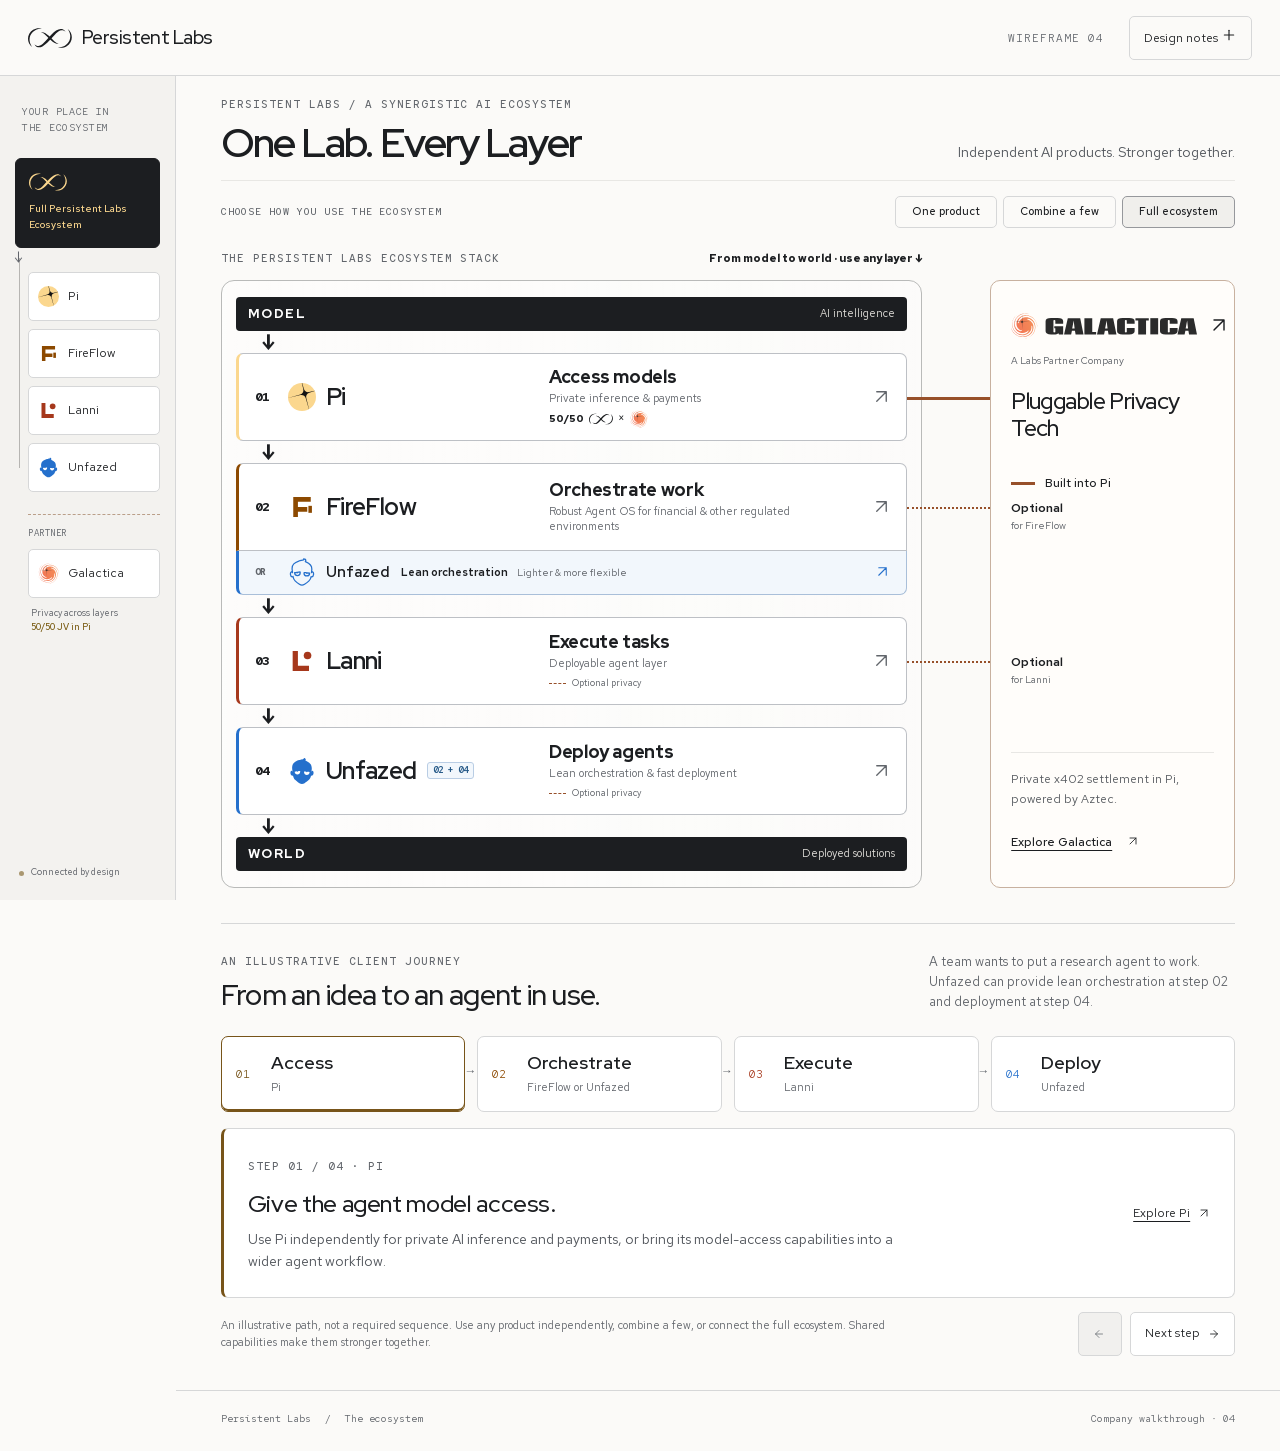
<file: index.html>
<!doctype html><html lang="en"><head><meta charset="utf-8"><meta name="viewport" content="width=device-width, initial-scale=1"><meta name="robots" content="noindex,nofollow"><meta name="color-scheme" content="light"><title>The ecosystem · Persistent Labs wireframe</title><link rel="preload" href="assets/fonts/red-hat-display-latin-variable.woff2" as="font" type="font/woff2" crossorigin><link rel="preload" href="assets/fonts/red-hat-text-latin-variable.woff2" as="font" type="font/woff2" crossorigin><link rel="stylesheet" href="site.css?v=3b632a0d47"><script src="app.js?v=ad7107fde1" defer></script></head>
    <body data-page="home"><a class="skip-link" href="#main">Skip to content</a><header class="topbar"><a class="company-logo" href="index.html" aria-label="Persistent Labs home"><svg class="pl-mark" aria-hidden="true" focusable="false" xmlns="http://www.w3.org/2000/svg" viewBox="0 0 47 21"><g fill="currentColor"><path d="M4.39736 20.0548C-1.94875 15.1978 -1.28266 5.82736 5.46964 1.67684C7.69121 0.311941 10.3883 -0.250189 12.9525 0.103068C13.5801 0.187772 14.1971 0.321567 14.7929 0.514077C13.5637 0.550654 12.348 0.665198 11.1622 0.944338C5.41959 2.16197 1.02265 7.51087 1.75419 13.4594C2.0006 15.8254 3.0623 18.0807 4.39736 20.0548Z"/><path d="M6.89844 17.0713C8.09585 18.1677 9.59743 19.1658 11.2184 19.0407C13.516 18.8578 15.5268 16.9106 17.1217 15.3609C21.6274 11.0842 30.0478 -1.45781 37.0571 1.18921C38.3604 1.68974 39.4144 2.73892 40.1074 3.88436C39.4086 3.34629 38.6781 2.87753 37.9138 2.58106C35.9617 1.79466 34.0819 2.46171 32.4552 3.60137C30.7678 4.78819 29.349 6.25705 27.9042 7.80002C25.5565 10.3315 23.3311 13.0017 20.8256 15.4379C19.195 17.0078 17.4519 18.5306 15.4045 19.5682C11.948 21.3479 8.72344 20.6193 6.8994 17.0713H6.89844Z"/><path d="M13.8281 4.46155C16.8525 3.89076 19.742 6.03917 21.8962 7.90364C24.0543 9.79986 25.9832 12.0224 28.0777 13.91C29.4706 15.142 30.949 16.2624 32.8857 16.686C29.8296 17.2548 26.9853 15.1719 24.7945 13.2891C22.6287 11.3967 20.7036 9.16554 18.6187 7.2645C17.2115 5.99971 15.7359 4.87833 13.8281 4.46155Z"/><path d="M42.4229 0.945841C48.769 5.80288 48.1029 15.1733 41.3506 19.3238C39.13 20.6887 36.4329 21.2509 33.8677 20.8967C33.2402 20.812 32.6232 20.6782 32.0273 20.4857C33.2565 20.4491 34.4722 20.3345 35.6581 20.0554C41.4016 18.8387 45.7986 13.4898 45.067 7.54125C44.8206 5.17529 43.7589 2.92004 42.4239 0.945841H42.4229Z"/></g></svg>
<span>Persistent Labs</span></a><div class="review-controls"><button class="map-toggle" type="button" aria-expanded="false" aria-controls="mobile-map">Ecosystem <svg class="ui-icon" xmlns="http://www.w3.org/2000/svg" viewBox="0 0 24 24" width="16" height="16" fill="none" stroke="currentColor" stroke-width="1.7" stroke-linecap="round" stroke-linejoin="round" aria-hidden="true" focusable="false"><path d="M5 12h14"/><path class="icon-vertical" d="M12 5v14"/></svg></button><span class="version">Wireframe 04</span><button class="notes-toggle" type="button" aria-pressed="false">Design notes <svg class="ui-icon" xmlns="http://www.w3.org/2000/svg" viewBox="0 0 24 24" width="16" height="16" fill="none" stroke="currentColor" stroke-width="1.7" stroke-linecap="round" stroke-linejoin="round" aria-hidden="true" focusable="false"><path d="M5 12h14"/><path class="icon-vertical" d="M12 5v14"/></svg></button></div></header>
    <aside class="rail"><nav aria-label="Ecosystem map"><p class="rail-caption">Your place in<br>the ecosystem</p>
    <a class="map-home" href="index.html" aria-label="Full Persistent Labs Ecosystem" title="Full Persistent Labs Ecosystem" aria-current="page"><svg class="pl-mark" aria-hidden="true" focusable="false" xmlns="http://www.w3.org/2000/svg" viewBox="0 0 47 21"><g fill="currentColor"><path d="M4.39736 20.0548C-1.94875 15.1978 -1.28266 5.82736 5.46964 1.67684C7.69121 0.311941 10.3883 -0.250189 12.9525 0.103068C13.5801 0.187772 14.1971 0.321567 14.7929 0.514077C13.5637 0.550654 12.348 0.665198 11.1622 0.944338C5.41959 2.16197 1.02265 7.51087 1.75419 13.4594C2.0006 15.8254 3.0623 18.0807 4.39736 20.0548Z"/><path d="M6.89844 17.0713C8.09585 18.1677 9.59743 19.1658 11.2184 19.0407C13.516 18.8578 15.5268 16.9106 17.1217 15.3609C21.6274 11.0842 30.0478 -1.45781 37.0571 1.18921C38.3604 1.68974 39.4144 2.73892 40.1074 3.88436C39.4086 3.34629 38.6781 2.87753 37.9138 2.58106C35.9617 1.79466 34.0819 2.46171 32.4552 3.60137C30.7678 4.78819 29.349 6.25705 27.9042 7.80002C25.5565 10.3315 23.3311 13.0017 20.8256 15.4379C19.195 17.0078 17.4519 18.5306 15.4045 19.5682C11.948 21.3479 8.72344 20.6193 6.8994 17.0713H6.89844Z"/><path d="M13.8281 4.46155C16.8525 3.89076 19.742 6.03917 21.8962 7.90364C24.0543 9.79986 25.9832 12.0224 28.0777 13.91C29.4706 15.142 30.949 16.2624 32.8857 16.686C29.8296 17.2548 26.9853 15.1719 24.7945 13.2891C22.6287 11.3967 20.7036 9.16554 18.6187 7.2645C17.2115 5.99971 15.7359 4.87833 13.8281 4.46155Z"/><path d="M42.4229 0.945841C48.769 5.80288 48.1029 15.1733 41.3506 19.3238C39.13 20.6887 36.4329 21.2509 33.8677 20.8967C33.2402 20.812 32.6232 20.6782 32.0273 20.4857C33.2565 20.4491 34.4722 20.3345 35.6581 20.0554C41.4016 18.8387 45.7986 13.4898 45.067 7.54125C44.8206 5.17529 43.7589 2.92004 42.4239 0.945841H42.4229Z"/></g></svg>
<span>Full Persistent Labs<br>Ecosystem</span></a>
    <div class="mini-stack"><div class="mini-axis" aria-hidden="true">↓</div><a class="map-node pi" href="pi.html" aria-label="Pi — Private inference & payments" title="Pi — Private inference & payments"><img class="mark" src="assets/pi-symbol.svg" width="38" height="38" alt="" aria-hidden="true" decoding="async"><span>Pi</span><i aria-hidden="true"></i></a><a class="map-node fireflow" href="fireflow.html" aria-label="FireFlow — Agent OS" title="FireFlow — Agent OS"><svg class="mark" aria-hidden="true" focusable="false" xmlns="http://www.w3.org/2000/svg" viewBox="0 0 96 96" fill="currentColor"><path d="M18 14h60v16H34v18h32v16H34v18H18z"/><path d="M70 44h12v24H70z"/></svg>
<span>FireFlow</span><i aria-hidden="true"></i></a><a class="map-node lanni" href="lanni.html" aria-label="Lanni — Deployable agent layer" title="Lanni — Deployable agent layer"><svg class="mark" aria-hidden="true" focusable="false" xmlns="http://www.w3.org/2000/svg" viewBox="0 0 96 96" fill="currentColor"><path d="M16 14h18v50h38v18H16z"/><circle cx="67" cy="29" r="13"/></svg>
<span>Lanni</span><i aria-hidden="true"></i></a><a class="map-node unfazed" href="unfazed.html" aria-label="Unfazed — Lean orchestration & deployment" title="Unfazed — Lean orchestration & deployment"><svg class="mark" aria-hidden="true" focusable="false" xmlns="http://www.w3.org/2000/svg" viewBox="0 0 1024 1024">
  
  <g transform="matrix(13.381 0 0 13.381 3.82495 24.9614)">
    <path class="mark" d="M51.151 47.186c-4.211 0-7.624-3.413-7.624-7.624 0-.591.074-1.165.201-1.717 2.017.124 4.029.265 6.034.435-.019.091-.029.185-.029.282 0 .783.635 1.417 1.417 1.417.783 0 1.418-.634 1.418-1.417 0-.008-.002-.016-.003-.024 2.071.198 4.135.417 6.191.663.006.12.018.239.018.361 0 4.211-3.413 7.624-7.623 7.624ZM25.454 46.013c-4.211 0-7.624-3.413-7.624-7.624 0-.041.006-.081.006-.121 1.992-.321 3.991-.623 5.999-.901 0 .008-.002.014-.002.022 0 .783.634 1.417 1.417 1.417s1.417-.634 1.417-1.417c0-.136-.025-.265-.061-.389 2.049-.262 4.106-.501 6.17-.719.192.67.301 1.376.301 2.108 0 4.211-3.413 7.624-7.623 7.624ZM66.95 36.039c-1.069-.15-2.16.685-3.006 2.119l.727-7.239c.467-4.654-1.146-10.792-3.585-13.64-2.44-2.848-7.947-6.699-12.239-8.558l-1.725-.748c.767-.785 1.219-1.745 1.219-2.786 0-2.646-2.2-4.386-5.902-4.386 3.18 3.18-7.108 3.566-12.417 5.525-6.772 2.499-10.095 3.588-14.46 7.953s-4.97 11.977-4.405 16.62l.891 7.326c-.851-1.473-1.959-2.339-3.044-2.186-1.902.267-3.013 3.557-2.48 7.348.532 3.79 3.498 6.507 5.401 6.24.661-.093 1.103-.541 1.381-1.237.763 4.487 3.27 9.821 5.802 12.212 2.696 2.546 8.01 6.78 11.809 9.409 3.799 2.63 10.084 2.647 13.967.039l.116-.078c3.883-2.609 9.331-6.825 12.107-9.37 2.534-2.323 4.96-7.428 5.721-11.84.278.48.668.79 1.202.865 1.903.267 4.868-2.45 5.401-6.24.533-3.791-.578-7.081-2.481-7.348Z"/>
  </g>
</svg>
<span>Unfazed</span><i aria-hidden="true"></i></a></div>
    <div class="mini-partner"><span class="partner-kicker">Partner</span><a class="map-node galactica" href="galactica.html" title="Galactica — partner company" aria-label="Galactica — partner company"><img class="mark" src="assets/galactica-symbol.svg" width="38" height="38" alt="" aria-hidden="true" decoding="async"><span>Galactica</span><i aria-hidden="true"></i></a><small>Privacy across layers<br><b>50/50 JV in Pi</b></small></div>
    </nav><div class="rail-bottom"><span class="rail-dot"></span><span>Connected by design</span></div></aside><div id="mobile-map" class="mobile-map" hidden><div class="mobile-location"><span>You are here: <b>Full ecosystem</b></span></div><nav class="mobile-nodes" aria-label="Mobile ecosystem map"><a class="mobile-node home" href="index.html" aria-label="Full Persistent Labs Ecosystem" aria-current="page"><svg class="pl-mark" aria-hidden="true" focusable="false" xmlns="http://www.w3.org/2000/svg" viewBox="0 0 47 21"><g fill="currentColor"><path d="M4.39736 20.0548C-1.94875 15.1978 -1.28266 5.82736 5.46964 1.67684C7.69121 0.311941 10.3883 -0.250189 12.9525 0.103068C13.5801 0.187772 14.1971 0.321567 14.7929 0.514077C13.5637 0.550654 12.348 0.665198 11.1622 0.944338C5.41959 2.16197 1.02265 7.51087 1.75419 13.4594C2.0006 15.8254 3.0623 18.0807 4.39736 20.0548Z"/><path d="M6.89844 17.0713C8.09585 18.1677 9.59743 19.1658 11.2184 19.0407C13.516 18.8578 15.5268 16.9106 17.1217 15.3609C21.6274 11.0842 30.0478 -1.45781 37.0571 1.18921C38.3604 1.68974 39.4144 2.73892 40.1074 3.88436C39.4086 3.34629 38.6781 2.87753 37.9138 2.58106C35.9617 1.79466 34.0819 2.46171 32.4552 3.60137C30.7678 4.78819 29.349 6.25705 27.9042 7.80002C25.5565 10.3315 23.3311 13.0017 20.8256 15.4379C19.195 17.0078 17.4519 18.5306 15.4045 19.5682C11.948 21.3479 8.72344 20.6193 6.8994 17.0713H6.89844Z"/><path d="M13.8281 4.46155C16.8525 3.89076 19.742 6.03917 21.8962 7.90364C24.0543 9.79986 25.9832 12.0224 28.0777 13.91C29.4706 15.142 30.949 16.2624 32.8857 16.686C29.8296 17.2548 26.9853 15.1719 24.7945 13.2891C22.6287 11.3967 20.7036 9.16554 18.6187 7.2645C17.2115 5.99971 15.7359 4.87833 13.8281 4.46155Z"/><path d="M42.4229 0.945841C48.769 5.80288 48.1029 15.1733 41.3506 19.3238C39.13 20.6887 36.4329 21.2509 33.8677 20.8967C33.2402 20.812 32.6232 20.6782 32.0273 20.4857C33.2565 20.4491 34.4722 20.3345 35.6581 20.0554C41.4016 18.8387 45.7986 13.4898 45.067 7.54125C44.8206 5.17529 43.7589 2.92004 42.4239 0.945841H42.4229Z"/></g></svg>
<span>Home</span></a><a class="mobile-node pi" href="pi.html" aria-label="Pi — Access"><img class="mark" src="assets/pi-symbol.svg" width="38" height="38" alt="" aria-hidden="true" decoding="async"><span>Pi</span></a><a class="mobile-node fireflow" href="fireflow.html" aria-label="FireFlow — Orchestrate"><svg class="mark" aria-hidden="true" focusable="false" xmlns="http://www.w3.org/2000/svg" viewBox="0 0 96 96" fill="currentColor"><path d="M18 14h60v16H34v18h32v16H34v18H18z"/><path d="M70 44h12v24H70z"/></svg>
<span>FireFlow</span></a><a class="mobile-node lanni" href="lanni.html" aria-label="Lanni — Execute"><svg class="mark" aria-hidden="true" focusable="false" xmlns="http://www.w3.org/2000/svg" viewBox="0 0 96 96" fill="currentColor"><path d="M16 14h18v50h38v18H16z"/><circle cx="67" cy="29" r="13"/></svg>
<span>Lanni</span></a><a class="mobile-node unfazed" href="unfazed.html" aria-label="Unfazed — Deploy"><svg class="mark" aria-hidden="true" focusable="false" xmlns="http://www.w3.org/2000/svg" viewBox="0 0 1024 1024">
  
  <g transform="matrix(13.381 0 0 13.381 3.82495 24.9614)">
    <path class="mark" d="M51.151 47.186c-4.211 0-7.624-3.413-7.624-7.624 0-.591.074-1.165.201-1.717 2.017.124 4.029.265 6.034.435-.019.091-.029.185-.029.282 0 .783.635 1.417 1.417 1.417.783 0 1.418-.634 1.418-1.417 0-.008-.002-.016-.003-.024 2.071.198 4.135.417 6.191.663.006.12.018.239.018.361 0 4.211-3.413 7.624-7.623 7.624ZM25.454 46.013c-4.211 0-7.624-3.413-7.624-7.624 0-.041.006-.081.006-.121 1.992-.321 3.991-.623 5.999-.901 0 .008-.002.014-.002.022 0 .783.634 1.417 1.417 1.417s1.417-.634 1.417-1.417c0-.136-.025-.265-.061-.389 2.049-.262 4.106-.501 6.17-.719.192.67.301 1.376.301 2.108 0 4.211-3.413 7.624-7.623 7.624ZM66.95 36.039c-1.069-.15-2.16.685-3.006 2.119l.727-7.239c.467-4.654-1.146-10.792-3.585-13.64-2.44-2.848-7.947-6.699-12.239-8.558l-1.725-.748c.767-.785 1.219-1.745 1.219-2.786 0-2.646-2.2-4.386-5.902-4.386 3.18 3.18-7.108 3.566-12.417 5.525-6.772 2.499-10.095 3.588-14.46 7.953s-4.97 11.977-4.405 16.62l.891 7.326c-.851-1.473-1.959-2.339-3.044-2.186-1.902.267-3.013 3.557-2.48 7.348.532 3.79 3.498 6.507 5.401 6.24.661-.093 1.103-.541 1.381-1.237.763 4.487 3.27 9.821 5.802 12.212 2.696 2.546 8.01 6.78 11.809 9.409 3.799 2.63 10.084 2.647 13.967.039l.116-.078c3.883-2.609 9.331-6.825 12.107-9.37 2.534-2.323 4.96-7.428 5.721-11.84.278.48.668.79 1.202.865 1.903.267 4.868-2.45 5.401-6.24.533-3.791-.578-7.081-2.481-7.348Z"/>
  </g>
</svg>
<span>Unfazed</span></a><a class="mobile-node galactica" href="galactica.html" aria-label="Galactica — separate partner"><img class="mark" src="assets/galactica-symbol.svg" width="38" height="38" alt="" aria-hidden="true" decoding="async"><span>Galactica</span></a></nav><div id="map-details" class="map-details"><nav aria-label="Ecosystem roles"><a class="pi" href="pi.html"><b>01 · Access</b><span>Pi — Private inference & payments</span></a><a class="fireflow" href="fireflow.html"><b>02 · Orchestrate</b><span>FireFlow — Agent OS</span></a><a class="lanni" href="lanni.html"><b>03 · Execute</b><span>Lanni — Deployable agent layer</span></a><a class="unfazed" href="unfazed.html"><b>04 · Deploy</b><span>Unfazed — Lean orchestration & deployment</span></a></nav><a href="galactica.html" class="mobile-partner-detail"><b>Galactica · separate partner</b><span>Optional privacy across the stack. Built into Pi, a 50/50 joint venture with Persistent Labs.</span></a><button class="notes-toggle" type="button" aria-pressed="false">Design notes <svg class="ui-icon" xmlns="http://www.w3.org/2000/svg" viewBox="0 0 24 24" width="16" height="16" fill="none" stroke="currentColor" stroke-width="1.7" stroke-linecap="round" stroke-linejoin="round" aria-hidden="true" focusable="false"><path d="M5 12h14"/><path class="icon-vertical" d="M12 5v14"/></svg></button></div></div><div class="page-shell"><main id="main" tabindex="-1"><section class="home-intro"><div><p class="eyebrow">Persistent Labs / A synergistic AI ecosystem</p><h1>One Lab. Every Layer</h1></div><div class="intro-copy"><p>Independent AI products. Stronger together.</p></div></section>
    <section class="stack-selector" aria-label="Example product combinations"><div class="selector-top"><span class="eyebrow">Choose how you use the ecosystem</span><div class="preset-buttons" role="group" aria-label="Stack combinations"><button type="button" data-preset="access" aria-pressed="false" title="Example: Pi on its own">One product</button><button type="button" data-preset="agents" aria-pressed="false" title="Example: FireFlow and Lanni together">Combine a few</button><button type="button" data-preset="full" aria-pressed="true" title="Example: all four products together">Full ecosystem</button></div></div><p class="selection-summary" role="status" aria-live="polite"></p></section>
    <section class="ecosystem" aria-label="From model to world: Pi, FireFlow, Lanni, Unfazed. Four independent products: use one, combine selected products, or use the full ecosystem. Their shared capabilities work together. At layer 02, choose FireFlow or lighter Unfazed orchestration. Unfazed also remains at layer 04 for deployment. Galactica is a separate privacy partner.">
    <div class="stack-heading"><span class="eyebrow">The Persistent Labs Ecosystem Stack</span><span class="axis-label">From model to world · use any layer ↓</span></div>
    <div class="stack-frame"><div class="flow-boundary flow-source"><strong>MODEL</strong><span>AI intelligence</span></div><div class="stack-layer pi-layer"><a class="stack-block pi is-selected" data-layer="pi" href="pi.html" aria-label="Explore Pi — Access — Private inference &amp; payments — Privacy built in — 50/50 joint venture: Persistent Labs and Galactica"><span class="block-number">01</span><div class="block-brand"><img class="mark" src="assets/pi-symbol.svg" width="38" height="38" alt="" aria-hidden="true" decoding="async"><strong>Pi</strong></div><div class="block-purpose"><strong>Access<span class="stage-object"> models</span></strong><span>Private inference &amp; payments</span></div><span class="pi-joint-venture" aria-label="50/50 joint venture: Persistent Labs and Galactica" title="50/50 Persistent Labs × Galactica"><strong>50/50</strong><svg class="ownership-labs" aria-hidden="true" focusable="false" xmlns="http://www.w3.org/2000/svg" viewBox="0 0 47 21"><g fill="currentColor"><path d="M4.39736 20.0548C-1.94875 15.1978 -1.28266 5.82736 5.46964 1.67684C7.69121 0.311941 10.3883 -0.250189 12.9525 0.103068C13.5801 0.187772 14.1971 0.321567 14.7929 0.514077C13.5637 0.550654 12.348 0.665198 11.1622 0.944338C5.41959 2.16197 1.02265 7.51087 1.75419 13.4594C2.0006 15.8254 3.0623 18.0807 4.39736 20.0548Z"/><path d="M6.89844 17.0713C8.09585 18.1677 9.59743 19.1658 11.2184 19.0407C13.516 18.8578 15.5268 16.9106 17.1217 15.3609C21.6274 11.0842 30.0478 -1.45781 37.0571 1.18921C38.3604 1.68974 39.4144 2.73892 40.1074 3.88436C39.4086 3.34629 38.6781 2.87753 37.9138 2.58106C35.9617 1.79466 34.0819 2.46171 32.4552 3.60137C30.7678 4.78819 29.349 6.25705 27.9042 7.80002C25.5565 10.3315 23.3311 13.0017 20.8256 15.4379C19.195 17.0078 17.4519 18.5306 15.4045 19.5682C11.948 21.3479 8.72344 20.6193 6.8994 17.0713H6.89844Z"/><path d="M13.8281 4.46155C16.8525 3.89076 19.742 6.03917 21.8962 7.90364C24.0543 9.79986 25.9832 12.0224 28.0777 13.91C29.4706 15.142 30.949 16.2624 32.8857 16.686C29.8296 17.2548 26.9853 15.1719 24.7945 13.2891C22.6287 11.3967 20.7036 9.16554 18.6187 7.2645C17.2115 5.99971 15.7359 4.87833 13.8281 4.46155Z"/><path d="M42.4229 0.945841C48.769 5.80288 48.1029 15.1733 41.3506 19.3238C39.13 20.6887 36.4329 21.2509 33.8677 20.8967C33.2402 20.812 32.6232 20.6782 32.0273 20.4857C33.2565 20.4491 34.4722 20.3345 35.6581 20.0554C41.4016 18.8387 45.7986 13.4898 45.067 7.54125C44.8206 5.17529 43.7589 2.92004 42.4239 0.945841H42.4229Z"/></g></svg>
<span aria-hidden="true">×</span><img class="ownership-galactica" src="assets/galactica-symbol.svg" width="38" height="38" alt="" aria-hidden="true" decoding="async"></span><span class="block-arrow" aria-hidden="true"><svg class="ui-icon" xmlns="http://www.w3.org/2000/svg" viewBox="0 0 24 24" width="16" height="16" fill="none" stroke="currentColor" stroke-width="1.7" stroke-linecap="round" stroke-linejoin="round" aria-hidden="true" focusable="false"><path d="M6 18 18 6M6 6h12v12"/></svg></span><span class="selection-label">Included</span></a></div><div class="stack-layer fireflow-layer"><a class="stack-block fireflow is-selected" data-layer="fireflow" href="fireflow.html" aria-label="Explore FireFlow — Orchestrate — Robust Agent OS for financial &amp; other regulated environments"><span class="block-number">02</span><div class="block-brand"><svg class="mark" aria-hidden="true" focusable="false" xmlns="http://www.w3.org/2000/svg" viewBox="0 0 96 96" fill="currentColor"><path d="M18 14h60v16H34v18h32v16H34v18H18z"/><path d="M70 44h12v24H70z"/></svg>
<strong>FireFlow</strong></div><div class="block-purpose"><strong>Orchestrate<span class="stage-object"> work</span></strong><span>Robust Agent OS for financial &amp; other regulated environments</span></div><span class="block-privacy">Optional privacy</span><span class="block-arrow" aria-hidden="true"><svg class="ui-icon" xmlns="http://www.w3.org/2000/svg" viewBox="0 0 24 24" width="16" height="16" fill="none" stroke="currentColor" stroke-width="1.7" stroke-linecap="round" stroke-linejoin="round" aria-hidden="true" focusable="false"><path d="M6 18 18 6M6 6h12v12"/></svg></span><span class="selection-label">Included</span></a><a class="orchestration-alternative unfazed" href="unfazed.html" aria-label="Explore Unfazed: a lighter, more flexible orchestration alternative to FireFlow at layer 02"><span class="alternative-or">OR</span><span class="alternative-brand"><svg class="mark" aria-hidden="true" focusable="false" xmlns="http://www.w3.org/2000/svg" viewBox="0 0 1024 1024">
  
  <g transform="matrix(13.381 0 0 13.381 3.82495 24.9614)">
    <path class="mark" d="M51.151 47.186c-4.211 0-7.624-3.413-7.624-7.624 0-.591.074-1.165.201-1.717 2.017.124 4.029.265 6.034.435-.019.091-.029.185-.029.282 0 .783.635 1.417 1.417 1.417.783 0 1.418-.634 1.418-1.417 0-.008-.002-.016-.003-.024 2.071.198 4.135.417 6.191.663.006.12.018.239.018.361 0 4.211-3.413 7.624-7.623 7.624ZM25.454 46.013c-4.211 0-7.624-3.413-7.624-7.624 0-.041.006-.081.006-.121 1.992-.321 3.991-.623 5.999-.901 0 .008-.002.014-.002.022 0 .783.634 1.417 1.417 1.417s1.417-.634 1.417-1.417c0-.136-.025-.265-.061-.389 2.049-.262 4.106-.501 6.17-.719.192.67.301 1.376.301 2.108 0 4.211-3.413 7.624-7.623 7.624ZM66.95 36.039c-1.069-.15-2.16.685-3.006 2.119l.727-7.239c.467-4.654-1.146-10.792-3.585-13.64-2.44-2.848-7.947-6.699-12.239-8.558l-1.725-.748c.767-.785 1.219-1.745 1.219-2.786 0-2.646-2.2-4.386-5.902-4.386 3.18 3.18-7.108 3.566-12.417 5.525-6.772 2.499-10.095 3.588-14.46 7.953s-4.97 11.977-4.405 16.62l.891 7.326c-.851-1.473-1.959-2.339-3.044-2.186-1.902.267-3.013 3.557-2.48 7.348.532 3.79 3.498 6.507 5.401 6.24.661-.093 1.103-.541 1.381-1.237.763 4.487 3.27 9.821 5.802 12.212 2.696 2.546 8.01 6.78 11.809 9.409 3.799 2.63 10.084 2.647 13.967.039l.116-.078c3.883-2.609 9.331-6.825 12.107-9.37 2.534-2.323 4.96-7.428 5.721-11.84.278.48.668.79 1.202.865 1.903.267 4.868-2.45 5.401-6.24.533-3.791-.578-7.081-2.481-7.348Z"/>
  </g>
</svg>
<strong>Unfazed</strong></span><span class="alternative-description"><b><span class="alternative-or-inline">OR </span>Lean orchestration</b><small>Lighter &amp; more flexible</small></span><span class="alternative-arrow"><svg class="ui-icon" xmlns="http://www.w3.org/2000/svg" viewBox="0 0 24 24" width="16" height="16" fill="none" stroke="currentColor" stroke-width="1.7" stroke-linecap="round" stroke-linejoin="round" aria-hidden="true" focusable="false"><path d="M6 18 18 6M6 6h12v12"/></svg></span></a></div><div class="stack-layer lanni-layer"><a class="stack-block lanni is-selected" data-layer="lanni" href="lanni.html" aria-label="Explore Lanni — Execute — Deployable agent layer"><span class="block-number">03</span><div class="block-brand"><svg class="mark" aria-hidden="true" focusable="false" xmlns="http://www.w3.org/2000/svg" viewBox="0 0 96 96" fill="currentColor"><path d="M16 14h18v50h38v18H16z"/><circle cx="67" cy="29" r="13"/></svg>
<strong>Lanni</strong></div><div class="block-purpose"><strong>Execute<span class="stage-object"> tasks</span></strong><span>Deployable agent layer</span></div><span class="block-privacy">Optional privacy</span><span class="block-arrow" aria-hidden="true"><svg class="ui-icon" xmlns="http://www.w3.org/2000/svg" viewBox="0 0 24 24" width="16" height="16" fill="none" stroke="currentColor" stroke-width="1.7" stroke-linecap="round" stroke-linejoin="round" aria-hidden="true" focusable="false"><path d="M6 18 18 6M6 6h12v12"/></svg></span><span class="selection-label">Included</span></a></div><div class="stack-layer unfazed-layer"><a class="stack-block unfazed is-selected" data-layer="unfazed" href="unfazed.html" aria-label="Explore Unfazed — Deploy — Lean orchestration &amp; fast deployment"><span class="block-number">04</span><div class="block-brand"><svg class="mark" aria-hidden="true" focusable="false" xmlns="http://www.w3.org/2000/svg" viewBox="0 0 1024 1024">
  
  <g transform="matrix(13.381 0 0 13.381 3.82495 24.9614)">
    <path class="mark" d="M51.151 47.186c-4.211 0-7.624-3.413-7.624-7.624 0-.591.074-1.165.201-1.717 2.017.124 4.029.265 6.034.435-.019.091-.029.185-.029.282 0 .783.635 1.417 1.417 1.417.783 0 1.418-.634 1.418-1.417 0-.008-.002-.016-.003-.024 2.071.198 4.135.417 6.191.663.006.12.018.239.018.361 0 4.211-3.413 7.624-7.623 7.624ZM25.454 46.013c-4.211 0-7.624-3.413-7.624-7.624 0-.041.006-.081.006-.121 1.992-.321 3.991-.623 5.999-.901 0 .008-.002.014-.002.022 0 .783.634 1.417 1.417 1.417s1.417-.634 1.417-1.417c0-.136-.025-.265-.061-.389 2.049-.262 4.106-.501 6.17-.719.192.67.301 1.376.301 2.108 0 4.211-3.413 7.624-7.623 7.624ZM66.95 36.039c-1.069-.15-2.16.685-3.006 2.119l.727-7.239c.467-4.654-1.146-10.792-3.585-13.64-2.44-2.848-7.947-6.699-12.239-8.558l-1.725-.748c.767-.785 1.219-1.745 1.219-2.786 0-2.646-2.2-4.386-5.902-4.386 3.18 3.18-7.108 3.566-12.417 5.525-6.772 2.499-10.095 3.588-14.46 7.953s-4.97 11.977-4.405 16.62l.891 7.326c-.851-1.473-1.959-2.339-3.044-2.186-1.902.267-3.013 3.557-2.48 7.348.532 3.79 3.498 6.507 5.401 6.24.661-.093 1.103-.541 1.381-1.237.763 4.487 3.27 9.821 5.802 12.212 2.696 2.546 8.01 6.78 11.809 9.409 3.799 2.63 10.084 2.647 13.967.039l.116-.078c3.883-2.609 9.331-6.825 12.107-9.37 2.534-2.323 4.96-7.428 5.721-11.84.278.48.668.79 1.202.865 1.903.267 4.868-2.45 5.401-6.24.533-3.791-.578-7.081-2.481-7.348Z"/>
  </g>
</svg>
<strong>Unfazed</strong><span class="dual-role" aria-label="Unfazed also offers orchestration at layer 02">02 + 04</span></div><div class="block-purpose"><strong>Deploy<span class="stage-object"> agents</span></strong><span>Lean orchestration &amp; fast deployment</span></div><span class="block-privacy">Optional privacy</span><span class="block-arrow" aria-hidden="true"><svg class="ui-icon" xmlns="http://www.w3.org/2000/svg" viewBox="0 0 24 24" width="16" height="16" fill="none" stroke="currentColor" stroke-width="1.7" stroke-linecap="round" stroke-linejoin="round" aria-hidden="true" focusable="false"><path d="M6 18 18 6M6 6h12v12"/></svg></span><span class="selection-label">Included</span></a></div><div class="flow-boundary flow-destination"><strong>WORLD</strong><span>Deployed solutions</span></div></div>
    <div class="partner-column"><article class="partner-block"><a href="galactica.html" class="partner-title" aria-label="Explore Galactica partner company"><img class="gal-mark" src="assets/galactica-original.svg" width="269" height="38" alt="Galactica" decoding="async"><span class="mobile-partner-brand"><img class="mark" src="assets/galactica-symbol.svg" width="38" height="38" alt="" aria-hidden="true" decoding="async"><strong>Galactica</strong></span><span class="partner-arrow" aria-hidden="true"><svg class="ui-icon" xmlns="http://www.w3.org/2000/svg" viewBox="0 0 24 24" width="16" height="16" fill="none" stroke="currentColor" stroke-width="1.7" stroke-linecap="round" stroke-linejoin="round" aria-hidden="true" focusable="false"><path d="M6 18 18 6M6 6h12v12"/></svg></span></a><p class="partner-endorsement">A Labs Partner Company</p><h2>Pluggable Privacy Tech</h2><div class="relationship inherent"><span class="line-sample" aria-hidden="true"></span><span><b>Built into Pi</b></span></div><div class="partner-option partner-option-fireflow"><b>Optional</b><small>for FireFlow</small></div><div class="partner-option partner-option-lanni"><b>Optional</b><small>for Lanni</small></div><p class="settlement"><span class="desktop-copy">Private x402 settlement in Pi, powered by Aztec.</span><span class="mobile-copy">Pi settlement<br>Private x402 · Aztec</span></p><a href="galactica.html" class="text-link"><span class="desktop-copy">Explore Galactica</span><span class="mobile-copy">Explore</span> <span aria-hidden="true"><svg class="ui-icon" xmlns="http://www.w3.org/2000/svg" viewBox="0 0 24 24" width="16" height="16" fill="none" stroke="currentColor" stroke-width="1.7" stroke-linecap="round" stroke-linejoin="round" aria-hidden="true" focusable="false"><path d="M6 18 18 6M6 6h12v12"/></svg></span></a></article></div>
    </section><section class="journey" aria-labelledby="journey-title"><div class="journey-intro"><div><p class="eyebrow">An illustrative client journey</p><h2 id="journey-title">From an idea to an agent in use.</h2></div><p>A team wants to put a research agent to work. Unfazed can provide lean orchestration at step 02 and deployment at step 04.</p></div><div class="journey-steps" role="group" aria-label="Walk through the stack"><button type="button" class="journey-step pi" data-step="0" aria-pressed="true" aria-controls="journey-detail"><span>01</span><strong>Access</strong><small>Pi</small></button><button type="button" class="journey-step fireflow" data-step="1" aria-pressed="false" aria-controls="journey-detail"><span>02</span><strong>Orchestrate</strong><small>FireFlow or Unfazed</small></button><button type="button" class="journey-step lanni" data-step="2" aria-pressed="false" aria-controls="journey-detail"><span>03</span><strong>Execute</strong><small>Lanni</small></button><button type="button" class="journey-step unfazed" data-step="3" aria-pressed="false" aria-controls="journey-detail"><span>04</span><strong>Deploy</strong><small>Unfazed</small></button></div><div id="journey-detail" class="journey-detail pi" aria-live="polite" aria-atomic="true"><div><span class="journey-count eyebrow">Step 01 / 04 · Pi</span><h3 class="journey-title">Give the agent model access.</h3><p class="journey-copy">Use Pi independently for private AI inference and payments, or bring its model-access capabilities into a wider agent workflow.</p></div><div class="journey-links"><a class="journey-link" href="pi.html"><span class="journey-link-label">Explore Pi</span> <svg class="ui-icon" xmlns="http://www.w3.org/2000/svg" viewBox="0 0 24 24" width="16" height="16" fill="none" stroke="currentColor" stroke-width="1.7" stroke-linecap="round" stroke-linejoin="round" aria-hidden="true" focusable="false"><path d="M6 18 18 6M6 6h12v12"/></svg></a><a class="journey-link journey-alternative-link" href="unfazed.html" hidden><span class="journey-link-label">Explore Unfazed</span> <svg class="ui-icon" xmlns="http://www.w3.org/2000/svg" viewBox="0 0 24 24" width="16" height="16" fill="none" stroke="currentColor" stroke-width="1.7" stroke-linecap="round" stroke-linejoin="round" aria-hidden="true" focusable="false"><path d="M6 18 18 6M6 6h12v12"/></svg></a></div></div><div class="journey-footer"><p>An illustrative path, not a required sequence. Use any product independently, combine a few, or connect the full ecosystem. Shared capabilities make them stronger together.</p><div><button type="button" class="journey-prev" disabled aria-label="Previous journey step"><svg class="ui-icon" xmlns="http://www.w3.org/2000/svg" viewBox="0 0 24 24" width="16" height="16" fill="none" stroke="currentColor" stroke-width="1.7" stroke-linecap="round" stroke-linejoin="round" aria-hidden="true" focusable="false"><path d="M19 12H5m7-7-7 7 7 7"/></svg></button><button type="button" class="journey-next" aria-label="Next journey step"><span class="journey-next-label">Next step</span> <svg class="ui-icon" xmlns="http://www.w3.org/2000/svg" viewBox="0 0 24 24" width="16" height="16" fill="none" stroke="currentColor" stroke-width="1.7" stroke-linecap="round" stroke-linejoin="round" aria-hidden="true" focusable="false"><path d="M5 12h14m-7-7 7 7-7 7"/></svg></button></div></div></section><aside class="review-notes" hidden><span class="eyebrow">Design note</span><p>Read the stack from model to world, top to bottom on every screen: Pi → FireFlow → Lanni → Unfazed. Layer 02 offers FireFlow or the attached Unfazed alternative for lighter orchestration; Unfazed also retains the final deployment role at layer 04. This is a choice within one stage, not a fifth sequential layer. Bold stage labels and downward arrows explain the offering; every product can be adopted independently, in selected combinations, or as a full ecosystem. The products share and build on one another’s capabilities; internal use of a sibling product does not mean customers must separately adopt every product. Dotted connections mean optional Galactica privacy. The solid Pi connection means inherent privacy. The 50/50 label describes Pi’s joint venture, not ownership of the other products. The presets are illustrative combinations, not commercial bundles or dependency guarantees. The journey is a proposed narrative, not a customer case study or live execution. All four blocks and the separate Galactica block open their own pages.</p></aside></main><footer class="page-footer"><span>Persistent Labs <span class="footer-divider">/</span> The ecosystem</span><span>Company walkthrough · 04</span></footer></div><script type="application/json" id="interaction-content">{"combinations": {"access": {"layers": ["pi"], "summary": "One-product example: Pi. Each Persistent Labs product can also be used independently."}, "agents": {"layers": ["fireflow", "lanni"], "summary": "Selected-products example: FireFlow + Lanni. Combine the capabilities you need; the rest of the ecosystem is optional."}, "full": {"layers": ["pi", "fireflow", "lanni", "unfazed"], "summary": "Full-ecosystem example: Pi + FireFlow + Lanni + Unfazed. Independent products, with shared capabilities that work together."}}, "journey": [{"id": "pi", "title": "Give the agent model access.", "copy": "Use Pi independently for private AI inference and payments, or bring its model-access capabilities into a wider agent workflow."}, {"id": "fireflow", "title": "Choose the right orchestration.", "copy": "Choose FireFlow, a robust Agent OS for financial and other regulated environments, or Unfazed for lighter, more flexible orchestration. Unfazed also provides deployment at step 04.", "label": "FireFlow or Unfazed", "linkLabel": "FireFlow", "alternative": {"id": "unfazed", "name": "Unfazed"}}, {"id": "lanni", "title": "Turn the task into action.", "copy": "Use Lanni as a standalone agent product. Its built-in FireFlow Agent OS shows how ecosystem products build on one another’s capabilities without requiring customers to adopt the full ecosystem."}, {"id": "unfazed", "title": "Deploy with Unfazed.", "copy": "Unfazed turns a deployable agent into a deployed solution. It serves two roles in this journey: optional lean orchestration at step 02 and fast deployment here at step 04."}]}</script></body></html>
</file>
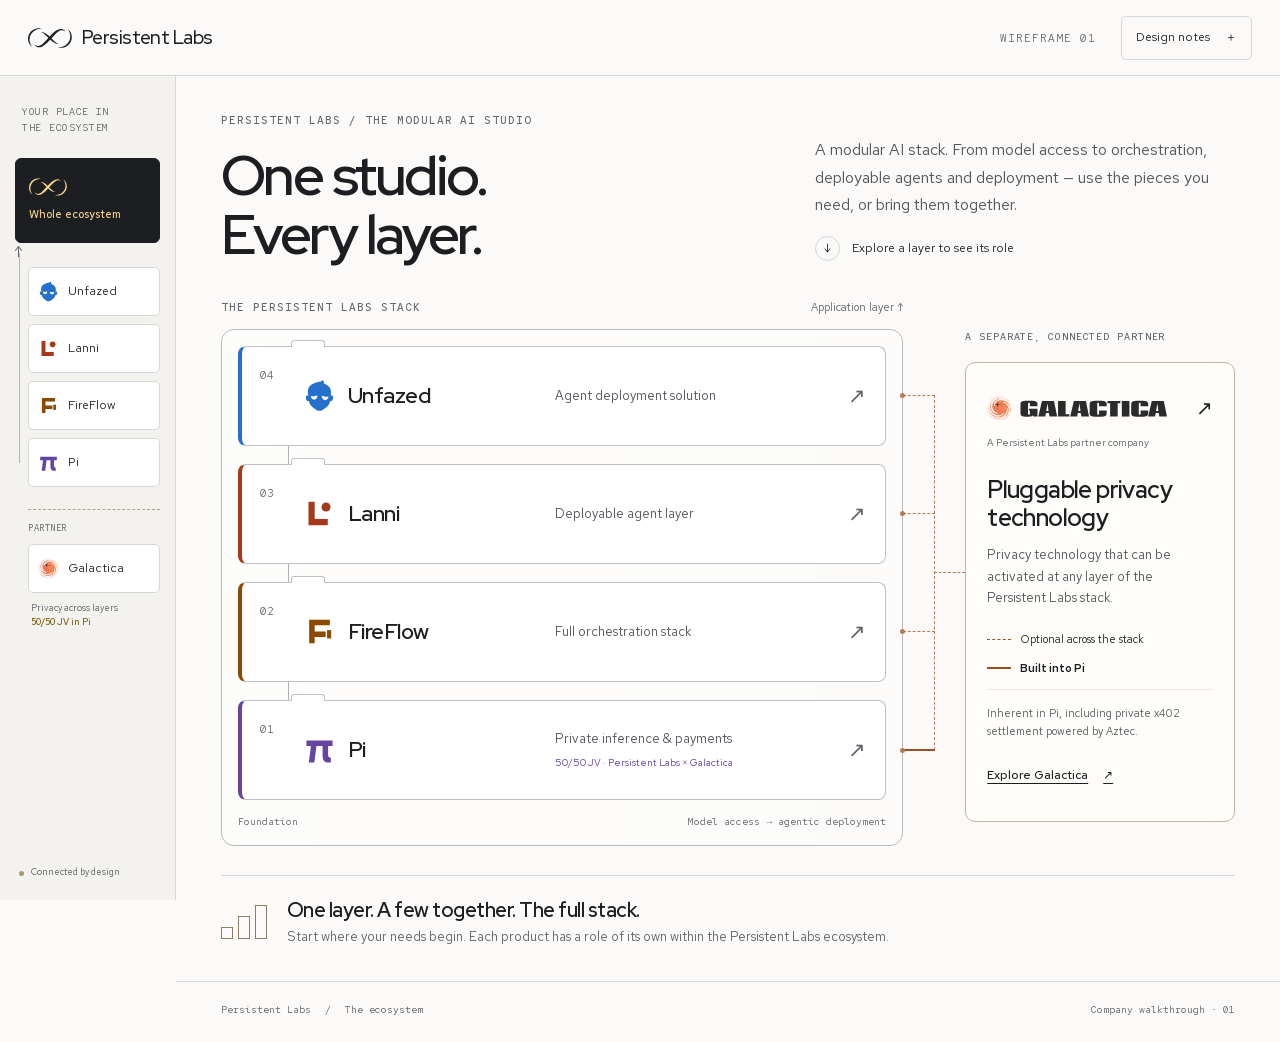
<file: v1/index.html>
<!doctype html><html lang="en"><head><meta charset="utf-8"><meta name="viewport" content="width=device-width, initial-scale=1"><meta name="robots" content="noindex,nofollow"><meta name="color-scheme" content="light"><title>The ecosystem · Persistent Labs wireframe</title><link rel="stylesheet" href="styles.css"><script src="app.js" defer></script></head>
    <body data-page="home"><a class="skip-link" href="#main">Skip to content</a><header class="topbar"><a class="company-logo" href="index.html" aria-label="Persistent Labs home"><svg class="pl-mark" aria-hidden="true" focusable="false" xmlns="http://www.w3.org/2000/svg" viewBox="0 0 47 21"><g fill="currentColor"><path d="M4.39736 20.0548C-1.94875 15.1978 -1.28266 5.82736 5.46964 1.67684C7.69121 0.311941 10.3883 -0.250189 12.9525 0.103068C13.5801 0.187772 14.1971 0.321567 14.7929 0.514077C13.5637 0.550654 12.348 0.665198 11.1622 0.944338C5.41959 2.16197 1.02265 7.51087 1.75419 13.4594C2.0006 15.8254 3.0623 18.0807 4.39736 20.0548Z"/><path d="M6.89844 17.0713C8.09585 18.1677 9.59743 19.1658 11.2184 19.0407C13.516 18.8578 15.5268 16.9106 17.1217 15.3609C21.6274 11.0842 30.0478 -1.45781 37.0571 1.18921C38.3604 1.68974 39.4144 2.73892 40.1074 3.88436C39.4086 3.34629 38.6781 2.87753 37.9138 2.58106C35.9617 1.79466 34.0819 2.46171 32.4552 3.60137C30.7678 4.78819 29.349 6.25705 27.9042 7.80002C25.5565 10.3315 23.3311 13.0017 20.8256 15.4379C19.195 17.0078 17.4519 18.5306 15.4045 19.5682C11.948 21.3479 8.72344 20.6193 6.8994 17.0713H6.89844Z"/><path d="M13.8281 4.46155C16.8525 3.89076 19.742 6.03917 21.8962 7.90364C24.0543 9.79986 25.9832 12.0224 28.0777 13.91C29.4706 15.142 30.949 16.2624 32.8857 16.686C29.8296 17.2548 26.9853 15.1719 24.7945 13.2891C22.6287 11.3967 20.7036 9.16554 18.6187 7.2645C17.2115 5.99971 15.7359 4.87833 13.8281 4.46155Z"/><path d="M42.4229 0.945841C48.769 5.80288 48.1029 15.1733 41.3506 19.3238C39.13 20.6887 36.4329 21.2509 33.8677 20.8967C33.2402 20.812 32.6232 20.6782 32.0273 20.4857C33.2565 20.4491 34.4722 20.3345 35.6581 20.0554C41.4016 18.8387 45.7986 13.4898 45.067 7.54125C44.8206 5.17529 43.7589 2.92004 42.4239 0.945841H42.4229Z"/></g></svg>
<span>Persistent Labs</span></a><div class="review-controls"><span class="version">Wireframe 01</span><button class="notes-toggle" type="button" aria-pressed="false">Design notes <span aria-hidden="true">＋</span></button></div></header>
    <aside class="rail"><nav aria-label="Ecosystem map"><p class="rail-caption">Your place in<br>the ecosystem</p>
    <a class="map-home" href="index.html" aria-label="Persistent Labs — whole ecosystem" title="Whole ecosystem" aria-current="page"><svg class="pl-mark" aria-hidden="true" focusable="false" xmlns="http://www.w3.org/2000/svg" viewBox="0 0 47 21"><g fill="currentColor"><path d="M4.39736 20.0548C-1.94875 15.1978 -1.28266 5.82736 5.46964 1.67684C7.69121 0.311941 10.3883 -0.250189 12.9525 0.103068C13.5801 0.187772 14.1971 0.321567 14.7929 0.514077C13.5637 0.550654 12.348 0.665198 11.1622 0.944338C5.41959 2.16197 1.02265 7.51087 1.75419 13.4594C2.0006 15.8254 3.0623 18.0807 4.39736 20.0548Z"/><path d="M6.89844 17.0713C8.09585 18.1677 9.59743 19.1658 11.2184 19.0407C13.516 18.8578 15.5268 16.9106 17.1217 15.3609C21.6274 11.0842 30.0478 -1.45781 37.0571 1.18921C38.3604 1.68974 39.4144 2.73892 40.1074 3.88436C39.4086 3.34629 38.6781 2.87753 37.9138 2.58106C35.9617 1.79466 34.0819 2.46171 32.4552 3.60137C30.7678 4.78819 29.349 6.25705 27.9042 7.80002C25.5565 10.3315 23.3311 13.0017 20.8256 15.4379C19.195 17.0078 17.4519 18.5306 15.4045 19.5682C11.948 21.3479 8.72344 20.6193 6.8994 17.0713H6.89844Z"/><path d="M13.8281 4.46155C16.8525 3.89076 19.742 6.03917 21.8962 7.90364C24.0543 9.79986 25.9832 12.0224 28.0777 13.91C29.4706 15.142 30.949 16.2624 32.8857 16.686C29.8296 17.2548 26.9853 15.1719 24.7945 13.2891C22.6287 11.3967 20.7036 9.16554 18.6187 7.2645C17.2115 5.99971 15.7359 4.87833 13.8281 4.46155Z"/><path d="M42.4229 0.945841C48.769 5.80288 48.1029 15.1733 41.3506 19.3238C39.13 20.6887 36.4329 21.2509 33.8677 20.8967C33.2402 20.812 32.6232 20.6782 32.0273 20.4857C33.2565 20.4491 34.4722 20.3345 35.6581 20.0554C41.4016 18.8387 45.7986 13.4898 45.067 7.54125C44.8206 5.17529 43.7589 2.92004 42.4239 0.945841H42.4229Z"/></g></svg>
<span>Whole ecosystem</span></a>
    <div class="mini-stack"><div class="mini-axis" aria-hidden="true">↑</div><a class="map-node unfazed" href="unfazed.html" aria-label="Unfazed — Agent deployment solution" title="Unfazed — Agent deployment solution"><svg class="mark" aria-hidden="true" focusable="false" xmlns="http://www.w3.org/2000/svg" viewBox="0 0 1024 1024">
  
  <g transform="matrix(13.381 0 0 13.381 3.82495 24.9614)">
    <path class="mark" d="M51.151 47.186c-4.211 0-7.624-3.413-7.624-7.624 0-.591.074-1.165.201-1.717 2.017.124 4.029.265 6.034.435-.019.091-.029.185-.029.282 0 .783.635 1.417 1.417 1.417.783 0 1.418-.634 1.418-1.417 0-.008-.002-.016-.003-.024 2.071.198 4.135.417 6.191.663.006.12.018.239.018.361 0 4.211-3.413 7.624-7.623 7.624ZM25.454 46.013c-4.211 0-7.624-3.413-7.624-7.624 0-.041.006-.081.006-.121 1.992-.321 3.991-.623 5.999-.901 0 .008-.002.014-.002.022 0 .783.634 1.417 1.417 1.417s1.417-.634 1.417-1.417c0-.136-.025-.265-.061-.389 2.049-.262 4.106-.501 6.17-.719.192.67.301 1.376.301 2.108 0 4.211-3.413 7.624-7.623 7.624ZM66.95 36.039c-1.069-.15-2.16.685-3.006 2.119l.727-7.239c.467-4.654-1.146-10.792-3.585-13.64-2.44-2.848-7.947-6.699-12.239-8.558l-1.725-.748c.767-.785 1.219-1.745 1.219-2.786 0-2.646-2.2-4.386-5.902-4.386 3.18 3.18-7.108 3.566-12.417 5.525-6.772 2.499-10.095 3.588-14.46 7.953s-4.97 11.977-4.405 16.62l.891 7.326c-.851-1.473-1.959-2.339-3.044-2.186-1.902.267-3.013 3.557-2.48 7.348.532 3.79 3.498 6.507 5.401 6.24.661-.093 1.103-.541 1.381-1.237.763 4.487 3.27 9.821 5.802 12.212 2.696 2.546 8.01 6.78 11.809 9.409 3.799 2.63 10.084 2.647 13.967.039l.116-.078c3.883-2.609 9.331-6.825 12.107-9.37 2.534-2.323 4.96-7.428 5.721-11.84.278.48.668.79 1.202.865 1.903.267 4.868-2.45 5.401-6.24.533-3.791-.578-7.081-2.481-7.348Z"/>
  </g>
</svg>
<span>Unfazed</span><i aria-hidden="true"></i></a><a class="map-node lanni" href="lanni.html" aria-label="Lanni — Deployable agent layer" title="Lanni — Deployable agent layer"><svg class="mark" aria-hidden="true" focusable="false" xmlns="http://www.w3.org/2000/svg" viewBox="0 0 96 96" fill="currentColor"><path d="M16 14h18v50h38v18H16z"/><circle cx="67" cy="29" r="13"/></svg>
<span>Lanni</span><i aria-hidden="true"></i></a><a class="map-node fireflow" href="fireflow.html" aria-label="FireFlow — Full orchestration stack" title="FireFlow — Full orchestration stack"><svg class="mark" aria-hidden="true" focusable="false" xmlns="http://www.w3.org/2000/svg" viewBox="0 0 96 96" fill="currentColor"><path d="M18 14h60v16H34v18h32v16H34v18H18z"/><path d="M70 44h12v24H70z"/></svg>
<span>FireFlow</span><i aria-hidden="true"></i></a><a class="map-node pi" href="pi.html" aria-label="Pi — Private inference & payments" title="Pi — Private inference & payments"><svg class="mark" aria-hidden="true" focusable="false" xmlns="http://www.w3.org/2000/svg" viewBox="0 0 96 96" fill="currentColor"><path d="M10 22h76v16H73v26q0 8 8 8v14h-8q-16 0-16-20V38H39l-6 48H17l6-48H10z"/></svg>
<span>Pi</span><i aria-hidden="true"></i></a></div>
    <div class="mini-partner"><span class="partner-kicker">Partner</span><a class="map-node galactica" href="galactica.html" title="Galactica — partner company" aria-label="Galactica — partner company"><svg class="mark" aria-hidden="true" focusable="false" xmlns="http://www.w3.org/2000/svg" viewBox="0 0 38 38"><path fill-rule="evenodd" clip-rule="evenodd" d="M26.1368 1.10778C26.043 1.06552 25.9531 1.00792 25.8548 0.983276C22.2237 0.0735893 18.6368 0.217564 15.1221 1.50703C13.7549 2.00857 12.4683 2.68015 11.2719 3.53172C10.2365 4.26878 9.28834 5.09329 8.45416 6.03537C5.64264 9.21055 4.30455 12.9064 4.5523 17.1438C4.71825 19.9817 5.66245 22.5481 7.46048 24.7506C9.55551 27.3169 12.2515 28.9125 15.6178 29.2337C17.835 29.4453 19.951 29.0757 21.8931 27.9442C22.7286 27.4574 23.4832 26.8622 24.1531 26.1632C24.3584 25.9488 24.5754 25.7386 24.8172 25.5687C24.9212 25.4955 25.1388 25.4708 25.2375 25.5315C25.3347 25.5913 25.4163 25.8069 25.3835 25.9196C25.275 26.2928 25.1633 26.682 24.96 27.0081C24.3554 27.978 23.5773 28.7945 22.6121 29.4304C18.914 31.8668 15.0148 31.9004 11.0311 30.2946C8.92708 29.4465 7.18259 28.071 5.71107 26.3366C3.1878 23.3626 2.04821 19.8977 1.97243 16.0727C1.92862 13.8605 2.41191 11.7147 3.22748 9.65603C3.89398 7.97368 4.77312 6.40258 5.95778 5.01777C6.48029 4.40701 7.04359 3.83047 7.58783 3.23785C7.69085 3.12569 7.7912 3.01118 7.89283 2.8977C7.87684 2.87852 7.86085 2.85928 7.84486 2.84004C7.70505 2.95317 7.55266 3.05413 7.42745 3.18134C6.28636 4.34062 5.22268 5.55704 4.36197 6.94667C2.86008 9.37135 1.9467 11.9827 1.70694 14.8187C1.50368 17.2223 1.74362 19.5822 2.54112 21.8667C3.22592 23.8285 4.21323 25.6379 5.60845 27.1943C8.93606 30.9064 13.0805 32.7565 18.1253 32.4062C20.7226 32.2259 23.0939 31.3529 25.1208 29.718C28.2266 27.2128 29.7823 23.9826 29.559 19.9718C29.5404 19.6376 29.5054 19.3011 29.5288 18.9691C29.5388 18.8264 29.6577 18.6031 29.7648 18.5786C29.8862 18.5509 30.101 18.6685 30.1864 18.7863C30.5694 19.3142 30.6887 19.9454 30.7792 20.5691C31.1403 23.0554 30.6408 25.3799 29.4034 27.5625C28.2218 29.6466 26.5939 31.3053 24.5219 32.5134C20.774 34.6988 16.7677 35.1198 12.5861 34.0935C9.9721 33.4519 7.66709 32.201 5.6329 30.4583C3.50925 28.6389 1.8993 26.4445 0.788055 23.8909C0.528769 23.2951 0.284374 22.6929 0 22.1005C0.11733 22.4817 0.213628 22.8707 0.355236 23.2428C1.76204 26.939 4.05986 29.9555 7.3753 32.1728C10.3021 34.1301 13.5409 35.1651 17.0754 35.1584C20.83 35.1513 24.2202 34.0187 27.1523 31.6628C30.0681 29.3199 31.8267 26.293 32.3663 22.6122C32.7784 19.8015 32.2553 17.1227 30.8166 14.671C29.5967 12.5921 27.8657 11.0233 25.5913 10.1007C25.065 9.88724 24.5236 9.71047 23.9895 9.5159C23.8447 9.46312 23.6797 9.43441 23.5628 9.34488C23.4459 9.2554 23.2902 9.08679 23.3104 8.98318C23.3355 8.85414 23.5064 8.69609 23.6445 8.65796C23.8905 8.59008 24.1602 8.57612 24.4182 8.58623C26.0184 8.64882 27.4476 9.22037 28.7719 10.0745C31.6422 11.9258 33.3951 14.5577 34.1816 17.8293C34.9747 21.1282 34.6029 24.3353 33.2384 27.428C32.1088 29.9882 30.3703 32.0952 28.1599 33.8075C26.7315 34.9141 25.1472 35.7615 23.4417 36.3994C21.8469 36.9958 20.2095 37.355 18.5184 37.5061C18.3941 37.5173 18.271 37.5412 18.1475 37.5896C18.3957 37.5896 18.6463 37.6122 18.8916 37.586C20.7709 37.3851 22.6182 37.0296 24.3653 36.2942C26.5061 35.3931 28.4438 34.1855 30.111 32.5502C31.3715 31.3138 32.4514 29.9565 33.2814 28.407C35.0035 25.1919 35.6311 21.7817 35.0341 18.1818C34.4019 14.3699 32.5723 11.2347 29.4348 8.91806C26.9687 7.09719 24.1793 6.20513 21.0827 6.38196C19.1229 6.49389 17.2953 7.08008 15.6676 8.1489C13.5454 9.54255 12.1099 11.4616 11.5199 13.9541C11.4585 14.2137 11.3893 14.4797 11.2668 14.7134C11.1984 14.8439 11.0135 14.9882 10.8792 14.9901C10.7463 14.992 10.5236 14.845 10.4922 14.7244C10.3827 14.3043 10.2828 13.8678 10.2811 13.437C10.2763 12.2618 10.6685 11.1768 11.2061 10.1504C12.5859 7.51597 14.7654 5.79905 17.5548 4.8023C21.5608 3.3708 25.4083 3.88629 29.1131 5.79405C31.1889 6.86299 32.9026 8.3746 34.322 10.2244C36.1211 12.5689 37.2246 15.1963 37.6653 18.1004C37.7901 18.9224 37.8634 19.7521 37.9675 20.6404C38.0626 19.5526 37.9352 18.5375 37.767 17.531C37.2847 14.6461 36.1638 12.0204 34.3692 9.69933C32.8773 7.76958 31.0475 6.22432 28.8575 5.09565C26.395 3.82651 23.7808 3.18536 21.0196 3.29792C17.8269 3.42806 14.8797 4.40086 12.4406 6.48045C8.7817 9.60004 7.14528 13.5379 8.13885 18.3243C8.72637 21.1544 10.3575 23.3046 12.9495 24.6738C13.539 24.9852 14.2073 25.1506 14.8408 25.3793C15.0671 25.461 15.3173 25.4988 15.5195 25.6182C15.6551 25.6983 15.8052 25.8882 15.8028 26.0265C15.8004 26.1667 15.6419 26.3922 15.5109 26.4263C15.0871 26.5364 14.6407 26.6514 14.2101 26.6293C12.3607 26.5341 10.7657 25.8106 9.35723 24.6285C7.24412 22.8551 6.05778 20.5751 5.54819 17.915C4.94885 14.7864 5.53226 11.8283 6.99388 9.04509C8.28515 6.58629 10.1691 4.64614 12.5524 3.16945C15.5257 1.32722 18.7656 0.503567 22.2475 0.576443C23.5613 0.603954 24.862 0.793991 26.1411 1.10618L26.1368 1.10778Z" fill="url(#paint0_linear_3870_67784)"></path><path d="M16 1.82324L16.1885 10.5238C16.2153 11.7637 17.2141 12.7625 18.454 12.7893L27.1546 12.9778L18.454 13.1663C17.2141 13.1931 16.2153 14.1919 16.1885 15.4318L16 24.1324L15.8115 15.4318C15.7847 14.1919 14.7859 13.1931 13.546 13.1663L4.84544 12.9778L13.546 12.7893C14.7859 12.7625 15.7847 11.7637 15.8115 10.5238L16 1.82324Z" fill="#2B2B2B"></path><defs><linearGradient id="paint0_linear_3870_67784" x1="13.9297" y1="71.2942" x2="60.3332" y2="57.0672" gradientUnits="userSpaceOnUse"><stop stop-color="#F26F56"></stop><stop offset="1" stop-color="#F49756"></stop></linearGradient></defs></svg><span>Galactica</span><i aria-hidden="true"></i></a><small>Privacy across layers<br><b>50/50 JV in Pi</b></small></div>
    </nav><div class="rail-bottom"><span class="rail-dot"></span><span>Connected by design</span></div></aside><div class="page-shell"><main id="main" tabindex="-1"><section class="home-intro"><div><p class="eyebrow">Persistent Labs / The modular AI studio</p><h1>One studio.<br>Every layer.</h1></div><div class="intro-copy"><p>A modular AI stack. From model access to orchestration, deployable agents and deployment — use the pieces you need, or bring them together.</p><span class="explore-hint"><span aria-hidden="true">↓</span> Explore a layer to see its role</span></div></section>
    <section class="ecosystem" aria-label="Four modular layers, from Pi at the foundation to Unfazed at deployment, with Galactica as a separate privacy partner">
    <div class="stack-heading"><span class="eyebrow">The Persistent Labs stack</span><span class="axis-label">Application layer ↑</span></div>
    <div class="stack-frame"><a class="stack-block unfazed" href="unfazed.html" aria-label="Explore Unfazed — Agent deployment solution"><span class="block-number">04</span><div class="block-brand"><svg class="mark" aria-hidden="true" focusable="false" xmlns="http://www.w3.org/2000/svg" viewBox="0 0 1024 1024">
  
  <g transform="matrix(13.381 0 0 13.381 3.82495 24.9614)">
    <path class="mark" d="M51.151 47.186c-4.211 0-7.624-3.413-7.624-7.624 0-.591.074-1.165.201-1.717 2.017.124 4.029.265 6.034.435-.019.091-.029.185-.029.282 0 .783.635 1.417 1.417 1.417.783 0 1.418-.634 1.418-1.417 0-.008-.002-.016-.003-.024 2.071.198 4.135.417 6.191.663.006.12.018.239.018.361 0 4.211-3.413 7.624-7.623 7.624ZM25.454 46.013c-4.211 0-7.624-3.413-7.624-7.624 0-.041.006-.081.006-.121 1.992-.321 3.991-.623 5.999-.901 0 .008-.002.014-.002.022 0 .783.634 1.417 1.417 1.417s1.417-.634 1.417-1.417c0-.136-.025-.265-.061-.389 2.049-.262 4.106-.501 6.17-.719.192.67.301 1.376.301 2.108 0 4.211-3.413 7.624-7.623 7.624ZM66.95 36.039c-1.069-.15-2.16.685-3.006 2.119l.727-7.239c.467-4.654-1.146-10.792-3.585-13.64-2.44-2.848-7.947-6.699-12.239-8.558l-1.725-.748c.767-.785 1.219-1.745 1.219-2.786 0-2.646-2.2-4.386-5.902-4.386 3.18 3.18-7.108 3.566-12.417 5.525-6.772 2.499-10.095 3.588-14.46 7.953s-4.97 11.977-4.405 16.62l.891 7.326c-.851-1.473-1.959-2.339-3.044-2.186-1.902.267-3.013 3.557-2.48 7.348.532 3.79 3.498 6.507 5.401 6.24.661-.093 1.103-.541 1.381-1.237.763 4.487 3.27 9.821 5.802 12.212 2.696 2.546 8.01 6.78 11.809 9.409 3.799 2.63 10.084 2.647 13.967.039l.116-.078c3.883-2.609 9.331-6.825 12.107-9.37 2.534-2.323 4.96-7.428 5.721-11.84.278.48.668.79 1.202.865 1.903.267 4.868-2.45 5.401-6.24.533-3.791-.578-7.081-2.481-7.348Z"/>
  </g>
</svg>
<strong>Unfazed</strong></div><div class="block-role"><span>Agent deployment solution</span></div><span class="block-arrow" aria-hidden="true">↗</span></a><a class="stack-block lanni" href="lanni.html" aria-label="Explore Lanni — Deployable agent layer"><span class="block-number">03</span><div class="block-brand"><svg class="mark" aria-hidden="true" focusable="false" xmlns="http://www.w3.org/2000/svg" viewBox="0 0 96 96" fill="currentColor"><path d="M16 14h18v50h38v18H16z"/><circle cx="67" cy="29" r="13"/></svg>
<strong>Lanni</strong></div><div class="block-role"><span>Deployable agent layer</span></div><span class="block-arrow" aria-hidden="true">↗</span></a><a class="stack-block fireflow" href="fireflow.html" aria-label="Explore FireFlow — Full orchestration stack"><span class="block-number">02</span><div class="block-brand"><svg class="mark" aria-hidden="true" focusable="false" xmlns="http://www.w3.org/2000/svg" viewBox="0 0 96 96" fill="currentColor"><path d="M18 14h60v16H34v18h32v16H34v18H18z"/><path d="M70 44h12v24H70z"/></svg>
<strong>FireFlow</strong></div><div class="block-role"><span>Full orchestration stack</span></div><span class="block-arrow" aria-hidden="true">↗</span></a><a class="stack-block pi" href="pi.html" aria-label="Explore Pi — Private inference & payments"><span class="block-number">01</span><div class="block-brand"><svg class="mark" aria-hidden="true" focusable="false" xmlns="http://www.w3.org/2000/svg" viewBox="0 0 96 96" fill="currentColor"><path d="M10 22h76v16H73v26q0 8 8 8v14h-8q-16 0-16-20V38H39l-6 48H17l6-48H10z"/></svg>
<strong>Pi</strong></div><div class="block-role"><span>Private inference & payments</span><span class="jv-badge">50/50 JV · Persistent Labs × Galactica</span></div><span class="block-arrow" aria-hidden="true">↗</span></a><div class="foundation"><span>Foundation</span><span>Model access → agentic deployment</span></div></div>
    <div class="privacy-wiring" aria-hidden="true"><span class="wire w1"></span><span class="wire w2"></span><span class="wire w3"></span><span class="wire w4"></span><span class="bus"></span><span class="bridge"></span></div>
    <div class="partner-column"><div class="partner-intro"><span class="eyebrow">A separate, connected partner</span></div><article class="partner-block"><a href="galactica.html" class="partner-title" aria-label="Explore Galactica partner company"><img class="gal-mark" src="assets/galactica-original.svg" alt="Galactica"><span aria-hidden="true">↗</span></a><p class="partner-endorsement">A Persistent Labs partner company</p><h2>Pluggable privacy technology</h2><p>Privacy technology that can be activated at any layer of the Persistent Labs stack.</p><div class="relationship optional"><span class="line-sample dashed" aria-hidden="true"></span><span>Optional across the stack</span></div><div class="relationship inherent"><span class="line-sample" aria-hidden="true"></span><span>Built into Pi</span></div><p class="settlement">Inherent in Pi, including private x402 settlement powered by Aztec.</p><a href="galactica.html" class="text-link">Explore Galactica <span aria-hidden="true">↗</span></a></article></div>
    </section><section class="modular-note"><span class="modular-icon" aria-hidden="true"><i></i><i></i><i></i></span><div><h2>One layer. A few together. The full stack.</h2><p>Start where your needs begin. Each product has a role of its own within the Persistent Labs ecosystem.</p></div></section><aside class="review-notes" hidden><span class="eyebrow">Design note</span><p>Read the stack from the foundation upward: Pi → FireFlow → Lanni → Unfazed. Vertical order explains the offering; it does not require clients to adopt every layer. Dotted connections mean optional Galactica privacy. The solid Pi connection means inherent privacy. The 50/50 label describes Pi’s joint venture, not ownership of the other products. All four blocks and the separate Galactica block open their own pages.</p></aside></main><footer class="page-footer"><span>Persistent Labs <span class="footer-divider">/</span> The ecosystem</span><span>Company walkthrough · 01</span></footer></div></body></html>
</file>
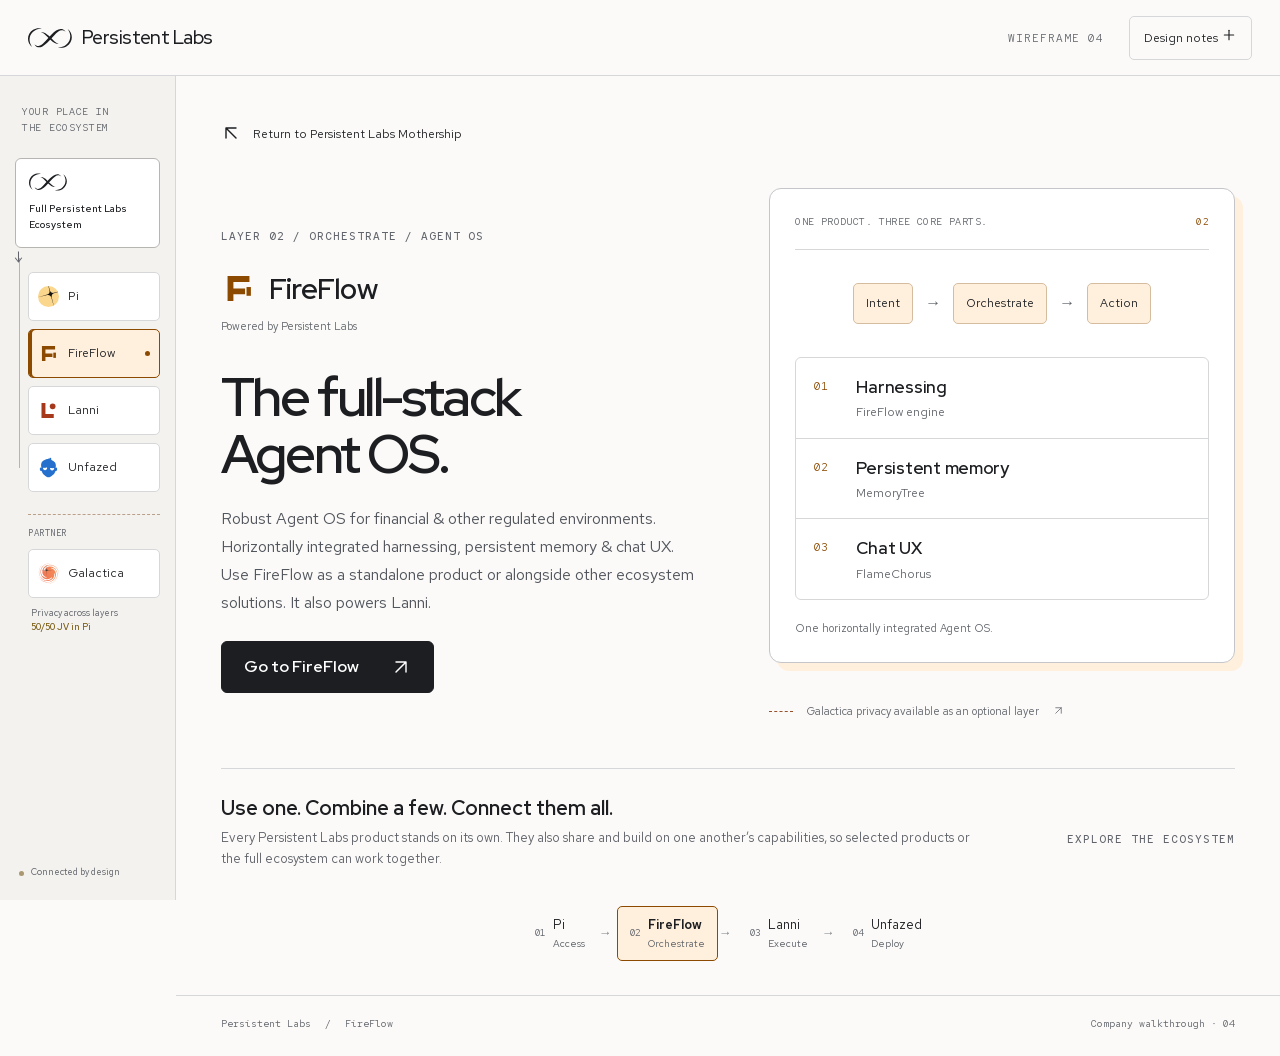
<file: fireflow.html>
<!doctype html><html lang="en"><head><meta charset="utf-8"><meta name="viewport" content="width=device-width, initial-scale=1"><meta name="robots" content="noindex,nofollow"><meta name="color-scheme" content="light"><title>FireFlow · Persistent Labs wireframe</title><link rel="preload" href="assets/fonts/red-hat-display-latin-variable.woff2" as="font" type="font/woff2" crossorigin><link rel="preload" href="assets/fonts/red-hat-text-latin-variable.woff2" as="font" type="font/woff2" crossorigin><link rel="stylesheet" href="site.css?v=3b632a0d47"><script src="app.js?v=ad7107fde1" defer></script></head>
    <body data-page="fireflow"><a class="skip-link" href="#main">Skip to content</a><header class="topbar"><a class="company-logo" href="index.html" aria-label="Persistent Labs home"><svg class="pl-mark" aria-hidden="true" focusable="false" xmlns="http://www.w3.org/2000/svg" viewBox="0 0 47 21"><g fill="currentColor"><path d="M4.39736 20.0548C-1.94875 15.1978 -1.28266 5.82736 5.46964 1.67684C7.69121 0.311941 10.3883 -0.250189 12.9525 0.103068C13.5801 0.187772 14.1971 0.321567 14.7929 0.514077C13.5637 0.550654 12.348 0.665198 11.1622 0.944338C5.41959 2.16197 1.02265 7.51087 1.75419 13.4594C2.0006 15.8254 3.0623 18.0807 4.39736 20.0548Z"/><path d="M6.89844 17.0713C8.09585 18.1677 9.59743 19.1658 11.2184 19.0407C13.516 18.8578 15.5268 16.9106 17.1217 15.3609C21.6274 11.0842 30.0478 -1.45781 37.0571 1.18921C38.3604 1.68974 39.4144 2.73892 40.1074 3.88436C39.4086 3.34629 38.6781 2.87753 37.9138 2.58106C35.9617 1.79466 34.0819 2.46171 32.4552 3.60137C30.7678 4.78819 29.349 6.25705 27.9042 7.80002C25.5565 10.3315 23.3311 13.0017 20.8256 15.4379C19.195 17.0078 17.4519 18.5306 15.4045 19.5682C11.948 21.3479 8.72344 20.6193 6.8994 17.0713H6.89844Z"/><path d="M13.8281 4.46155C16.8525 3.89076 19.742 6.03917 21.8962 7.90364C24.0543 9.79986 25.9832 12.0224 28.0777 13.91C29.4706 15.142 30.949 16.2624 32.8857 16.686C29.8296 17.2548 26.9853 15.1719 24.7945 13.2891C22.6287 11.3967 20.7036 9.16554 18.6187 7.2645C17.2115 5.99971 15.7359 4.87833 13.8281 4.46155Z"/><path d="M42.4229 0.945841C48.769 5.80288 48.1029 15.1733 41.3506 19.3238C39.13 20.6887 36.4329 21.2509 33.8677 20.8967C33.2402 20.812 32.6232 20.6782 32.0273 20.4857C33.2565 20.4491 34.4722 20.3345 35.6581 20.0554C41.4016 18.8387 45.7986 13.4898 45.067 7.54125C44.8206 5.17529 43.7589 2.92004 42.4239 0.945841H42.4229Z"/></g></svg>
<span>Persistent Labs</span></a><div class="review-controls"><button class="map-toggle" type="button" aria-expanded="false" aria-controls="mobile-map">Ecosystem <svg class="ui-icon" xmlns="http://www.w3.org/2000/svg" viewBox="0 0 24 24" width="16" height="16" fill="none" stroke="currentColor" stroke-width="1.7" stroke-linecap="round" stroke-linejoin="round" aria-hidden="true" focusable="false"><path d="M5 12h14"/><path class="icon-vertical" d="M12 5v14"/></svg></button><span class="version">Wireframe 04</span><button class="notes-toggle" type="button" aria-pressed="false">Design notes <svg class="ui-icon" xmlns="http://www.w3.org/2000/svg" viewBox="0 0 24 24" width="16" height="16" fill="none" stroke="currentColor" stroke-width="1.7" stroke-linecap="round" stroke-linejoin="round" aria-hidden="true" focusable="false"><path d="M5 12h14"/><path class="icon-vertical" d="M12 5v14"/></svg></button></div></header>
    <aside class="rail"><nav aria-label="Ecosystem map"><p class="rail-caption">Your place in<br>the ecosystem</p>
    <a class="map-home" href="index.html" aria-label="Full Persistent Labs Ecosystem" title="Full Persistent Labs Ecosystem"><svg class="pl-mark" aria-hidden="true" focusable="false" xmlns="http://www.w3.org/2000/svg" viewBox="0 0 47 21"><g fill="currentColor"><path d="M4.39736 20.0548C-1.94875 15.1978 -1.28266 5.82736 5.46964 1.67684C7.69121 0.311941 10.3883 -0.250189 12.9525 0.103068C13.5801 0.187772 14.1971 0.321567 14.7929 0.514077C13.5637 0.550654 12.348 0.665198 11.1622 0.944338C5.41959 2.16197 1.02265 7.51087 1.75419 13.4594C2.0006 15.8254 3.0623 18.0807 4.39736 20.0548Z"/><path d="M6.89844 17.0713C8.09585 18.1677 9.59743 19.1658 11.2184 19.0407C13.516 18.8578 15.5268 16.9106 17.1217 15.3609C21.6274 11.0842 30.0478 -1.45781 37.0571 1.18921C38.3604 1.68974 39.4144 2.73892 40.1074 3.88436C39.4086 3.34629 38.6781 2.87753 37.9138 2.58106C35.9617 1.79466 34.0819 2.46171 32.4552 3.60137C30.7678 4.78819 29.349 6.25705 27.9042 7.80002C25.5565 10.3315 23.3311 13.0017 20.8256 15.4379C19.195 17.0078 17.4519 18.5306 15.4045 19.5682C11.948 21.3479 8.72344 20.6193 6.8994 17.0713H6.89844Z"/><path d="M13.8281 4.46155C16.8525 3.89076 19.742 6.03917 21.8962 7.90364C24.0543 9.79986 25.9832 12.0224 28.0777 13.91C29.4706 15.142 30.949 16.2624 32.8857 16.686C29.8296 17.2548 26.9853 15.1719 24.7945 13.2891C22.6287 11.3967 20.7036 9.16554 18.6187 7.2645C17.2115 5.99971 15.7359 4.87833 13.8281 4.46155Z"/><path d="M42.4229 0.945841C48.769 5.80288 48.1029 15.1733 41.3506 19.3238C39.13 20.6887 36.4329 21.2509 33.8677 20.8967C33.2402 20.812 32.6232 20.6782 32.0273 20.4857C33.2565 20.4491 34.4722 20.3345 35.6581 20.0554C41.4016 18.8387 45.7986 13.4898 45.067 7.54125C44.8206 5.17529 43.7589 2.92004 42.4239 0.945841H42.4229Z"/></g></svg>
<span>Full Persistent Labs<br>Ecosystem</span></a>
    <div class="mini-stack"><div class="mini-axis" aria-hidden="true">↓</div><a class="map-node pi" href="pi.html" aria-label="Pi — Private inference & payments" title="Pi — Private inference & payments"><img class="mark" src="assets/pi-symbol.svg" width="38" height="38" alt="" aria-hidden="true" decoding="async"><span>Pi</span><i aria-hidden="true"></i></a><a class="map-node fireflow" href="fireflow.html" aria-label="FireFlow — Agent OS" title="FireFlow — Agent OS" aria-current="page"><svg class="mark" aria-hidden="true" focusable="false" xmlns="http://www.w3.org/2000/svg" viewBox="0 0 96 96" fill="currentColor"><path d="M18 14h60v16H34v18h32v16H34v18H18z"/><path d="M70 44h12v24H70z"/></svg>
<span>FireFlow</span><i aria-hidden="true"></i></a><a class="map-node lanni" href="lanni.html" aria-label="Lanni — Deployable agent layer" title="Lanni — Deployable agent layer"><svg class="mark" aria-hidden="true" focusable="false" xmlns="http://www.w3.org/2000/svg" viewBox="0 0 96 96" fill="currentColor"><path d="M16 14h18v50h38v18H16z"/><circle cx="67" cy="29" r="13"/></svg>
<span>Lanni</span><i aria-hidden="true"></i></a><a class="map-node unfazed" href="unfazed.html" aria-label="Unfazed — Lean orchestration & deployment" title="Unfazed — Lean orchestration & deployment"><svg class="mark" aria-hidden="true" focusable="false" xmlns="http://www.w3.org/2000/svg" viewBox="0 0 1024 1024">
  
  <g transform="matrix(13.381 0 0 13.381 3.82495 24.9614)">
    <path class="mark" d="M51.151 47.186c-4.211 0-7.624-3.413-7.624-7.624 0-.591.074-1.165.201-1.717 2.017.124 4.029.265 6.034.435-.019.091-.029.185-.029.282 0 .783.635 1.417 1.417 1.417.783 0 1.418-.634 1.418-1.417 0-.008-.002-.016-.003-.024 2.071.198 4.135.417 6.191.663.006.12.018.239.018.361 0 4.211-3.413 7.624-7.623 7.624ZM25.454 46.013c-4.211 0-7.624-3.413-7.624-7.624 0-.041.006-.081.006-.121 1.992-.321 3.991-.623 5.999-.901 0 .008-.002.014-.002.022 0 .783.634 1.417 1.417 1.417s1.417-.634 1.417-1.417c0-.136-.025-.265-.061-.389 2.049-.262 4.106-.501 6.17-.719.192.67.301 1.376.301 2.108 0 4.211-3.413 7.624-7.623 7.624ZM66.95 36.039c-1.069-.15-2.16.685-3.006 2.119l.727-7.239c.467-4.654-1.146-10.792-3.585-13.64-2.44-2.848-7.947-6.699-12.239-8.558l-1.725-.748c.767-.785 1.219-1.745 1.219-2.786 0-2.646-2.2-4.386-5.902-4.386 3.18 3.18-7.108 3.566-12.417 5.525-6.772 2.499-10.095 3.588-14.46 7.953s-4.97 11.977-4.405 16.62l.891 7.326c-.851-1.473-1.959-2.339-3.044-2.186-1.902.267-3.013 3.557-2.48 7.348.532 3.79 3.498 6.507 5.401 6.24.661-.093 1.103-.541 1.381-1.237.763 4.487 3.27 9.821 5.802 12.212 2.696 2.546 8.01 6.78 11.809 9.409 3.799 2.63 10.084 2.647 13.967.039l.116-.078c3.883-2.609 9.331-6.825 12.107-9.37 2.534-2.323 4.96-7.428 5.721-11.84.278.48.668.79 1.202.865 1.903.267 4.868-2.45 5.401-6.24.533-3.791-.578-7.081-2.481-7.348Z"/>
  </g>
</svg>
<span>Unfazed</span><i aria-hidden="true"></i></a></div>
    <div class="mini-partner"><span class="partner-kicker">Partner</span><a class="map-node galactica" href="galactica.html" title="Galactica — partner company" aria-label="Galactica — partner company"><img class="mark" src="assets/galactica-symbol.svg" width="38" height="38" alt="" aria-hidden="true" decoding="async"><span>Galactica</span><i aria-hidden="true"></i></a><small>Privacy across layers<br><b>50/50 JV in Pi</b></small></div>
    </nav><div class="rail-bottom"><span class="rail-dot"></span><span>Connected by design</span></div></aside><div id="mobile-map" class="mobile-map" hidden><div class="mobile-location"><span>You are here: <b>FireFlow</b></span></div><nav class="mobile-nodes" aria-label="Mobile ecosystem map"><a class="mobile-node home" href="index.html" aria-label="Full Persistent Labs Ecosystem"><svg class="pl-mark" aria-hidden="true" focusable="false" xmlns="http://www.w3.org/2000/svg" viewBox="0 0 47 21"><g fill="currentColor"><path d="M4.39736 20.0548C-1.94875 15.1978 -1.28266 5.82736 5.46964 1.67684C7.69121 0.311941 10.3883 -0.250189 12.9525 0.103068C13.5801 0.187772 14.1971 0.321567 14.7929 0.514077C13.5637 0.550654 12.348 0.665198 11.1622 0.944338C5.41959 2.16197 1.02265 7.51087 1.75419 13.4594C2.0006 15.8254 3.0623 18.0807 4.39736 20.0548Z"/><path d="M6.89844 17.0713C8.09585 18.1677 9.59743 19.1658 11.2184 19.0407C13.516 18.8578 15.5268 16.9106 17.1217 15.3609C21.6274 11.0842 30.0478 -1.45781 37.0571 1.18921C38.3604 1.68974 39.4144 2.73892 40.1074 3.88436C39.4086 3.34629 38.6781 2.87753 37.9138 2.58106C35.9617 1.79466 34.0819 2.46171 32.4552 3.60137C30.7678 4.78819 29.349 6.25705 27.9042 7.80002C25.5565 10.3315 23.3311 13.0017 20.8256 15.4379C19.195 17.0078 17.4519 18.5306 15.4045 19.5682C11.948 21.3479 8.72344 20.6193 6.8994 17.0713H6.89844Z"/><path d="M13.8281 4.46155C16.8525 3.89076 19.742 6.03917 21.8962 7.90364C24.0543 9.79986 25.9832 12.0224 28.0777 13.91C29.4706 15.142 30.949 16.2624 32.8857 16.686C29.8296 17.2548 26.9853 15.1719 24.7945 13.2891C22.6287 11.3967 20.7036 9.16554 18.6187 7.2645C17.2115 5.99971 15.7359 4.87833 13.8281 4.46155Z"/><path d="M42.4229 0.945841C48.769 5.80288 48.1029 15.1733 41.3506 19.3238C39.13 20.6887 36.4329 21.2509 33.8677 20.8967C33.2402 20.812 32.6232 20.6782 32.0273 20.4857C33.2565 20.4491 34.4722 20.3345 35.6581 20.0554C41.4016 18.8387 45.7986 13.4898 45.067 7.54125C44.8206 5.17529 43.7589 2.92004 42.4239 0.945841H42.4229Z"/></g></svg>
<span>Home</span></a><a class="mobile-node pi" href="pi.html" aria-label="Pi — Access"><img class="mark" src="assets/pi-symbol.svg" width="38" height="38" alt="" aria-hidden="true" decoding="async"><span>Pi</span></a><a class="mobile-node fireflow" href="fireflow.html" aria-label="FireFlow — Orchestrate" aria-current="page"><svg class="mark" aria-hidden="true" focusable="false" xmlns="http://www.w3.org/2000/svg" viewBox="0 0 96 96" fill="currentColor"><path d="M18 14h60v16H34v18h32v16H34v18H18z"/><path d="M70 44h12v24H70z"/></svg>
<span>FireFlow</span></a><a class="mobile-node lanni" href="lanni.html" aria-label="Lanni — Execute"><svg class="mark" aria-hidden="true" focusable="false" xmlns="http://www.w3.org/2000/svg" viewBox="0 0 96 96" fill="currentColor"><path d="M16 14h18v50h38v18H16z"/><circle cx="67" cy="29" r="13"/></svg>
<span>Lanni</span></a><a class="mobile-node unfazed" href="unfazed.html" aria-label="Unfazed — Deploy"><svg class="mark" aria-hidden="true" focusable="false" xmlns="http://www.w3.org/2000/svg" viewBox="0 0 1024 1024">
  
  <g transform="matrix(13.381 0 0 13.381 3.82495 24.9614)">
    <path class="mark" d="M51.151 47.186c-4.211 0-7.624-3.413-7.624-7.624 0-.591.074-1.165.201-1.717 2.017.124 4.029.265 6.034.435-.019.091-.029.185-.029.282 0 .783.635 1.417 1.417 1.417.783 0 1.418-.634 1.418-1.417 0-.008-.002-.016-.003-.024 2.071.198 4.135.417 6.191.663.006.12.018.239.018.361 0 4.211-3.413 7.624-7.623 7.624ZM25.454 46.013c-4.211 0-7.624-3.413-7.624-7.624 0-.041.006-.081.006-.121 1.992-.321 3.991-.623 5.999-.901 0 .008-.002.014-.002.022 0 .783.634 1.417 1.417 1.417s1.417-.634 1.417-1.417c0-.136-.025-.265-.061-.389 2.049-.262 4.106-.501 6.17-.719.192.67.301 1.376.301 2.108 0 4.211-3.413 7.624-7.623 7.624ZM66.95 36.039c-1.069-.15-2.16.685-3.006 2.119l.727-7.239c.467-4.654-1.146-10.792-3.585-13.64-2.44-2.848-7.947-6.699-12.239-8.558l-1.725-.748c.767-.785 1.219-1.745 1.219-2.786 0-2.646-2.2-4.386-5.902-4.386 3.18 3.18-7.108 3.566-12.417 5.525-6.772 2.499-10.095 3.588-14.46 7.953s-4.97 11.977-4.405 16.62l.891 7.326c-.851-1.473-1.959-2.339-3.044-2.186-1.902.267-3.013 3.557-2.48 7.348.532 3.79 3.498 6.507 5.401 6.24.661-.093 1.103-.541 1.381-1.237.763 4.487 3.27 9.821 5.802 12.212 2.696 2.546 8.01 6.78 11.809 9.409 3.799 2.63 10.084 2.647 13.967.039l.116-.078c3.883-2.609 9.331-6.825 12.107-9.37 2.534-2.323 4.96-7.428 5.721-11.84.278.48.668.79 1.202.865 1.903.267 4.868-2.45 5.401-6.24.533-3.791-.578-7.081-2.481-7.348Z"/>
  </g>
</svg>
<span>Unfazed</span></a><a class="mobile-node galactica" href="galactica.html" aria-label="Galactica — separate partner"><img class="mark" src="assets/galactica-symbol.svg" width="38" height="38" alt="" aria-hidden="true" decoding="async"><span>Galactica</span></a></nav><div id="map-details" class="map-details"><nav aria-label="Ecosystem roles"><a class="pi" href="pi.html"><b>01 · Access</b><span>Pi — Private inference & payments</span></a><a class="fireflow" href="fireflow.html" aria-current="page"><b>02 · Orchestrate</b><span>FireFlow — Agent OS</span></a><a class="lanni" href="lanni.html"><b>03 · Execute</b><span>Lanni — Deployable agent layer</span></a><a class="unfazed" href="unfazed.html"><b>04 · Deploy</b><span>Unfazed — Lean orchestration & deployment</span></a></nav><a href="galactica.html" class="mobile-partner-detail"><b>Galactica · separate partner</b><span>Optional privacy across the stack. Built into Pi, a 50/50 joint venture with Persistent Labs.</span></a><button class="notes-toggle" type="button" aria-pressed="false">Design notes <svg class="ui-icon" xmlns="http://www.w3.org/2000/svg" viewBox="0 0 24 24" width="16" height="16" fill="none" stroke="currentColor" stroke-width="1.7" stroke-linecap="round" stroke-linejoin="round" aria-hidden="true" focusable="false"><path d="M5 12h14"/><path class="icon-vertical" d="M12 5v14"/></svg></button></div></div><div class="page-shell"><main id="main" tabindex="-1"><a href="index.html" class="return-link"><span aria-hidden="true"><svg class="ui-icon" xmlns="http://www.w3.org/2000/svg" viewBox="0 0 24 24" width="16" height="16" fill="none" stroke="currentColor" stroke-width="1.7" stroke-linecap="round" stroke-linejoin="round" aria-hidden="true" focusable="false"><path d="M18 18 6 6M6 18V6h12"/></svg></span> Return to Persistent Labs Mothership</a><section class="product-hero fireflow"><div class="product-copy"><p class="eyebrow">Layer 02 / Orchestrate / Agent OS</p><div class="product-lockup "><svg class="mark" aria-hidden="true" focusable="false" xmlns="http://www.w3.org/2000/svg" viewBox="0 0 96 96" fill="currentColor"><path d="M18 14h60v16H34v18h32v16H34v18H18z"/><path d="M70 44h12v24H70z"/></svg>
<span>FireFlow</span></div><p class="endorsement">Powered by Persistent Labs</p><h1>The full-stack<br> Agent OS.</h1><p class="product-description">Robust Agent OS for financial &amp; other regulated environments. Horizontally integrated harnessing, persistent memory &amp; chat UX. Use FireFlow as a standalone product or alongside other ecosystem solutions. It also powers Lanni.</p><a class="product-cta" href="https://persistentai.org/"><span>Go to FireFlow</span><svg class="ui-icon" xmlns="http://www.w3.org/2000/svg" viewBox="0 0 24 24" width="16" height="16" fill="none" stroke="currentColor" stroke-width="1.7" stroke-linecap="round" stroke-linejoin="round" aria-hidden="true" focusable="false"><path d="M6 18 18 6M6 6h12v12"/></svg></a></div><div class="product-art"><div class="visual-board"><div class="visual-label"><span>One product. Three core parts.</span><span>02</span></div><div class="flow-path"><span>Intent</span><i aria-hidden="true">→</i><span>Orchestrate</span><i aria-hidden="true">→</i><span>Action</span></div><div class="ff-components"><div><b>01</b><h3>Harnessing</h3><p>FireFlow engine</p></div><div><b>02</b><h3>Persistent memory</h3><p>MemoryTree</p></div><div><b>03</b><h3>Chat UX</h3><p>FlameChorus</p></div></div><p class="visual-footnote">One horizontally integrated Agent OS.</p></div><a class="privacy-caption" href="galactica.html">Galactica privacy available as an optional layer <span aria-hidden="true"><svg class="ui-icon" xmlns="http://www.w3.org/2000/svg" viewBox="0 0 24 24" width="16" height="16" fill="none" stroke="currentColor" stroke-width="1.7" stroke-linecap="round" stroke-linejoin="round" aria-hidden="true" focusable="false"><path d="M6 18 18 6M6 6h12v12"/></svg></span></a></div></section><section class="context-strip" aria-label="Independent products in the ecosystem"><p class="context-principle"><strong>Use one. Combine a few. Connect them all.</strong><span>Every Persistent Labs product stands on its own. They also share and build on one another’s capabilities, so selected products or the full ecosystem can work together.</span></p><span class="eyebrow">Explore the ecosystem</span><div class="context-layers"><a href="pi.html" class="context-layer pi"><small>01</small><span>Pi<b>Access</b></span></a><a href="fireflow.html" class="context-layer fireflow" aria-current="page"><small>02</small><span>FireFlow<b>Orchestrate</b></span></a><a href="lanni.html" class="context-layer lanni"><small>03</small><span>Lanni<b>Execute</b></span></a><a href="unfazed.html" class="context-layer unfazed"><small>04</small><span>Unfazed<b>Deploy</b></span></a></div></section><aside class="review-notes" hidden><span class="eyebrow">Design note</span><p>One Agent OS contains harnessing, persistent memory and chat UX. MemoryTree and FlameChorus stay subordinate. Copy follows the core brief; this wireframe does not evaluate or change the existing FireFlow website. The mark is the bible’s concept asset.</p></aside></main><footer class="page-footer"><span>Persistent Labs <span class="footer-divider">/</span> FireFlow</span><span>Company walkthrough · 04</span></footer></div><script type="application/json" id="interaction-content">{}</script></body></html>
</file>
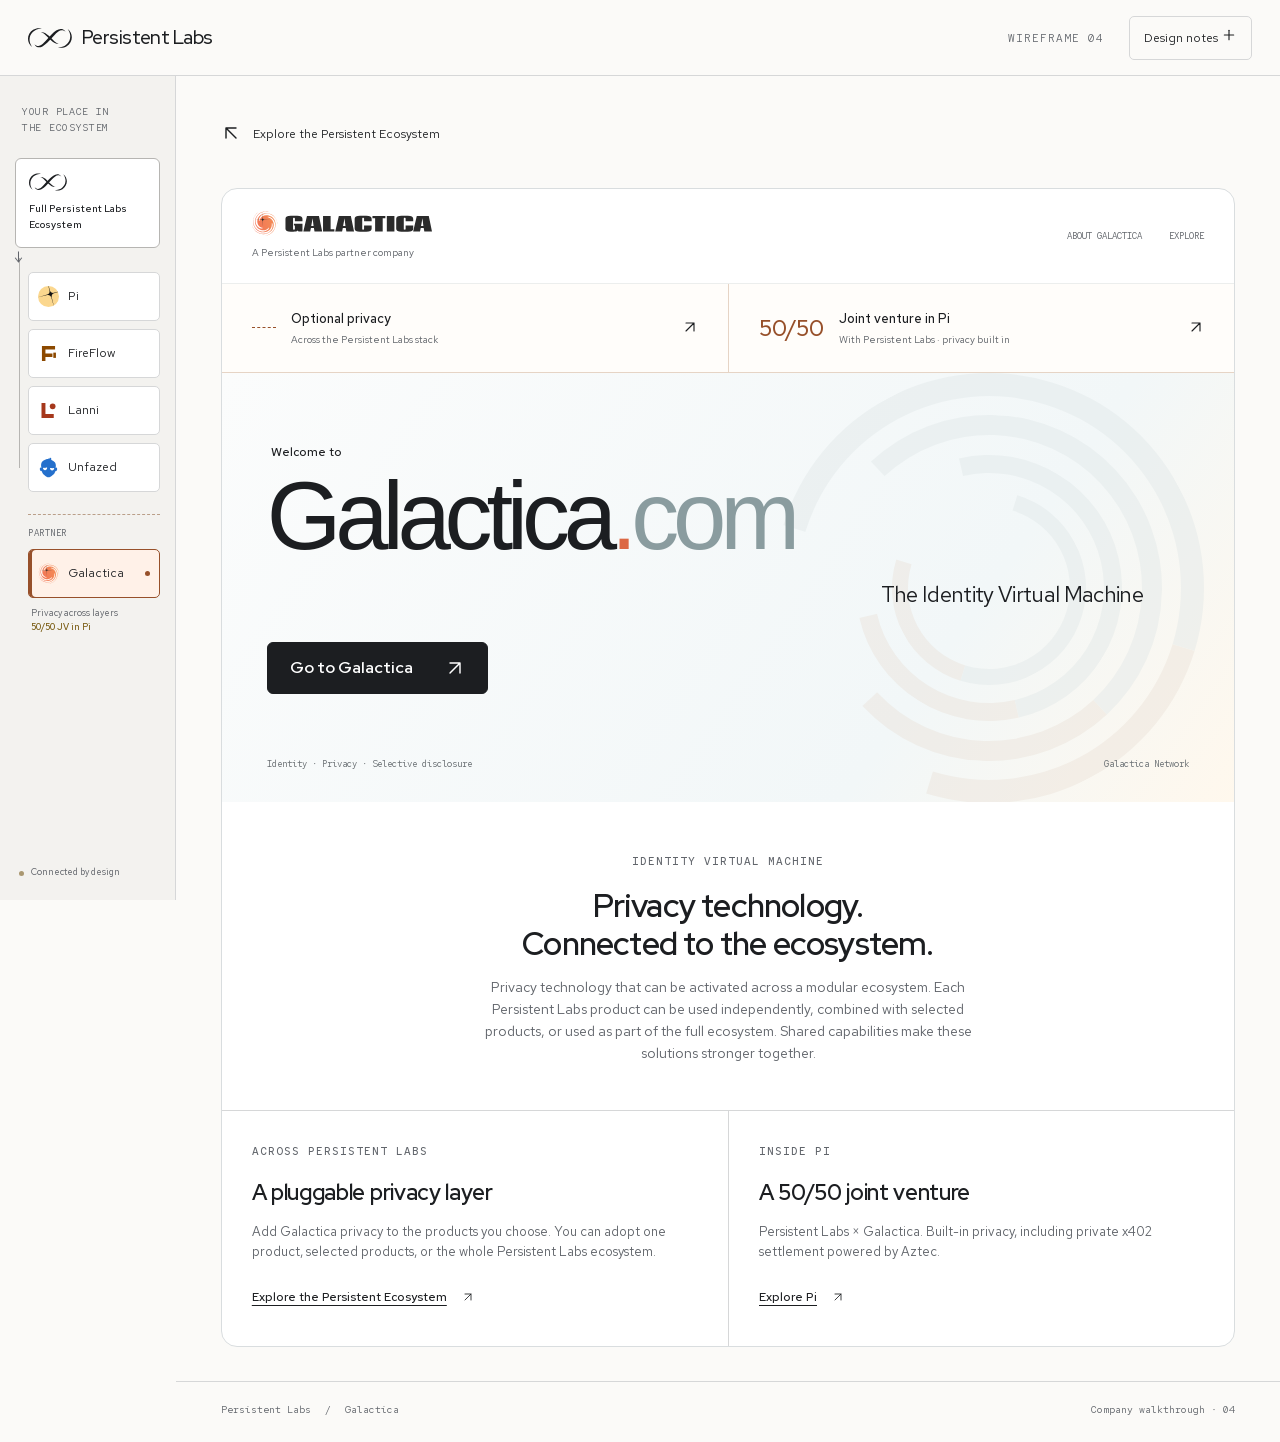
<file: galactica.html>
<!doctype html><html lang="en"><head><meta charset="utf-8"><meta name="viewport" content="width=device-width, initial-scale=1"><meta name="robots" content="noindex,nofollow"><meta name="color-scheme" content="light"><title>Galactica · Persistent Labs wireframe</title><link rel="preload" href="assets/fonts/red-hat-display-latin-variable.woff2" as="font" type="font/woff2" crossorigin><link rel="preload" href="assets/fonts/red-hat-text-latin-variable.woff2" as="font" type="font/woff2" crossorigin><link rel="stylesheet" href="site.css?v=3b632a0d47"><script src="app.js?v=ad7107fde1" defer></script></head>
    <body data-page="galactica"><a class="skip-link" href="#main">Skip to content</a><header class="topbar"><a class="company-logo" href="index.html" aria-label="Persistent Labs home"><svg class="pl-mark" aria-hidden="true" focusable="false" xmlns="http://www.w3.org/2000/svg" viewBox="0 0 47 21"><g fill="currentColor"><path d="M4.39736 20.0548C-1.94875 15.1978 -1.28266 5.82736 5.46964 1.67684C7.69121 0.311941 10.3883 -0.250189 12.9525 0.103068C13.5801 0.187772 14.1971 0.321567 14.7929 0.514077C13.5637 0.550654 12.348 0.665198 11.1622 0.944338C5.41959 2.16197 1.02265 7.51087 1.75419 13.4594C2.0006 15.8254 3.0623 18.0807 4.39736 20.0548Z"/><path d="M6.89844 17.0713C8.09585 18.1677 9.59743 19.1658 11.2184 19.0407C13.516 18.8578 15.5268 16.9106 17.1217 15.3609C21.6274 11.0842 30.0478 -1.45781 37.0571 1.18921C38.3604 1.68974 39.4144 2.73892 40.1074 3.88436C39.4086 3.34629 38.6781 2.87753 37.9138 2.58106C35.9617 1.79466 34.0819 2.46171 32.4552 3.60137C30.7678 4.78819 29.349 6.25705 27.9042 7.80002C25.5565 10.3315 23.3311 13.0017 20.8256 15.4379C19.195 17.0078 17.4519 18.5306 15.4045 19.5682C11.948 21.3479 8.72344 20.6193 6.8994 17.0713H6.89844Z"/><path d="M13.8281 4.46155C16.8525 3.89076 19.742 6.03917 21.8962 7.90364C24.0543 9.79986 25.9832 12.0224 28.0777 13.91C29.4706 15.142 30.949 16.2624 32.8857 16.686C29.8296 17.2548 26.9853 15.1719 24.7945 13.2891C22.6287 11.3967 20.7036 9.16554 18.6187 7.2645C17.2115 5.99971 15.7359 4.87833 13.8281 4.46155Z"/><path d="M42.4229 0.945841C48.769 5.80288 48.1029 15.1733 41.3506 19.3238C39.13 20.6887 36.4329 21.2509 33.8677 20.8967C33.2402 20.812 32.6232 20.6782 32.0273 20.4857C33.2565 20.4491 34.4722 20.3345 35.6581 20.0554C41.4016 18.8387 45.7986 13.4898 45.067 7.54125C44.8206 5.17529 43.7589 2.92004 42.4239 0.945841H42.4229Z"/></g></svg>
<span>Persistent Labs</span></a><div class="review-controls"><button class="map-toggle" type="button" aria-expanded="false" aria-controls="mobile-map">Ecosystem <svg class="ui-icon" xmlns="http://www.w3.org/2000/svg" viewBox="0 0 24 24" width="16" height="16" fill="none" stroke="currentColor" stroke-width="1.7" stroke-linecap="round" stroke-linejoin="round" aria-hidden="true" focusable="false"><path d="M5 12h14"/><path class="icon-vertical" d="M12 5v14"/></svg></button><span class="version">Wireframe 04</span><button class="notes-toggle" type="button" aria-pressed="false">Design notes <svg class="ui-icon" xmlns="http://www.w3.org/2000/svg" viewBox="0 0 24 24" width="16" height="16" fill="none" stroke="currentColor" stroke-width="1.7" stroke-linecap="round" stroke-linejoin="round" aria-hidden="true" focusable="false"><path d="M5 12h14"/><path class="icon-vertical" d="M12 5v14"/></svg></button></div></header>
    <aside class="rail"><nav aria-label="Ecosystem map"><p class="rail-caption">Your place in<br>the ecosystem</p>
    <a class="map-home" href="index.html" aria-label="Full Persistent Labs Ecosystem" title="Full Persistent Labs Ecosystem"><svg class="pl-mark" aria-hidden="true" focusable="false" xmlns="http://www.w3.org/2000/svg" viewBox="0 0 47 21"><g fill="currentColor"><path d="M4.39736 20.0548C-1.94875 15.1978 -1.28266 5.82736 5.46964 1.67684C7.69121 0.311941 10.3883 -0.250189 12.9525 0.103068C13.5801 0.187772 14.1971 0.321567 14.7929 0.514077C13.5637 0.550654 12.348 0.665198 11.1622 0.944338C5.41959 2.16197 1.02265 7.51087 1.75419 13.4594C2.0006 15.8254 3.0623 18.0807 4.39736 20.0548Z"/><path d="M6.89844 17.0713C8.09585 18.1677 9.59743 19.1658 11.2184 19.0407C13.516 18.8578 15.5268 16.9106 17.1217 15.3609C21.6274 11.0842 30.0478 -1.45781 37.0571 1.18921C38.3604 1.68974 39.4144 2.73892 40.1074 3.88436C39.4086 3.34629 38.6781 2.87753 37.9138 2.58106C35.9617 1.79466 34.0819 2.46171 32.4552 3.60137C30.7678 4.78819 29.349 6.25705 27.9042 7.80002C25.5565 10.3315 23.3311 13.0017 20.8256 15.4379C19.195 17.0078 17.4519 18.5306 15.4045 19.5682C11.948 21.3479 8.72344 20.6193 6.8994 17.0713H6.89844Z"/><path d="M13.8281 4.46155C16.8525 3.89076 19.742 6.03917 21.8962 7.90364C24.0543 9.79986 25.9832 12.0224 28.0777 13.91C29.4706 15.142 30.949 16.2624 32.8857 16.686C29.8296 17.2548 26.9853 15.1719 24.7945 13.2891C22.6287 11.3967 20.7036 9.16554 18.6187 7.2645C17.2115 5.99971 15.7359 4.87833 13.8281 4.46155Z"/><path d="M42.4229 0.945841C48.769 5.80288 48.1029 15.1733 41.3506 19.3238C39.13 20.6887 36.4329 21.2509 33.8677 20.8967C33.2402 20.812 32.6232 20.6782 32.0273 20.4857C33.2565 20.4491 34.4722 20.3345 35.6581 20.0554C41.4016 18.8387 45.7986 13.4898 45.067 7.54125C44.8206 5.17529 43.7589 2.92004 42.4239 0.945841H42.4229Z"/></g></svg>
<span>Full Persistent Labs<br>Ecosystem</span></a>
    <div class="mini-stack"><div class="mini-axis" aria-hidden="true">↓</div><a class="map-node pi" href="pi.html" aria-label="Pi — Private inference & payments" title="Pi — Private inference & payments"><img class="mark" src="assets/pi-symbol.svg" width="38" height="38" alt="" aria-hidden="true" decoding="async"><span>Pi</span><i aria-hidden="true"></i></a><a class="map-node fireflow" href="fireflow.html" aria-label="FireFlow — Agent OS" title="FireFlow — Agent OS"><svg class="mark" aria-hidden="true" focusable="false" xmlns="http://www.w3.org/2000/svg" viewBox="0 0 96 96" fill="currentColor"><path d="M18 14h60v16H34v18h32v16H34v18H18z"/><path d="M70 44h12v24H70z"/></svg>
<span>FireFlow</span><i aria-hidden="true"></i></a><a class="map-node lanni" href="lanni.html" aria-label="Lanni — Deployable agent layer" title="Lanni — Deployable agent layer"><svg class="mark" aria-hidden="true" focusable="false" xmlns="http://www.w3.org/2000/svg" viewBox="0 0 96 96" fill="currentColor"><path d="M16 14h18v50h38v18H16z"/><circle cx="67" cy="29" r="13"/></svg>
<span>Lanni</span><i aria-hidden="true"></i></a><a class="map-node unfazed" href="unfazed.html" aria-label="Unfazed — Lean orchestration & deployment" title="Unfazed — Lean orchestration & deployment"><svg class="mark" aria-hidden="true" focusable="false" xmlns="http://www.w3.org/2000/svg" viewBox="0 0 1024 1024">
  
  <g transform="matrix(13.381 0 0 13.381 3.82495 24.9614)">
    <path class="mark" d="M51.151 47.186c-4.211 0-7.624-3.413-7.624-7.624 0-.591.074-1.165.201-1.717 2.017.124 4.029.265 6.034.435-.019.091-.029.185-.029.282 0 .783.635 1.417 1.417 1.417.783 0 1.418-.634 1.418-1.417 0-.008-.002-.016-.003-.024 2.071.198 4.135.417 6.191.663.006.12.018.239.018.361 0 4.211-3.413 7.624-7.623 7.624ZM25.454 46.013c-4.211 0-7.624-3.413-7.624-7.624 0-.041.006-.081.006-.121 1.992-.321 3.991-.623 5.999-.901 0 .008-.002.014-.002.022 0 .783.634 1.417 1.417 1.417s1.417-.634 1.417-1.417c0-.136-.025-.265-.061-.389 2.049-.262 4.106-.501 6.17-.719.192.67.301 1.376.301 2.108 0 4.211-3.413 7.624-7.623 7.624ZM66.95 36.039c-1.069-.15-2.16.685-3.006 2.119l.727-7.239c.467-4.654-1.146-10.792-3.585-13.64-2.44-2.848-7.947-6.699-12.239-8.558l-1.725-.748c.767-.785 1.219-1.745 1.219-2.786 0-2.646-2.2-4.386-5.902-4.386 3.18 3.18-7.108 3.566-12.417 5.525-6.772 2.499-10.095 3.588-14.46 7.953s-4.97 11.977-4.405 16.62l.891 7.326c-.851-1.473-1.959-2.339-3.044-2.186-1.902.267-3.013 3.557-2.48 7.348.532 3.79 3.498 6.507 5.401 6.24.661-.093 1.103-.541 1.381-1.237.763 4.487 3.27 9.821 5.802 12.212 2.696 2.546 8.01 6.78 11.809 9.409 3.799 2.63 10.084 2.647 13.967.039l.116-.078c3.883-2.609 9.331-6.825 12.107-9.37 2.534-2.323 4.96-7.428 5.721-11.84.278.48.668.79 1.202.865 1.903.267 4.868-2.45 5.401-6.24.533-3.791-.578-7.081-2.481-7.348Z"/>
  </g>
</svg>
<span>Unfazed</span><i aria-hidden="true"></i></a></div>
    <div class="mini-partner"><span class="partner-kicker">Partner</span><a class="map-node galactica" href="galactica.html" title="Galactica — partner company" aria-label="Galactica — partner company" aria-current="page"><img class="mark" src="assets/galactica-symbol.svg" width="38" height="38" alt="" aria-hidden="true" decoding="async"><span>Galactica</span><i aria-hidden="true"></i></a><small>Privacy across layers<br><b>50/50 JV in Pi</b></small></div>
    </nav><div class="rail-bottom"><span class="rail-dot"></span><span>Connected by design</span></div></aside><div id="mobile-map" class="mobile-map" hidden><div class="mobile-location"><span>You are here: <b>Galactica · partner</b></span></div><nav class="mobile-nodes" aria-label="Mobile ecosystem map"><a class="mobile-node home" href="index.html" aria-label="Full Persistent Labs Ecosystem"><svg class="pl-mark" aria-hidden="true" focusable="false" xmlns="http://www.w3.org/2000/svg" viewBox="0 0 47 21"><g fill="currentColor"><path d="M4.39736 20.0548C-1.94875 15.1978 -1.28266 5.82736 5.46964 1.67684C7.69121 0.311941 10.3883 -0.250189 12.9525 0.103068C13.5801 0.187772 14.1971 0.321567 14.7929 0.514077C13.5637 0.550654 12.348 0.665198 11.1622 0.944338C5.41959 2.16197 1.02265 7.51087 1.75419 13.4594C2.0006 15.8254 3.0623 18.0807 4.39736 20.0548Z"/><path d="M6.89844 17.0713C8.09585 18.1677 9.59743 19.1658 11.2184 19.0407C13.516 18.8578 15.5268 16.9106 17.1217 15.3609C21.6274 11.0842 30.0478 -1.45781 37.0571 1.18921C38.3604 1.68974 39.4144 2.73892 40.1074 3.88436C39.4086 3.34629 38.6781 2.87753 37.9138 2.58106C35.9617 1.79466 34.0819 2.46171 32.4552 3.60137C30.7678 4.78819 29.349 6.25705 27.9042 7.80002C25.5565 10.3315 23.3311 13.0017 20.8256 15.4379C19.195 17.0078 17.4519 18.5306 15.4045 19.5682C11.948 21.3479 8.72344 20.6193 6.8994 17.0713H6.89844Z"/><path d="M13.8281 4.46155C16.8525 3.89076 19.742 6.03917 21.8962 7.90364C24.0543 9.79986 25.9832 12.0224 28.0777 13.91C29.4706 15.142 30.949 16.2624 32.8857 16.686C29.8296 17.2548 26.9853 15.1719 24.7945 13.2891C22.6287 11.3967 20.7036 9.16554 18.6187 7.2645C17.2115 5.99971 15.7359 4.87833 13.8281 4.46155Z"/><path d="M42.4229 0.945841C48.769 5.80288 48.1029 15.1733 41.3506 19.3238C39.13 20.6887 36.4329 21.2509 33.8677 20.8967C33.2402 20.812 32.6232 20.6782 32.0273 20.4857C33.2565 20.4491 34.4722 20.3345 35.6581 20.0554C41.4016 18.8387 45.7986 13.4898 45.067 7.54125C44.8206 5.17529 43.7589 2.92004 42.4239 0.945841H42.4229Z"/></g></svg>
<span>Home</span></a><a class="mobile-node pi" href="pi.html" aria-label="Pi — Access"><img class="mark" src="assets/pi-symbol.svg" width="38" height="38" alt="" aria-hidden="true" decoding="async"><span>Pi</span></a><a class="mobile-node fireflow" href="fireflow.html" aria-label="FireFlow — Orchestrate"><svg class="mark" aria-hidden="true" focusable="false" xmlns="http://www.w3.org/2000/svg" viewBox="0 0 96 96" fill="currentColor"><path d="M18 14h60v16H34v18h32v16H34v18H18z"/><path d="M70 44h12v24H70z"/></svg>
<span>FireFlow</span></a><a class="mobile-node lanni" href="lanni.html" aria-label="Lanni — Execute"><svg class="mark" aria-hidden="true" focusable="false" xmlns="http://www.w3.org/2000/svg" viewBox="0 0 96 96" fill="currentColor"><path d="M16 14h18v50h38v18H16z"/><circle cx="67" cy="29" r="13"/></svg>
<span>Lanni</span></a><a class="mobile-node unfazed" href="unfazed.html" aria-label="Unfazed — Deploy"><svg class="mark" aria-hidden="true" focusable="false" xmlns="http://www.w3.org/2000/svg" viewBox="0 0 1024 1024">
  
  <g transform="matrix(13.381 0 0 13.381 3.82495 24.9614)">
    <path class="mark" d="M51.151 47.186c-4.211 0-7.624-3.413-7.624-7.624 0-.591.074-1.165.201-1.717 2.017.124 4.029.265 6.034.435-.019.091-.029.185-.029.282 0 .783.635 1.417 1.417 1.417.783 0 1.418-.634 1.418-1.417 0-.008-.002-.016-.003-.024 2.071.198 4.135.417 6.191.663.006.12.018.239.018.361 0 4.211-3.413 7.624-7.623 7.624ZM25.454 46.013c-4.211 0-7.624-3.413-7.624-7.624 0-.041.006-.081.006-.121 1.992-.321 3.991-.623 5.999-.901 0 .008-.002.014-.002.022 0 .783.634 1.417 1.417 1.417s1.417-.634 1.417-1.417c0-.136-.025-.265-.061-.389 2.049-.262 4.106-.501 6.17-.719.192.67.301 1.376.301 2.108 0 4.211-3.413 7.624-7.623 7.624ZM66.95 36.039c-1.069-.15-2.16.685-3.006 2.119l.727-7.239c.467-4.654-1.146-10.792-3.585-13.64-2.44-2.848-7.947-6.699-12.239-8.558l-1.725-.748c.767-.785 1.219-1.745 1.219-2.786 0-2.646-2.2-4.386-5.902-4.386 3.18 3.18-7.108 3.566-12.417 5.525-6.772 2.499-10.095 3.588-14.46 7.953s-4.97 11.977-4.405 16.62l.891 7.326c-.851-1.473-1.959-2.339-3.044-2.186-1.902.267-3.013 3.557-2.48 7.348.532 3.79 3.498 6.507 5.401 6.24.661-.093 1.103-.541 1.381-1.237.763 4.487 3.27 9.821 5.802 12.212 2.696 2.546 8.01 6.78 11.809 9.409 3.799 2.63 10.084 2.647 13.967.039l.116-.078c3.883-2.609 9.331-6.825 12.107-9.37 2.534-2.323 4.96-7.428 5.721-11.84.278.48.668.79 1.202.865 1.903.267 4.868-2.45 5.401-6.24.533-3.791-.578-7.081-2.481-7.348Z"/>
  </g>
</svg>
<span>Unfazed</span></a><a class="mobile-node galactica" href="galactica.html" aria-label="Galactica — separate partner" aria-current="page"><img class="mark" src="assets/galactica-symbol.svg" width="38" height="38" alt="" aria-hidden="true" decoding="async"><span>Galactica</span></a></nav><div id="map-details" class="map-details"><nav aria-label="Ecosystem roles"><a class="pi" href="pi.html"><b>01 · Access</b><span>Pi — Private inference & payments</span></a><a class="fireflow" href="fireflow.html"><b>02 · Orchestrate</b><span>FireFlow — Agent OS</span></a><a class="lanni" href="lanni.html"><b>03 · Execute</b><span>Lanni — Deployable agent layer</span></a><a class="unfazed" href="unfazed.html"><b>04 · Deploy</b><span>Unfazed — Lean orchestration & deployment</span></a></nav><a href="galactica.html" class="mobile-partner-detail"><b>Galactica · separate partner</b><span>Optional privacy across the stack. Built into Pi, a 50/50 joint venture with Persistent Labs.</span></a><button class="notes-toggle" type="button" aria-pressed="false">Design notes <svg class="ui-icon" xmlns="http://www.w3.org/2000/svg" viewBox="0 0 24 24" width="16" height="16" fill="none" stroke="currentColor" stroke-width="1.7" stroke-linecap="round" stroke-linejoin="round" aria-hidden="true" focusable="false"><path d="M5 12h14"/><path class="icon-vertical" d="M12 5v14"/></svg></button></div></div><div class="page-shell"><main id="main" tabindex="-1"><a href="index.html" class="return-link"><span aria-hidden="true"><svg class="ui-icon" xmlns="http://www.w3.org/2000/svg" viewBox="0 0 24 24" width="16" height="16" fill="none" stroke="currentColor" stroke-width="1.7" stroke-linecap="round" stroke-linejoin="round" aria-hidden="true" focusable="false"><path d="M18 18 6 6M6 18V6h12"/></svg></span> Explore the Persistent Ecosystem</a><section class="gal-page"><div class="gal-header"><div><img class="gal-mark" src="assets/galactica-original.svg" width="269" height="38" alt="Galactica" decoding="async"><p>A Persistent Labs partner company</p></div><div class="gal-nav" aria-label="Reference navigation, visual only"><span>About Galactica</span><span>Explore</span></div></div><div class="gal-at-a-glance" aria-label="Galactica relationships"><a href="index.html"><span class="line-sample dashed" aria-hidden="true"></span><span><b>Optional privacy</b><small>Across the Persistent Labs stack</small></span><span aria-hidden="true"><svg class="ui-icon" xmlns="http://www.w3.org/2000/svg" viewBox="0 0 24 24" width="16" height="16" fill="none" stroke="currentColor" stroke-width="1.7" stroke-linecap="round" stroke-linejoin="round" aria-hidden="true" focusable="false"><path d="M6 18 18 6M6 6h12v12"/></svg></span></a><a href="pi.html"><strong>50/50</strong><span><b>Joint venture in Pi</b><small>With Persistent Labs · privacy built in</small></span><span aria-hidden="true"><svg class="ui-icon" xmlns="http://www.w3.org/2000/svg" viewBox="0 0 24 24" width="16" height="16" fill="none" stroke="currentColor" stroke-width="1.7" stroke-linecap="round" stroke-linejoin="round" aria-hidden="true" focusable="false"><path d="M6 18 18 6M6 6h12v12"/></svg></span></a></div><div class="gal-hero"><div class="gal-orbit" aria-hidden="true"><i></i><i></i><i></i><i></i></div><div class="gal-welcome">Welcome to</div><h1>Galactica<span class="gal-dot">.</span><span class="gal-com">com</span></h1><p class="gal-tagline">The Identity Virtual Machine</p><a class="product-cta" href="https://galactica.com/"><span>Go to Galactica</span><svg class="ui-icon" xmlns="http://www.w3.org/2000/svg" viewBox="0 0 24 24" width="16" height="16" fill="none" stroke="currentColor" stroke-width="1.7" stroke-linecap="round" stroke-linejoin="round" aria-hidden="true" focusable="false"><path d="M6 18 18 6M6 6h12v12"/></svg></a><div class="gal-hero-foot"><span>Identity · Privacy · Selective disclosure</span><span>Galactica Network</span></div></div><div class="gal-identity"><span class="eyebrow">Identity Virtual Machine</span><h2>Privacy technology.<br>Connected to the ecosystem.</h2><p>Privacy technology that can be activated across a modular ecosystem. Each Persistent Labs product can be used independently, combined with selected products, or used as part of the full ecosystem. Shared capabilities make these solutions stronger together.</p></div><div class="gal-relationship-grid"><div><span class="eyebrow">Across Persistent Labs</span><h3>A pluggable privacy layer</h3><p>Add Galactica privacy to the products you choose. You can adopt one product, selected products, or the whole Persistent Labs ecosystem.</p><a class="text-link" href="index.html">Explore the Persistent Ecosystem <svg class="ui-icon" xmlns="http://www.w3.org/2000/svg" viewBox="0 0 24 24" width="16" height="16" fill="none" stroke="currentColor" stroke-width="1.7" stroke-linecap="round" stroke-linejoin="round" aria-hidden="true" focusable="false"><path d="M6 18 18 6M6 6h12v12"/></svg></a></div><div><span class="eyebrow">Inside Pi</span><h3>A 50/50 joint venture</h3><p>Persistent Labs × Galactica. Built-in privacy, including private x402 settlement powered by Aztec.</p><a class="text-link" href="pi.html">Explore Pi <svg class="ui-icon" xmlns="http://www.w3.org/2000/svg" viewBox="0 0 24 24" width="16" height="16" fill="none" stroke="currentColor" stroke-width="1.7" stroke-linecap="round" stroke-linejoin="round" aria-hidden="true" focusable="false"><path d="M6 18 18 6M6 6h12v12"/></svg></a></div></div></section><aside class="review-notes" hidden><span class="eyebrow">Design note</span><p>Galactica remains a separate partner company. Preserve its original logo and the structure of its existing landing page. This pass is a wireframe interpretation of that page, with the ecosystem navigation and return link added. Final imagery, motion and pixel-level recreation belong to the design execution phase.</p></aside></main><footer class="page-footer"><span>Persistent Labs <span class="footer-divider">/</span> Galactica</span><span>Company walkthrough · 04</span></footer></div><script type="application/json" id="interaction-content">{}</script></body></html>
</file>
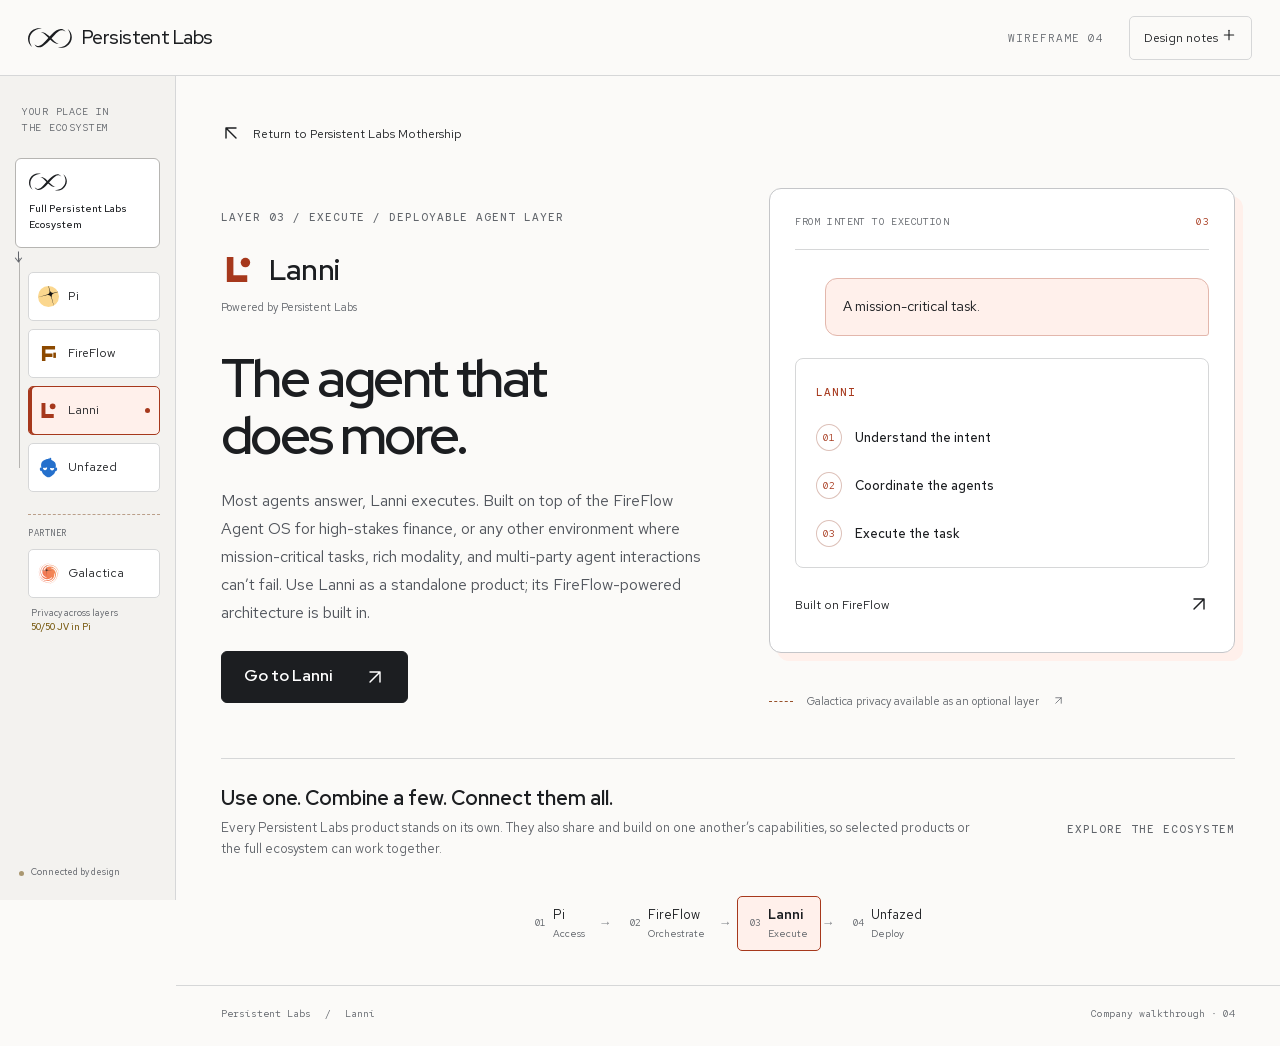
<file: lanni.html>
<!doctype html><html lang="en"><head><meta charset="utf-8"><meta name="viewport" content="width=device-width, initial-scale=1"><meta name="robots" content="noindex,nofollow"><meta name="color-scheme" content="light"><title>Lanni · Persistent Labs wireframe</title><link rel="preload" href="assets/fonts/red-hat-display-latin-variable.woff2" as="font" type="font/woff2" crossorigin><link rel="preload" href="assets/fonts/red-hat-text-latin-variable.woff2" as="font" type="font/woff2" crossorigin><link rel="stylesheet" href="site.css?v=3b632a0d47"><script src="app.js?v=ad7107fde1" defer></script></head>
    <body data-page="lanni"><a class="skip-link" href="#main">Skip to content</a><header class="topbar"><a class="company-logo" href="index.html" aria-label="Persistent Labs home"><svg class="pl-mark" aria-hidden="true" focusable="false" xmlns="http://www.w3.org/2000/svg" viewBox="0 0 47 21"><g fill="currentColor"><path d="M4.39736 20.0548C-1.94875 15.1978 -1.28266 5.82736 5.46964 1.67684C7.69121 0.311941 10.3883 -0.250189 12.9525 0.103068C13.5801 0.187772 14.1971 0.321567 14.7929 0.514077C13.5637 0.550654 12.348 0.665198 11.1622 0.944338C5.41959 2.16197 1.02265 7.51087 1.75419 13.4594C2.0006 15.8254 3.0623 18.0807 4.39736 20.0548Z"/><path d="M6.89844 17.0713C8.09585 18.1677 9.59743 19.1658 11.2184 19.0407C13.516 18.8578 15.5268 16.9106 17.1217 15.3609C21.6274 11.0842 30.0478 -1.45781 37.0571 1.18921C38.3604 1.68974 39.4144 2.73892 40.1074 3.88436C39.4086 3.34629 38.6781 2.87753 37.9138 2.58106C35.9617 1.79466 34.0819 2.46171 32.4552 3.60137C30.7678 4.78819 29.349 6.25705 27.9042 7.80002C25.5565 10.3315 23.3311 13.0017 20.8256 15.4379C19.195 17.0078 17.4519 18.5306 15.4045 19.5682C11.948 21.3479 8.72344 20.6193 6.8994 17.0713H6.89844Z"/><path d="M13.8281 4.46155C16.8525 3.89076 19.742 6.03917 21.8962 7.90364C24.0543 9.79986 25.9832 12.0224 28.0777 13.91C29.4706 15.142 30.949 16.2624 32.8857 16.686C29.8296 17.2548 26.9853 15.1719 24.7945 13.2891C22.6287 11.3967 20.7036 9.16554 18.6187 7.2645C17.2115 5.99971 15.7359 4.87833 13.8281 4.46155Z"/><path d="M42.4229 0.945841C48.769 5.80288 48.1029 15.1733 41.3506 19.3238C39.13 20.6887 36.4329 21.2509 33.8677 20.8967C33.2402 20.812 32.6232 20.6782 32.0273 20.4857C33.2565 20.4491 34.4722 20.3345 35.6581 20.0554C41.4016 18.8387 45.7986 13.4898 45.067 7.54125C44.8206 5.17529 43.7589 2.92004 42.4239 0.945841H42.4229Z"/></g></svg>
<span>Persistent Labs</span></a><div class="review-controls"><button class="map-toggle" type="button" aria-expanded="false" aria-controls="mobile-map">Ecosystem <svg class="ui-icon" xmlns="http://www.w3.org/2000/svg" viewBox="0 0 24 24" width="16" height="16" fill="none" stroke="currentColor" stroke-width="1.7" stroke-linecap="round" stroke-linejoin="round" aria-hidden="true" focusable="false"><path d="M5 12h14"/><path class="icon-vertical" d="M12 5v14"/></svg></button><span class="version">Wireframe 04</span><button class="notes-toggle" type="button" aria-pressed="false">Design notes <svg class="ui-icon" xmlns="http://www.w3.org/2000/svg" viewBox="0 0 24 24" width="16" height="16" fill="none" stroke="currentColor" stroke-width="1.7" stroke-linecap="round" stroke-linejoin="round" aria-hidden="true" focusable="false"><path d="M5 12h14"/><path class="icon-vertical" d="M12 5v14"/></svg></button></div></header>
    <aside class="rail"><nav aria-label="Ecosystem map"><p class="rail-caption">Your place in<br>the ecosystem</p>
    <a class="map-home" href="index.html" aria-label="Full Persistent Labs Ecosystem" title="Full Persistent Labs Ecosystem"><svg class="pl-mark" aria-hidden="true" focusable="false" xmlns="http://www.w3.org/2000/svg" viewBox="0 0 47 21"><g fill="currentColor"><path d="M4.39736 20.0548C-1.94875 15.1978 -1.28266 5.82736 5.46964 1.67684C7.69121 0.311941 10.3883 -0.250189 12.9525 0.103068C13.5801 0.187772 14.1971 0.321567 14.7929 0.514077C13.5637 0.550654 12.348 0.665198 11.1622 0.944338C5.41959 2.16197 1.02265 7.51087 1.75419 13.4594C2.0006 15.8254 3.0623 18.0807 4.39736 20.0548Z"/><path d="M6.89844 17.0713C8.09585 18.1677 9.59743 19.1658 11.2184 19.0407C13.516 18.8578 15.5268 16.9106 17.1217 15.3609C21.6274 11.0842 30.0478 -1.45781 37.0571 1.18921C38.3604 1.68974 39.4144 2.73892 40.1074 3.88436C39.4086 3.34629 38.6781 2.87753 37.9138 2.58106C35.9617 1.79466 34.0819 2.46171 32.4552 3.60137C30.7678 4.78819 29.349 6.25705 27.9042 7.80002C25.5565 10.3315 23.3311 13.0017 20.8256 15.4379C19.195 17.0078 17.4519 18.5306 15.4045 19.5682C11.948 21.3479 8.72344 20.6193 6.8994 17.0713H6.89844Z"/><path d="M13.8281 4.46155C16.8525 3.89076 19.742 6.03917 21.8962 7.90364C24.0543 9.79986 25.9832 12.0224 28.0777 13.91C29.4706 15.142 30.949 16.2624 32.8857 16.686C29.8296 17.2548 26.9853 15.1719 24.7945 13.2891C22.6287 11.3967 20.7036 9.16554 18.6187 7.2645C17.2115 5.99971 15.7359 4.87833 13.8281 4.46155Z"/><path d="M42.4229 0.945841C48.769 5.80288 48.1029 15.1733 41.3506 19.3238C39.13 20.6887 36.4329 21.2509 33.8677 20.8967C33.2402 20.812 32.6232 20.6782 32.0273 20.4857C33.2565 20.4491 34.4722 20.3345 35.6581 20.0554C41.4016 18.8387 45.7986 13.4898 45.067 7.54125C44.8206 5.17529 43.7589 2.92004 42.4239 0.945841H42.4229Z"/></g></svg>
<span>Full Persistent Labs<br>Ecosystem</span></a>
    <div class="mini-stack"><div class="mini-axis" aria-hidden="true">↓</div><a class="map-node pi" href="pi.html" aria-label="Pi — Private inference & payments" title="Pi — Private inference & payments"><img class="mark" src="assets/pi-symbol.svg" width="38" height="38" alt="" aria-hidden="true" decoding="async"><span>Pi</span><i aria-hidden="true"></i></a><a class="map-node fireflow" href="fireflow.html" aria-label="FireFlow — Agent OS" title="FireFlow — Agent OS"><svg class="mark" aria-hidden="true" focusable="false" xmlns="http://www.w3.org/2000/svg" viewBox="0 0 96 96" fill="currentColor"><path d="M18 14h60v16H34v18h32v16H34v18H18z"/><path d="M70 44h12v24H70z"/></svg>
<span>FireFlow</span><i aria-hidden="true"></i></a><a class="map-node lanni" href="lanni.html" aria-label="Lanni — Deployable agent layer" title="Lanni — Deployable agent layer" aria-current="page"><svg class="mark" aria-hidden="true" focusable="false" xmlns="http://www.w3.org/2000/svg" viewBox="0 0 96 96" fill="currentColor"><path d="M16 14h18v50h38v18H16z"/><circle cx="67" cy="29" r="13"/></svg>
<span>Lanni</span><i aria-hidden="true"></i></a><a class="map-node unfazed" href="unfazed.html" aria-label="Unfazed — Lean orchestration & deployment" title="Unfazed — Lean orchestration & deployment"><svg class="mark" aria-hidden="true" focusable="false" xmlns="http://www.w3.org/2000/svg" viewBox="0 0 1024 1024">
  
  <g transform="matrix(13.381 0 0 13.381 3.82495 24.9614)">
    <path class="mark" d="M51.151 47.186c-4.211 0-7.624-3.413-7.624-7.624 0-.591.074-1.165.201-1.717 2.017.124 4.029.265 6.034.435-.019.091-.029.185-.029.282 0 .783.635 1.417 1.417 1.417.783 0 1.418-.634 1.418-1.417 0-.008-.002-.016-.003-.024 2.071.198 4.135.417 6.191.663.006.12.018.239.018.361 0 4.211-3.413 7.624-7.623 7.624ZM25.454 46.013c-4.211 0-7.624-3.413-7.624-7.624 0-.041.006-.081.006-.121 1.992-.321 3.991-.623 5.999-.901 0 .008-.002.014-.002.022 0 .783.634 1.417 1.417 1.417s1.417-.634 1.417-1.417c0-.136-.025-.265-.061-.389 2.049-.262 4.106-.501 6.17-.719.192.67.301 1.376.301 2.108 0 4.211-3.413 7.624-7.623 7.624ZM66.95 36.039c-1.069-.15-2.16.685-3.006 2.119l.727-7.239c.467-4.654-1.146-10.792-3.585-13.64-2.44-2.848-7.947-6.699-12.239-8.558l-1.725-.748c.767-.785 1.219-1.745 1.219-2.786 0-2.646-2.2-4.386-5.902-4.386 3.18 3.18-7.108 3.566-12.417 5.525-6.772 2.499-10.095 3.588-14.46 7.953s-4.97 11.977-4.405 16.62l.891 7.326c-.851-1.473-1.959-2.339-3.044-2.186-1.902.267-3.013 3.557-2.48 7.348.532 3.79 3.498 6.507 5.401 6.24.661-.093 1.103-.541 1.381-1.237.763 4.487 3.27 9.821 5.802 12.212 2.696 2.546 8.01 6.78 11.809 9.409 3.799 2.63 10.084 2.647 13.967.039l.116-.078c3.883-2.609 9.331-6.825 12.107-9.37 2.534-2.323 4.96-7.428 5.721-11.84.278.48.668.79 1.202.865 1.903.267 4.868-2.45 5.401-6.24.533-3.791-.578-7.081-2.481-7.348Z"/>
  </g>
</svg>
<span>Unfazed</span><i aria-hidden="true"></i></a></div>
    <div class="mini-partner"><span class="partner-kicker">Partner</span><a class="map-node galactica" href="galactica.html" title="Galactica — partner company" aria-label="Galactica — partner company"><img class="mark" src="assets/galactica-symbol.svg" width="38" height="38" alt="" aria-hidden="true" decoding="async"><span>Galactica</span><i aria-hidden="true"></i></a><small>Privacy across layers<br><b>50/50 JV in Pi</b></small></div>
    </nav><div class="rail-bottom"><span class="rail-dot"></span><span>Connected by design</span></div></aside><div id="mobile-map" class="mobile-map" hidden><div class="mobile-location"><span>You are here: <b>Lanni</b></span></div><nav class="mobile-nodes" aria-label="Mobile ecosystem map"><a class="mobile-node home" href="index.html" aria-label="Full Persistent Labs Ecosystem"><svg class="pl-mark" aria-hidden="true" focusable="false" xmlns="http://www.w3.org/2000/svg" viewBox="0 0 47 21"><g fill="currentColor"><path d="M4.39736 20.0548C-1.94875 15.1978 -1.28266 5.82736 5.46964 1.67684C7.69121 0.311941 10.3883 -0.250189 12.9525 0.103068C13.5801 0.187772 14.1971 0.321567 14.7929 0.514077C13.5637 0.550654 12.348 0.665198 11.1622 0.944338C5.41959 2.16197 1.02265 7.51087 1.75419 13.4594C2.0006 15.8254 3.0623 18.0807 4.39736 20.0548Z"/><path d="M6.89844 17.0713C8.09585 18.1677 9.59743 19.1658 11.2184 19.0407C13.516 18.8578 15.5268 16.9106 17.1217 15.3609C21.6274 11.0842 30.0478 -1.45781 37.0571 1.18921C38.3604 1.68974 39.4144 2.73892 40.1074 3.88436C39.4086 3.34629 38.6781 2.87753 37.9138 2.58106C35.9617 1.79466 34.0819 2.46171 32.4552 3.60137C30.7678 4.78819 29.349 6.25705 27.9042 7.80002C25.5565 10.3315 23.3311 13.0017 20.8256 15.4379C19.195 17.0078 17.4519 18.5306 15.4045 19.5682C11.948 21.3479 8.72344 20.6193 6.8994 17.0713H6.89844Z"/><path d="M13.8281 4.46155C16.8525 3.89076 19.742 6.03917 21.8962 7.90364C24.0543 9.79986 25.9832 12.0224 28.0777 13.91C29.4706 15.142 30.949 16.2624 32.8857 16.686C29.8296 17.2548 26.9853 15.1719 24.7945 13.2891C22.6287 11.3967 20.7036 9.16554 18.6187 7.2645C17.2115 5.99971 15.7359 4.87833 13.8281 4.46155Z"/><path d="M42.4229 0.945841C48.769 5.80288 48.1029 15.1733 41.3506 19.3238C39.13 20.6887 36.4329 21.2509 33.8677 20.8967C33.2402 20.812 32.6232 20.6782 32.0273 20.4857C33.2565 20.4491 34.4722 20.3345 35.6581 20.0554C41.4016 18.8387 45.7986 13.4898 45.067 7.54125C44.8206 5.17529 43.7589 2.92004 42.4239 0.945841H42.4229Z"/></g></svg>
<span>Home</span></a><a class="mobile-node pi" href="pi.html" aria-label="Pi — Access"><img class="mark" src="assets/pi-symbol.svg" width="38" height="38" alt="" aria-hidden="true" decoding="async"><span>Pi</span></a><a class="mobile-node fireflow" href="fireflow.html" aria-label="FireFlow — Orchestrate"><svg class="mark" aria-hidden="true" focusable="false" xmlns="http://www.w3.org/2000/svg" viewBox="0 0 96 96" fill="currentColor"><path d="M18 14h60v16H34v18h32v16H34v18H18z"/><path d="M70 44h12v24H70z"/></svg>
<span>FireFlow</span></a><a class="mobile-node lanni" href="lanni.html" aria-label="Lanni — Execute" aria-current="page"><svg class="mark" aria-hidden="true" focusable="false" xmlns="http://www.w3.org/2000/svg" viewBox="0 0 96 96" fill="currentColor"><path d="M16 14h18v50h38v18H16z"/><circle cx="67" cy="29" r="13"/></svg>
<span>Lanni</span></a><a class="mobile-node unfazed" href="unfazed.html" aria-label="Unfazed — Deploy"><svg class="mark" aria-hidden="true" focusable="false" xmlns="http://www.w3.org/2000/svg" viewBox="0 0 1024 1024">
  
  <g transform="matrix(13.381 0 0 13.381 3.82495 24.9614)">
    <path class="mark" d="M51.151 47.186c-4.211 0-7.624-3.413-7.624-7.624 0-.591.074-1.165.201-1.717 2.017.124 4.029.265 6.034.435-.019.091-.029.185-.029.282 0 .783.635 1.417 1.417 1.417.783 0 1.418-.634 1.418-1.417 0-.008-.002-.016-.003-.024 2.071.198 4.135.417 6.191.663.006.12.018.239.018.361 0 4.211-3.413 7.624-7.623 7.624ZM25.454 46.013c-4.211 0-7.624-3.413-7.624-7.624 0-.041.006-.081.006-.121 1.992-.321 3.991-.623 5.999-.901 0 .008-.002.014-.002.022 0 .783.634 1.417 1.417 1.417s1.417-.634 1.417-1.417c0-.136-.025-.265-.061-.389 2.049-.262 4.106-.501 6.17-.719.192.67.301 1.376.301 2.108 0 4.211-3.413 7.624-7.623 7.624ZM66.95 36.039c-1.069-.15-2.16.685-3.006 2.119l.727-7.239c.467-4.654-1.146-10.792-3.585-13.64-2.44-2.848-7.947-6.699-12.239-8.558l-1.725-.748c.767-.785 1.219-1.745 1.219-2.786 0-2.646-2.2-4.386-5.902-4.386 3.18 3.18-7.108 3.566-12.417 5.525-6.772 2.499-10.095 3.588-14.46 7.953s-4.97 11.977-4.405 16.62l.891 7.326c-.851-1.473-1.959-2.339-3.044-2.186-1.902.267-3.013 3.557-2.48 7.348.532 3.79 3.498 6.507 5.401 6.24.661-.093 1.103-.541 1.381-1.237.763 4.487 3.27 9.821 5.802 12.212 2.696 2.546 8.01 6.78 11.809 9.409 3.799 2.63 10.084 2.647 13.967.039l.116-.078c3.883-2.609 9.331-6.825 12.107-9.37 2.534-2.323 4.96-7.428 5.721-11.84.278.48.668.79 1.202.865 1.903.267 4.868-2.45 5.401-6.24.533-3.791-.578-7.081-2.481-7.348Z"/>
  </g>
</svg>
<span>Unfazed</span></a><a class="mobile-node galactica" href="galactica.html" aria-label="Galactica — separate partner"><img class="mark" src="assets/galactica-symbol.svg" width="38" height="38" alt="" aria-hidden="true" decoding="async"><span>Galactica</span></a></nav><div id="map-details" class="map-details"><nav aria-label="Ecosystem roles"><a class="pi" href="pi.html"><b>01 · Access</b><span>Pi — Private inference & payments</span></a><a class="fireflow" href="fireflow.html"><b>02 · Orchestrate</b><span>FireFlow — Agent OS</span></a><a class="lanni" href="lanni.html" aria-current="page"><b>03 · Execute</b><span>Lanni — Deployable agent layer</span></a><a class="unfazed" href="unfazed.html"><b>04 · Deploy</b><span>Unfazed — Lean orchestration & deployment</span></a></nav><a href="galactica.html" class="mobile-partner-detail"><b>Galactica · separate partner</b><span>Optional privacy across the stack. Built into Pi, a 50/50 joint venture with Persistent Labs.</span></a><button class="notes-toggle" type="button" aria-pressed="false">Design notes <svg class="ui-icon" xmlns="http://www.w3.org/2000/svg" viewBox="0 0 24 24" width="16" height="16" fill="none" stroke="currentColor" stroke-width="1.7" stroke-linecap="round" stroke-linejoin="round" aria-hidden="true" focusable="false"><path d="M5 12h14"/><path class="icon-vertical" d="M12 5v14"/></svg></button></div></div><div class="page-shell"><main id="main" tabindex="-1"><a href="index.html" class="return-link"><span aria-hidden="true"><svg class="ui-icon" xmlns="http://www.w3.org/2000/svg" viewBox="0 0 24 24" width="16" height="16" fill="none" stroke="currentColor" stroke-width="1.7" stroke-linecap="round" stroke-linejoin="round" aria-hidden="true" focusable="false"><path d="M18 18 6 6M6 18V6h12"/></svg></span> Return to Persistent Labs Mothership</a><section class="product-hero lanni"><div class="product-copy"><p class="eyebrow">Layer 03 / Execute / Deployable agent layer</p><div class="product-lockup "><svg class="mark" aria-hidden="true" focusable="false" xmlns="http://www.w3.org/2000/svg" viewBox="0 0 96 96" fill="currentColor"><path d="M16 14h18v50h38v18H16z"/><circle cx="67" cy="29" r="13"/></svg>
<span>Lanni</span></div><p class="endorsement">Powered by Persistent Labs</p><h1>The agent that<br> does more.</h1><p class="product-description">Most agents answer, Lanni executes. Built on top of the FireFlow Agent OS for high-stakes finance, or any other environment where mission-critical tasks, rich modality, and multi-party agent interactions can’t fail. Use Lanni as a standalone product; its FireFlow-powered architecture is built in.</p><a class="product-cta" href="https://persistentai.org/lanni"><span>Go to Lanni</span><svg class="ui-icon" xmlns="http://www.w3.org/2000/svg" viewBox="0 0 24 24" width="16" height="16" fill="none" stroke="currentColor" stroke-width="1.7" stroke-linecap="round" stroke-linejoin="round" aria-hidden="true" focusable="false"><path d="M6 18 18 6M6 6h12v12"/></svg></a></div><div class="product-art"><div class="visual-board"><div class="visual-label"><span>From intent to execution</span><span>03</span></div><div class="intent-bubble">A mission-critical task.</div><div class="action-panel"><span class="eyebrow">Lanni</span><div class="action-step"><span>01</span><strong>Understand the intent</strong></div><div class="action-step"><span>02</span><strong>Coordinate the agents</strong></div><div class="action-step"><span>03</span><strong>Execute the task</strong></div></div><a class="built-on" href="fireflow.html">Built on FireFlow <span aria-hidden="true"><svg class="ui-icon" xmlns="http://www.w3.org/2000/svg" viewBox="0 0 24 24" width="16" height="16" fill="none" stroke="currentColor" stroke-width="1.7" stroke-linecap="round" stroke-linejoin="round" aria-hidden="true" focusable="false"><path d="M6 18 18 6M6 6h12v12"/></svg></span></a></div><a class="privacy-caption" href="galactica.html">Galactica privacy available as an optional layer <span aria-hidden="true"><svg class="ui-icon" xmlns="http://www.w3.org/2000/svg" viewBox="0 0 24 24" width="16" height="16" fill="none" stroke="currentColor" stroke-width="1.7" stroke-linecap="round" stroke-linejoin="round" aria-hidden="true" focusable="false"><path d="M6 18 18 6M6 6h12v12"/></svg></span></a></div></section><section class="context-strip" aria-label="Independent products in the ecosystem"><p class="context-principle"><strong>Use one. Combine a few. Connect them all.</strong><span>Every Persistent Labs product stands on its own. They also share and build on one another’s capabilities, so selected products or the full ecosystem can work together.</span></p><span class="eyebrow">Explore the ecosystem</span><div class="context-layers"><a href="pi.html" class="context-layer pi"><small>01</small><span>Pi<b>Access</b></span></a><a href="fireflow.html" class="context-layer fireflow"><small>02</small><span>FireFlow<b>Orchestrate</b></span></a><a href="lanni.html" class="context-layer lanni" aria-current="page"><small>03</small><span>Lanni<b>Execute</b></span></a><a href="unfazed.html" class="context-layer unfazed"><small>04</small><span>Unfazed<b>Deploy</b></span></a></div></section><aside class="review-notes" hidden><span class="eyebrow">Design note</span><p>Keep Lanni’s execution story immediate. The small intent-to-action diagram is explanatory; it is not a simulated live agent. The Lanni mark is reused from the design bible’s concept asset.</p></aside></main><footer class="page-footer"><span>Persistent Labs <span class="footer-divider">/</span> Lanni</span><span>Company walkthrough · 04</span></footer></div><script type="application/json" id="interaction-content">{}</script></body></html>
</file>
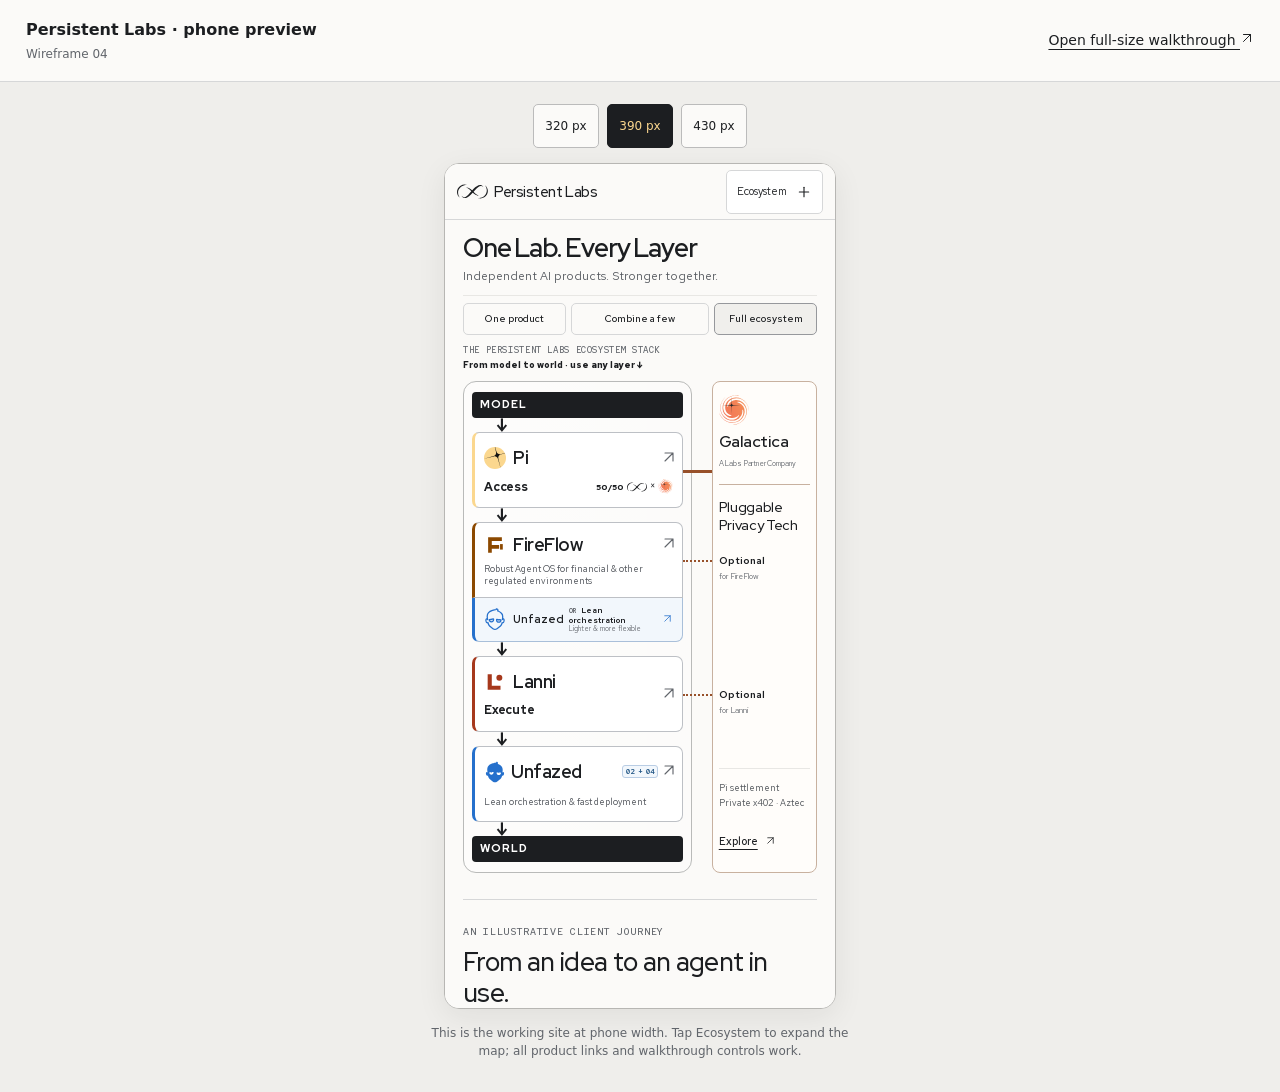
<file: mobile-preview.html>
<!doctype html>
<html lang="en"><head><meta charset="utf-8"><meta name="viewport" content="width=device-width,initial-scale=1"><title>Phone preview · Persistent Labs</title><style>
*{box-sizing:border-box}body{margin:0;background:#efeeeb;color:#1c1e21;font:14px/1.5 system-ui,sans-serif}header{display:flex;align-items:center;justify-content:space-between;gap:20px;padding:18px 26px;border-bottom:1px solid #d6d7d8;background:#fbfaf8}h1{margin:0;font-size:16px;font-weight:600}header p{margin:3px 0 0;font-size:12px;color:#61656b}a{color:inherit;text-underline-offset:4px}main{padding:22px 12px 32px;display:flex;flex-direction:column;align-items:center;gap:15px}.sizes{display:flex;gap:8px}button{min-height:44px;min-width:66px;border:1px solid #bbb;border-radius:5px;background:#fbfaf8;color:#1c1e21;font:12px system-ui;cursor:pointer}button[aria-pressed=true]{color:#fbd78e;background:#1c1e21;border-color:#1c1e21}button:focus-visible,a:focus-visible{outline:3px solid #775419;outline-offset:3px}.phone{width:392px;max-width:100%;border:1px solid #b7b6b3;border-radius:15px;overflow:hidden;background:#fbfaf8;box-shadow:0 8px 30px #1c1e2112}iframe{display:block;width:100%;height:844px;border:0}.hint{max-width:430px;margin:0;text-align:center;color:#61656b;font-size:12px}@media(max-width:480px){header{padding:14px;gap:12px}header p{display:none}header a{font-size:12px}main{padding:12px 0}.phone{border-radius:0;max-width:100%}.hint{padding:0 16px}}
</style></head><body><header><div><h1>Persistent Labs · phone preview</h1><p>Wireframe 04</p></div><a href="index.html">Open full-size walkthrough <svg xmlns="http://www.w3.org/2000/svg" viewBox="0 0 24 24" width="14" height="14" fill="none" stroke="currentColor" stroke-width="1.7" stroke-linecap="round" stroke-linejoin="round" aria-hidden="true" focusable="false"><path d="M6 18 18 6M6 6h12v12"/></svg></a></header><main><div class="sizes" role="group" aria-label="Phone width"><button data-width="320" aria-pressed="false">320 px</button><button data-width="390" aria-pressed="true">390 px</button><button data-width="430" aria-pressed="false">430 px</button></div><div class="phone"><iframe src="index.html?revision=659243b415" title="Interactive Persistent Labs mobile walkthrough" width="390" height="844"></iframe></div><p class="hint">This is the working site at phone width. Tap Ecosystem to expand the map; all product links and walkthrough controls work.</p></main><script>document.querySelectorAll('[data-width]').forEach(button=>button.addEventListener('click',()=>{document.querySelector('.phone').style.width=(Number(button.dataset.width)+2)+'px';document.querySelectorAll('[data-width]').forEach(item=>item.setAttribute('aria-pressed',String(item===button)));}));</script></body></html>
</file>
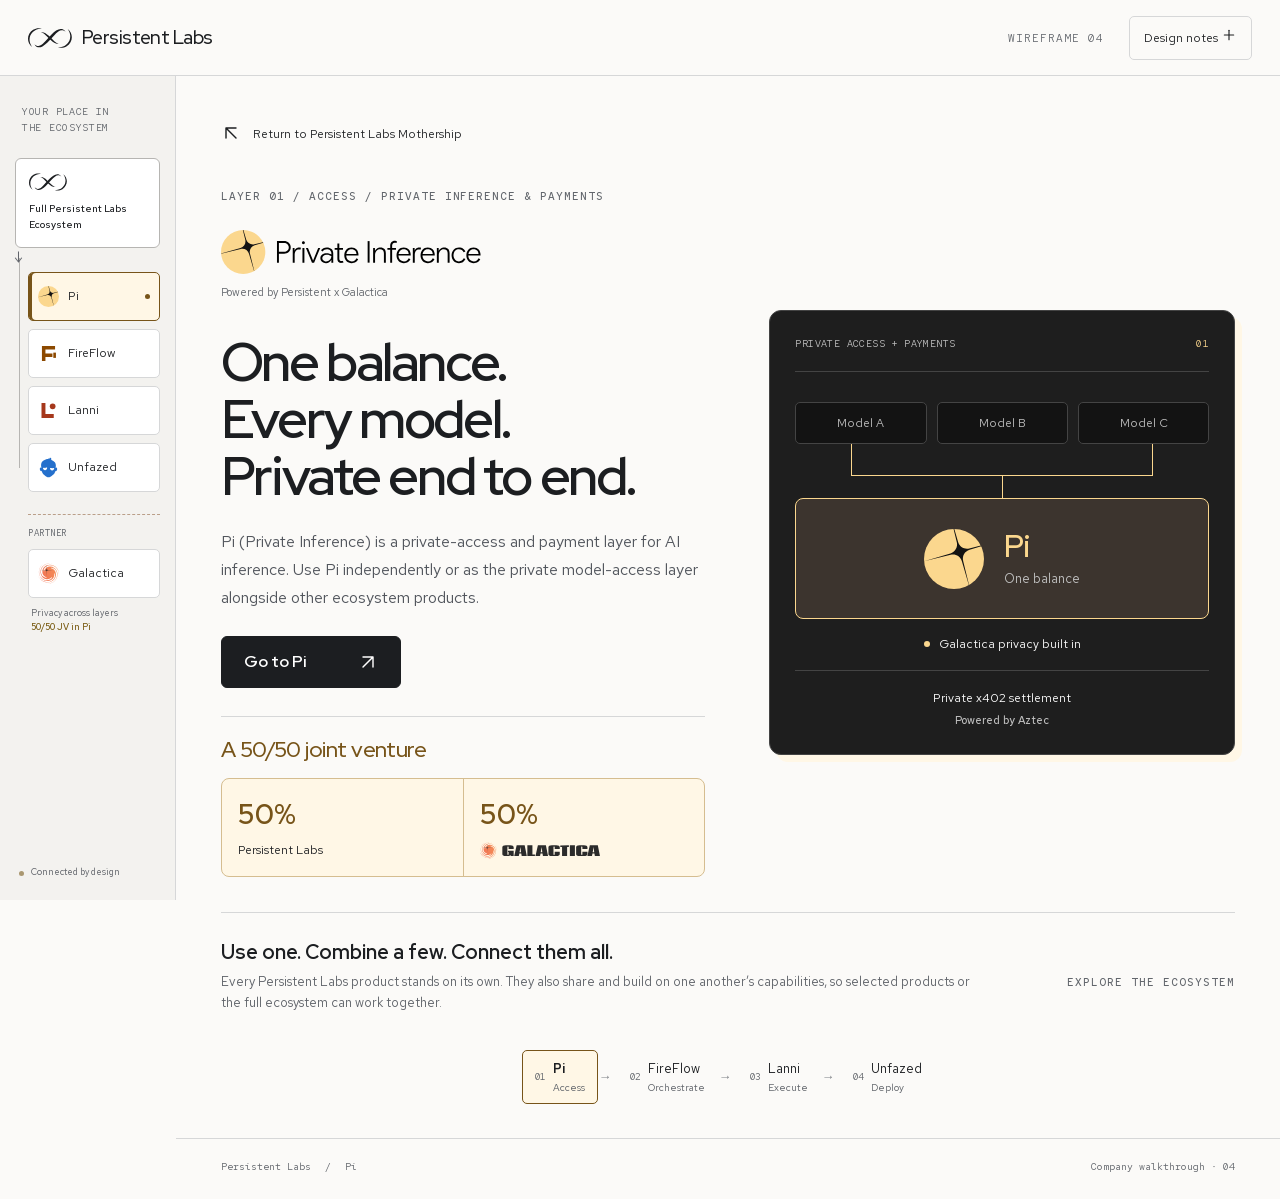
<file: pi.html>
<!doctype html><html lang="en"><head><meta charset="utf-8"><meta name="viewport" content="width=device-width, initial-scale=1"><meta name="robots" content="noindex,nofollow"><meta name="color-scheme" content="light"><title>Pi · Persistent Labs wireframe</title><link rel="preload" href="assets/fonts/red-hat-display-latin-variable.woff2" as="font" type="font/woff2" crossorigin><link rel="preload" href="assets/fonts/red-hat-text-latin-variable.woff2" as="font" type="font/woff2" crossorigin><link rel="stylesheet" href="site.css?v=3b632a0d47"><script src="app.js?v=ad7107fde1" defer></script></head>
    <body data-page="pi"><a class="skip-link" href="#main">Skip to content</a><header class="topbar"><a class="company-logo" href="index.html" aria-label="Persistent Labs home"><svg class="pl-mark" aria-hidden="true" focusable="false" xmlns="http://www.w3.org/2000/svg" viewBox="0 0 47 21"><g fill="currentColor"><path d="M4.39736 20.0548C-1.94875 15.1978 -1.28266 5.82736 5.46964 1.67684C7.69121 0.311941 10.3883 -0.250189 12.9525 0.103068C13.5801 0.187772 14.1971 0.321567 14.7929 0.514077C13.5637 0.550654 12.348 0.665198 11.1622 0.944338C5.41959 2.16197 1.02265 7.51087 1.75419 13.4594C2.0006 15.8254 3.0623 18.0807 4.39736 20.0548Z"/><path d="M6.89844 17.0713C8.09585 18.1677 9.59743 19.1658 11.2184 19.0407C13.516 18.8578 15.5268 16.9106 17.1217 15.3609C21.6274 11.0842 30.0478 -1.45781 37.0571 1.18921C38.3604 1.68974 39.4144 2.73892 40.1074 3.88436C39.4086 3.34629 38.6781 2.87753 37.9138 2.58106C35.9617 1.79466 34.0819 2.46171 32.4552 3.60137C30.7678 4.78819 29.349 6.25705 27.9042 7.80002C25.5565 10.3315 23.3311 13.0017 20.8256 15.4379C19.195 17.0078 17.4519 18.5306 15.4045 19.5682C11.948 21.3479 8.72344 20.6193 6.8994 17.0713H6.89844Z"/><path d="M13.8281 4.46155C16.8525 3.89076 19.742 6.03917 21.8962 7.90364C24.0543 9.79986 25.9832 12.0224 28.0777 13.91C29.4706 15.142 30.949 16.2624 32.8857 16.686C29.8296 17.2548 26.9853 15.1719 24.7945 13.2891C22.6287 11.3967 20.7036 9.16554 18.6187 7.2645C17.2115 5.99971 15.7359 4.87833 13.8281 4.46155Z"/><path d="M42.4229 0.945841C48.769 5.80288 48.1029 15.1733 41.3506 19.3238C39.13 20.6887 36.4329 21.2509 33.8677 20.8967C33.2402 20.812 32.6232 20.6782 32.0273 20.4857C33.2565 20.4491 34.4722 20.3345 35.6581 20.0554C41.4016 18.8387 45.7986 13.4898 45.067 7.54125C44.8206 5.17529 43.7589 2.92004 42.4239 0.945841H42.4229Z"/></g></svg>
<span>Persistent Labs</span></a><div class="review-controls"><button class="map-toggle" type="button" aria-expanded="false" aria-controls="mobile-map">Ecosystem <svg class="ui-icon" xmlns="http://www.w3.org/2000/svg" viewBox="0 0 24 24" width="16" height="16" fill="none" stroke="currentColor" stroke-width="1.7" stroke-linecap="round" stroke-linejoin="round" aria-hidden="true" focusable="false"><path d="M5 12h14"/><path class="icon-vertical" d="M12 5v14"/></svg></button><span class="version">Wireframe 04</span><button class="notes-toggle" type="button" aria-pressed="false">Design notes <svg class="ui-icon" xmlns="http://www.w3.org/2000/svg" viewBox="0 0 24 24" width="16" height="16" fill="none" stroke="currentColor" stroke-width="1.7" stroke-linecap="round" stroke-linejoin="round" aria-hidden="true" focusable="false"><path d="M5 12h14"/><path class="icon-vertical" d="M12 5v14"/></svg></button></div></header>
    <aside class="rail"><nav aria-label="Ecosystem map"><p class="rail-caption">Your place in<br>the ecosystem</p>
    <a class="map-home" href="index.html" aria-label="Full Persistent Labs Ecosystem" title="Full Persistent Labs Ecosystem"><svg class="pl-mark" aria-hidden="true" focusable="false" xmlns="http://www.w3.org/2000/svg" viewBox="0 0 47 21"><g fill="currentColor"><path d="M4.39736 20.0548C-1.94875 15.1978 -1.28266 5.82736 5.46964 1.67684C7.69121 0.311941 10.3883 -0.250189 12.9525 0.103068C13.5801 0.187772 14.1971 0.321567 14.7929 0.514077C13.5637 0.550654 12.348 0.665198 11.1622 0.944338C5.41959 2.16197 1.02265 7.51087 1.75419 13.4594C2.0006 15.8254 3.0623 18.0807 4.39736 20.0548Z"/><path d="M6.89844 17.0713C8.09585 18.1677 9.59743 19.1658 11.2184 19.0407C13.516 18.8578 15.5268 16.9106 17.1217 15.3609C21.6274 11.0842 30.0478 -1.45781 37.0571 1.18921C38.3604 1.68974 39.4144 2.73892 40.1074 3.88436C39.4086 3.34629 38.6781 2.87753 37.9138 2.58106C35.9617 1.79466 34.0819 2.46171 32.4552 3.60137C30.7678 4.78819 29.349 6.25705 27.9042 7.80002C25.5565 10.3315 23.3311 13.0017 20.8256 15.4379C19.195 17.0078 17.4519 18.5306 15.4045 19.5682C11.948 21.3479 8.72344 20.6193 6.8994 17.0713H6.89844Z"/><path d="M13.8281 4.46155C16.8525 3.89076 19.742 6.03917 21.8962 7.90364C24.0543 9.79986 25.9832 12.0224 28.0777 13.91C29.4706 15.142 30.949 16.2624 32.8857 16.686C29.8296 17.2548 26.9853 15.1719 24.7945 13.2891C22.6287 11.3967 20.7036 9.16554 18.6187 7.2645C17.2115 5.99971 15.7359 4.87833 13.8281 4.46155Z"/><path d="M42.4229 0.945841C48.769 5.80288 48.1029 15.1733 41.3506 19.3238C39.13 20.6887 36.4329 21.2509 33.8677 20.8967C33.2402 20.812 32.6232 20.6782 32.0273 20.4857C33.2565 20.4491 34.4722 20.3345 35.6581 20.0554C41.4016 18.8387 45.7986 13.4898 45.067 7.54125C44.8206 5.17529 43.7589 2.92004 42.4239 0.945841H42.4229Z"/></g></svg>
<span>Full Persistent Labs<br>Ecosystem</span></a>
    <div class="mini-stack"><div class="mini-axis" aria-hidden="true">↓</div><a class="map-node pi" href="pi.html" aria-label="Pi — Private inference & payments" title="Pi — Private inference & payments" aria-current="page"><img class="mark" src="assets/pi-symbol.svg" width="38" height="38" alt="" aria-hidden="true" decoding="async"><span>Pi</span><i aria-hidden="true"></i></a><a class="map-node fireflow" href="fireflow.html" aria-label="FireFlow — Agent OS" title="FireFlow — Agent OS"><svg class="mark" aria-hidden="true" focusable="false" xmlns="http://www.w3.org/2000/svg" viewBox="0 0 96 96" fill="currentColor"><path d="M18 14h60v16H34v18h32v16H34v18H18z"/><path d="M70 44h12v24H70z"/></svg>
<span>FireFlow</span><i aria-hidden="true"></i></a><a class="map-node lanni" href="lanni.html" aria-label="Lanni — Deployable agent layer" title="Lanni — Deployable agent layer"><svg class="mark" aria-hidden="true" focusable="false" xmlns="http://www.w3.org/2000/svg" viewBox="0 0 96 96" fill="currentColor"><path d="M16 14h18v50h38v18H16z"/><circle cx="67" cy="29" r="13"/></svg>
<span>Lanni</span><i aria-hidden="true"></i></a><a class="map-node unfazed" href="unfazed.html" aria-label="Unfazed — Lean orchestration & deployment" title="Unfazed — Lean orchestration & deployment"><svg class="mark" aria-hidden="true" focusable="false" xmlns="http://www.w3.org/2000/svg" viewBox="0 0 1024 1024">
  
  <g transform="matrix(13.381 0 0 13.381 3.82495 24.9614)">
    <path class="mark" d="M51.151 47.186c-4.211 0-7.624-3.413-7.624-7.624 0-.591.074-1.165.201-1.717 2.017.124 4.029.265 6.034.435-.019.091-.029.185-.029.282 0 .783.635 1.417 1.417 1.417.783 0 1.418-.634 1.418-1.417 0-.008-.002-.016-.003-.024 2.071.198 4.135.417 6.191.663.006.12.018.239.018.361 0 4.211-3.413 7.624-7.623 7.624ZM25.454 46.013c-4.211 0-7.624-3.413-7.624-7.624 0-.041.006-.081.006-.121 1.992-.321 3.991-.623 5.999-.901 0 .008-.002.014-.002.022 0 .783.634 1.417 1.417 1.417s1.417-.634 1.417-1.417c0-.136-.025-.265-.061-.389 2.049-.262 4.106-.501 6.17-.719.192.67.301 1.376.301 2.108 0 4.211-3.413 7.624-7.623 7.624ZM66.95 36.039c-1.069-.15-2.16.685-3.006 2.119l.727-7.239c.467-4.654-1.146-10.792-3.585-13.64-2.44-2.848-7.947-6.699-12.239-8.558l-1.725-.748c.767-.785 1.219-1.745 1.219-2.786 0-2.646-2.2-4.386-5.902-4.386 3.18 3.18-7.108 3.566-12.417 5.525-6.772 2.499-10.095 3.588-14.46 7.953s-4.97 11.977-4.405 16.62l.891 7.326c-.851-1.473-1.959-2.339-3.044-2.186-1.902.267-3.013 3.557-2.48 7.348.532 3.79 3.498 6.507 5.401 6.24.661-.093 1.103-.541 1.381-1.237.763 4.487 3.27 9.821 5.802 12.212 2.696 2.546 8.01 6.78 11.809 9.409 3.799 2.63 10.084 2.647 13.967.039l.116-.078c3.883-2.609 9.331-6.825 12.107-9.37 2.534-2.323 4.96-7.428 5.721-11.84.278.48.668.79 1.202.865 1.903.267 4.868-2.45 5.401-6.24.533-3.791-.578-7.081-2.481-7.348Z"/>
  </g>
</svg>
<span>Unfazed</span><i aria-hidden="true"></i></a></div>
    <div class="mini-partner"><span class="partner-kicker">Partner</span><a class="map-node galactica" href="galactica.html" title="Galactica — partner company" aria-label="Galactica — partner company"><img class="mark" src="assets/galactica-symbol.svg" width="38" height="38" alt="" aria-hidden="true" decoding="async"><span>Galactica</span><i aria-hidden="true"></i></a><small>Privacy across layers<br><b>50/50 JV in Pi</b></small></div>
    </nav><div class="rail-bottom"><span class="rail-dot"></span><span>Connected by design</span></div></aside><div id="mobile-map" class="mobile-map" hidden><div class="mobile-location"><span>You are here: <b>Pi</b></span></div><nav class="mobile-nodes" aria-label="Mobile ecosystem map"><a class="mobile-node home" href="index.html" aria-label="Full Persistent Labs Ecosystem"><svg class="pl-mark" aria-hidden="true" focusable="false" xmlns="http://www.w3.org/2000/svg" viewBox="0 0 47 21"><g fill="currentColor"><path d="M4.39736 20.0548C-1.94875 15.1978 -1.28266 5.82736 5.46964 1.67684C7.69121 0.311941 10.3883 -0.250189 12.9525 0.103068C13.5801 0.187772 14.1971 0.321567 14.7929 0.514077C13.5637 0.550654 12.348 0.665198 11.1622 0.944338C5.41959 2.16197 1.02265 7.51087 1.75419 13.4594C2.0006 15.8254 3.0623 18.0807 4.39736 20.0548Z"/><path d="M6.89844 17.0713C8.09585 18.1677 9.59743 19.1658 11.2184 19.0407C13.516 18.8578 15.5268 16.9106 17.1217 15.3609C21.6274 11.0842 30.0478 -1.45781 37.0571 1.18921C38.3604 1.68974 39.4144 2.73892 40.1074 3.88436C39.4086 3.34629 38.6781 2.87753 37.9138 2.58106C35.9617 1.79466 34.0819 2.46171 32.4552 3.60137C30.7678 4.78819 29.349 6.25705 27.9042 7.80002C25.5565 10.3315 23.3311 13.0017 20.8256 15.4379C19.195 17.0078 17.4519 18.5306 15.4045 19.5682C11.948 21.3479 8.72344 20.6193 6.8994 17.0713H6.89844Z"/><path d="M13.8281 4.46155C16.8525 3.89076 19.742 6.03917 21.8962 7.90364C24.0543 9.79986 25.9832 12.0224 28.0777 13.91C29.4706 15.142 30.949 16.2624 32.8857 16.686C29.8296 17.2548 26.9853 15.1719 24.7945 13.2891C22.6287 11.3967 20.7036 9.16554 18.6187 7.2645C17.2115 5.99971 15.7359 4.87833 13.8281 4.46155Z"/><path d="M42.4229 0.945841C48.769 5.80288 48.1029 15.1733 41.3506 19.3238C39.13 20.6887 36.4329 21.2509 33.8677 20.8967C33.2402 20.812 32.6232 20.6782 32.0273 20.4857C33.2565 20.4491 34.4722 20.3345 35.6581 20.0554C41.4016 18.8387 45.7986 13.4898 45.067 7.54125C44.8206 5.17529 43.7589 2.92004 42.4239 0.945841H42.4229Z"/></g></svg>
<span>Home</span></a><a class="mobile-node pi" href="pi.html" aria-label="Pi — Access" aria-current="page"><img class="mark" src="assets/pi-symbol.svg" width="38" height="38" alt="" aria-hidden="true" decoding="async"><span>Pi</span></a><a class="mobile-node fireflow" href="fireflow.html" aria-label="FireFlow — Orchestrate"><svg class="mark" aria-hidden="true" focusable="false" xmlns="http://www.w3.org/2000/svg" viewBox="0 0 96 96" fill="currentColor"><path d="M18 14h60v16H34v18h32v16H34v18H18z"/><path d="M70 44h12v24H70z"/></svg>
<span>FireFlow</span></a><a class="mobile-node lanni" href="lanni.html" aria-label="Lanni — Execute"><svg class="mark" aria-hidden="true" focusable="false" xmlns="http://www.w3.org/2000/svg" viewBox="0 0 96 96" fill="currentColor"><path d="M16 14h18v50h38v18H16z"/><circle cx="67" cy="29" r="13"/></svg>
<span>Lanni</span></a><a class="mobile-node unfazed" href="unfazed.html" aria-label="Unfazed — Deploy"><svg class="mark" aria-hidden="true" focusable="false" xmlns="http://www.w3.org/2000/svg" viewBox="0 0 1024 1024">
  
  <g transform="matrix(13.381 0 0 13.381 3.82495 24.9614)">
    <path class="mark" d="M51.151 47.186c-4.211 0-7.624-3.413-7.624-7.624 0-.591.074-1.165.201-1.717 2.017.124 4.029.265 6.034.435-.019.091-.029.185-.029.282 0 .783.635 1.417 1.417 1.417.783 0 1.418-.634 1.418-1.417 0-.008-.002-.016-.003-.024 2.071.198 4.135.417 6.191.663.006.12.018.239.018.361 0 4.211-3.413 7.624-7.623 7.624ZM25.454 46.013c-4.211 0-7.624-3.413-7.624-7.624 0-.041.006-.081.006-.121 1.992-.321 3.991-.623 5.999-.901 0 .008-.002.014-.002.022 0 .783.634 1.417 1.417 1.417s1.417-.634 1.417-1.417c0-.136-.025-.265-.061-.389 2.049-.262 4.106-.501 6.17-.719.192.67.301 1.376.301 2.108 0 4.211-3.413 7.624-7.623 7.624ZM66.95 36.039c-1.069-.15-2.16.685-3.006 2.119l.727-7.239c.467-4.654-1.146-10.792-3.585-13.64-2.44-2.848-7.947-6.699-12.239-8.558l-1.725-.748c.767-.785 1.219-1.745 1.219-2.786 0-2.646-2.2-4.386-5.902-4.386 3.18 3.18-7.108 3.566-12.417 5.525-6.772 2.499-10.095 3.588-14.46 7.953s-4.97 11.977-4.405 16.62l.891 7.326c-.851-1.473-1.959-2.339-3.044-2.186-1.902.267-3.013 3.557-2.48 7.348.532 3.79 3.498 6.507 5.401 6.24.661-.093 1.103-.541 1.381-1.237.763 4.487 3.27 9.821 5.802 12.212 2.696 2.546 8.01 6.78 11.809 9.409 3.799 2.63 10.084 2.647 13.967.039l.116-.078c3.883-2.609 9.331-6.825 12.107-9.37 2.534-2.323 4.96-7.428 5.721-11.84.278.48.668.79 1.202.865 1.903.267 4.868-2.45 5.401-6.24.533-3.791-.578-7.081-2.481-7.348Z"/>
  </g>
</svg>
<span>Unfazed</span></a><a class="mobile-node galactica" href="galactica.html" aria-label="Galactica — separate partner"><img class="mark" src="assets/galactica-symbol.svg" width="38" height="38" alt="" aria-hidden="true" decoding="async"><span>Galactica</span></a></nav><div id="map-details" class="map-details"><nav aria-label="Ecosystem roles"><a class="pi" href="pi.html" aria-current="page"><b>01 · Access</b><span>Pi — Private inference & payments</span></a><a class="fireflow" href="fireflow.html"><b>02 · Orchestrate</b><span>FireFlow — Agent OS</span></a><a class="lanni" href="lanni.html"><b>03 · Execute</b><span>Lanni — Deployable agent layer</span></a><a class="unfazed" href="unfazed.html"><b>04 · Deploy</b><span>Unfazed — Lean orchestration & deployment</span></a></nav><a href="galactica.html" class="mobile-partner-detail"><b>Galactica · separate partner</b><span>Optional privacy across the stack. Built into Pi, a 50/50 joint venture with Persistent Labs.</span></a><button class="notes-toggle" type="button" aria-pressed="false">Design notes <svg class="ui-icon" xmlns="http://www.w3.org/2000/svg" viewBox="0 0 24 24" width="16" height="16" fill="none" stroke="currentColor" stroke-width="1.7" stroke-linecap="round" stroke-linejoin="round" aria-hidden="true" focusable="false"><path d="M5 12h14"/><path class="icon-vertical" d="M12 5v14"/></svg></button></div></div><div class="page-shell"><main id="main" tabindex="-1"><a href="index.html" class="return-link"><span aria-hidden="true"><svg class="ui-icon" xmlns="http://www.w3.org/2000/svg" viewBox="0 0 24 24" width="16" height="16" fill="none" stroke="currentColor" stroke-width="1.7" stroke-linecap="round" stroke-linejoin="round" aria-hidden="true" focusable="false"><path d="M18 18 6 6M6 18V6h12"/></svg></span> Return to Persistent Labs Mothership</a><section class="product-hero pi"><div class="product-copy"><p class="eyebrow">Layer 01 / Access / Private inference &amp; payments</p><div class="product-lockup pi-lockup" role="img" aria-label="Pi — Private Inference"><img class="pi-wordmark" src="assets/pi-original.svg" width="223" height="38" alt="" aria-hidden="true" decoding="async"></div><p class="endorsement">Powered by Persistent x Galactica</p><h1>One balance.<br> Every model.<br> Private end to end.</h1><p class="product-description">Pi (Private Inference) is a private-access and payment layer for AI inference. Use Pi independently or as the private model-access layer alongside other ecosystem products.</p><a class="product-cta" href="https://privateinference.gg/"><span>Go to Pi</span><svg class="ui-icon" xmlns="http://www.w3.org/2000/svg" viewBox="0 0 24 24" width="16" height="16" fill="none" stroke="currentColor" stroke-width="1.7" stroke-linecap="round" stroke-linejoin="round" aria-hidden="true" focusable="false"><path d="M6 18 18 6M6 6h12v12"/></svg></a><div class="jv-detail"><h2>A 50/50 joint venture</h2><div class="ownership-split"><div><strong>50%</strong><span>Persistent Labs</span></div><div><strong>50%</strong><img class="gal-mark" src="assets/galactica-original.svg" width="269" height="38" alt="Galactica" decoding="async"></div></div></div></div><div class="product-art"><div class="visual-board"><div class="visual-label"><span>Private access + payments</span><span>01</span></div><div class="pi-models"><span>Model A</span><span>Model B</span><span>Model C</span></div><div class="branch-line" aria-hidden="true"></div><div class="pi-core"><img class="mark" src="assets/pi-symbol.svg" width="38" height="38" alt="" aria-hidden="true" decoding="async"><div><strong>Pi</strong><span>One balance</span></div></div><div class="private-band"><span class="small-dot"></span>Galactica privacy built in</div><div class="pi-settlement"><span>Private x402 settlement</span><strong>Powered by Aztec</strong></div></div></div></section><section class="context-strip" aria-label="Independent products in the ecosystem"><p class="context-principle"><strong>Use one. Combine a few. Connect them all.</strong><span>Every Persistent Labs product stands on its own. They also share and build on one another’s capabilities, so selected products or the full ecosystem can work together.</span></p><span class="eyebrow">Explore the ecosystem</span><div class="context-layers"><a href="pi.html" class="context-layer pi" aria-current="page"><small>01</small><span>Pi<b>Access</b></span></a><a href="fireflow.html" class="context-layer fireflow"><small>02</small><span>FireFlow<b>Orchestrate</b></span></a><a href="lanni.html" class="context-layer lanni"><small>03</small><span>Lanni<b>Execute</b></span></a><a href="unfazed.html" class="context-layer unfazed"><small>04</small><span>Unfazed<b>Deploy</b></span></a></div></section><aside class="review-notes" hidden><span class="eyebrow">Design note</span><p>The core brief is authoritative: Pi is a 50/50 Persistent Labs × Galactica joint venture with Galactica privacy inherent, including private x402 settlement powered by Aztec. The original circular symbol, Private Inference wordmark, gold #FBD78E and charcoal palette are taken from pi.unfz.to, as requested. This is a positioning wireframe, not a capability audit.</p></aside></main><footer class="page-footer"><span>Persistent Labs <span class="footer-divider">/</span> Pi</span><span>Company walkthrough · 04</span></footer></div><script type="application/json" id="interaction-content">{}</script></body></html>
</file>
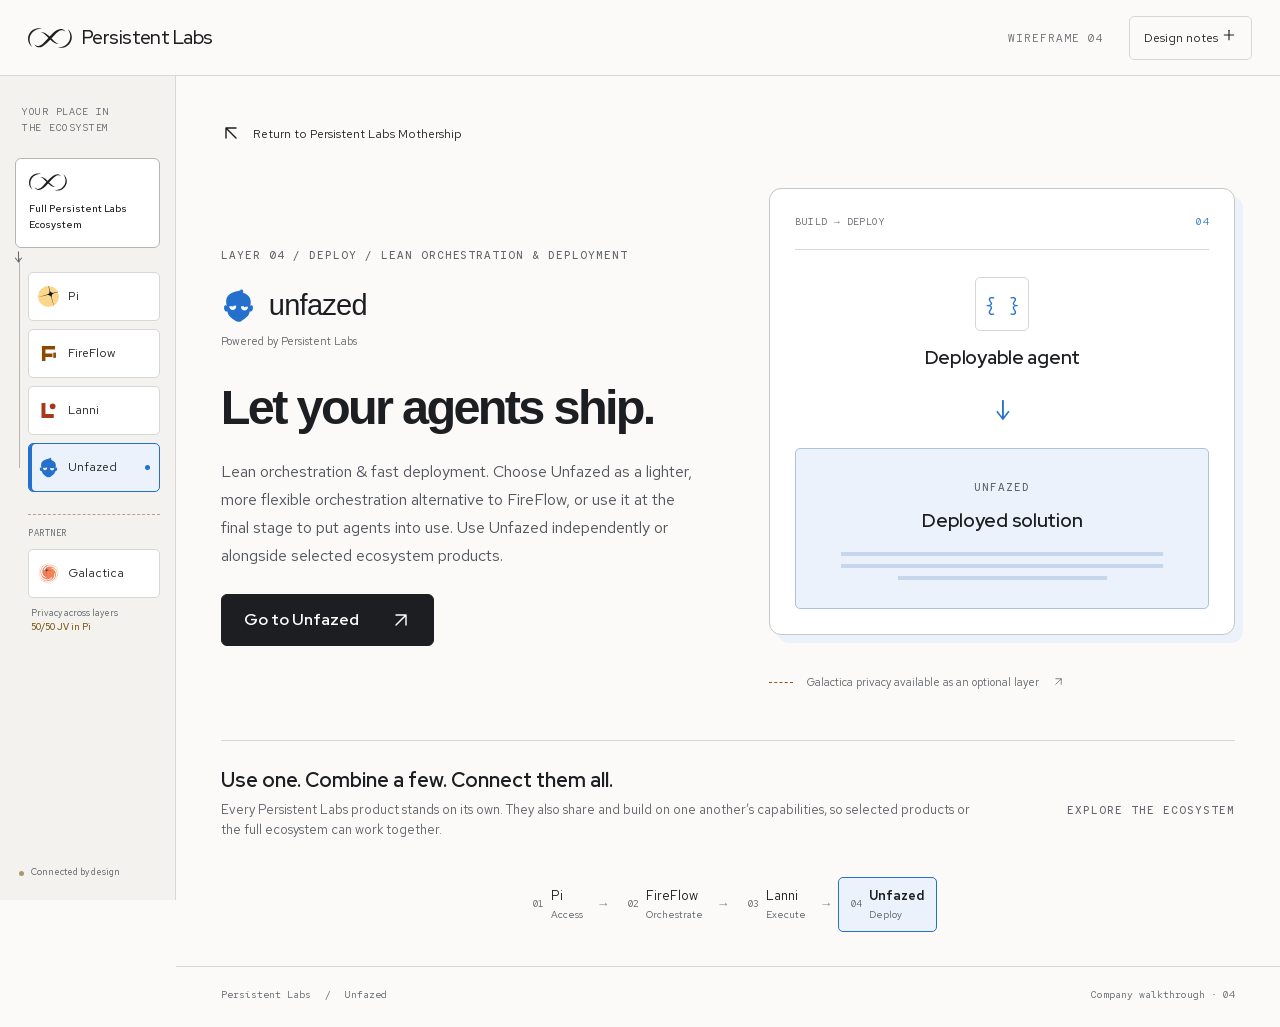
<file: unfazed.html>
<!doctype html><html lang="en"><head><meta charset="utf-8"><meta name="viewport" content="width=device-width, initial-scale=1"><meta name="robots" content="noindex,nofollow"><meta name="color-scheme" content="light"><title>Unfazed · Persistent Labs wireframe</title><link rel="preload" href="assets/fonts/red-hat-display-latin-variable.woff2" as="font" type="font/woff2" crossorigin><link rel="preload" href="assets/fonts/red-hat-text-latin-variable.woff2" as="font" type="font/woff2" crossorigin><link rel="stylesheet" href="site.css?v=3b632a0d47"><script src="app.js?v=ad7107fde1" defer></script></head>
    <body data-page="unfazed"><a class="skip-link" href="#main">Skip to content</a><header class="topbar"><a class="company-logo" href="index.html" aria-label="Persistent Labs home"><svg class="pl-mark" aria-hidden="true" focusable="false" xmlns="http://www.w3.org/2000/svg" viewBox="0 0 47 21"><g fill="currentColor"><path d="M4.39736 20.0548C-1.94875 15.1978 -1.28266 5.82736 5.46964 1.67684C7.69121 0.311941 10.3883 -0.250189 12.9525 0.103068C13.5801 0.187772 14.1971 0.321567 14.7929 0.514077C13.5637 0.550654 12.348 0.665198 11.1622 0.944338C5.41959 2.16197 1.02265 7.51087 1.75419 13.4594C2.0006 15.8254 3.0623 18.0807 4.39736 20.0548Z"/><path d="M6.89844 17.0713C8.09585 18.1677 9.59743 19.1658 11.2184 19.0407C13.516 18.8578 15.5268 16.9106 17.1217 15.3609C21.6274 11.0842 30.0478 -1.45781 37.0571 1.18921C38.3604 1.68974 39.4144 2.73892 40.1074 3.88436C39.4086 3.34629 38.6781 2.87753 37.9138 2.58106C35.9617 1.79466 34.0819 2.46171 32.4552 3.60137C30.7678 4.78819 29.349 6.25705 27.9042 7.80002C25.5565 10.3315 23.3311 13.0017 20.8256 15.4379C19.195 17.0078 17.4519 18.5306 15.4045 19.5682C11.948 21.3479 8.72344 20.6193 6.8994 17.0713H6.89844Z"/><path d="M13.8281 4.46155C16.8525 3.89076 19.742 6.03917 21.8962 7.90364C24.0543 9.79986 25.9832 12.0224 28.0777 13.91C29.4706 15.142 30.949 16.2624 32.8857 16.686C29.8296 17.2548 26.9853 15.1719 24.7945 13.2891C22.6287 11.3967 20.7036 9.16554 18.6187 7.2645C17.2115 5.99971 15.7359 4.87833 13.8281 4.46155Z"/><path d="M42.4229 0.945841C48.769 5.80288 48.1029 15.1733 41.3506 19.3238C39.13 20.6887 36.4329 21.2509 33.8677 20.8967C33.2402 20.812 32.6232 20.6782 32.0273 20.4857C33.2565 20.4491 34.4722 20.3345 35.6581 20.0554C41.4016 18.8387 45.7986 13.4898 45.067 7.54125C44.8206 5.17529 43.7589 2.92004 42.4239 0.945841H42.4229Z"/></g></svg>
<span>Persistent Labs</span></a><div class="review-controls"><button class="map-toggle" type="button" aria-expanded="false" aria-controls="mobile-map">Ecosystem <svg class="ui-icon" xmlns="http://www.w3.org/2000/svg" viewBox="0 0 24 24" width="16" height="16" fill="none" stroke="currentColor" stroke-width="1.7" stroke-linecap="round" stroke-linejoin="round" aria-hidden="true" focusable="false"><path d="M5 12h14"/><path class="icon-vertical" d="M12 5v14"/></svg></button><span class="version">Wireframe 04</span><button class="notes-toggle" type="button" aria-pressed="false">Design notes <svg class="ui-icon" xmlns="http://www.w3.org/2000/svg" viewBox="0 0 24 24" width="16" height="16" fill="none" stroke="currentColor" stroke-width="1.7" stroke-linecap="round" stroke-linejoin="round" aria-hidden="true" focusable="false"><path d="M5 12h14"/><path class="icon-vertical" d="M12 5v14"/></svg></button></div></header>
    <aside class="rail"><nav aria-label="Ecosystem map"><p class="rail-caption">Your place in<br>the ecosystem</p>
    <a class="map-home" href="index.html" aria-label="Full Persistent Labs Ecosystem" title="Full Persistent Labs Ecosystem"><svg class="pl-mark" aria-hidden="true" focusable="false" xmlns="http://www.w3.org/2000/svg" viewBox="0 0 47 21"><g fill="currentColor"><path d="M4.39736 20.0548C-1.94875 15.1978 -1.28266 5.82736 5.46964 1.67684C7.69121 0.311941 10.3883 -0.250189 12.9525 0.103068C13.5801 0.187772 14.1971 0.321567 14.7929 0.514077C13.5637 0.550654 12.348 0.665198 11.1622 0.944338C5.41959 2.16197 1.02265 7.51087 1.75419 13.4594C2.0006 15.8254 3.0623 18.0807 4.39736 20.0548Z"/><path d="M6.89844 17.0713C8.09585 18.1677 9.59743 19.1658 11.2184 19.0407C13.516 18.8578 15.5268 16.9106 17.1217 15.3609C21.6274 11.0842 30.0478 -1.45781 37.0571 1.18921C38.3604 1.68974 39.4144 2.73892 40.1074 3.88436C39.4086 3.34629 38.6781 2.87753 37.9138 2.58106C35.9617 1.79466 34.0819 2.46171 32.4552 3.60137C30.7678 4.78819 29.349 6.25705 27.9042 7.80002C25.5565 10.3315 23.3311 13.0017 20.8256 15.4379C19.195 17.0078 17.4519 18.5306 15.4045 19.5682C11.948 21.3479 8.72344 20.6193 6.8994 17.0713H6.89844Z"/><path d="M13.8281 4.46155C16.8525 3.89076 19.742 6.03917 21.8962 7.90364C24.0543 9.79986 25.9832 12.0224 28.0777 13.91C29.4706 15.142 30.949 16.2624 32.8857 16.686C29.8296 17.2548 26.9853 15.1719 24.7945 13.2891C22.6287 11.3967 20.7036 9.16554 18.6187 7.2645C17.2115 5.99971 15.7359 4.87833 13.8281 4.46155Z"/><path d="M42.4229 0.945841C48.769 5.80288 48.1029 15.1733 41.3506 19.3238C39.13 20.6887 36.4329 21.2509 33.8677 20.8967C33.2402 20.812 32.6232 20.6782 32.0273 20.4857C33.2565 20.4491 34.4722 20.3345 35.6581 20.0554C41.4016 18.8387 45.7986 13.4898 45.067 7.54125C44.8206 5.17529 43.7589 2.92004 42.4239 0.945841H42.4229Z"/></g></svg>
<span>Full Persistent Labs<br>Ecosystem</span></a>
    <div class="mini-stack"><div class="mini-axis" aria-hidden="true">↓</div><a class="map-node pi" href="pi.html" aria-label="Pi — Private inference & payments" title="Pi — Private inference & payments"><img class="mark" src="assets/pi-symbol.svg" width="38" height="38" alt="" aria-hidden="true" decoding="async"><span>Pi</span><i aria-hidden="true"></i></a><a class="map-node fireflow" href="fireflow.html" aria-label="FireFlow — Agent OS" title="FireFlow — Agent OS"><svg class="mark" aria-hidden="true" focusable="false" xmlns="http://www.w3.org/2000/svg" viewBox="0 0 96 96" fill="currentColor"><path d="M18 14h60v16H34v18h32v16H34v18H18z"/><path d="M70 44h12v24H70z"/></svg>
<span>FireFlow</span><i aria-hidden="true"></i></a><a class="map-node lanni" href="lanni.html" aria-label="Lanni — Deployable agent layer" title="Lanni — Deployable agent layer"><svg class="mark" aria-hidden="true" focusable="false" xmlns="http://www.w3.org/2000/svg" viewBox="0 0 96 96" fill="currentColor"><path d="M16 14h18v50h38v18H16z"/><circle cx="67" cy="29" r="13"/></svg>
<span>Lanni</span><i aria-hidden="true"></i></a><a class="map-node unfazed" href="unfazed.html" aria-label="Unfazed — Lean orchestration & deployment" title="Unfazed — Lean orchestration & deployment" aria-current="page"><svg class="mark" aria-hidden="true" focusable="false" xmlns="http://www.w3.org/2000/svg" viewBox="0 0 1024 1024">
  
  <g transform="matrix(13.381 0 0 13.381 3.82495 24.9614)">
    <path class="mark" d="M51.151 47.186c-4.211 0-7.624-3.413-7.624-7.624 0-.591.074-1.165.201-1.717 2.017.124 4.029.265 6.034.435-.019.091-.029.185-.029.282 0 .783.635 1.417 1.417 1.417.783 0 1.418-.634 1.418-1.417 0-.008-.002-.016-.003-.024 2.071.198 4.135.417 6.191.663.006.12.018.239.018.361 0 4.211-3.413 7.624-7.623 7.624ZM25.454 46.013c-4.211 0-7.624-3.413-7.624-7.624 0-.041.006-.081.006-.121 1.992-.321 3.991-.623 5.999-.901 0 .008-.002.014-.002.022 0 .783.634 1.417 1.417 1.417s1.417-.634 1.417-1.417c0-.136-.025-.265-.061-.389 2.049-.262 4.106-.501 6.17-.719.192.67.301 1.376.301 2.108 0 4.211-3.413 7.624-7.623 7.624ZM66.95 36.039c-1.069-.15-2.16.685-3.006 2.119l.727-7.239c.467-4.654-1.146-10.792-3.585-13.64-2.44-2.848-7.947-6.699-12.239-8.558l-1.725-.748c.767-.785 1.219-1.745 1.219-2.786 0-2.646-2.2-4.386-5.902-4.386 3.18 3.18-7.108 3.566-12.417 5.525-6.772 2.499-10.095 3.588-14.46 7.953s-4.97 11.977-4.405 16.62l.891 7.326c-.851-1.473-1.959-2.339-3.044-2.186-1.902.267-3.013 3.557-2.48 7.348.532 3.79 3.498 6.507 5.401 6.24.661-.093 1.103-.541 1.381-1.237.763 4.487 3.27 9.821 5.802 12.212 2.696 2.546 8.01 6.78 11.809 9.409 3.799 2.63 10.084 2.647 13.967.039l.116-.078c3.883-2.609 9.331-6.825 12.107-9.37 2.534-2.323 4.96-7.428 5.721-11.84.278.48.668.79 1.202.865 1.903.267 4.868-2.45 5.401-6.24.533-3.791-.578-7.081-2.481-7.348Z"/>
  </g>
</svg>
<span>Unfazed</span><i aria-hidden="true"></i></a></div>
    <div class="mini-partner"><span class="partner-kicker">Partner</span><a class="map-node galactica" href="galactica.html" title="Galactica — partner company" aria-label="Galactica — partner company"><img class="mark" src="assets/galactica-symbol.svg" width="38" height="38" alt="" aria-hidden="true" decoding="async"><span>Galactica</span><i aria-hidden="true"></i></a><small>Privacy across layers<br><b>50/50 JV in Pi</b></small></div>
    </nav><div class="rail-bottom"><span class="rail-dot"></span><span>Connected by design</span></div></aside><div id="mobile-map" class="mobile-map" hidden><div class="mobile-location"><span>You are here: <b>Unfazed</b></span></div><nav class="mobile-nodes" aria-label="Mobile ecosystem map"><a class="mobile-node home" href="index.html" aria-label="Full Persistent Labs Ecosystem"><svg class="pl-mark" aria-hidden="true" focusable="false" xmlns="http://www.w3.org/2000/svg" viewBox="0 0 47 21"><g fill="currentColor"><path d="M4.39736 20.0548C-1.94875 15.1978 -1.28266 5.82736 5.46964 1.67684C7.69121 0.311941 10.3883 -0.250189 12.9525 0.103068C13.5801 0.187772 14.1971 0.321567 14.7929 0.514077C13.5637 0.550654 12.348 0.665198 11.1622 0.944338C5.41959 2.16197 1.02265 7.51087 1.75419 13.4594C2.0006 15.8254 3.0623 18.0807 4.39736 20.0548Z"/><path d="M6.89844 17.0713C8.09585 18.1677 9.59743 19.1658 11.2184 19.0407C13.516 18.8578 15.5268 16.9106 17.1217 15.3609C21.6274 11.0842 30.0478 -1.45781 37.0571 1.18921C38.3604 1.68974 39.4144 2.73892 40.1074 3.88436C39.4086 3.34629 38.6781 2.87753 37.9138 2.58106C35.9617 1.79466 34.0819 2.46171 32.4552 3.60137C30.7678 4.78819 29.349 6.25705 27.9042 7.80002C25.5565 10.3315 23.3311 13.0017 20.8256 15.4379C19.195 17.0078 17.4519 18.5306 15.4045 19.5682C11.948 21.3479 8.72344 20.6193 6.8994 17.0713H6.89844Z"/><path d="M13.8281 4.46155C16.8525 3.89076 19.742 6.03917 21.8962 7.90364C24.0543 9.79986 25.9832 12.0224 28.0777 13.91C29.4706 15.142 30.949 16.2624 32.8857 16.686C29.8296 17.2548 26.9853 15.1719 24.7945 13.2891C22.6287 11.3967 20.7036 9.16554 18.6187 7.2645C17.2115 5.99971 15.7359 4.87833 13.8281 4.46155Z"/><path d="M42.4229 0.945841C48.769 5.80288 48.1029 15.1733 41.3506 19.3238C39.13 20.6887 36.4329 21.2509 33.8677 20.8967C33.2402 20.812 32.6232 20.6782 32.0273 20.4857C33.2565 20.4491 34.4722 20.3345 35.6581 20.0554C41.4016 18.8387 45.7986 13.4898 45.067 7.54125C44.8206 5.17529 43.7589 2.92004 42.4239 0.945841H42.4229Z"/></g></svg>
<span>Home</span></a><a class="mobile-node pi" href="pi.html" aria-label="Pi — Access"><img class="mark" src="assets/pi-symbol.svg" width="38" height="38" alt="" aria-hidden="true" decoding="async"><span>Pi</span></a><a class="mobile-node fireflow" href="fireflow.html" aria-label="FireFlow — Orchestrate"><svg class="mark" aria-hidden="true" focusable="false" xmlns="http://www.w3.org/2000/svg" viewBox="0 0 96 96" fill="currentColor"><path d="M18 14h60v16H34v18h32v16H34v18H18z"/><path d="M70 44h12v24H70z"/></svg>
<span>FireFlow</span></a><a class="mobile-node lanni" href="lanni.html" aria-label="Lanni — Execute"><svg class="mark" aria-hidden="true" focusable="false" xmlns="http://www.w3.org/2000/svg" viewBox="0 0 96 96" fill="currentColor"><path d="M16 14h18v50h38v18H16z"/><circle cx="67" cy="29" r="13"/></svg>
<span>Lanni</span></a><a class="mobile-node unfazed" href="unfazed.html" aria-label="Unfazed — Deploy" aria-current="page"><svg class="mark" aria-hidden="true" focusable="false" xmlns="http://www.w3.org/2000/svg" viewBox="0 0 1024 1024">
  
  <g transform="matrix(13.381 0 0 13.381 3.82495 24.9614)">
    <path class="mark" d="M51.151 47.186c-4.211 0-7.624-3.413-7.624-7.624 0-.591.074-1.165.201-1.717 2.017.124 4.029.265 6.034.435-.019.091-.029.185-.029.282 0 .783.635 1.417 1.417 1.417.783 0 1.418-.634 1.418-1.417 0-.008-.002-.016-.003-.024 2.071.198 4.135.417 6.191.663.006.12.018.239.018.361 0 4.211-3.413 7.624-7.623 7.624ZM25.454 46.013c-4.211 0-7.624-3.413-7.624-7.624 0-.041.006-.081.006-.121 1.992-.321 3.991-.623 5.999-.901 0 .008-.002.014-.002.022 0 .783.634 1.417 1.417 1.417s1.417-.634 1.417-1.417c0-.136-.025-.265-.061-.389 2.049-.262 4.106-.501 6.17-.719.192.67.301 1.376.301 2.108 0 4.211-3.413 7.624-7.623 7.624ZM66.95 36.039c-1.069-.15-2.16.685-3.006 2.119l.727-7.239c.467-4.654-1.146-10.792-3.585-13.64-2.44-2.848-7.947-6.699-12.239-8.558l-1.725-.748c.767-.785 1.219-1.745 1.219-2.786 0-2.646-2.2-4.386-5.902-4.386 3.18 3.18-7.108 3.566-12.417 5.525-6.772 2.499-10.095 3.588-14.46 7.953s-4.97 11.977-4.405 16.62l.891 7.326c-.851-1.473-1.959-2.339-3.044-2.186-1.902.267-3.013 3.557-2.48 7.348.532 3.79 3.498 6.507 5.401 6.24.661-.093 1.103-.541 1.381-1.237.763 4.487 3.27 9.821 5.802 12.212 2.696 2.546 8.01 6.78 11.809 9.409 3.799 2.63 10.084 2.647 13.967.039l.116-.078c3.883-2.609 9.331-6.825 12.107-9.37 2.534-2.323 4.96-7.428 5.721-11.84.278.48.668.79 1.202.865 1.903.267 4.868-2.45 5.401-6.24.533-3.791-.578-7.081-2.481-7.348Z"/>
  </g>
</svg>
<span>Unfazed</span></a><a class="mobile-node galactica" href="galactica.html" aria-label="Galactica — separate partner"><img class="mark" src="assets/galactica-symbol.svg" width="38" height="38" alt="" aria-hidden="true" decoding="async"><span>Galactica</span></a></nav><div id="map-details" class="map-details"><nav aria-label="Ecosystem roles"><a class="pi" href="pi.html"><b>01 · Access</b><span>Pi — Private inference & payments</span></a><a class="fireflow" href="fireflow.html"><b>02 · Orchestrate</b><span>FireFlow — Agent OS</span></a><a class="lanni" href="lanni.html"><b>03 · Execute</b><span>Lanni — Deployable agent layer</span></a><a class="unfazed" href="unfazed.html" aria-current="page"><b>04 · Deploy</b><span>Unfazed — Lean orchestration & deployment</span></a></nav><a href="galactica.html" class="mobile-partner-detail"><b>Galactica · separate partner</b><span>Optional privacy across the stack. Built into Pi, a 50/50 joint venture with Persistent Labs.</span></a><button class="notes-toggle" type="button" aria-pressed="false">Design notes <svg class="ui-icon" xmlns="http://www.w3.org/2000/svg" viewBox="0 0 24 24" width="16" height="16" fill="none" stroke="currentColor" stroke-width="1.7" stroke-linecap="round" stroke-linejoin="round" aria-hidden="true" focusable="false"><path d="M5 12h14"/><path class="icon-vertical" d="M12 5v14"/></svg></button></div></div><div class="page-shell"><main id="main" tabindex="-1"><a href="index.html" class="return-link"><span aria-hidden="true"><svg class="ui-icon" xmlns="http://www.w3.org/2000/svg" viewBox="0 0 24 24" width="16" height="16" fill="none" stroke="currentColor" stroke-width="1.7" stroke-linecap="round" stroke-linejoin="round" aria-hidden="true" focusable="false"><path d="M18 18 6 6M6 18V6h12"/></svg></span> Return to Persistent Labs Mothership</a><section class="product-hero unfazed"><div class="product-copy"><p class="eyebrow">Layer 04 / Deploy / Lean orchestration &amp; deployment</p><div class="product-lockup "><svg class="mark" aria-hidden="true" focusable="false" xmlns="http://www.w3.org/2000/svg" viewBox="0 0 1024 1024">
  
  <g transform="matrix(13.381 0 0 13.381 3.82495 24.9614)">
    <path class="mark" d="M51.151 47.186c-4.211 0-7.624-3.413-7.624-7.624 0-.591.074-1.165.201-1.717 2.017.124 4.029.265 6.034.435-.019.091-.029.185-.029.282 0 .783.635 1.417 1.417 1.417.783 0 1.418-.634 1.418-1.417 0-.008-.002-.016-.003-.024 2.071.198 4.135.417 6.191.663.006.12.018.239.018.361 0 4.211-3.413 7.624-7.623 7.624ZM25.454 46.013c-4.211 0-7.624-3.413-7.624-7.624 0-.041.006-.081.006-.121 1.992-.321 3.991-.623 5.999-.901 0 .008-.002.014-.002.022 0 .783.634 1.417 1.417 1.417s1.417-.634 1.417-1.417c0-.136-.025-.265-.061-.389 2.049-.262 4.106-.501 6.17-.719.192.67.301 1.376.301 2.108 0 4.211-3.413 7.624-7.623 7.624ZM66.95 36.039c-1.069-.15-2.16.685-3.006 2.119l.727-7.239c.467-4.654-1.146-10.792-3.585-13.64-2.44-2.848-7.947-6.699-12.239-8.558l-1.725-.748c.767-.785 1.219-1.745 1.219-2.786 0-2.646-2.2-4.386-5.902-4.386 3.18 3.18-7.108 3.566-12.417 5.525-6.772 2.499-10.095 3.588-14.46 7.953s-4.97 11.977-4.405 16.62l.891 7.326c-.851-1.473-1.959-2.339-3.044-2.186-1.902.267-3.013 3.557-2.48 7.348.532 3.79 3.498 6.507 5.401 6.24.661-.093 1.103-.541 1.381-1.237.763 4.487 3.27 9.821 5.802 12.212 2.696 2.546 8.01 6.78 11.809 9.409 3.799 2.63 10.084 2.647 13.967.039l.116-.078c3.883-2.609 9.331-6.825 12.107-9.37 2.534-2.323 4.96-7.428 5.721-11.84.278.48.668.79 1.202.865 1.903.267 4.868-2.45 5.401-6.24.533-3.791-.578-7.081-2.481-7.348Z"/>
  </g>
</svg>
<span>Unfazed</span></div><p class="endorsement">Powered by Persistent Labs</p><h1>Let your agents ship.</h1><p class="product-description">Lean orchestration &amp; fast deployment. Choose Unfazed as a lighter, more flexible orchestration alternative to FireFlow, or use it at the final stage to put agents into use. Use Unfazed independently or alongside selected ecosystem products.</p><a class="product-cta" href="https://unfazed.dev/"><span>Go to Unfazed</span><svg class="ui-icon" xmlns="http://www.w3.org/2000/svg" viewBox="0 0 24 24" width="16" height="16" fill="none" stroke="currentColor" stroke-width="1.7" stroke-linecap="round" stroke-linejoin="round" aria-hidden="true" focusable="false"><path d="M6 18 18 6M6 6h12v12"/></svg></a></div><div class="product-art"><div class="visual-board"><div class="visual-label"><span>Build → deploy</span><span>04</span></div><div class="deploy-wire"><div><span class="deployment-symbol" aria-hidden="true">{ }</span><h3>Deployable agent</h3></div><span class="deploy-arrow" aria-hidden="true">↓</span><div class="deploy-destination"><span class="eyebrow">Unfazed</span><h3>Deployed solution</h3><div class="destination-lines" aria-hidden="true"><i></i><i></i><i></i></div></div></div></div><a class="privacy-caption" href="galactica.html">Galactica privacy available as an optional layer <span aria-hidden="true"><svg class="ui-icon" xmlns="http://www.w3.org/2000/svg" viewBox="0 0 24 24" width="16" height="16" fill="none" stroke="currentColor" stroke-width="1.7" stroke-linecap="round" stroke-linejoin="round" aria-hidden="true" focusable="false"><path d="M6 18 18 6M6 6h12v12"/></svg></span></a></div></section><section class="context-strip" aria-label="Independent products in the ecosystem"><p class="context-principle"><strong>Use one. Combine a few. Connect them all.</strong><span>Every Persistent Labs product stands on its own. They also share and build on one another’s capabilities, so selected products or the full ecosystem can work together.</span></p><span class="eyebrow">Explore the ecosystem</span><div class="context-layers"><a href="pi.html" class="context-layer pi"><small>01</small><span>Pi<b>Access</b></span></a><a href="fireflow.html" class="context-layer fireflow"><small>02</small><span>FireFlow<b>Orchestrate</b></span></a><a href="lanni.html" class="context-layer lanni"><small>03</small><span>Lanni<b>Execute</b></span></a><a href="unfazed.html" class="context-layer unfazed" aria-current="page"><small>04</small><span>Unfazed<b>Deploy</b></span></a></div></section><aside class="review-notes" hidden><span class="eyebrow">Design note</span><p>Unfazed has two places in the ecosystem: a lighter orchestration alternative at layer 02, and fast deployment at layer 04. This positioning was updated from the user’s direction on 14 October 2026.</p></aside></main><footer class="page-footer"><span>Persistent Labs <span class="footer-divider">/</span> Unfazed</span><span>Company walkthrough · 04</span></footer></div><script type="application/json" id="interaction-content">{}</script></body></html>
</file>
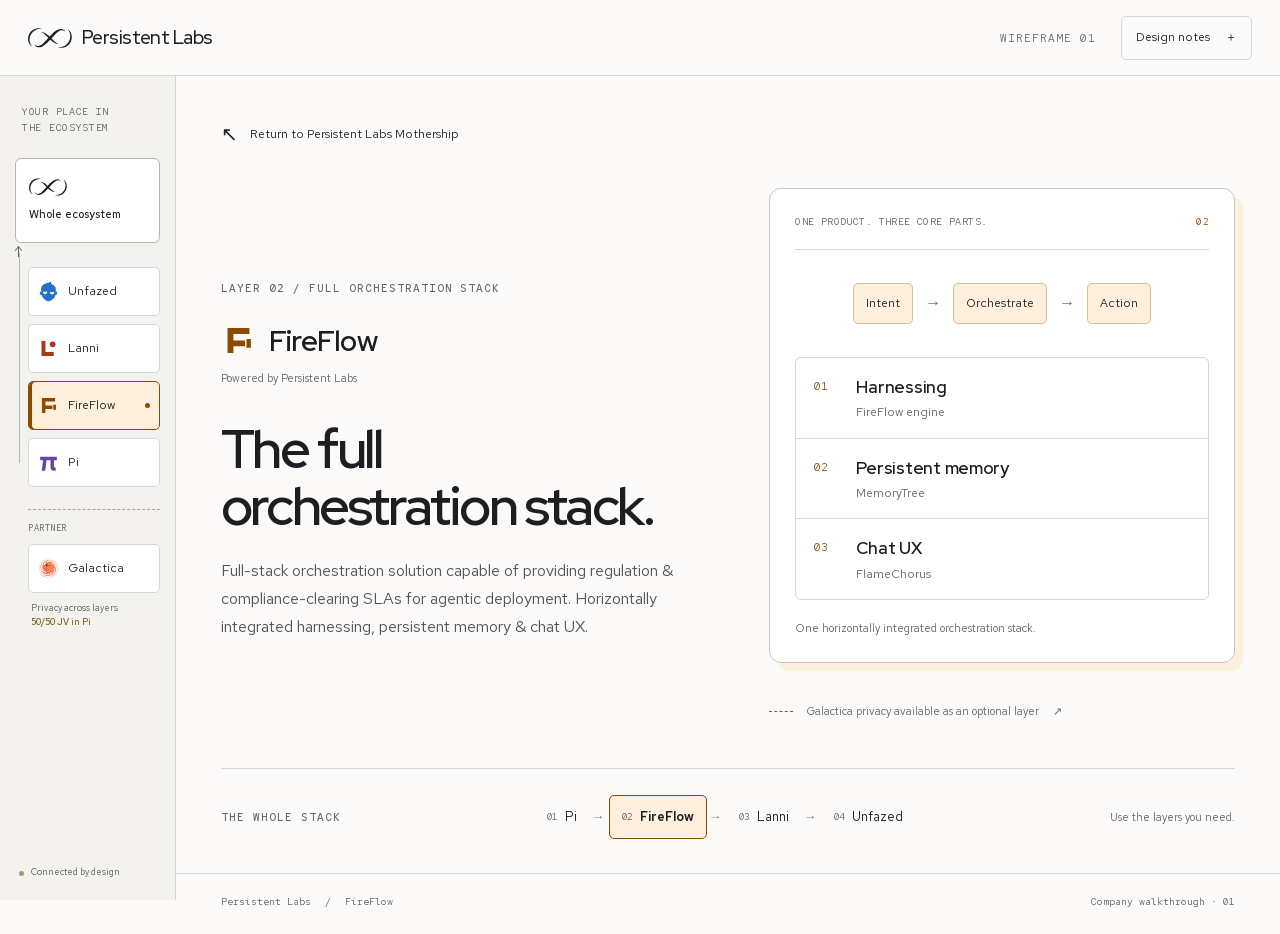
<file: v1/fireflow.html>
<!doctype html><html lang="en"><head><meta charset="utf-8"><meta name="viewport" content="width=device-width, initial-scale=1"><meta name="robots" content="noindex,nofollow"><meta name="color-scheme" content="light"><title>FireFlow · Persistent Labs wireframe</title><link rel="stylesheet" href="styles.css"><script src="app.js" defer></script></head>
    <body data-page="fireflow"><a class="skip-link" href="#main">Skip to content</a><header class="topbar"><a class="company-logo" href="index.html" aria-label="Persistent Labs home"><svg class="pl-mark" aria-hidden="true" focusable="false" xmlns="http://www.w3.org/2000/svg" viewBox="0 0 47 21"><g fill="currentColor"><path d="M4.39736 20.0548C-1.94875 15.1978 -1.28266 5.82736 5.46964 1.67684C7.69121 0.311941 10.3883 -0.250189 12.9525 0.103068C13.5801 0.187772 14.1971 0.321567 14.7929 0.514077C13.5637 0.550654 12.348 0.665198 11.1622 0.944338C5.41959 2.16197 1.02265 7.51087 1.75419 13.4594C2.0006 15.8254 3.0623 18.0807 4.39736 20.0548Z"/><path d="M6.89844 17.0713C8.09585 18.1677 9.59743 19.1658 11.2184 19.0407C13.516 18.8578 15.5268 16.9106 17.1217 15.3609C21.6274 11.0842 30.0478 -1.45781 37.0571 1.18921C38.3604 1.68974 39.4144 2.73892 40.1074 3.88436C39.4086 3.34629 38.6781 2.87753 37.9138 2.58106C35.9617 1.79466 34.0819 2.46171 32.4552 3.60137C30.7678 4.78819 29.349 6.25705 27.9042 7.80002C25.5565 10.3315 23.3311 13.0017 20.8256 15.4379C19.195 17.0078 17.4519 18.5306 15.4045 19.5682C11.948 21.3479 8.72344 20.6193 6.8994 17.0713H6.89844Z"/><path d="M13.8281 4.46155C16.8525 3.89076 19.742 6.03917 21.8962 7.90364C24.0543 9.79986 25.9832 12.0224 28.0777 13.91C29.4706 15.142 30.949 16.2624 32.8857 16.686C29.8296 17.2548 26.9853 15.1719 24.7945 13.2891C22.6287 11.3967 20.7036 9.16554 18.6187 7.2645C17.2115 5.99971 15.7359 4.87833 13.8281 4.46155Z"/><path d="M42.4229 0.945841C48.769 5.80288 48.1029 15.1733 41.3506 19.3238C39.13 20.6887 36.4329 21.2509 33.8677 20.8967C33.2402 20.812 32.6232 20.6782 32.0273 20.4857C33.2565 20.4491 34.4722 20.3345 35.6581 20.0554C41.4016 18.8387 45.7986 13.4898 45.067 7.54125C44.8206 5.17529 43.7589 2.92004 42.4239 0.945841H42.4229Z"/></g></svg>
<span>Persistent Labs</span></a><div class="review-controls"><span class="version">Wireframe 01</span><button class="notes-toggle" type="button" aria-pressed="false">Design notes <span aria-hidden="true">＋</span></button></div></header>
    <aside class="rail"><nav aria-label="Ecosystem map"><p class="rail-caption">Your place in<br>the ecosystem</p>
    <a class="map-home" href="index.html" aria-label="Persistent Labs — whole ecosystem" title="Whole ecosystem"><svg class="pl-mark" aria-hidden="true" focusable="false" xmlns="http://www.w3.org/2000/svg" viewBox="0 0 47 21"><g fill="currentColor"><path d="M4.39736 20.0548C-1.94875 15.1978 -1.28266 5.82736 5.46964 1.67684C7.69121 0.311941 10.3883 -0.250189 12.9525 0.103068C13.5801 0.187772 14.1971 0.321567 14.7929 0.514077C13.5637 0.550654 12.348 0.665198 11.1622 0.944338C5.41959 2.16197 1.02265 7.51087 1.75419 13.4594C2.0006 15.8254 3.0623 18.0807 4.39736 20.0548Z"/><path d="M6.89844 17.0713C8.09585 18.1677 9.59743 19.1658 11.2184 19.0407C13.516 18.8578 15.5268 16.9106 17.1217 15.3609C21.6274 11.0842 30.0478 -1.45781 37.0571 1.18921C38.3604 1.68974 39.4144 2.73892 40.1074 3.88436C39.4086 3.34629 38.6781 2.87753 37.9138 2.58106C35.9617 1.79466 34.0819 2.46171 32.4552 3.60137C30.7678 4.78819 29.349 6.25705 27.9042 7.80002C25.5565 10.3315 23.3311 13.0017 20.8256 15.4379C19.195 17.0078 17.4519 18.5306 15.4045 19.5682C11.948 21.3479 8.72344 20.6193 6.8994 17.0713H6.89844Z"/><path d="M13.8281 4.46155C16.8525 3.89076 19.742 6.03917 21.8962 7.90364C24.0543 9.79986 25.9832 12.0224 28.0777 13.91C29.4706 15.142 30.949 16.2624 32.8857 16.686C29.8296 17.2548 26.9853 15.1719 24.7945 13.2891C22.6287 11.3967 20.7036 9.16554 18.6187 7.2645C17.2115 5.99971 15.7359 4.87833 13.8281 4.46155Z"/><path d="M42.4229 0.945841C48.769 5.80288 48.1029 15.1733 41.3506 19.3238C39.13 20.6887 36.4329 21.2509 33.8677 20.8967C33.2402 20.812 32.6232 20.6782 32.0273 20.4857C33.2565 20.4491 34.4722 20.3345 35.6581 20.0554C41.4016 18.8387 45.7986 13.4898 45.067 7.54125C44.8206 5.17529 43.7589 2.92004 42.4239 0.945841H42.4229Z"/></g></svg>
<span>Whole ecosystem</span></a>
    <div class="mini-stack"><div class="mini-axis" aria-hidden="true">↑</div><a class="map-node unfazed" href="unfazed.html" aria-label="Unfazed — Agent deployment solution" title="Unfazed — Agent deployment solution"><svg class="mark" aria-hidden="true" focusable="false" xmlns="http://www.w3.org/2000/svg" viewBox="0 0 1024 1024">
  
  <g transform="matrix(13.381 0 0 13.381 3.82495 24.9614)">
    <path class="mark" d="M51.151 47.186c-4.211 0-7.624-3.413-7.624-7.624 0-.591.074-1.165.201-1.717 2.017.124 4.029.265 6.034.435-.019.091-.029.185-.029.282 0 .783.635 1.417 1.417 1.417.783 0 1.418-.634 1.418-1.417 0-.008-.002-.016-.003-.024 2.071.198 4.135.417 6.191.663.006.12.018.239.018.361 0 4.211-3.413 7.624-7.623 7.624ZM25.454 46.013c-4.211 0-7.624-3.413-7.624-7.624 0-.041.006-.081.006-.121 1.992-.321 3.991-.623 5.999-.901 0 .008-.002.014-.002.022 0 .783.634 1.417 1.417 1.417s1.417-.634 1.417-1.417c0-.136-.025-.265-.061-.389 2.049-.262 4.106-.501 6.17-.719.192.67.301 1.376.301 2.108 0 4.211-3.413 7.624-7.623 7.624ZM66.95 36.039c-1.069-.15-2.16.685-3.006 2.119l.727-7.239c.467-4.654-1.146-10.792-3.585-13.64-2.44-2.848-7.947-6.699-12.239-8.558l-1.725-.748c.767-.785 1.219-1.745 1.219-2.786 0-2.646-2.2-4.386-5.902-4.386 3.18 3.18-7.108 3.566-12.417 5.525-6.772 2.499-10.095 3.588-14.46 7.953s-4.97 11.977-4.405 16.62l.891 7.326c-.851-1.473-1.959-2.339-3.044-2.186-1.902.267-3.013 3.557-2.48 7.348.532 3.79 3.498 6.507 5.401 6.24.661-.093 1.103-.541 1.381-1.237.763 4.487 3.27 9.821 5.802 12.212 2.696 2.546 8.01 6.78 11.809 9.409 3.799 2.63 10.084 2.647 13.967.039l.116-.078c3.883-2.609 9.331-6.825 12.107-9.37 2.534-2.323 4.96-7.428 5.721-11.84.278.48.668.79 1.202.865 1.903.267 4.868-2.45 5.401-6.24.533-3.791-.578-7.081-2.481-7.348Z"/>
  </g>
</svg>
<span>Unfazed</span><i aria-hidden="true"></i></a><a class="map-node lanni" href="lanni.html" aria-label="Lanni — Deployable agent layer" title="Lanni — Deployable agent layer"><svg class="mark" aria-hidden="true" focusable="false" xmlns="http://www.w3.org/2000/svg" viewBox="0 0 96 96" fill="currentColor"><path d="M16 14h18v50h38v18H16z"/><circle cx="67" cy="29" r="13"/></svg>
<span>Lanni</span><i aria-hidden="true"></i></a><a class="map-node fireflow" href="fireflow.html" aria-label="FireFlow — Full orchestration stack" title="FireFlow — Full orchestration stack" aria-current="page"><svg class="mark" aria-hidden="true" focusable="false" xmlns="http://www.w3.org/2000/svg" viewBox="0 0 96 96" fill="currentColor"><path d="M18 14h60v16H34v18h32v16H34v18H18z"/><path d="M70 44h12v24H70z"/></svg>
<span>FireFlow</span><i aria-hidden="true"></i></a><a class="map-node pi" href="pi.html" aria-label="Pi — Private inference & payments" title="Pi — Private inference & payments"><svg class="mark" aria-hidden="true" focusable="false" xmlns="http://www.w3.org/2000/svg" viewBox="0 0 96 96" fill="currentColor"><path d="M10 22h76v16H73v26q0 8 8 8v14h-8q-16 0-16-20V38H39l-6 48H17l6-48H10z"/></svg>
<span>Pi</span><i aria-hidden="true"></i></a></div>
    <div class="mini-partner"><span class="partner-kicker">Partner</span><a class="map-node galactica" href="galactica.html" title="Galactica — partner company" aria-label="Galactica — partner company"><svg class="mark" aria-hidden="true" focusable="false" xmlns="http://www.w3.org/2000/svg" viewBox="0 0 38 38"><path fill-rule="evenodd" clip-rule="evenodd" d="M26.1368 1.10778C26.043 1.06552 25.9531 1.00792 25.8548 0.983276C22.2237 0.0735893 18.6368 0.217564 15.1221 1.50703C13.7549 2.00857 12.4683 2.68015 11.2719 3.53172C10.2365 4.26878 9.28834 5.09329 8.45416 6.03537C5.64264 9.21055 4.30455 12.9064 4.5523 17.1438C4.71825 19.9817 5.66245 22.5481 7.46048 24.7506C9.55551 27.3169 12.2515 28.9125 15.6178 29.2337C17.835 29.4453 19.951 29.0757 21.8931 27.9442C22.7286 27.4574 23.4832 26.8622 24.1531 26.1632C24.3584 25.9488 24.5754 25.7386 24.8172 25.5687C24.9212 25.4955 25.1388 25.4708 25.2375 25.5315C25.3347 25.5913 25.4163 25.8069 25.3835 25.9196C25.275 26.2928 25.1633 26.682 24.96 27.0081C24.3554 27.978 23.5773 28.7945 22.6121 29.4304C18.914 31.8668 15.0148 31.9004 11.0311 30.2946C8.92708 29.4465 7.18259 28.071 5.71107 26.3366C3.1878 23.3626 2.04821 19.8977 1.97243 16.0727C1.92862 13.8605 2.41191 11.7147 3.22748 9.65603C3.89398 7.97368 4.77312 6.40258 5.95778 5.01777C6.48029 4.40701 7.04359 3.83047 7.58783 3.23785C7.69085 3.12569 7.7912 3.01118 7.89283 2.8977C7.87684 2.87852 7.86085 2.85928 7.84486 2.84004C7.70505 2.95317 7.55266 3.05413 7.42745 3.18134C6.28636 4.34062 5.22268 5.55704 4.36197 6.94667C2.86008 9.37135 1.9467 11.9827 1.70694 14.8187C1.50368 17.2223 1.74362 19.5822 2.54112 21.8667C3.22592 23.8285 4.21323 25.6379 5.60845 27.1943C8.93606 30.9064 13.0805 32.7565 18.1253 32.4062C20.7226 32.2259 23.0939 31.3529 25.1208 29.718C28.2266 27.2128 29.7823 23.9826 29.559 19.9718C29.5404 19.6376 29.5054 19.3011 29.5288 18.9691C29.5388 18.8264 29.6577 18.6031 29.7648 18.5786C29.8862 18.5509 30.101 18.6685 30.1864 18.7863C30.5694 19.3142 30.6887 19.9454 30.7792 20.5691C31.1403 23.0554 30.6408 25.3799 29.4034 27.5625C28.2218 29.6466 26.5939 31.3053 24.5219 32.5134C20.774 34.6988 16.7677 35.1198 12.5861 34.0935C9.9721 33.4519 7.66709 32.201 5.6329 30.4583C3.50925 28.6389 1.8993 26.4445 0.788055 23.8909C0.528769 23.2951 0.284374 22.6929 0 22.1005C0.11733 22.4817 0.213628 22.8707 0.355236 23.2428C1.76204 26.939 4.05986 29.9555 7.3753 32.1728C10.3021 34.1301 13.5409 35.1651 17.0754 35.1584C20.83 35.1513 24.2202 34.0187 27.1523 31.6628C30.0681 29.3199 31.8267 26.293 32.3663 22.6122C32.7784 19.8015 32.2553 17.1227 30.8166 14.671C29.5967 12.5921 27.8657 11.0233 25.5913 10.1007C25.065 9.88724 24.5236 9.71047 23.9895 9.5159C23.8447 9.46312 23.6797 9.43441 23.5628 9.34488C23.4459 9.2554 23.2902 9.08679 23.3104 8.98318C23.3355 8.85414 23.5064 8.69609 23.6445 8.65796C23.8905 8.59008 24.1602 8.57612 24.4182 8.58623C26.0184 8.64882 27.4476 9.22037 28.7719 10.0745C31.6422 11.9258 33.3951 14.5577 34.1816 17.8293C34.9747 21.1282 34.6029 24.3353 33.2384 27.428C32.1088 29.9882 30.3703 32.0952 28.1599 33.8075C26.7315 34.9141 25.1472 35.7615 23.4417 36.3994C21.8469 36.9958 20.2095 37.355 18.5184 37.5061C18.3941 37.5173 18.271 37.5412 18.1475 37.5896C18.3957 37.5896 18.6463 37.6122 18.8916 37.586C20.7709 37.3851 22.6182 37.0296 24.3653 36.2942C26.5061 35.3931 28.4438 34.1855 30.111 32.5502C31.3715 31.3138 32.4514 29.9565 33.2814 28.407C35.0035 25.1919 35.6311 21.7817 35.0341 18.1818C34.4019 14.3699 32.5723 11.2347 29.4348 8.91806C26.9687 7.09719 24.1793 6.20513 21.0827 6.38196C19.1229 6.49389 17.2953 7.08008 15.6676 8.1489C13.5454 9.54255 12.1099 11.4616 11.5199 13.9541C11.4585 14.2137 11.3893 14.4797 11.2668 14.7134C11.1984 14.8439 11.0135 14.9882 10.8792 14.9901C10.7463 14.992 10.5236 14.845 10.4922 14.7244C10.3827 14.3043 10.2828 13.8678 10.2811 13.437C10.2763 12.2618 10.6685 11.1768 11.2061 10.1504C12.5859 7.51597 14.7654 5.79905 17.5548 4.8023C21.5608 3.3708 25.4083 3.88629 29.1131 5.79405C31.1889 6.86299 32.9026 8.3746 34.322 10.2244C36.1211 12.5689 37.2246 15.1963 37.6653 18.1004C37.7901 18.9224 37.8634 19.7521 37.9675 20.6404C38.0626 19.5526 37.9352 18.5375 37.767 17.531C37.2847 14.6461 36.1638 12.0204 34.3692 9.69933C32.8773 7.76958 31.0475 6.22432 28.8575 5.09565C26.395 3.82651 23.7808 3.18536 21.0196 3.29792C17.8269 3.42806 14.8797 4.40086 12.4406 6.48045C8.7817 9.60004 7.14528 13.5379 8.13885 18.3243C8.72637 21.1544 10.3575 23.3046 12.9495 24.6738C13.539 24.9852 14.2073 25.1506 14.8408 25.3793C15.0671 25.461 15.3173 25.4988 15.5195 25.6182C15.6551 25.6983 15.8052 25.8882 15.8028 26.0265C15.8004 26.1667 15.6419 26.3922 15.5109 26.4263C15.0871 26.5364 14.6407 26.6514 14.2101 26.6293C12.3607 26.5341 10.7657 25.8106 9.35723 24.6285C7.24412 22.8551 6.05778 20.5751 5.54819 17.915C4.94885 14.7864 5.53226 11.8283 6.99388 9.04509C8.28515 6.58629 10.1691 4.64614 12.5524 3.16945C15.5257 1.32722 18.7656 0.503567 22.2475 0.576443C23.5613 0.603954 24.862 0.793991 26.1411 1.10618L26.1368 1.10778Z" fill="url(#paint0_linear_3870_67784)"></path><path d="M16 1.82324L16.1885 10.5238C16.2153 11.7637 17.2141 12.7625 18.454 12.7893L27.1546 12.9778L18.454 13.1663C17.2141 13.1931 16.2153 14.1919 16.1885 15.4318L16 24.1324L15.8115 15.4318C15.7847 14.1919 14.7859 13.1931 13.546 13.1663L4.84544 12.9778L13.546 12.7893C14.7859 12.7625 15.7847 11.7637 15.8115 10.5238L16 1.82324Z" fill="#2B2B2B"></path><defs><linearGradient id="paint0_linear_3870_67784" x1="13.9297" y1="71.2942" x2="60.3332" y2="57.0672" gradientUnits="userSpaceOnUse"><stop stop-color="#F26F56"></stop><stop offset="1" stop-color="#F49756"></stop></linearGradient></defs></svg><span>Galactica</span><i aria-hidden="true"></i></a><small>Privacy across layers<br><b>50/50 JV in Pi</b></small></div>
    </nav><div class="rail-bottom"><span class="rail-dot"></span><span>Connected by design</span></div></aside><div class="page-shell"><main id="main" tabindex="-1"><a href="index.html" class="return-link"><span aria-hidden="true">↖</span> Return to Persistent Labs Mothership</a><section class="product-hero fireflow"><div class="product-copy"><p class="eyebrow">Layer 02 / Full orchestration stack</p><div class="product-lockup"><svg class="mark" aria-hidden="true" focusable="false" xmlns="http://www.w3.org/2000/svg" viewBox="0 0 96 96" fill="currentColor"><path d="M18 14h60v16H34v18h32v16H34v18H18z"/><path d="M70 44h12v24H70z"/></svg>
<span>FireFlow</span></div><p class="endorsement">Powered by Persistent Labs</p><h1>The full<br>orchestration stack.</h1><p class="product-description">Full-stack orchestration solution capable of providing regulation &amp; compliance-clearing SLAs for agentic deployment. Horizontally integrated harnessing, persistent memory &amp; chat UX.</p></div><div class="product-art"><div class="visual-board"><div class="visual-label"><span>One product. Three core parts.</span><span>02</span></div><div class="flow-path"><span>Intent</span><i aria-hidden="true">→</i><span>Orchestrate</span><i aria-hidden="true">→</i><span>Action</span></div><div class="ff-components"><div><b>01</b><h3>Harnessing</h3><p>FireFlow engine</p></div><div><b>02</b><h3>Persistent memory</h3><p>MemoryTree</p></div><div><b>03</b><h3>Chat UX</h3><p>FlameChorus</p></div></div><p class="visual-footnote">One horizontally integrated orchestration stack.</p></div><a class="privacy-caption" href="galactica.html">Galactica privacy available as an optional layer <span aria-hidden="true">↗</span></a></div></section><section class="context-strip" aria-label="Place in the stack"><span class="eyebrow">The whole stack</span><div class="context-layers"><a href="pi.html" class="context-layer pi"><small>01</small>Pi</a><a href="fireflow.html" class="context-layer fireflow" aria-current="page"><small>02</small>FireFlow</a><a href="lanni.html" class="context-layer lanni"><small>03</small>Lanni</a><a href="unfazed.html" class="context-layer unfazed"><small>04</small>Unfazed</a></div><p>Use the layers you need.</p></section><aside class="review-notes" hidden><span class="eyebrow">Design note</span><p>One product contains orchestration, persistent memory and chat UX. MemoryTree and FlameChorus stay subordinate. Copy follows the core brief; this wireframe does not evaluate or change the existing FireFlow website. The mark is the bible’s concept asset.</p></aside></main><footer class="page-footer"><span>Persistent Labs <span class="footer-divider">/</span> FireFlow</span><span>Company walkthrough · 01</span></footer></div></body></html>
</file>
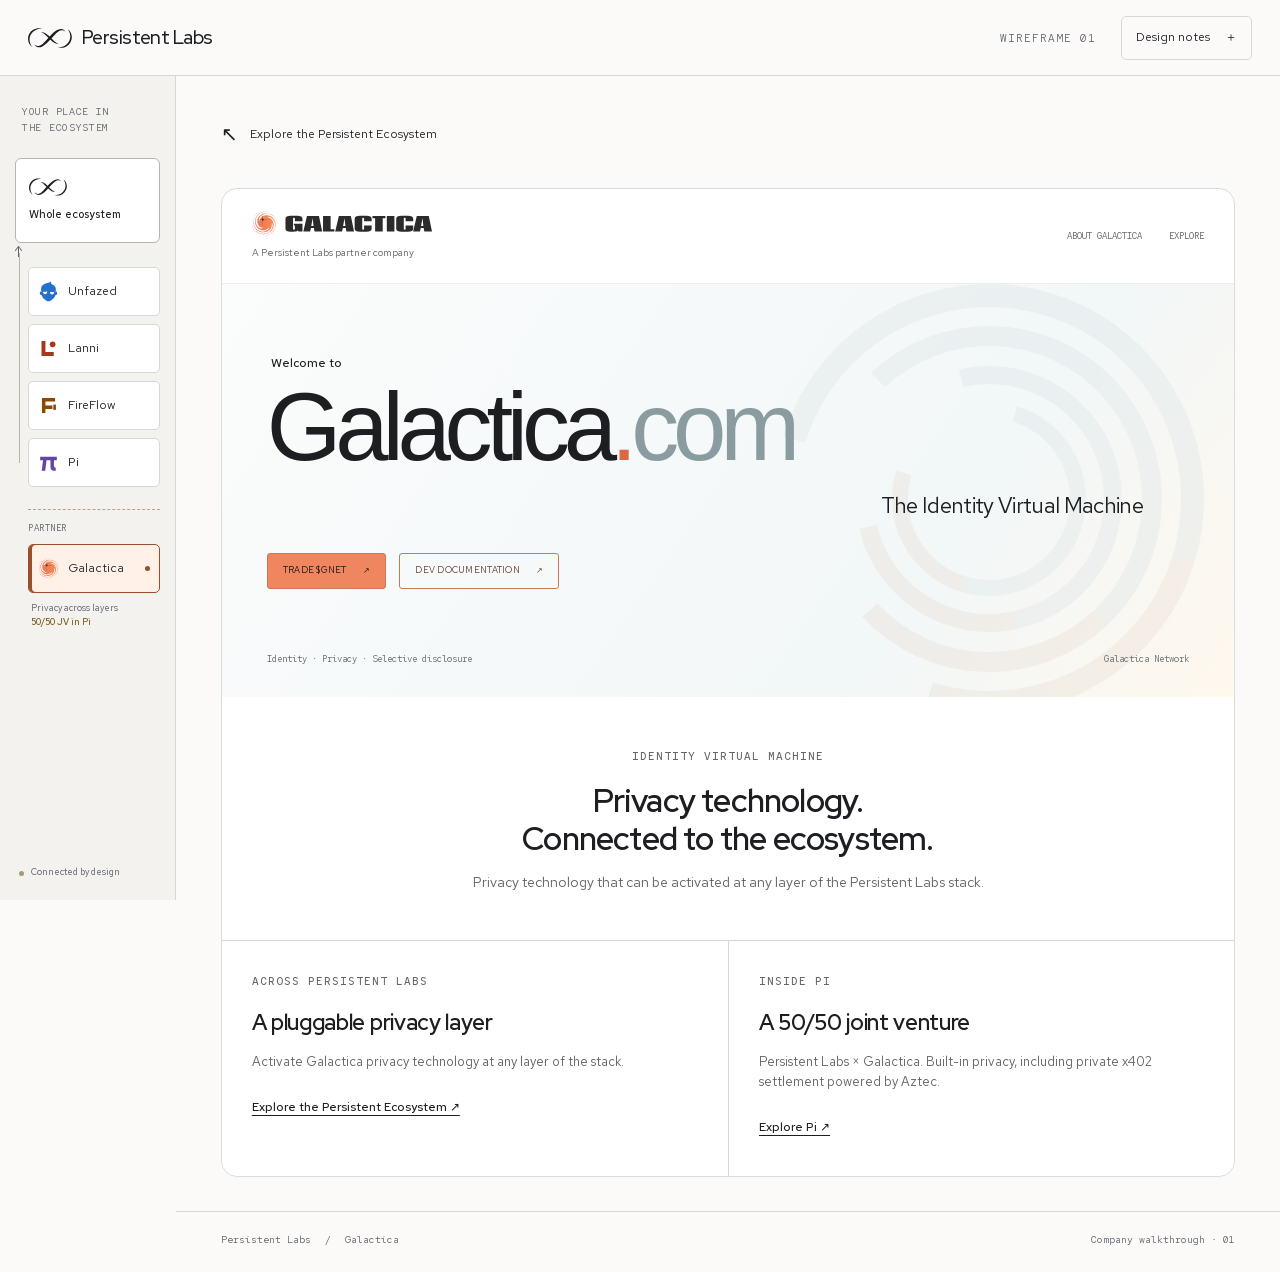
<file: v1/galactica.html>
<!doctype html><html lang="en"><head><meta charset="utf-8"><meta name="viewport" content="width=device-width, initial-scale=1"><meta name="robots" content="noindex,nofollow"><meta name="color-scheme" content="light"><title>Galactica · Persistent Labs wireframe</title><link rel="stylesheet" href="styles.css"><script src="app.js" defer></script></head>
    <body data-page="galactica"><a class="skip-link" href="#main">Skip to content</a><header class="topbar"><a class="company-logo" href="index.html" aria-label="Persistent Labs home"><svg class="pl-mark" aria-hidden="true" focusable="false" xmlns="http://www.w3.org/2000/svg" viewBox="0 0 47 21"><g fill="currentColor"><path d="M4.39736 20.0548C-1.94875 15.1978 -1.28266 5.82736 5.46964 1.67684C7.69121 0.311941 10.3883 -0.250189 12.9525 0.103068C13.5801 0.187772 14.1971 0.321567 14.7929 0.514077C13.5637 0.550654 12.348 0.665198 11.1622 0.944338C5.41959 2.16197 1.02265 7.51087 1.75419 13.4594C2.0006 15.8254 3.0623 18.0807 4.39736 20.0548Z"/><path d="M6.89844 17.0713C8.09585 18.1677 9.59743 19.1658 11.2184 19.0407C13.516 18.8578 15.5268 16.9106 17.1217 15.3609C21.6274 11.0842 30.0478 -1.45781 37.0571 1.18921C38.3604 1.68974 39.4144 2.73892 40.1074 3.88436C39.4086 3.34629 38.6781 2.87753 37.9138 2.58106C35.9617 1.79466 34.0819 2.46171 32.4552 3.60137C30.7678 4.78819 29.349 6.25705 27.9042 7.80002C25.5565 10.3315 23.3311 13.0017 20.8256 15.4379C19.195 17.0078 17.4519 18.5306 15.4045 19.5682C11.948 21.3479 8.72344 20.6193 6.8994 17.0713H6.89844Z"/><path d="M13.8281 4.46155C16.8525 3.89076 19.742 6.03917 21.8962 7.90364C24.0543 9.79986 25.9832 12.0224 28.0777 13.91C29.4706 15.142 30.949 16.2624 32.8857 16.686C29.8296 17.2548 26.9853 15.1719 24.7945 13.2891C22.6287 11.3967 20.7036 9.16554 18.6187 7.2645C17.2115 5.99971 15.7359 4.87833 13.8281 4.46155Z"/><path d="M42.4229 0.945841C48.769 5.80288 48.1029 15.1733 41.3506 19.3238C39.13 20.6887 36.4329 21.2509 33.8677 20.8967C33.2402 20.812 32.6232 20.6782 32.0273 20.4857C33.2565 20.4491 34.4722 20.3345 35.6581 20.0554C41.4016 18.8387 45.7986 13.4898 45.067 7.54125C44.8206 5.17529 43.7589 2.92004 42.4239 0.945841H42.4229Z"/></g></svg>
<span>Persistent Labs</span></a><div class="review-controls"><span class="version">Wireframe 01</span><button class="notes-toggle" type="button" aria-pressed="false">Design notes <span aria-hidden="true">＋</span></button></div></header>
    <aside class="rail"><nav aria-label="Ecosystem map"><p class="rail-caption">Your place in<br>the ecosystem</p>
    <a class="map-home" href="index.html" aria-label="Persistent Labs — whole ecosystem" title="Whole ecosystem"><svg class="pl-mark" aria-hidden="true" focusable="false" xmlns="http://www.w3.org/2000/svg" viewBox="0 0 47 21"><g fill="currentColor"><path d="M4.39736 20.0548C-1.94875 15.1978 -1.28266 5.82736 5.46964 1.67684C7.69121 0.311941 10.3883 -0.250189 12.9525 0.103068C13.5801 0.187772 14.1971 0.321567 14.7929 0.514077C13.5637 0.550654 12.348 0.665198 11.1622 0.944338C5.41959 2.16197 1.02265 7.51087 1.75419 13.4594C2.0006 15.8254 3.0623 18.0807 4.39736 20.0548Z"/><path d="M6.89844 17.0713C8.09585 18.1677 9.59743 19.1658 11.2184 19.0407C13.516 18.8578 15.5268 16.9106 17.1217 15.3609C21.6274 11.0842 30.0478 -1.45781 37.0571 1.18921C38.3604 1.68974 39.4144 2.73892 40.1074 3.88436C39.4086 3.34629 38.6781 2.87753 37.9138 2.58106C35.9617 1.79466 34.0819 2.46171 32.4552 3.60137C30.7678 4.78819 29.349 6.25705 27.9042 7.80002C25.5565 10.3315 23.3311 13.0017 20.8256 15.4379C19.195 17.0078 17.4519 18.5306 15.4045 19.5682C11.948 21.3479 8.72344 20.6193 6.8994 17.0713H6.89844Z"/><path d="M13.8281 4.46155C16.8525 3.89076 19.742 6.03917 21.8962 7.90364C24.0543 9.79986 25.9832 12.0224 28.0777 13.91C29.4706 15.142 30.949 16.2624 32.8857 16.686C29.8296 17.2548 26.9853 15.1719 24.7945 13.2891C22.6287 11.3967 20.7036 9.16554 18.6187 7.2645C17.2115 5.99971 15.7359 4.87833 13.8281 4.46155Z"/><path d="M42.4229 0.945841C48.769 5.80288 48.1029 15.1733 41.3506 19.3238C39.13 20.6887 36.4329 21.2509 33.8677 20.8967C33.2402 20.812 32.6232 20.6782 32.0273 20.4857C33.2565 20.4491 34.4722 20.3345 35.6581 20.0554C41.4016 18.8387 45.7986 13.4898 45.067 7.54125C44.8206 5.17529 43.7589 2.92004 42.4239 0.945841H42.4229Z"/></g></svg>
<span>Whole ecosystem</span></a>
    <div class="mini-stack"><div class="mini-axis" aria-hidden="true">↑</div><a class="map-node unfazed" href="unfazed.html" aria-label="Unfazed — Agent deployment solution" title="Unfazed — Agent deployment solution"><svg class="mark" aria-hidden="true" focusable="false" xmlns="http://www.w3.org/2000/svg" viewBox="0 0 1024 1024">
  
  <g transform="matrix(13.381 0 0 13.381 3.82495 24.9614)">
    <path class="mark" d="M51.151 47.186c-4.211 0-7.624-3.413-7.624-7.624 0-.591.074-1.165.201-1.717 2.017.124 4.029.265 6.034.435-.019.091-.029.185-.029.282 0 .783.635 1.417 1.417 1.417.783 0 1.418-.634 1.418-1.417 0-.008-.002-.016-.003-.024 2.071.198 4.135.417 6.191.663.006.12.018.239.018.361 0 4.211-3.413 7.624-7.623 7.624ZM25.454 46.013c-4.211 0-7.624-3.413-7.624-7.624 0-.041.006-.081.006-.121 1.992-.321 3.991-.623 5.999-.901 0 .008-.002.014-.002.022 0 .783.634 1.417 1.417 1.417s1.417-.634 1.417-1.417c0-.136-.025-.265-.061-.389 2.049-.262 4.106-.501 6.17-.719.192.67.301 1.376.301 2.108 0 4.211-3.413 7.624-7.623 7.624ZM66.95 36.039c-1.069-.15-2.16.685-3.006 2.119l.727-7.239c.467-4.654-1.146-10.792-3.585-13.64-2.44-2.848-7.947-6.699-12.239-8.558l-1.725-.748c.767-.785 1.219-1.745 1.219-2.786 0-2.646-2.2-4.386-5.902-4.386 3.18 3.18-7.108 3.566-12.417 5.525-6.772 2.499-10.095 3.588-14.46 7.953s-4.97 11.977-4.405 16.62l.891 7.326c-.851-1.473-1.959-2.339-3.044-2.186-1.902.267-3.013 3.557-2.48 7.348.532 3.79 3.498 6.507 5.401 6.24.661-.093 1.103-.541 1.381-1.237.763 4.487 3.27 9.821 5.802 12.212 2.696 2.546 8.01 6.78 11.809 9.409 3.799 2.63 10.084 2.647 13.967.039l.116-.078c3.883-2.609 9.331-6.825 12.107-9.37 2.534-2.323 4.96-7.428 5.721-11.84.278.48.668.79 1.202.865 1.903.267 4.868-2.45 5.401-6.24.533-3.791-.578-7.081-2.481-7.348Z"/>
  </g>
</svg>
<span>Unfazed</span><i aria-hidden="true"></i></a><a class="map-node lanni" href="lanni.html" aria-label="Lanni — Deployable agent layer" title="Lanni — Deployable agent layer"><svg class="mark" aria-hidden="true" focusable="false" xmlns="http://www.w3.org/2000/svg" viewBox="0 0 96 96" fill="currentColor"><path d="M16 14h18v50h38v18H16z"/><circle cx="67" cy="29" r="13"/></svg>
<span>Lanni</span><i aria-hidden="true"></i></a><a class="map-node fireflow" href="fireflow.html" aria-label="FireFlow — Full orchestration stack" title="FireFlow — Full orchestration stack"><svg class="mark" aria-hidden="true" focusable="false" xmlns="http://www.w3.org/2000/svg" viewBox="0 0 96 96" fill="currentColor"><path d="M18 14h60v16H34v18h32v16H34v18H18z"/><path d="M70 44h12v24H70z"/></svg>
<span>FireFlow</span><i aria-hidden="true"></i></a><a class="map-node pi" href="pi.html" aria-label="Pi — Private inference & payments" title="Pi — Private inference & payments"><svg class="mark" aria-hidden="true" focusable="false" xmlns="http://www.w3.org/2000/svg" viewBox="0 0 96 96" fill="currentColor"><path d="M10 22h76v16H73v26q0 8 8 8v14h-8q-16 0-16-20V38H39l-6 48H17l6-48H10z"/></svg>
<span>Pi</span><i aria-hidden="true"></i></a></div>
    <div class="mini-partner"><span class="partner-kicker">Partner</span><a class="map-node galactica" href="galactica.html" title="Galactica — partner company" aria-label="Galactica — partner company" aria-current="page"><svg class="mark" aria-hidden="true" focusable="false" xmlns="http://www.w3.org/2000/svg" viewBox="0 0 38 38"><path fill-rule="evenodd" clip-rule="evenodd" d="M26.1368 1.10778C26.043 1.06552 25.9531 1.00792 25.8548 0.983276C22.2237 0.0735893 18.6368 0.217564 15.1221 1.50703C13.7549 2.00857 12.4683 2.68015 11.2719 3.53172C10.2365 4.26878 9.28834 5.09329 8.45416 6.03537C5.64264 9.21055 4.30455 12.9064 4.5523 17.1438C4.71825 19.9817 5.66245 22.5481 7.46048 24.7506C9.55551 27.3169 12.2515 28.9125 15.6178 29.2337C17.835 29.4453 19.951 29.0757 21.8931 27.9442C22.7286 27.4574 23.4832 26.8622 24.1531 26.1632C24.3584 25.9488 24.5754 25.7386 24.8172 25.5687C24.9212 25.4955 25.1388 25.4708 25.2375 25.5315C25.3347 25.5913 25.4163 25.8069 25.3835 25.9196C25.275 26.2928 25.1633 26.682 24.96 27.0081C24.3554 27.978 23.5773 28.7945 22.6121 29.4304C18.914 31.8668 15.0148 31.9004 11.0311 30.2946C8.92708 29.4465 7.18259 28.071 5.71107 26.3366C3.1878 23.3626 2.04821 19.8977 1.97243 16.0727C1.92862 13.8605 2.41191 11.7147 3.22748 9.65603C3.89398 7.97368 4.77312 6.40258 5.95778 5.01777C6.48029 4.40701 7.04359 3.83047 7.58783 3.23785C7.69085 3.12569 7.7912 3.01118 7.89283 2.8977C7.87684 2.87852 7.86085 2.85928 7.84486 2.84004C7.70505 2.95317 7.55266 3.05413 7.42745 3.18134C6.28636 4.34062 5.22268 5.55704 4.36197 6.94667C2.86008 9.37135 1.9467 11.9827 1.70694 14.8187C1.50368 17.2223 1.74362 19.5822 2.54112 21.8667C3.22592 23.8285 4.21323 25.6379 5.60845 27.1943C8.93606 30.9064 13.0805 32.7565 18.1253 32.4062C20.7226 32.2259 23.0939 31.3529 25.1208 29.718C28.2266 27.2128 29.7823 23.9826 29.559 19.9718C29.5404 19.6376 29.5054 19.3011 29.5288 18.9691C29.5388 18.8264 29.6577 18.6031 29.7648 18.5786C29.8862 18.5509 30.101 18.6685 30.1864 18.7863C30.5694 19.3142 30.6887 19.9454 30.7792 20.5691C31.1403 23.0554 30.6408 25.3799 29.4034 27.5625C28.2218 29.6466 26.5939 31.3053 24.5219 32.5134C20.774 34.6988 16.7677 35.1198 12.5861 34.0935C9.9721 33.4519 7.66709 32.201 5.6329 30.4583C3.50925 28.6389 1.8993 26.4445 0.788055 23.8909C0.528769 23.2951 0.284374 22.6929 0 22.1005C0.11733 22.4817 0.213628 22.8707 0.355236 23.2428C1.76204 26.939 4.05986 29.9555 7.3753 32.1728C10.3021 34.1301 13.5409 35.1651 17.0754 35.1584C20.83 35.1513 24.2202 34.0187 27.1523 31.6628C30.0681 29.3199 31.8267 26.293 32.3663 22.6122C32.7784 19.8015 32.2553 17.1227 30.8166 14.671C29.5967 12.5921 27.8657 11.0233 25.5913 10.1007C25.065 9.88724 24.5236 9.71047 23.9895 9.5159C23.8447 9.46312 23.6797 9.43441 23.5628 9.34488C23.4459 9.2554 23.2902 9.08679 23.3104 8.98318C23.3355 8.85414 23.5064 8.69609 23.6445 8.65796C23.8905 8.59008 24.1602 8.57612 24.4182 8.58623C26.0184 8.64882 27.4476 9.22037 28.7719 10.0745C31.6422 11.9258 33.3951 14.5577 34.1816 17.8293C34.9747 21.1282 34.6029 24.3353 33.2384 27.428C32.1088 29.9882 30.3703 32.0952 28.1599 33.8075C26.7315 34.9141 25.1472 35.7615 23.4417 36.3994C21.8469 36.9958 20.2095 37.355 18.5184 37.5061C18.3941 37.5173 18.271 37.5412 18.1475 37.5896C18.3957 37.5896 18.6463 37.6122 18.8916 37.586C20.7709 37.3851 22.6182 37.0296 24.3653 36.2942C26.5061 35.3931 28.4438 34.1855 30.111 32.5502C31.3715 31.3138 32.4514 29.9565 33.2814 28.407C35.0035 25.1919 35.6311 21.7817 35.0341 18.1818C34.4019 14.3699 32.5723 11.2347 29.4348 8.91806C26.9687 7.09719 24.1793 6.20513 21.0827 6.38196C19.1229 6.49389 17.2953 7.08008 15.6676 8.1489C13.5454 9.54255 12.1099 11.4616 11.5199 13.9541C11.4585 14.2137 11.3893 14.4797 11.2668 14.7134C11.1984 14.8439 11.0135 14.9882 10.8792 14.9901C10.7463 14.992 10.5236 14.845 10.4922 14.7244C10.3827 14.3043 10.2828 13.8678 10.2811 13.437C10.2763 12.2618 10.6685 11.1768 11.2061 10.1504C12.5859 7.51597 14.7654 5.79905 17.5548 4.8023C21.5608 3.3708 25.4083 3.88629 29.1131 5.79405C31.1889 6.86299 32.9026 8.3746 34.322 10.2244C36.1211 12.5689 37.2246 15.1963 37.6653 18.1004C37.7901 18.9224 37.8634 19.7521 37.9675 20.6404C38.0626 19.5526 37.9352 18.5375 37.767 17.531C37.2847 14.6461 36.1638 12.0204 34.3692 9.69933C32.8773 7.76958 31.0475 6.22432 28.8575 5.09565C26.395 3.82651 23.7808 3.18536 21.0196 3.29792C17.8269 3.42806 14.8797 4.40086 12.4406 6.48045C8.7817 9.60004 7.14528 13.5379 8.13885 18.3243C8.72637 21.1544 10.3575 23.3046 12.9495 24.6738C13.539 24.9852 14.2073 25.1506 14.8408 25.3793C15.0671 25.461 15.3173 25.4988 15.5195 25.6182C15.6551 25.6983 15.8052 25.8882 15.8028 26.0265C15.8004 26.1667 15.6419 26.3922 15.5109 26.4263C15.0871 26.5364 14.6407 26.6514 14.2101 26.6293C12.3607 26.5341 10.7657 25.8106 9.35723 24.6285C7.24412 22.8551 6.05778 20.5751 5.54819 17.915C4.94885 14.7864 5.53226 11.8283 6.99388 9.04509C8.28515 6.58629 10.1691 4.64614 12.5524 3.16945C15.5257 1.32722 18.7656 0.503567 22.2475 0.576443C23.5613 0.603954 24.862 0.793991 26.1411 1.10618L26.1368 1.10778Z" fill="url(#paint0_linear_3870_67784)"></path><path d="M16 1.82324L16.1885 10.5238C16.2153 11.7637 17.2141 12.7625 18.454 12.7893L27.1546 12.9778L18.454 13.1663C17.2141 13.1931 16.2153 14.1919 16.1885 15.4318L16 24.1324L15.8115 15.4318C15.7847 14.1919 14.7859 13.1931 13.546 13.1663L4.84544 12.9778L13.546 12.7893C14.7859 12.7625 15.7847 11.7637 15.8115 10.5238L16 1.82324Z" fill="#2B2B2B"></path><defs><linearGradient id="paint0_linear_3870_67784" x1="13.9297" y1="71.2942" x2="60.3332" y2="57.0672" gradientUnits="userSpaceOnUse"><stop stop-color="#F26F56"></stop><stop offset="1" stop-color="#F49756"></stop></linearGradient></defs></svg><span>Galactica</span><i aria-hidden="true"></i></a><small>Privacy across layers<br><b>50/50 JV in Pi</b></small></div>
    </nav><div class="rail-bottom"><span class="rail-dot"></span><span>Connected by design</span></div></aside><div class="page-shell"><main id="main" tabindex="-1"><a href="index.html" class="return-link"><span aria-hidden="true">↖</span> Explore the Persistent Ecosystem</a><section class="gal-page"><div class="gal-header"><div><img class="gal-mark" src="assets/galactica-original.svg" alt="Galactica"><p>A Persistent Labs partner company</p></div><div class="gal-nav" aria-label="Reference navigation, visual only"><span>About Galactica</span><span>Explore</span></div></div><div class="gal-hero"><div class="gal-orbit" aria-hidden="true"><i></i><i></i><i></i><i></i></div><div class="gal-welcome">Welcome to</div><h1>Galactica<span class="gal-dot">.</span><span class="gal-com">com</span></h1><p class="gal-tagline">The Identity Virtual Machine</p><div class="gal-reference-actions" aria-label="Reference page actions, visual placeholders"><span>Trade $GNET <small>↗</small></span><span>Dev documentation <small>↗</small></span></div><div class="gal-hero-foot"><span>Identity · Privacy · Selective disclosure</span><span>Galactica Network</span></div></div><div class="gal-identity"><span class="eyebrow">Identity Virtual Machine</span><h2>Privacy technology.<br>Connected to the ecosystem.</h2><p>Privacy technology that can be activated at any layer of the Persistent Labs stack.</p></div><div class="gal-relationship-grid"><div><span class="eyebrow">Across Persistent Labs</span><h3>A pluggable privacy layer</h3><p>Activate Galactica privacy technology at any layer of the stack.</p><a class="text-link" href="index.html">Explore the Persistent Ecosystem ↗</a></div><div><span class="eyebrow">Inside Pi</span><h3>A 50/50 joint venture</h3><p>Persistent Labs × Galactica. Built-in privacy, including private x402 settlement powered by Aztec.</p><a class="text-link" href="pi.html">Explore Pi ↗</a></div></div></section><aside class="review-notes" hidden><span class="eyebrow">Design note</span><p>Galactica remains a separate partner company. Preserve its original logo and the structure of its existing landing page. This pass is a wireframe interpretation of that page, with the ecosystem navigation and return link added. Final imagery, motion and pixel-level recreation belong to the design execution phase.</p></aside></main><footer class="page-footer"><span>Persistent Labs <span class="footer-divider">/</span> Galactica</span><span>Company walkthrough · 01</span></footer></div></body></html>
</file>
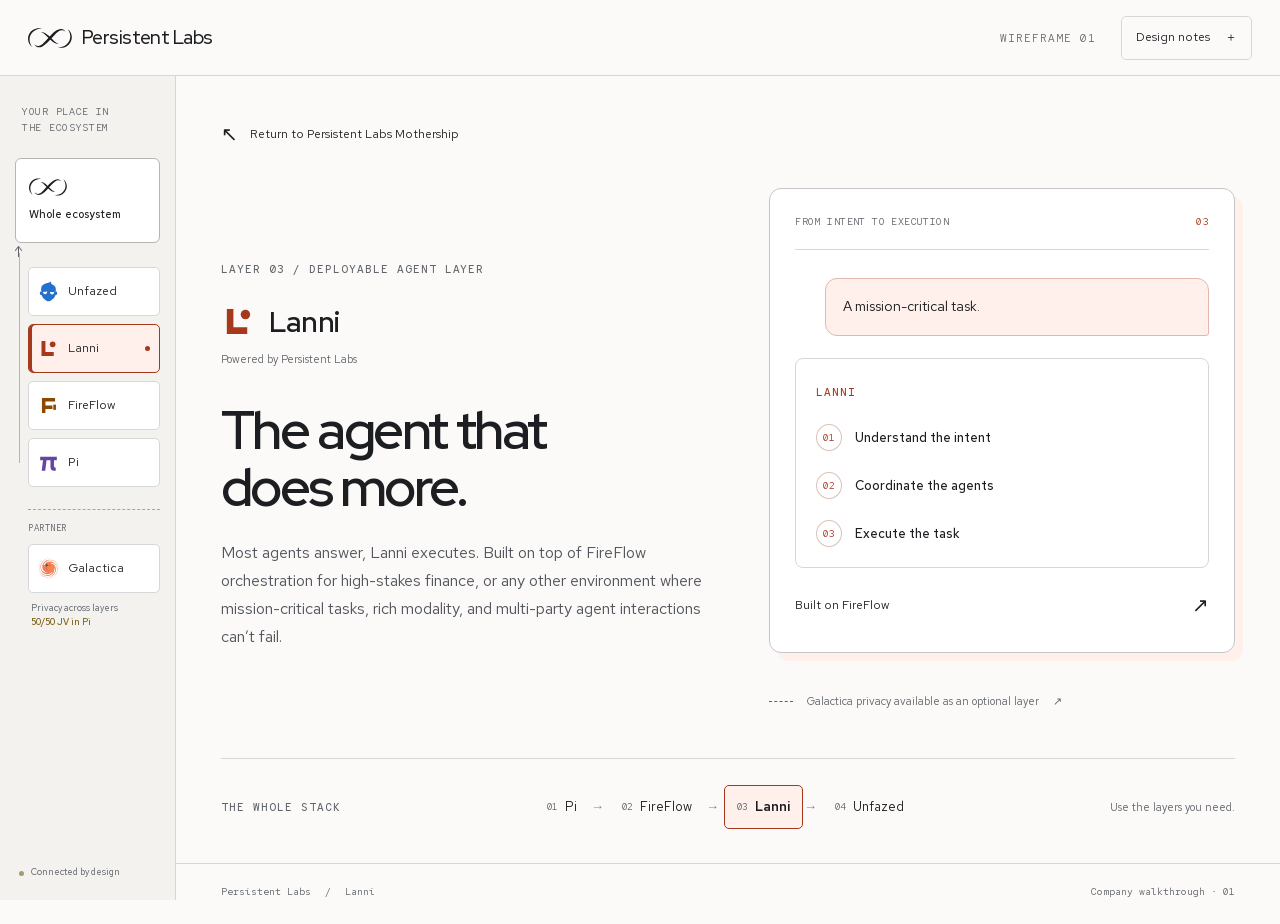
<file: v1/lanni.html>
<!doctype html><html lang="en"><head><meta charset="utf-8"><meta name="viewport" content="width=device-width, initial-scale=1"><meta name="robots" content="noindex,nofollow"><meta name="color-scheme" content="light"><title>Lanni · Persistent Labs wireframe</title><link rel="stylesheet" href="styles.css"><script src="app.js" defer></script></head>
    <body data-page="lanni"><a class="skip-link" href="#main">Skip to content</a><header class="topbar"><a class="company-logo" href="index.html" aria-label="Persistent Labs home"><svg class="pl-mark" aria-hidden="true" focusable="false" xmlns="http://www.w3.org/2000/svg" viewBox="0 0 47 21"><g fill="currentColor"><path d="M4.39736 20.0548C-1.94875 15.1978 -1.28266 5.82736 5.46964 1.67684C7.69121 0.311941 10.3883 -0.250189 12.9525 0.103068C13.5801 0.187772 14.1971 0.321567 14.7929 0.514077C13.5637 0.550654 12.348 0.665198 11.1622 0.944338C5.41959 2.16197 1.02265 7.51087 1.75419 13.4594C2.0006 15.8254 3.0623 18.0807 4.39736 20.0548Z"/><path d="M6.89844 17.0713C8.09585 18.1677 9.59743 19.1658 11.2184 19.0407C13.516 18.8578 15.5268 16.9106 17.1217 15.3609C21.6274 11.0842 30.0478 -1.45781 37.0571 1.18921C38.3604 1.68974 39.4144 2.73892 40.1074 3.88436C39.4086 3.34629 38.6781 2.87753 37.9138 2.58106C35.9617 1.79466 34.0819 2.46171 32.4552 3.60137C30.7678 4.78819 29.349 6.25705 27.9042 7.80002C25.5565 10.3315 23.3311 13.0017 20.8256 15.4379C19.195 17.0078 17.4519 18.5306 15.4045 19.5682C11.948 21.3479 8.72344 20.6193 6.8994 17.0713H6.89844Z"/><path d="M13.8281 4.46155C16.8525 3.89076 19.742 6.03917 21.8962 7.90364C24.0543 9.79986 25.9832 12.0224 28.0777 13.91C29.4706 15.142 30.949 16.2624 32.8857 16.686C29.8296 17.2548 26.9853 15.1719 24.7945 13.2891C22.6287 11.3967 20.7036 9.16554 18.6187 7.2645C17.2115 5.99971 15.7359 4.87833 13.8281 4.46155Z"/><path d="M42.4229 0.945841C48.769 5.80288 48.1029 15.1733 41.3506 19.3238C39.13 20.6887 36.4329 21.2509 33.8677 20.8967C33.2402 20.812 32.6232 20.6782 32.0273 20.4857C33.2565 20.4491 34.4722 20.3345 35.6581 20.0554C41.4016 18.8387 45.7986 13.4898 45.067 7.54125C44.8206 5.17529 43.7589 2.92004 42.4239 0.945841H42.4229Z"/></g></svg>
<span>Persistent Labs</span></a><div class="review-controls"><span class="version">Wireframe 01</span><button class="notes-toggle" type="button" aria-pressed="false">Design notes <span aria-hidden="true">＋</span></button></div></header>
    <aside class="rail"><nav aria-label="Ecosystem map"><p class="rail-caption">Your place in<br>the ecosystem</p>
    <a class="map-home" href="index.html" aria-label="Persistent Labs — whole ecosystem" title="Whole ecosystem"><svg class="pl-mark" aria-hidden="true" focusable="false" xmlns="http://www.w3.org/2000/svg" viewBox="0 0 47 21"><g fill="currentColor"><path d="M4.39736 20.0548C-1.94875 15.1978 -1.28266 5.82736 5.46964 1.67684C7.69121 0.311941 10.3883 -0.250189 12.9525 0.103068C13.5801 0.187772 14.1971 0.321567 14.7929 0.514077C13.5637 0.550654 12.348 0.665198 11.1622 0.944338C5.41959 2.16197 1.02265 7.51087 1.75419 13.4594C2.0006 15.8254 3.0623 18.0807 4.39736 20.0548Z"/><path d="M6.89844 17.0713C8.09585 18.1677 9.59743 19.1658 11.2184 19.0407C13.516 18.8578 15.5268 16.9106 17.1217 15.3609C21.6274 11.0842 30.0478 -1.45781 37.0571 1.18921C38.3604 1.68974 39.4144 2.73892 40.1074 3.88436C39.4086 3.34629 38.6781 2.87753 37.9138 2.58106C35.9617 1.79466 34.0819 2.46171 32.4552 3.60137C30.7678 4.78819 29.349 6.25705 27.9042 7.80002C25.5565 10.3315 23.3311 13.0017 20.8256 15.4379C19.195 17.0078 17.4519 18.5306 15.4045 19.5682C11.948 21.3479 8.72344 20.6193 6.8994 17.0713H6.89844Z"/><path d="M13.8281 4.46155C16.8525 3.89076 19.742 6.03917 21.8962 7.90364C24.0543 9.79986 25.9832 12.0224 28.0777 13.91C29.4706 15.142 30.949 16.2624 32.8857 16.686C29.8296 17.2548 26.9853 15.1719 24.7945 13.2891C22.6287 11.3967 20.7036 9.16554 18.6187 7.2645C17.2115 5.99971 15.7359 4.87833 13.8281 4.46155Z"/><path d="M42.4229 0.945841C48.769 5.80288 48.1029 15.1733 41.3506 19.3238C39.13 20.6887 36.4329 21.2509 33.8677 20.8967C33.2402 20.812 32.6232 20.6782 32.0273 20.4857C33.2565 20.4491 34.4722 20.3345 35.6581 20.0554C41.4016 18.8387 45.7986 13.4898 45.067 7.54125C44.8206 5.17529 43.7589 2.92004 42.4239 0.945841H42.4229Z"/></g></svg>
<span>Whole ecosystem</span></a>
    <div class="mini-stack"><div class="mini-axis" aria-hidden="true">↑</div><a class="map-node unfazed" href="unfazed.html" aria-label="Unfazed — Agent deployment solution" title="Unfazed — Agent deployment solution"><svg class="mark" aria-hidden="true" focusable="false" xmlns="http://www.w3.org/2000/svg" viewBox="0 0 1024 1024">
  
  <g transform="matrix(13.381 0 0 13.381 3.82495 24.9614)">
    <path class="mark" d="M51.151 47.186c-4.211 0-7.624-3.413-7.624-7.624 0-.591.074-1.165.201-1.717 2.017.124 4.029.265 6.034.435-.019.091-.029.185-.029.282 0 .783.635 1.417 1.417 1.417.783 0 1.418-.634 1.418-1.417 0-.008-.002-.016-.003-.024 2.071.198 4.135.417 6.191.663.006.12.018.239.018.361 0 4.211-3.413 7.624-7.623 7.624ZM25.454 46.013c-4.211 0-7.624-3.413-7.624-7.624 0-.041.006-.081.006-.121 1.992-.321 3.991-.623 5.999-.901 0 .008-.002.014-.002.022 0 .783.634 1.417 1.417 1.417s1.417-.634 1.417-1.417c0-.136-.025-.265-.061-.389 2.049-.262 4.106-.501 6.17-.719.192.67.301 1.376.301 2.108 0 4.211-3.413 7.624-7.623 7.624ZM66.95 36.039c-1.069-.15-2.16.685-3.006 2.119l.727-7.239c.467-4.654-1.146-10.792-3.585-13.64-2.44-2.848-7.947-6.699-12.239-8.558l-1.725-.748c.767-.785 1.219-1.745 1.219-2.786 0-2.646-2.2-4.386-5.902-4.386 3.18 3.18-7.108 3.566-12.417 5.525-6.772 2.499-10.095 3.588-14.46 7.953s-4.97 11.977-4.405 16.62l.891 7.326c-.851-1.473-1.959-2.339-3.044-2.186-1.902.267-3.013 3.557-2.48 7.348.532 3.79 3.498 6.507 5.401 6.24.661-.093 1.103-.541 1.381-1.237.763 4.487 3.27 9.821 5.802 12.212 2.696 2.546 8.01 6.78 11.809 9.409 3.799 2.63 10.084 2.647 13.967.039l.116-.078c3.883-2.609 9.331-6.825 12.107-9.37 2.534-2.323 4.96-7.428 5.721-11.84.278.48.668.79 1.202.865 1.903.267 4.868-2.45 5.401-6.24.533-3.791-.578-7.081-2.481-7.348Z"/>
  </g>
</svg>
<span>Unfazed</span><i aria-hidden="true"></i></a><a class="map-node lanni" href="lanni.html" aria-label="Lanni — Deployable agent layer" title="Lanni — Deployable agent layer" aria-current="page"><svg class="mark" aria-hidden="true" focusable="false" xmlns="http://www.w3.org/2000/svg" viewBox="0 0 96 96" fill="currentColor"><path d="M16 14h18v50h38v18H16z"/><circle cx="67" cy="29" r="13"/></svg>
<span>Lanni</span><i aria-hidden="true"></i></a><a class="map-node fireflow" href="fireflow.html" aria-label="FireFlow — Full orchestration stack" title="FireFlow — Full orchestration stack"><svg class="mark" aria-hidden="true" focusable="false" xmlns="http://www.w3.org/2000/svg" viewBox="0 0 96 96" fill="currentColor"><path d="M18 14h60v16H34v18h32v16H34v18H18z"/><path d="M70 44h12v24H70z"/></svg>
<span>FireFlow</span><i aria-hidden="true"></i></a><a class="map-node pi" href="pi.html" aria-label="Pi — Private inference & payments" title="Pi — Private inference & payments"><svg class="mark" aria-hidden="true" focusable="false" xmlns="http://www.w3.org/2000/svg" viewBox="0 0 96 96" fill="currentColor"><path d="M10 22h76v16H73v26q0 8 8 8v14h-8q-16 0-16-20V38H39l-6 48H17l6-48H10z"/></svg>
<span>Pi</span><i aria-hidden="true"></i></a></div>
    <div class="mini-partner"><span class="partner-kicker">Partner</span><a class="map-node galactica" href="galactica.html" title="Galactica — partner company" aria-label="Galactica — partner company"><svg class="mark" aria-hidden="true" focusable="false" xmlns="http://www.w3.org/2000/svg" viewBox="0 0 38 38"><path fill-rule="evenodd" clip-rule="evenodd" d="M26.1368 1.10778C26.043 1.06552 25.9531 1.00792 25.8548 0.983276C22.2237 0.0735893 18.6368 0.217564 15.1221 1.50703C13.7549 2.00857 12.4683 2.68015 11.2719 3.53172C10.2365 4.26878 9.28834 5.09329 8.45416 6.03537C5.64264 9.21055 4.30455 12.9064 4.5523 17.1438C4.71825 19.9817 5.66245 22.5481 7.46048 24.7506C9.55551 27.3169 12.2515 28.9125 15.6178 29.2337C17.835 29.4453 19.951 29.0757 21.8931 27.9442C22.7286 27.4574 23.4832 26.8622 24.1531 26.1632C24.3584 25.9488 24.5754 25.7386 24.8172 25.5687C24.9212 25.4955 25.1388 25.4708 25.2375 25.5315C25.3347 25.5913 25.4163 25.8069 25.3835 25.9196C25.275 26.2928 25.1633 26.682 24.96 27.0081C24.3554 27.978 23.5773 28.7945 22.6121 29.4304C18.914 31.8668 15.0148 31.9004 11.0311 30.2946C8.92708 29.4465 7.18259 28.071 5.71107 26.3366C3.1878 23.3626 2.04821 19.8977 1.97243 16.0727C1.92862 13.8605 2.41191 11.7147 3.22748 9.65603C3.89398 7.97368 4.77312 6.40258 5.95778 5.01777C6.48029 4.40701 7.04359 3.83047 7.58783 3.23785C7.69085 3.12569 7.7912 3.01118 7.89283 2.8977C7.87684 2.87852 7.86085 2.85928 7.84486 2.84004C7.70505 2.95317 7.55266 3.05413 7.42745 3.18134C6.28636 4.34062 5.22268 5.55704 4.36197 6.94667C2.86008 9.37135 1.9467 11.9827 1.70694 14.8187C1.50368 17.2223 1.74362 19.5822 2.54112 21.8667C3.22592 23.8285 4.21323 25.6379 5.60845 27.1943C8.93606 30.9064 13.0805 32.7565 18.1253 32.4062C20.7226 32.2259 23.0939 31.3529 25.1208 29.718C28.2266 27.2128 29.7823 23.9826 29.559 19.9718C29.5404 19.6376 29.5054 19.3011 29.5288 18.9691C29.5388 18.8264 29.6577 18.6031 29.7648 18.5786C29.8862 18.5509 30.101 18.6685 30.1864 18.7863C30.5694 19.3142 30.6887 19.9454 30.7792 20.5691C31.1403 23.0554 30.6408 25.3799 29.4034 27.5625C28.2218 29.6466 26.5939 31.3053 24.5219 32.5134C20.774 34.6988 16.7677 35.1198 12.5861 34.0935C9.9721 33.4519 7.66709 32.201 5.6329 30.4583C3.50925 28.6389 1.8993 26.4445 0.788055 23.8909C0.528769 23.2951 0.284374 22.6929 0 22.1005C0.11733 22.4817 0.213628 22.8707 0.355236 23.2428C1.76204 26.939 4.05986 29.9555 7.3753 32.1728C10.3021 34.1301 13.5409 35.1651 17.0754 35.1584C20.83 35.1513 24.2202 34.0187 27.1523 31.6628C30.0681 29.3199 31.8267 26.293 32.3663 22.6122C32.7784 19.8015 32.2553 17.1227 30.8166 14.671C29.5967 12.5921 27.8657 11.0233 25.5913 10.1007C25.065 9.88724 24.5236 9.71047 23.9895 9.5159C23.8447 9.46312 23.6797 9.43441 23.5628 9.34488C23.4459 9.2554 23.2902 9.08679 23.3104 8.98318C23.3355 8.85414 23.5064 8.69609 23.6445 8.65796C23.8905 8.59008 24.1602 8.57612 24.4182 8.58623C26.0184 8.64882 27.4476 9.22037 28.7719 10.0745C31.6422 11.9258 33.3951 14.5577 34.1816 17.8293C34.9747 21.1282 34.6029 24.3353 33.2384 27.428C32.1088 29.9882 30.3703 32.0952 28.1599 33.8075C26.7315 34.9141 25.1472 35.7615 23.4417 36.3994C21.8469 36.9958 20.2095 37.355 18.5184 37.5061C18.3941 37.5173 18.271 37.5412 18.1475 37.5896C18.3957 37.5896 18.6463 37.6122 18.8916 37.586C20.7709 37.3851 22.6182 37.0296 24.3653 36.2942C26.5061 35.3931 28.4438 34.1855 30.111 32.5502C31.3715 31.3138 32.4514 29.9565 33.2814 28.407C35.0035 25.1919 35.6311 21.7817 35.0341 18.1818C34.4019 14.3699 32.5723 11.2347 29.4348 8.91806C26.9687 7.09719 24.1793 6.20513 21.0827 6.38196C19.1229 6.49389 17.2953 7.08008 15.6676 8.1489C13.5454 9.54255 12.1099 11.4616 11.5199 13.9541C11.4585 14.2137 11.3893 14.4797 11.2668 14.7134C11.1984 14.8439 11.0135 14.9882 10.8792 14.9901C10.7463 14.992 10.5236 14.845 10.4922 14.7244C10.3827 14.3043 10.2828 13.8678 10.2811 13.437C10.2763 12.2618 10.6685 11.1768 11.2061 10.1504C12.5859 7.51597 14.7654 5.79905 17.5548 4.8023C21.5608 3.3708 25.4083 3.88629 29.1131 5.79405C31.1889 6.86299 32.9026 8.3746 34.322 10.2244C36.1211 12.5689 37.2246 15.1963 37.6653 18.1004C37.7901 18.9224 37.8634 19.7521 37.9675 20.6404C38.0626 19.5526 37.9352 18.5375 37.767 17.531C37.2847 14.6461 36.1638 12.0204 34.3692 9.69933C32.8773 7.76958 31.0475 6.22432 28.8575 5.09565C26.395 3.82651 23.7808 3.18536 21.0196 3.29792C17.8269 3.42806 14.8797 4.40086 12.4406 6.48045C8.7817 9.60004 7.14528 13.5379 8.13885 18.3243C8.72637 21.1544 10.3575 23.3046 12.9495 24.6738C13.539 24.9852 14.2073 25.1506 14.8408 25.3793C15.0671 25.461 15.3173 25.4988 15.5195 25.6182C15.6551 25.6983 15.8052 25.8882 15.8028 26.0265C15.8004 26.1667 15.6419 26.3922 15.5109 26.4263C15.0871 26.5364 14.6407 26.6514 14.2101 26.6293C12.3607 26.5341 10.7657 25.8106 9.35723 24.6285C7.24412 22.8551 6.05778 20.5751 5.54819 17.915C4.94885 14.7864 5.53226 11.8283 6.99388 9.04509C8.28515 6.58629 10.1691 4.64614 12.5524 3.16945C15.5257 1.32722 18.7656 0.503567 22.2475 0.576443C23.5613 0.603954 24.862 0.793991 26.1411 1.10618L26.1368 1.10778Z" fill="url(#paint0_linear_3870_67784)"></path><path d="M16 1.82324L16.1885 10.5238C16.2153 11.7637 17.2141 12.7625 18.454 12.7893L27.1546 12.9778L18.454 13.1663C17.2141 13.1931 16.2153 14.1919 16.1885 15.4318L16 24.1324L15.8115 15.4318C15.7847 14.1919 14.7859 13.1931 13.546 13.1663L4.84544 12.9778L13.546 12.7893C14.7859 12.7625 15.7847 11.7637 15.8115 10.5238L16 1.82324Z" fill="#2B2B2B"></path><defs><linearGradient id="paint0_linear_3870_67784" x1="13.9297" y1="71.2942" x2="60.3332" y2="57.0672" gradientUnits="userSpaceOnUse"><stop stop-color="#F26F56"></stop><stop offset="1" stop-color="#F49756"></stop></linearGradient></defs></svg><span>Galactica</span><i aria-hidden="true"></i></a><small>Privacy across layers<br><b>50/50 JV in Pi</b></small></div>
    </nav><div class="rail-bottom"><span class="rail-dot"></span><span>Connected by design</span></div></aside><div class="page-shell"><main id="main" tabindex="-1"><a href="index.html" class="return-link"><span aria-hidden="true">↖</span> Return to Persistent Labs Mothership</a><section class="product-hero lanni"><div class="product-copy"><p class="eyebrow">Layer 03 / Deployable agent layer</p><div class="product-lockup"><svg class="mark" aria-hidden="true" focusable="false" xmlns="http://www.w3.org/2000/svg" viewBox="0 0 96 96" fill="currentColor"><path d="M16 14h18v50h38v18H16z"/><circle cx="67" cy="29" r="13"/></svg>
<span>Lanni</span></div><p class="endorsement">Powered by Persistent Labs</p><h1>The agent that<br>does more.</h1><p class="product-description">Most agents answer, Lanni executes. Built on top of FireFlow orchestration for high-stakes finance, or any other environment where mission-critical tasks, rich modality, and multi-party agent interactions can’t fail.</p></div><div class="product-art"><div class="visual-board"><div class="visual-label"><span>From intent to execution</span><span>03</span></div><div class="intent-bubble">A mission-critical task.</div><div class="action-panel"><span class="eyebrow">Lanni</span><div class="action-step"><span>01</span><strong>Understand the intent</strong></div><div class="action-step"><span>02</span><strong>Coordinate the agents</strong></div><div class="action-step"><span>03</span><strong>Execute the task</strong></div></div><a class="built-on" href="fireflow.html">Built on FireFlow <span aria-hidden="true">↗</span></a></div><a class="privacy-caption" href="galactica.html">Galactica privacy available as an optional layer <span aria-hidden="true">↗</span></a></div></section><section class="context-strip" aria-label="Place in the stack"><span class="eyebrow">The whole stack</span><div class="context-layers"><a href="pi.html" class="context-layer pi"><small>01</small>Pi</a><a href="fireflow.html" class="context-layer fireflow"><small>02</small>FireFlow</a><a href="lanni.html" class="context-layer lanni" aria-current="page"><small>03</small>Lanni</a><a href="unfazed.html" class="context-layer unfazed"><small>04</small>Unfazed</a></div><p>Use the layers you need.</p></section><aside class="review-notes" hidden><span class="eyebrow">Design note</span><p>Keep Lanni’s execution story immediate. The small intent-to-action diagram is explanatory; it is not a simulated live agent. The Lanni mark is reused from the design bible’s concept asset.</p></aside></main><footer class="page-footer"><span>Persistent Labs <span class="footer-divider">/</span> Lanni</span><span>Company walkthrough · 01</span></footer></div></body></html>
</file>
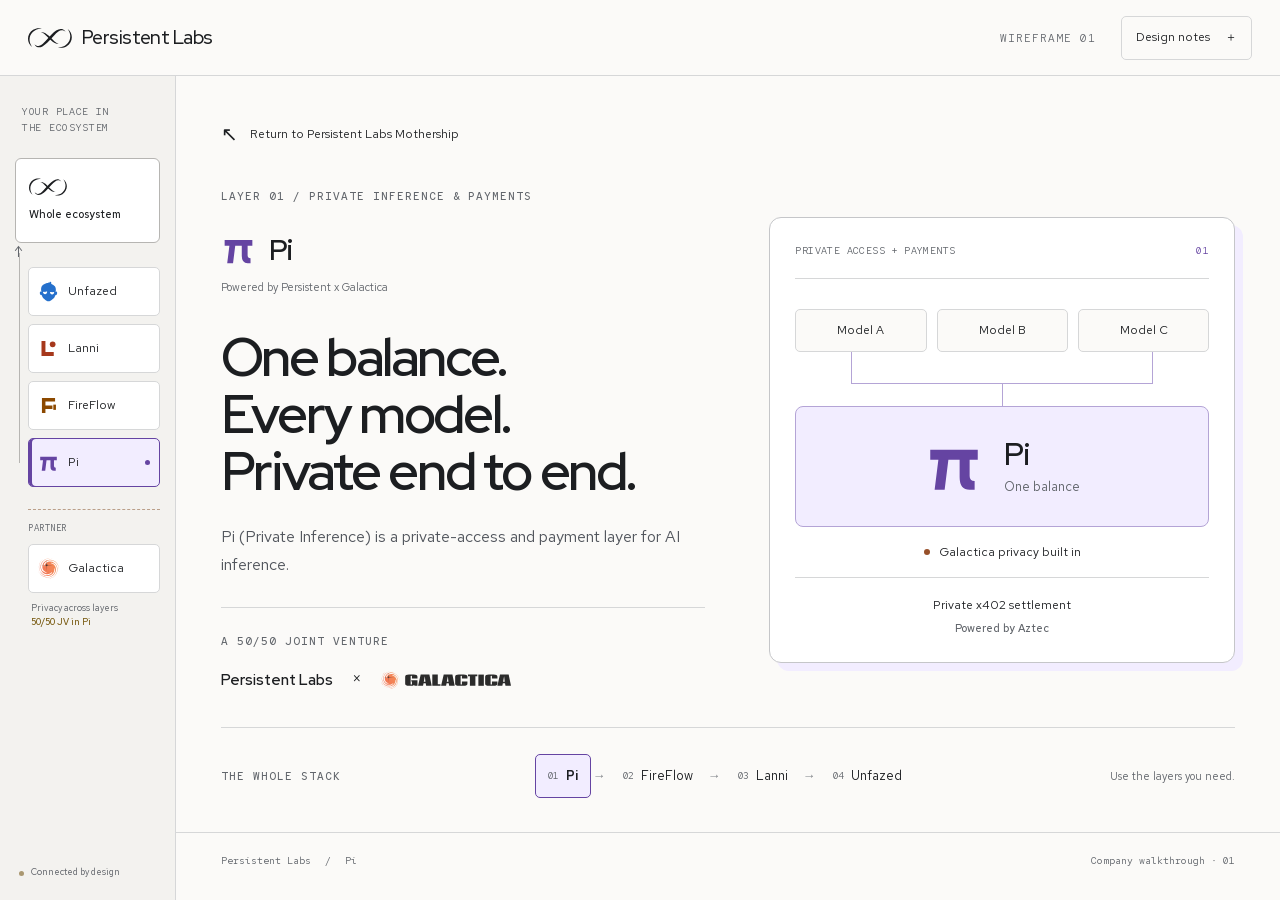
<file: v1/pi.html>
<!doctype html><html lang="en"><head><meta charset="utf-8"><meta name="viewport" content="width=device-width, initial-scale=1"><meta name="robots" content="noindex,nofollow"><meta name="color-scheme" content="light"><title>Pi · Persistent Labs wireframe</title><link rel="stylesheet" href="styles.css"><script src="app.js" defer></script></head>
    <body data-page="pi"><a class="skip-link" href="#main">Skip to content</a><header class="topbar"><a class="company-logo" href="index.html" aria-label="Persistent Labs home"><svg class="pl-mark" aria-hidden="true" focusable="false" xmlns="http://www.w3.org/2000/svg" viewBox="0 0 47 21"><g fill="currentColor"><path d="M4.39736 20.0548C-1.94875 15.1978 -1.28266 5.82736 5.46964 1.67684C7.69121 0.311941 10.3883 -0.250189 12.9525 0.103068C13.5801 0.187772 14.1971 0.321567 14.7929 0.514077C13.5637 0.550654 12.348 0.665198 11.1622 0.944338C5.41959 2.16197 1.02265 7.51087 1.75419 13.4594C2.0006 15.8254 3.0623 18.0807 4.39736 20.0548Z"/><path d="M6.89844 17.0713C8.09585 18.1677 9.59743 19.1658 11.2184 19.0407C13.516 18.8578 15.5268 16.9106 17.1217 15.3609C21.6274 11.0842 30.0478 -1.45781 37.0571 1.18921C38.3604 1.68974 39.4144 2.73892 40.1074 3.88436C39.4086 3.34629 38.6781 2.87753 37.9138 2.58106C35.9617 1.79466 34.0819 2.46171 32.4552 3.60137C30.7678 4.78819 29.349 6.25705 27.9042 7.80002C25.5565 10.3315 23.3311 13.0017 20.8256 15.4379C19.195 17.0078 17.4519 18.5306 15.4045 19.5682C11.948 21.3479 8.72344 20.6193 6.8994 17.0713H6.89844Z"/><path d="M13.8281 4.46155C16.8525 3.89076 19.742 6.03917 21.8962 7.90364C24.0543 9.79986 25.9832 12.0224 28.0777 13.91C29.4706 15.142 30.949 16.2624 32.8857 16.686C29.8296 17.2548 26.9853 15.1719 24.7945 13.2891C22.6287 11.3967 20.7036 9.16554 18.6187 7.2645C17.2115 5.99971 15.7359 4.87833 13.8281 4.46155Z"/><path d="M42.4229 0.945841C48.769 5.80288 48.1029 15.1733 41.3506 19.3238C39.13 20.6887 36.4329 21.2509 33.8677 20.8967C33.2402 20.812 32.6232 20.6782 32.0273 20.4857C33.2565 20.4491 34.4722 20.3345 35.6581 20.0554C41.4016 18.8387 45.7986 13.4898 45.067 7.54125C44.8206 5.17529 43.7589 2.92004 42.4239 0.945841H42.4229Z"/></g></svg>
<span>Persistent Labs</span></a><div class="review-controls"><span class="version">Wireframe 01</span><button class="notes-toggle" type="button" aria-pressed="false">Design notes <span aria-hidden="true">＋</span></button></div></header>
    <aside class="rail"><nav aria-label="Ecosystem map"><p class="rail-caption">Your place in<br>the ecosystem</p>
    <a class="map-home" href="index.html" aria-label="Persistent Labs — whole ecosystem" title="Whole ecosystem"><svg class="pl-mark" aria-hidden="true" focusable="false" xmlns="http://www.w3.org/2000/svg" viewBox="0 0 47 21"><g fill="currentColor"><path d="M4.39736 20.0548C-1.94875 15.1978 -1.28266 5.82736 5.46964 1.67684C7.69121 0.311941 10.3883 -0.250189 12.9525 0.103068C13.5801 0.187772 14.1971 0.321567 14.7929 0.514077C13.5637 0.550654 12.348 0.665198 11.1622 0.944338C5.41959 2.16197 1.02265 7.51087 1.75419 13.4594C2.0006 15.8254 3.0623 18.0807 4.39736 20.0548Z"/><path d="M6.89844 17.0713C8.09585 18.1677 9.59743 19.1658 11.2184 19.0407C13.516 18.8578 15.5268 16.9106 17.1217 15.3609C21.6274 11.0842 30.0478 -1.45781 37.0571 1.18921C38.3604 1.68974 39.4144 2.73892 40.1074 3.88436C39.4086 3.34629 38.6781 2.87753 37.9138 2.58106C35.9617 1.79466 34.0819 2.46171 32.4552 3.60137C30.7678 4.78819 29.349 6.25705 27.9042 7.80002C25.5565 10.3315 23.3311 13.0017 20.8256 15.4379C19.195 17.0078 17.4519 18.5306 15.4045 19.5682C11.948 21.3479 8.72344 20.6193 6.8994 17.0713H6.89844Z"/><path d="M13.8281 4.46155C16.8525 3.89076 19.742 6.03917 21.8962 7.90364C24.0543 9.79986 25.9832 12.0224 28.0777 13.91C29.4706 15.142 30.949 16.2624 32.8857 16.686C29.8296 17.2548 26.9853 15.1719 24.7945 13.2891C22.6287 11.3967 20.7036 9.16554 18.6187 7.2645C17.2115 5.99971 15.7359 4.87833 13.8281 4.46155Z"/><path d="M42.4229 0.945841C48.769 5.80288 48.1029 15.1733 41.3506 19.3238C39.13 20.6887 36.4329 21.2509 33.8677 20.8967C33.2402 20.812 32.6232 20.6782 32.0273 20.4857C33.2565 20.4491 34.4722 20.3345 35.6581 20.0554C41.4016 18.8387 45.7986 13.4898 45.067 7.54125C44.8206 5.17529 43.7589 2.92004 42.4239 0.945841H42.4229Z"/></g></svg>
<span>Whole ecosystem</span></a>
    <div class="mini-stack"><div class="mini-axis" aria-hidden="true">↑</div><a class="map-node unfazed" href="unfazed.html" aria-label="Unfazed — Agent deployment solution" title="Unfazed — Agent deployment solution"><svg class="mark" aria-hidden="true" focusable="false" xmlns="http://www.w3.org/2000/svg" viewBox="0 0 1024 1024">
  
  <g transform="matrix(13.381 0 0 13.381 3.82495 24.9614)">
    <path class="mark" d="M51.151 47.186c-4.211 0-7.624-3.413-7.624-7.624 0-.591.074-1.165.201-1.717 2.017.124 4.029.265 6.034.435-.019.091-.029.185-.029.282 0 .783.635 1.417 1.417 1.417.783 0 1.418-.634 1.418-1.417 0-.008-.002-.016-.003-.024 2.071.198 4.135.417 6.191.663.006.12.018.239.018.361 0 4.211-3.413 7.624-7.623 7.624ZM25.454 46.013c-4.211 0-7.624-3.413-7.624-7.624 0-.041.006-.081.006-.121 1.992-.321 3.991-.623 5.999-.901 0 .008-.002.014-.002.022 0 .783.634 1.417 1.417 1.417s1.417-.634 1.417-1.417c0-.136-.025-.265-.061-.389 2.049-.262 4.106-.501 6.17-.719.192.67.301 1.376.301 2.108 0 4.211-3.413 7.624-7.623 7.624ZM66.95 36.039c-1.069-.15-2.16.685-3.006 2.119l.727-7.239c.467-4.654-1.146-10.792-3.585-13.64-2.44-2.848-7.947-6.699-12.239-8.558l-1.725-.748c.767-.785 1.219-1.745 1.219-2.786 0-2.646-2.2-4.386-5.902-4.386 3.18 3.18-7.108 3.566-12.417 5.525-6.772 2.499-10.095 3.588-14.46 7.953s-4.97 11.977-4.405 16.62l.891 7.326c-.851-1.473-1.959-2.339-3.044-2.186-1.902.267-3.013 3.557-2.48 7.348.532 3.79 3.498 6.507 5.401 6.24.661-.093 1.103-.541 1.381-1.237.763 4.487 3.27 9.821 5.802 12.212 2.696 2.546 8.01 6.78 11.809 9.409 3.799 2.63 10.084 2.647 13.967.039l.116-.078c3.883-2.609 9.331-6.825 12.107-9.37 2.534-2.323 4.96-7.428 5.721-11.84.278.48.668.79 1.202.865 1.903.267 4.868-2.45 5.401-6.24.533-3.791-.578-7.081-2.481-7.348Z"/>
  </g>
</svg>
<span>Unfazed</span><i aria-hidden="true"></i></a><a class="map-node lanni" href="lanni.html" aria-label="Lanni — Deployable agent layer" title="Lanni — Deployable agent layer"><svg class="mark" aria-hidden="true" focusable="false" xmlns="http://www.w3.org/2000/svg" viewBox="0 0 96 96" fill="currentColor"><path d="M16 14h18v50h38v18H16z"/><circle cx="67" cy="29" r="13"/></svg>
<span>Lanni</span><i aria-hidden="true"></i></a><a class="map-node fireflow" href="fireflow.html" aria-label="FireFlow — Full orchestration stack" title="FireFlow — Full orchestration stack"><svg class="mark" aria-hidden="true" focusable="false" xmlns="http://www.w3.org/2000/svg" viewBox="0 0 96 96" fill="currentColor"><path d="M18 14h60v16H34v18h32v16H34v18H18z"/><path d="M70 44h12v24H70z"/></svg>
<span>FireFlow</span><i aria-hidden="true"></i></a><a class="map-node pi" href="pi.html" aria-label="Pi — Private inference & payments" title="Pi — Private inference & payments" aria-current="page"><svg class="mark" aria-hidden="true" focusable="false" xmlns="http://www.w3.org/2000/svg" viewBox="0 0 96 96" fill="currentColor"><path d="M10 22h76v16H73v26q0 8 8 8v14h-8q-16 0-16-20V38H39l-6 48H17l6-48H10z"/></svg>
<span>Pi</span><i aria-hidden="true"></i></a></div>
    <div class="mini-partner"><span class="partner-kicker">Partner</span><a class="map-node galactica" href="galactica.html" title="Galactica — partner company" aria-label="Galactica — partner company"><svg class="mark" aria-hidden="true" focusable="false" xmlns="http://www.w3.org/2000/svg" viewBox="0 0 38 38"><path fill-rule="evenodd" clip-rule="evenodd" d="M26.1368 1.10778C26.043 1.06552 25.9531 1.00792 25.8548 0.983276C22.2237 0.0735893 18.6368 0.217564 15.1221 1.50703C13.7549 2.00857 12.4683 2.68015 11.2719 3.53172C10.2365 4.26878 9.28834 5.09329 8.45416 6.03537C5.64264 9.21055 4.30455 12.9064 4.5523 17.1438C4.71825 19.9817 5.66245 22.5481 7.46048 24.7506C9.55551 27.3169 12.2515 28.9125 15.6178 29.2337C17.835 29.4453 19.951 29.0757 21.8931 27.9442C22.7286 27.4574 23.4832 26.8622 24.1531 26.1632C24.3584 25.9488 24.5754 25.7386 24.8172 25.5687C24.9212 25.4955 25.1388 25.4708 25.2375 25.5315C25.3347 25.5913 25.4163 25.8069 25.3835 25.9196C25.275 26.2928 25.1633 26.682 24.96 27.0081C24.3554 27.978 23.5773 28.7945 22.6121 29.4304C18.914 31.8668 15.0148 31.9004 11.0311 30.2946C8.92708 29.4465 7.18259 28.071 5.71107 26.3366C3.1878 23.3626 2.04821 19.8977 1.97243 16.0727C1.92862 13.8605 2.41191 11.7147 3.22748 9.65603C3.89398 7.97368 4.77312 6.40258 5.95778 5.01777C6.48029 4.40701 7.04359 3.83047 7.58783 3.23785C7.69085 3.12569 7.7912 3.01118 7.89283 2.8977C7.87684 2.87852 7.86085 2.85928 7.84486 2.84004C7.70505 2.95317 7.55266 3.05413 7.42745 3.18134C6.28636 4.34062 5.22268 5.55704 4.36197 6.94667C2.86008 9.37135 1.9467 11.9827 1.70694 14.8187C1.50368 17.2223 1.74362 19.5822 2.54112 21.8667C3.22592 23.8285 4.21323 25.6379 5.60845 27.1943C8.93606 30.9064 13.0805 32.7565 18.1253 32.4062C20.7226 32.2259 23.0939 31.3529 25.1208 29.718C28.2266 27.2128 29.7823 23.9826 29.559 19.9718C29.5404 19.6376 29.5054 19.3011 29.5288 18.9691C29.5388 18.8264 29.6577 18.6031 29.7648 18.5786C29.8862 18.5509 30.101 18.6685 30.1864 18.7863C30.5694 19.3142 30.6887 19.9454 30.7792 20.5691C31.1403 23.0554 30.6408 25.3799 29.4034 27.5625C28.2218 29.6466 26.5939 31.3053 24.5219 32.5134C20.774 34.6988 16.7677 35.1198 12.5861 34.0935C9.9721 33.4519 7.66709 32.201 5.6329 30.4583C3.50925 28.6389 1.8993 26.4445 0.788055 23.8909C0.528769 23.2951 0.284374 22.6929 0 22.1005C0.11733 22.4817 0.213628 22.8707 0.355236 23.2428C1.76204 26.939 4.05986 29.9555 7.3753 32.1728C10.3021 34.1301 13.5409 35.1651 17.0754 35.1584C20.83 35.1513 24.2202 34.0187 27.1523 31.6628C30.0681 29.3199 31.8267 26.293 32.3663 22.6122C32.7784 19.8015 32.2553 17.1227 30.8166 14.671C29.5967 12.5921 27.8657 11.0233 25.5913 10.1007C25.065 9.88724 24.5236 9.71047 23.9895 9.5159C23.8447 9.46312 23.6797 9.43441 23.5628 9.34488C23.4459 9.2554 23.2902 9.08679 23.3104 8.98318C23.3355 8.85414 23.5064 8.69609 23.6445 8.65796C23.8905 8.59008 24.1602 8.57612 24.4182 8.58623C26.0184 8.64882 27.4476 9.22037 28.7719 10.0745C31.6422 11.9258 33.3951 14.5577 34.1816 17.8293C34.9747 21.1282 34.6029 24.3353 33.2384 27.428C32.1088 29.9882 30.3703 32.0952 28.1599 33.8075C26.7315 34.9141 25.1472 35.7615 23.4417 36.3994C21.8469 36.9958 20.2095 37.355 18.5184 37.5061C18.3941 37.5173 18.271 37.5412 18.1475 37.5896C18.3957 37.5896 18.6463 37.6122 18.8916 37.586C20.7709 37.3851 22.6182 37.0296 24.3653 36.2942C26.5061 35.3931 28.4438 34.1855 30.111 32.5502C31.3715 31.3138 32.4514 29.9565 33.2814 28.407C35.0035 25.1919 35.6311 21.7817 35.0341 18.1818C34.4019 14.3699 32.5723 11.2347 29.4348 8.91806C26.9687 7.09719 24.1793 6.20513 21.0827 6.38196C19.1229 6.49389 17.2953 7.08008 15.6676 8.1489C13.5454 9.54255 12.1099 11.4616 11.5199 13.9541C11.4585 14.2137 11.3893 14.4797 11.2668 14.7134C11.1984 14.8439 11.0135 14.9882 10.8792 14.9901C10.7463 14.992 10.5236 14.845 10.4922 14.7244C10.3827 14.3043 10.2828 13.8678 10.2811 13.437C10.2763 12.2618 10.6685 11.1768 11.2061 10.1504C12.5859 7.51597 14.7654 5.79905 17.5548 4.8023C21.5608 3.3708 25.4083 3.88629 29.1131 5.79405C31.1889 6.86299 32.9026 8.3746 34.322 10.2244C36.1211 12.5689 37.2246 15.1963 37.6653 18.1004C37.7901 18.9224 37.8634 19.7521 37.9675 20.6404C38.0626 19.5526 37.9352 18.5375 37.767 17.531C37.2847 14.6461 36.1638 12.0204 34.3692 9.69933C32.8773 7.76958 31.0475 6.22432 28.8575 5.09565C26.395 3.82651 23.7808 3.18536 21.0196 3.29792C17.8269 3.42806 14.8797 4.40086 12.4406 6.48045C8.7817 9.60004 7.14528 13.5379 8.13885 18.3243C8.72637 21.1544 10.3575 23.3046 12.9495 24.6738C13.539 24.9852 14.2073 25.1506 14.8408 25.3793C15.0671 25.461 15.3173 25.4988 15.5195 25.6182C15.6551 25.6983 15.8052 25.8882 15.8028 26.0265C15.8004 26.1667 15.6419 26.3922 15.5109 26.4263C15.0871 26.5364 14.6407 26.6514 14.2101 26.6293C12.3607 26.5341 10.7657 25.8106 9.35723 24.6285C7.24412 22.8551 6.05778 20.5751 5.54819 17.915C4.94885 14.7864 5.53226 11.8283 6.99388 9.04509C8.28515 6.58629 10.1691 4.64614 12.5524 3.16945C15.5257 1.32722 18.7656 0.503567 22.2475 0.576443C23.5613 0.603954 24.862 0.793991 26.1411 1.10618L26.1368 1.10778Z" fill="url(#paint0_linear_3870_67784)"></path><path d="M16 1.82324L16.1885 10.5238C16.2153 11.7637 17.2141 12.7625 18.454 12.7893L27.1546 12.9778L18.454 13.1663C17.2141 13.1931 16.2153 14.1919 16.1885 15.4318L16 24.1324L15.8115 15.4318C15.7847 14.1919 14.7859 13.1931 13.546 13.1663L4.84544 12.9778L13.546 12.7893C14.7859 12.7625 15.7847 11.7637 15.8115 10.5238L16 1.82324Z" fill="#2B2B2B"></path><defs><linearGradient id="paint0_linear_3870_67784" x1="13.9297" y1="71.2942" x2="60.3332" y2="57.0672" gradientUnits="userSpaceOnUse"><stop stop-color="#F26F56"></stop><stop offset="1" stop-color="#F49756"></stop></linearGradient></defs></svg><span>Galactica</span><i aria-hidden="true"></i></a><small>Privacy across layers<br><b>50/50 JV in Pi</b></small></div>
    </nav><div class="rail-bottom"><span class="rail-dot"></span><span>Connected by design</span></div></aside><div class="page-shell"><main id="main" tabindex="-1"><a href="index.html" class="return-link"><span aria-hidden="true">↖</span> Return to Persistent Labs Mothership</a><section class="product-hero pi"><div class="product-copy"><p class="eyebrow">Layer 01 / Private inference &amp; payments</p><div class="product-lockup"><svg class="mark" aria-hidden="true" focusable="false" xmlns="http://www.w3.org/2000/svg" viewBox="0 0 96 96" fill="currentColor"><path d="M10 22h76v16H73v26q0 8 8 8v14h-8q-16 0-16-20V38H39l-6 48H17l6-48H10z"/></svg>
<span>Pi</span></div><p class="endorsement">Powered by Persistent x Galactica</p><h1>One balance.<br>Every model.<br>Private end to end.</h1><p class="product-description">Pi (Private Inference) is a private-access and payment layer for AI inference.</p><div class="jv-detail"><span class="eyebrow">A 50/50 joint venture</span><div><b>Persistent Labs</b><span>×</span><img class="gal-mark" src="assets/galactica-original.svg" alt="Galactica"></div></div></div><div class="product-art"><div class="visual-board"><div class="visual-label"><span>Private access + payments</span><span>01</span></div><div class="pi-models"><span>Model A</span><span>Model B</span><span>Model C</span></div><div class="branch-line" aria-hidden="true"></div><div class="pi-core"><svg class="mark" aria-hidden="true" focusable="false" xmlns="http://www.w3.org/2000/svg" viewBox="0 0 96 96" fill="currentColor"><path d="M10 22h76v16H73v26q0 8 8 8v14h-8q-16 0-16-20V38H39l-6 48H17l6-48H10z"/></svg>
<div><strong>Pi</strong><span>One balance</span></div></div><div class="private-band"><span class="small-dot"></span>Galactica privacy built in</div><div class="pi-settlement"><span>Private x402 settlement</span><strong>Powered by Aztec</strong></div></div></div></section><section class="context-strip" aria-label="Place in the stack"><span class="eyebrow">The whole stack</span><div class="context-layers"><a href="pi.html" class="context-layer pi" aria-current="page"><small>01</small>Pi</a><a href="fireflow.html" class="context-layer fireflow"><small>02</small>FireFlow</a><a href="lanni.html" class="context-layer lanni"><small>03</small>Lanni</a><a href="unfazed.html" class="context-layer unfazed"><small>04</small>Unfazed</a></div><p>Use the layers you need.</p></section><aside class="review-notes" hidden><span class="eyebrow">Design note</span><p>The core brief is authoritative: Pi is a 50/50 Persistent Labs × Galactica joint venture with Galactica privacy inherent, including private x402 settlement powered by Aztec. The bold π and lavender treatment come from the design bible. This is a positioning wireframe, not a capability audit.</p></aside></main><footer class="page-footer"><span>Persistent Labs <span class="footer-divider">/</span> Pi</span><span>Company walkthrough · 01</span></footer></div></body></html>
</file>
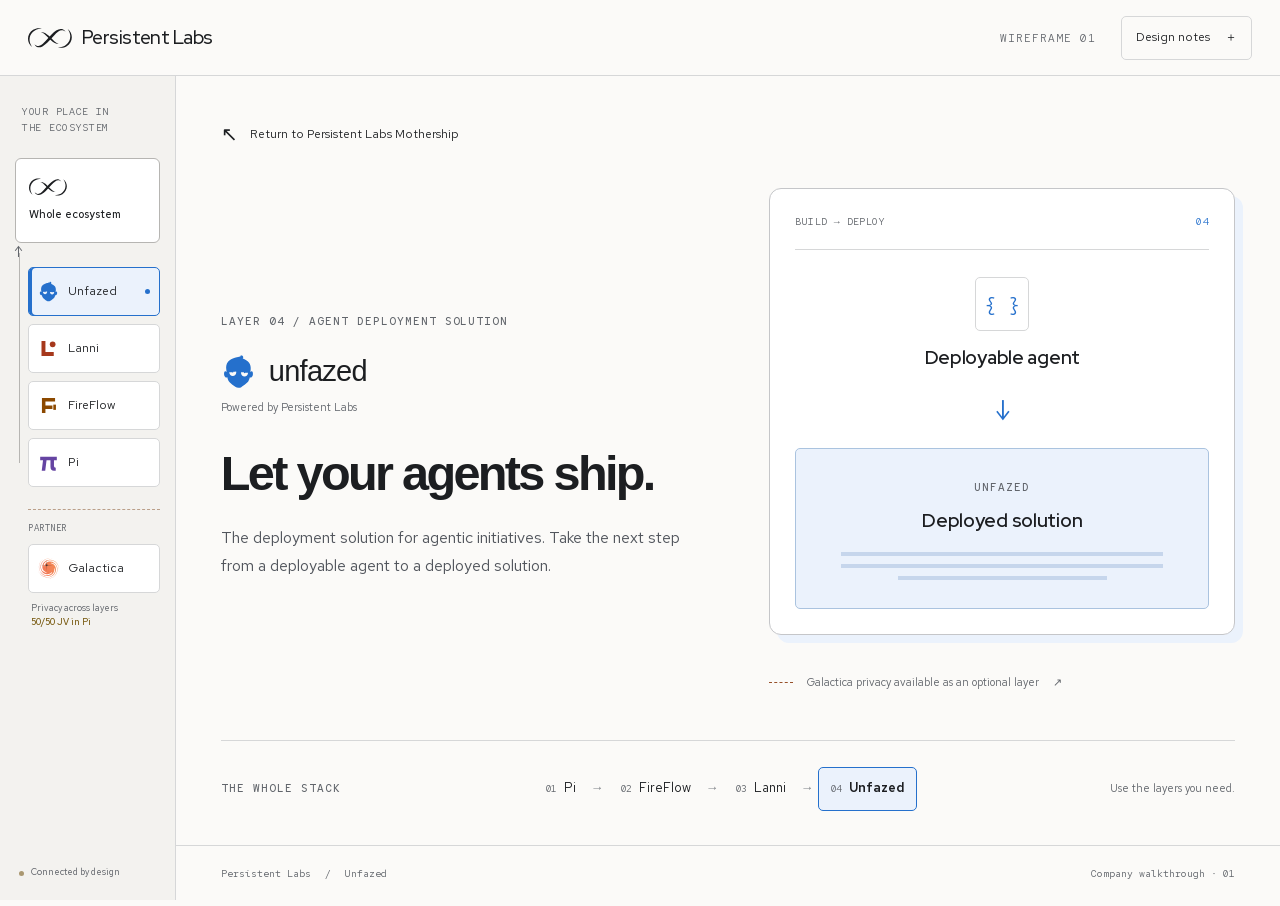
<file: v1/unfazed.html>
<!doctype html><html lang="en"><head><meta charset="utf-8"><meta name="viewport" content="width=device-width, initial-scale=1"><meta name="robots" content="noindex,nofollow"><meta name="color-scheme" content="light"><title>Unfazed · Persistent Labs wireframe</title><link rel="stylesheet" href="styles.css"><script src="app.js" defer></script></head>
    <body data-page="unfazed"><a class="skip-link" href="#main">Skip to content</a><header class="topbar"><a class="company-logo" href="index.html" aria-label="Persistent Labs home"><svg class="pl-mark" aria-hidden="true" focusable="false" xmlns="http://www.w3.org/2000/svg" viewBox="0 0 47 21"><g fill="currentColor"><path d="M4.39736 20.0548C-1.94875 15.1978 -1.28266 5.82736 5.46964 1.67684C7.69121 0.311941 10.3883 -0.250189 12.9525 0.103068C13.5801 0.187772 14.1971 0.321567 14.7929 0.514077C13.5637 0.550654 12.348 0.665198 11.1622 0.944338C5.41959 2.16197 1.02265 7.51087 1.75419 13.4594C2.0006 15.8254 3.0623 18.0807 4.39736 20.0548Z"/><path d="M6.89844 17.0713C8.09585 18.1677 9.59743 19.1658 11.2184 19.0407C13.516 18.8578 15.5268 16.9106 17.1217 15.3609C21.6274 11.0842 30.0478 -1.45781 37.0571 1.18921C38.3604 1.68974 39.4144 2.73892 40.1074 3.88436C39.4086 3.34629 38.6781 2.87753 37.9138 2.58106C35.9617 1.79466 34.0819 2.46171 32.4552 3.60137C30.7678 4.78819 29.349 6.25705 27.9042 7.80002C25.5565 10.3315 23.3311 13.0017 20.8256 15.4379C19.195 17.0078 17.4519 18.5306 15.4045 19.5682C11.948 21.3479 8.72344 20.6193 6.8994 17.0713H6.89844Z"/><path d="M13.8281 4.46155C16.8525 3.89076 19.742 6.03917 21.8962 7.90364C24.0543 9.79986 25.9832 12.0224 28.0777 13.91C29.4706 15.142 30.949 16.2624 32.8857 16.686C29.8296 17.2548 26.9853 15.1719 24.7945 13.2891C22.6287 11.3967 20.7036 9.16554 18.6187 7.2645C17.2115 5.99971 15.7359 4.87833 13.8281 4.46155Z"/><path d="M42.4229 0.945841C48.769 5.80288 48.1029 15.1733 41.3506 19.3238C39.13 20.6887 36.4329 21.2509 33.8677 20.8967C33.2402 20.812 32.6232 20.6782 32.0273 20.4857C33.2565 20.4491 34.4722 20.3345 35.6581 20.0554C41.4016 18.8387 45.7986 13.4898 45.067 7.54125C44.8206 5.17529 43.7589 2.92004 42.4239 0.945841H42.4229Z"/></g></svg>
<span>Persistent Labs</span></a><div class="review-controls"><span class="version">Wireframe 01</span><button class="notes-toggle" type="button" aria-pressed="false">Design notes <span aria-hidden="true">＋</span></button></div></header>
    <aside class="rail"><nav aria-label="Ecosystem map"><p class="rail-caption">Your place in<br>the ecosystem</p>
    <a class="map-home" href="index.html" aria-label="Persistent Labs — whole ecosystem" title="Whole ecosystem"><svg class="pl-mark" aria-hidden="true" focusable="false" xmlns="http://www.w3.org/2000/svg" viewBox="0 0 47 21"><g fill="currentColor"><path d="M4.39736 20.0548C-1.94875 15.1978 -1.28266 5.82736 5.46964 1.67684C7.69121 0.311941 10.3883 -0.250189 12.9525 0.103068C13.5801 0.187772 14.1971 0.321567 14.7929 0.514077C13.5637 0.550654 12.348 0.665198 11.1622 0.944338C5.41959 2.16197 1.02265 7.51087 1.75419 13.4594C2.0006 15.8254 3.0623 18.0807 4.39736 20.0548Z"/><path d="M6.89844 17.0713C8.09585 18.1677 9.59743 19.1658 11.2184 19.0407C13.516 18.8578 15.5268 16.9106 17.1217 15.3609C21.6274 11.0842 30.0478 -1.45781 37.0571 1.18921C38.3604 1.68974 39.4144 2.73892 40.1074 3.88436C39.4086 3.34629 38.6781 2.87753 37.9138 2.58106C35.9617 1.79466 34.0819 2.46171 32.4552 3.60137C30.7678 4.78819 29.349 6.25705 27.9042 7.80002C25.5565 10.3315 23.3311 13.0017 20.8256 15.4379C19.195 17.0078 17.4519 18.5306 15.4045 19.5682C11.948 21.3479 8.72344 20.6193 6.8994 17.0713H6.89844Z"/><path d="M13.8281 4.46155C16.8525 3.89076 19.742 6.03917 21.8962 7.90364C24.0543 9.79986 25.9832 12.0224 28.0777 13.91C29.4706 15.142 30.949 16.2624 32.8857 16.686C29.8296 17.2548 26.9853 15.1719 24.7945 13.2891C22.6287 11.3967 20.7036 9.16554 18.6187 7.2645C17.2115 5.99971 15.7359 4.87833 13.8281 4.46155Z"/><path d="M42.4229 0.945841C48.769 5.80288 48.1029 15.1733 41.3506 19.3238C39.13 20.6887 36.4329 21.2509 33.8677 20.8967C33.2402 20.812 32.6232 20.6782 32.0273 20.4857C33.2565 20.4491 34.4722 20.3345 35.6581 20.0554C41.4016 18.8387 45.7986 13.4898 45.067 7.54125C44.8206 5.17529 43.7589 2.92004 42.4239 0.945841H42.4229Z"/></g></svg>
<span>Whole ecosystem</span></a>
    <div class="mini-stack"><div class="mini-axis" aria-hidden="true">↑</div><a class="map-node unfazed" href="unfazed.html" aria-label="Unfazed — Agent deployment solution" title="Unfazed — Agent deployment solution" aria-current="page"><svg class="mark" aria-hidden="true" focusable="false" xmlns="http://www.w3.org/2000/svg" viewBox="0 0 1024 1024">
  
  <g transform="matrix(13.381 0 0 13.381 3.82495 24.9614)">
    <path class="mark" d="M51.151 47.186c-4.211 0-7.624-3.413-7.624-7.624 0-.591.074-1.165.201-1.717 2.017.124 4.029.265 6.034.435-.019.091-.029.185-.029.282 0 .783.635 1.417 1.417 1.417.783 0 1.418-.634 1.418-1.417 0-.008-.002-.016-.003-.024 2.071.198 4.135.417 6.191.663.006.12.018.239.018.361 0 4.211-3.413 7.624-7.623 7.624ZM25.454 46.013c-4.211 0-7.624-3.413-7.624-7.624 0-.041.006-.081.006-.121 1.992-.321 3.991-.623 5.999-.901 0 .008-.002.014-.002.022 0 .783.634 1.417 1.417 1.417s1.417-.634 1.417-1.417c0-.136-.025-.265-.061-.389 2.049-.262 4.106-.501 6.17-.719.192.67.301 1.376.301 2.108 0 4.211-3.413 7.624-7.623 7.624ZM66.95 36.039c-1.069-.15-2.16.685-3.006 2.119l.727-7.239c.467-4.654-1.146-10.792-3.585-13.64-2.44-2.848-7.947-6.699-12.239-8.558l-1.725-.748c.767-.785 1.219-1.745 1.219-2.786 0-2.646-2.2-4.386-5.902-4.386 3.18 3.18-7.108 3.566-12.417 5.525-6.772 2.499-10.095 3.588-14.46 7.953s-4.97 11.977-4.405 16.62l.891 7.326c-.851-1.473-1.959-2.339-3.044-2.186-1.902.267-3.013 3.557-2.48 7.348.532 3.79 3.498 6.507 5.401 6.24.661-.093 1.103-.541 1.381-1.237.763 4.487 3.27 9.821 5.802 12.212 2.696 2.546 8.01 6.78 11.809 9.409 3.799 2.63 10.084 2.647 13.967.039l.116-.078c3.883-2.609 9.331-6.825 12.107-9.37 2.534-2.323 4.96-7.428 5.721-11.84.278.48.668.79 1.202.865 1.903.267 4.868-2.45 5.401-6.24.533-3.791-.578-7.081-2.481-7.348Z"/>
  </g>
</svg>
<span>Unfazed</span><i aria-hidden="true"></i></a><a class="map-node lanni" href="lanni.html" aria-label="Lanni — Deployable agent layer" title="Lanni — Deployable agent layer"><svg class="mark" aria-hidden="true" focusable="false" xmlns="http://www.w3.org/2000/svg" viewBox="0 0 96 96" fill="currentColor"><path d="M16 14h18v50h38v18H16z"/><circle cx="67" cy="29" r="13"/></svg>
<span>Lanni</span><i aria-hidden="true"></i></a><a class="map-node fireflow" href="fireflow.html" aria-label="FireFlow — Full orchestration stack" title="FireFlow — Full orchestration stack"><svg class="mark" aria-hidden="true" focusable="false" xmlns="http://www.w3.org/2000/svg" viewBox="0 0 96 96" fill="currentColor"><path d="M18 14h60v16H34v18h32v16H34v18H18z"/><path d="M70 44h12v24H70z"/></svg>
<span>FireFlow</span><i aria-hidden="true"></i></a><a class="map-node pi" href="pi.html" aria-label="Pi — Private inference & payments" title="Pi — Private inference & payments"><svg class="mark" aria-hidden="true" focusable="false" xmlns="http://www.w3.org/2000/svg" viewBox="0 0 96 96" fill="currentColor"><path d="M10 22h76v16H73v26q0 8 8 8v14h-8q-16 0-16-20V38H39l-6 48H17l6-48H10z"/></svg>
<span>Pi</span><i aria-hidden="true"></i></a></div>
    <div class="mini-partner"><span class="partner-kicker">Partner</span><a class="map-node galactica" href="galactica.html" title="Galactica — partner company" aria-label="Galactica — partner company"><svg class="mark" aria-hidden="true" focusable="false" xmlns="http://www.w3.org/2000/svg" viewBox="0 0 38 38"><path fill-rule="evenodd" clip-rule="evenodd" d="M26.1368 1.10778C26.043 1.06552 25.9531 1.00792 25.8548 0.983276C22.2237 0.0735893 18.6368 0.217564 15.1221 1.50703C13.7549 2.00857 12.4683 2.68015 11.2719 3.53172C10.2365 4.26878 9.28834 5.09329 8.45416 6.03537C5.64264 9.21055 4.30455 12.9064 4.5523 17.1438C4.71825 19.9817 5.66245 22.5481 7.46048 24.7506C9.55551 27.3169 12.2515 28.9125 15.6178 29.2337C17.835 29.4453 19.951 29.0757 21.8931 27.9442C22.7286 27.4574 23.4832 26.8622 24.1531 26.1632C24.3584 25.9488 24.5754 25.7386 24.8172 25.5687C24.9212 25.4955 25.1388 25.4708 25.2375 25.5315C25.3347 25.5913 25.4163 25.8069 25.3835 25.9196C25.275 26.2928 25.1633 26.682 24.96 27.0081C24.3554 27.978 23.5773 28.7945 22.6121 29.4304C18.914 31.8668 15.0148 31.9004 11.0311 30.2946C8.92708 29.4465 7.18259 28.071 5.71107 26.3366C3.1878 23.3626 2.04821 19.8977 1.97243 16.0727C1.92862 13.8605 2.41191 11.7147 3.22748 9.65603C3.89398 7.97368 4.77312 6.40258 5.95778 5.01777C6.48029 4.40701 7.04359 3.83047 7.58783 3.23785C7.69085 3.12569 7.7912 3.01118 7.89283 2.8977C7.87684 2.87852 7.86085 2.85928 7.84486 2.84004C7.70505 2.95317 7.55266 3.05413 7.42745 3.18134C6.28636 4.34062 5.22268 5.55704 4.36197 6.94667C2.86008 9.37135 1.9467 11.9827 1.70694 14.8187C1.50368 17.2223 1.74362 19.5822 2.54112 21.8667C3.22592 23.8285 4.21323 25.6379 5.60845 27.1943C8.93606 30.9064 13.0805 32.7565 18.1253 32.4062C20.7226 32.2259 23.0939 31.3529 25.1208 29.718C28.2266 27.2128 29.7823 23.9826 29.559 19.9718C29.5404 19.6376 29.5054 19.3011 29.5288 18.9691C29.5388 18.8264 29.6577 18.6031 29.7648 18.5786C29.8862 18.5509 30.101 18.6685 30.1864 18.7863C30.5694 19.3142 30.6887 19.9454 30.7792 20.5691C31.1403 23.0554 30.6408 25.3799 29.4034 27.5625C28.2218 29.6466 26.5939 31.3053 24.5219 32.5134C20.774 34.6988 16.7677 35.1198 12.5861 34.0935C9.9721 33.4519 7.66709 32.201 5.6329 30.4583C3.50925 28.6389 1.8993 26.4445 0.788055 23.8909C0.528769 23.2951 0.284374 22.6929 0 22.1005C0.11733 22.4817 0.213628 22.8707 0.355236 23.2428C1.76204 26.939 4.05986 29.9555 7.3753 32.1728C10.3021 34.1301 13.5409 35.1651 17.0754 35.1584C20.83 35.1513 24.2202 34.0187 27.1523 31.6628C30.0681 29.3199 31.8267 26.293 32.3663 22.6122C32.7784 19.8015 32.2553 17.1227 30.8166 14.671C29.5967 12.5921 27.8657 11.0233 25.5913 10.1007C25.065 9.88724 24.5236 9.71047 23.9895 9.5159C23.8447 9.46312 23.6797 9.43441 23.5628 9.34488C23.4459 9.2554 23.2902 9.08679 23.3104 8.98318C23.3355 8.85414 23.5064 8.69609 23.6445 8.65796C23.8905 8.59008 24.1602 8.57612 24.4182 8.58623C26.0184 8.64882 27.4476 9.22037 28.7719 10.0745C31.6422 11.9258 33.3951 14.5577 34.1816 17.8293C34.9747 21.1282 34.6029 24.3353 33.2384 27.428C32.1088 29.9882 30.3703 32.0952 28.1599 33.8075C26.7315 34.9141 25.1472 35.7615 23.4417 36.3994C21.8469 36.9958 20.2095 37.355 18.5184 37.5061C18.3941 37.5173 18.271 37.5412 18.1475 37.5896C18.3957 37.5896 18.6463 37.6122 18.8916 37.586C20.7709 37.3851 22.6182 37.0296 24.3653 36.2942C26.5061 35.3931 28.4438 34.1855 30.111 32.5502C31.3715 31.3138 32.4514 29.9565 33.2814 28.407C35.0035 25.1919 35.6311 21.7817 35.0341 18.1818C34.4019 14.3699 32.5723 11.2347 29.4348 8.91806C26.9687 7.09719 24.1793 6.20513 21.0827 6.38196C19.1229 6.49389 17.2953 7.08008 15.6676 8.1489C13.5454 9.54255 12.1099 11.4616 11.5199 13.9541C11.4585 14.2137 11.3893 14.4797 11.2668 14.7134C11.1984 14.8439 11.0135 14.9882 10.8792 14.9901C10.7463 14.992 10.5236 14.845 10.4922 14.7244C10.3827 14.3043 10.2828 13.8678 10.2811 13.437C10.2763 12.2618 10.6685 11.1768 11.2061 10.1504C12.5859 7.51597 14.7654 5.79905 17.5548 4.8023C21.5608 3.3708 25.4083 3.88629 29.1131 5.79405C31.1889 6.86299 32.9026 8.3746 34.322 10.2244C36.1211 12.5689 37.2246 15.1963 37.6653 18.1004C37.7901 18.9224 37.8634 19.7521 37.9675 20.6404C38.0626 19.5526 37.9352 18.5375 37.767 17.531C37.2847 14.6461 36.1638 12.0204 34.3692 9.69933C32.8773 7.76958 31.0475 6.22432 28.8575 5.09565C26.395 3.82651 23.7808 3.18536 21.0196 3.29792C17.8269 3.42806 14.8797 4.40086 12.4406 6.48045C8.7817 9.60004 7.14528 13.5379 8.13885 18.3243C8.72637 21.1544 10.3575 23.3046 12.9495 24.6738C13.539 24.9852 14.2073 25.1506 14.8408 25.3793C15.0671 25.461 15.3173 25.4988 15.5195 25.6182C15.6551 25.6983 15.8052 25.8882 15.8028 26.0265C15.8004 26.1667 15.6419 26.3922 15.5109 26.4263C15.0871 26.5364 14.6407 26.6514 14.2101 26.6293C12.3607 26.5341 10.7657 25.8106 9.35723 24.6285C7.24412 22.8551 6.05778 20.5751 5.54819 17.915C4.94885 14.7864 5.53226 11.8283 6.99388 9.04509C8.28515 6.58629 10.1691 4.64614 12.5524 3.16945C15.5257 1.32722 18.7656 0.503567 22.2475 0.576443C23.5613 0.603954 24.862 0.793991 26.1411 1.10618L26.1368 1.10778Z" fill="url(#paint0_linear_3870_67784)"></path><path d="M16 1.82324L16.1885 10.5238C16.2153 11.7637 17.2141 12.7625 18.454 12.7893L27.1546 12.9778L18.454 13.1663C17.2141 13.1931 16.2153 14.1919 16.1885 15.4318L16 24.1324L15.8115 15.4318C15.7847 14.1919 14.7859 13.1931 13.546 13.1663L4.84544 12.9778L13.546 12.7893C14.7859 12.7625 15.7847 11.7637 15.8115 10.5238L16 1.82324Z" fill="#2B2B2B"></path><defs><linearGradient id="paint0_linear_3870_67784" x1="13.9297" y1="71.2942" x2="60.3332" y2="57.0672" gradientUnits="userSpaceOnUse"><stop stop-color="#F26F56"></stop><stop offset="1" stop-color="#F49756"></stop></linearGradient></defs></svg><span>Galactica</span><i aria-hidden="true"></i></a><small>Privacy across layers<br><b>50/50 JV in Pi</b></small></div>
    </nav><div class="rail-bottom"><span class="rail-dot"></span><span>Connected by design</span></div></aside><div class="page-shell"><main id="main" tabindex="-1"><a href="index.html" class="return-link"><span aria-hidden="true">↖</span> Return to Persistent Labs Mothership</a><section class="product-hero unfazed"><div class="product-copy"><p class="eyebrow">Layer 04 / Agent deployment solution</p><div class="product-lockup"><svg class="mark" aria-hidden="true" focusable="false" xmlns="http://www.w3.org/2000/svg" viewBox="0 0 1024 1024">
  
  <g transform="matrix(13.381 0 0 13.381 3.82495 24.9614)">
    <path class="mark" d="M51.151 47.186c-4.211 0-7.624-3.413-7.624-7.624 0-.591.074-1.165.201-1.717 2.017.124 4.029.265 6.034.435-.019.091-.029.185-.029.282 0 .783.635 1.417 1.417 1.417.783 0 1.418-.634 1.418-1.417 0-.008-.002-.016-.003-.024 2.071.198 4.135.417 6.191.663.006.12.018.239.018.361 0 4.211-3.413 7.624-7.623 7.624ZM25.454 46.013c-4.211 0-7.624-3.413-7.624-7.624 0-.041.006-.081.006-.121 1.992-.321 3.991-.623 5.999-.901 0 .008-.002.014-.002.022 0 .783.634 1.417 1.417 1.417s1.417-.634 1.417-1.417c0-.136-.025-.265-.061-.389 2.049-.262 4.106-.501 6.17-.719.192.67.301 1.376.301 2.108 0 4.211-3.413 7.624-7.623 7.624ZM66.95 36.039c-1.069-.15-2.16.685-3.006 2.119l.727-7.239c.467-4.654-1.146-10.792-3.585-13.64-2.44-2.848-7.947-6.699-12.239-8.558l-1.725-.748c.767-.785 1.219-1.745 1.219-2.786 0-2.646-2.2-4.386-5.902-4.386 3.18 3.18-7.108 3.566-12.417 5.525-6.772 2.499-10.095 3.588-14.46 7.953s-4.97 11.977-4.405 16.62l.891 7.326c-.851-1.473-1.959-2.339-3.044-2.186-1.902.267-3.013 3.557-2.48 7.348.532 3.79 3.498 6.507 5.401 6.24.661-.093 1.103-.541 1.381-1.237.763 4.487 3.27 9.821 5.802 12.212 2.696 2.546 8.01 6.78 11.809 9.409 3.799 2.63 10.084 2.647 13.967.039l.116-.078c3.883-2.609 9.331-6.825 12.107-9.37 2.534-2.323 4.96-7.428 5.721-11.84.278.48.668.79 1.202.865 1.903.267 4.868-2.45 5.401-6.24.533-3.791-.578-7.081-2.481-7.348Z"/>
  </g>
</svg>
<span>Unfazed</span></div><p class="endorsement">Powered by Persistent Labs</p><h1>Let your agents ship.</h1><p class="product-description">The deployment solution for agentic initiatives. Take the next step from a deployable agent to a deployed solution.</p></div><div class="product-art"><div class="visual-board"><div class="visual-label"><span>Build → deploy</span><span>04</span></div><div class="deploy-wire"><div><span class="deployment-symbol" aria-hidden="true">{ }</span><h3>Deployable agent</h3></div><span class="deploy-arrow" aria-hidden="true">↓</span><div class="deploy-destination"><span class="eyebrow">Unfazed</span><h3>Deployed solution</h3><div class="destination-lines" aria-hidden="true"><i></i><i></i><i></i></div></div></div></div><a class="privacy-caption" href="galactica.html">Galactica privacy available as an optional layer <span aria-hidden="true">↗</span></a></div></section><section class="context-strip" aria-label="Place in the stack"><span class="eyebrow">The whole stack</span><div class="context-layers"><a href="pi.html" class="context-layer pi"><small>01</small>Pi</a><a href="fireflow.html" class="context-layer fireflow"><small>02</small>FireFlow</a><a href="lanni.html" class="context-layer lanni"><small>03</small>Lanni</a><a href="unfazed.html" class="context-layer unfazed" aria-current="page"><small>04</small>Unfazed</a></div><p>Use the layers you need.</p></section><aside class="review-notes" hidden><span class="eyebrow">Design note</span><p>Unfazed’s role follows the core brief. Its headline is drawn from the existing identity; supporting copy is a proposed placeholder because the brief did not include a dedicated Unfazed paragraph.</p></aside></main><footer class="page-footer"><span>Persistent Labs <span class="footer-divider">/</span> Unfazed</span><span>Company walkthrough · 01</span></footer></div></body></html>
</file>
<file: site.css>
@font-face{font-family:Red Hat Display;src:url('assets/fonts/red-hat-display-latin-variable.woff2') format('woff2');font-weight:300 900;font-display:swap}@font-face{font-family:Red Hat Text;src:url('assets/fonts/red-hat-text-latin-variable.woff2') format('woff2');font-weight:300 900;font-display:swap}@font-face{font-family:Red Hat Mono;src:url('assets/fonts/red-hat-mono-latin-variable.woff2') format('woff2');font-weight:300 900;font-display:swap}:root{--ink:#1c1e21;--muted:#61656b;--paper:#fbfaf8;--white:#fff;--line:#d6d7d8;--soft-line:#e8e7e4;--gold:#fbd78e;--rail:176px;--top:76px;--accent:#76580d;--tint:#fff7e6;--pad:clamp(24px,3.5vw,58px);--display:'Red Hat Display',Arial,sans-serif;--text:'Red Hat Text',Arial,sans-serif;--mono:'Red Hat Mono',monospace}*{box-sizing:border-box}html{scroll-behavior:auto}body{margin:0;background:var(--paper);color:var(--ink);font:16px/1.55 var(--text)}a{color:inherit;text-decoration:none}button{font:inherit;color:inherit}button,a{-webkit-tap-highlight-color:transparent}button{cursor:pointer}button:focus-visible,a:focus-visible,summary:focus-visible{outline:3px solid #76580d;outline-offset:5px}h1,h2,h3,p{margin:0}h1,h2,h3{font-family:var(--display)}h1{font-weight:600;letter-spacing:-.045em;line-height:1.06}h2{font-weight:600;letter-spacing:-.025em;line-height:1.2}h3{font-weight:600;letter-spacing:-.015em}.mark{display:block;width:30px;height:30px;flex-shrink:0;fill:currentColor}.pl-mark{width:44px;height:24px;flex:none;display:block}.gal-mark{display:block;width:100%;max-width:205px;height:auto}.eyebrow{font:500 11px/1.5 var(--mono);text-transform:uppercase;letter-spacing:.09em;color:var(--muted)}.pi{--accent:#6544a2;--tint:#f2edff}.fireflow{--accent:#8c4900;--tint:#fff0de}.lanni{--accent:#a6381c;--tint:#fff0eb}.unfazed{--accent:#2570cc;--tint:#ebf2fc}.galactica{--accent:#97502a;--tint:#fff1e8}.skip-link{position:fixed;top:-100px;left:16px;z-index:100;background:var(--ink);color:white;padding:12px 20px}.skip-link:focus{top:8px}.topbar{height:var(--top);position:fixed;z-index:20;inset:0 0 auto;background:rgba(251,250,248,.98);border-bottom:1px solid var(--line);display:flex;align-items:center;justify-content:space-between;padding:0 28px}.company-logo{display:flex;align-items:center;gap:10px;min-height:44px;font:500 19px var(--display);letter-spacing:-.03em}.review-controls{display:flex;align-items:center;gap:25px}.version{font:11px var(--mono);text-transform:uppercase;letter-spacing:.09em;color:var(--muted)}.notes-toggle{min-height:44px;border:1px solid var(--line);border-radius:5px;background:transparent;padding:0 14px;font-size:12px}.notes-toggle span{margin-left:12px}.notes-toggle[aria-pressed=true]{background:var(--ink);color:white;border-color:var(--ink)}.rail{position:fixed;top:var(--top);bottom:0;left:0;width:var(--rail);border-right:1px solid var(--line);padding:28px 15px 20px;background:#f3f2ef;display:flex;flex-direction:column;justify-content:space-between;overflow-y:auto;z-index:15}.rail-caption{font:10px/1.6 var(--mono);text-transform:uppercase;letter-spacing:.07em;color:var(--muted);margin:0 7px 22px}.map-home{display:flex;flex-direction:column;align-items:flex-start;justify-content:center;gap:10px;min-height:85px;padding:14px 13px;border:1px solid #b6b5b2;border-radius:6px;font-size:11px;font-weight:500;background:var(--white)}.map-home[aria-current]{background:var(--ink);border-color:var(--ink);color:var(--gold)}.map-home .pl-mark{width:38px;height:18px}.mini-stack{position:relative;padding:24px 0 0 13px;margin-right:0}.mini-stack:before{content:'';position:absolute;left:4px;top:10px;bottom:24px;width:1px;background:#b6b5b2}.mini-axis{position:absolute;left:-1px;top:-2px;font-size:15px;color:var(--muted)}.map-node{height:49px;display:flex;align-items:center;gap:9px;position:relative;border:1px solid var(--line);border-radius:5px;padding:9px;background:var(--white);margin-bottom:8px;font-size:12px}.map-node .mark{width:21px;height:21px;color:var(--accent)}.map-node i{margin-left:auto;width:5px;height:5px;border-radius:50%;background:transparent}.map-node[aria-current]{border-color:var(--accent);background:var(--tint);box-shadow:inset 3px 0 var(--accent)}.map-node[aria-current] i{background:var(--accent)}.map-node:hover{border-color:var(--accent)}.mini-partner{margin-top:22px;margin-left:13px;border-top:1px dashed #ba9f89;padding-top:12px;position:relative}.partner-kicker{font:9px var(--mono);text-transform:uppercase;letter-spacing:.06em;color:var(--muted);display:block;margin-bottom:10px}.mini-partner small{display:block;font-size:9px;line-height:1.6;color:var(--muted);padding-left:3px}.mini-partner small b{font-weight:500;color:var(--accent)}.g-symbol{font:700 21px/1 var(--display);min-width:21px}.g-symbol span{color:#df6942}.rail-bottom{display:flex;align-items:center;gap:7px;font-size:9px;color:var(--muted);padding:24px 4px 0}.rail-dot{width:5px;height:5px;background:#aa9871;border-radius:50%;flex:none}.page-shell{margin-left:var(--rail);padding-top:var(--top)}main{padding:36px var(--pad) 0;max-width:1510px;margin:auto;outline:none}.home-intro{display:grid;grid-template-columns:1fr 1fr;gap:50px;align-items:end;margin-bottom:34px}.home-intro h1{font-size:clamp(42px,4.4vw,66px);margin-top:17px}.intro-copy{max-width:420px;margin-left:auto;padding-bottom:4px}.intro-copy p{color:#53575d;font-size:16px;line-height:1.7}.explore-hint{display:flex;align-items:center;gap:12px;font-size:12px;margin-top:18px}.explore-hint>span{width:25px;height:25px;border:1px solid var(--line);display:grid;place-items:center;border-radius:50%}.ecosystem{display:grid;grid-template-columns:minmax(0,1fr) 62px 270px;grid-template-rows:auto 1fr;isolation:isolate}.stack-heading{grid-column:1;display:flex;justify-content:space-between;align-items:center;gap:12px;margin-bottom:13px}.axis-label{font-size:11px;color:var(--muted)}.stack-frame{grid-column:1;grid-row:2;padding:16px;border:1px solid #b9bab9;border-radius:13px;background:linear-gradient(90deg,#fff8,#fff4)}.stack-block{display:grid;grid-template-columns:28px minmax(135px,.85fr) minmax(0,1fr) 19px;gap:15px;align-items:center;min-height:100px;border:1px solid #bdc0c5;border-left:4px solid var(--accent);border-radius:8px;background:white;padding:16px 18px;margin-bottom:18px;position:relative;transition:border-color .15s,background .15s}.stack-block:not(:last-of-type):after{content:'';position:absolute;bottom:-19px;left:46px;height:18px;width:1px;background:#aeb1b5}.stack-block:before{content:'';position:absolute;top:-7px;left:49px;width:32px;height:6px;border:1px solid #bfc2c6;border-bottom:0;border-radius:3px 3px 0 0;background:white}.stack-block:hover{border-color:var(--accent);background:var(--tint)}.stack-block .mark{color:var(--accent);height:33px;width:33px}.block-number{font:11px var(--mono);color:var(--muted);align-self:start;padding-top:5px}.block-brand{display:flex;align-items:center;gap:12px}.block-brand strong{font:600 clamp(18px,1.7vw,25px) var(--display);letter-spacing:-.025em}.block-role{font-size:13px;line-height:1.45;color:#53575d}.block-arrow{color:var(--muted);font-size:21px}.jv-badge{display:block;font-size:10px;line-height:1.5;color:var(--accent);margin-top:6px}.foundation{display:flex;justify-content:space-between;gap:12px;color:var(--muted);font:10px/1.5 var(--mono)}.stack-block:last-of-type{margin-bottom:14px}.privacy-wiring{grid-column:2;grid-row:2;position:relative;min-height:444px}.wire{position:absolute;left:0;width:32px;border-top:1px dashed #b57b58}.wire:before{content:'';position:absolute;top:-3px;left:-3px;width:5px;height:5px;border-radius:50%;background:#b57b58}.w1{top:66px}.w2{top:184px}.w3{top:302px}.w4{top:420px;border-top:2px solid #97502a}.bus{position:absolute;left:31px;top:66px;height:355px;border-left:1px dashed #b57b58}.bridge{position:absolute;left:31px;right:0;top:243px;border-top:1px dashed #b57b58}.partner-column{grid-column:3;grid-row:1/3;display:flex;flex-direction:column;justify-content:center}.partner-intro{margin-bottom:14px}.partner-intro .eyebrow{font-size:10px}.partner-block{padding:24px 21px;border:1px solid #c8b19f;border-radius:10px;background:#fffdfa}.partner-title{display:flex;align-items:center;justify-content:space-between;gap:12px;min-height:44px}.partner-title .gal-mark{max-width:180px}.partner-title>span{font-size:20px}.partner-endorsement{font-size:10px;color:var(--muted);margin:4px 0 26px}.partner-block h2{font-size:24px;line-height:1.15;margin-bottom:13px}.partner-block>p:not(.partner-endorsement){font-size:13px;color:#55595e;line-height:1.65}.relationship{display:flex;align-items:center;gap:9px;font-size:11px}.optional{margin-top:22px}.inherent{margin-top:12px;font-weight:600}.line-sample{width:24px;border-top:2px solid #97502a;flex:none}.line-sample.dashed{border-top:1px dashed #97502a}.partner-block .settlement{font-size:11px!important;margin-top:12px;padding-top:14px;border-top:1px solid var(--soft-line)}.text-link{font-size:12px;font-weight:500;display:inline-flex;gap:15px;align-items:center;min-height:44px;margin-top:13px;text-decoration:underline;text-underline-offset:4px}.modular-note{display:flex;align-items:center;gap:20px;margin:29px 0 7px;padding:22px 0 0;border-top:1px solid var(--line)}.modular-note h2{font-size:20px}.modular-note p{font-size:13px;color:var(--muted);margin-top:5px}.modular-icon{display:flex;gap:5px;align-items:flex-end;flex:none}.modular-icon i{width:12px;height:12px;border:1px solid #8c7e64}.modular-icon i:nth-child(2){height:23px}.modular-icon i:nth-child(3){height:34px}.page-footer{max-width:1510px;margin:34px auto 0;padding:20px var(--pad) 25px;border-top:1px solid var(--line);display:flex;justify-content:space-between;gap:20px;font:10px/1.5 var(--mono);color:var(--muted)}.footer-divider{margin:0 8px}.review-notes{margin-top:30px;padding:22px 24px;background:#fff4d9;border:1px dashed #a08a55;border-radius:6px;max-width:100%}.review-notes p{font-size:13px;line-height:1.7;max-width:95ch;margin-top:8px}.review-notes[hidden]{display:none}.return-link{display:inline-flex;align-items:center;gap:12px;min-height:44px;font-size:12px;margin-bottom:32px}.return-link span{font-size:20px}.return-link:hover{text-decoration:underline;text-underline-offset:4px}.product-hero{display:grid;grid-template-columns:minmax(0,1.04fr) minmax(0,1fr);gap:clamp(35px,5vw,88px);align-items:center;min-height:500px;padding-bottom:35px}.product-lockup{display:flex;align-items:center;gap:13px;margin-top:25px;font:600 29px var(--display);letter-spacing:-.025em}.product-lockup .mark{width:35px;height:35px;color:var(--accent)}.endorsement{font-size:11px;color:var(--muted);margin-top:10px}.product-copy h1{font-size:clamp(39px,4.2vw,63px);margin-top:32px}.product-description{font-size:16px;line-height:1.75;margin-top:24px;max-width:48ch;color:#52565d}.jv-detail{border-top:1px solid var(--line);padding-top:20px;margin-top:28px}.jv-detail>div{display:flex;align-items:center;gap:19px;margin-top:15px}.jv-detail b{font:600 15px var(--display)}.jv-detail .gal-mark{width:130px}.product-art{min-width:0}.visual-board{border:1px solid #c5c6c9;border-radius:12px;padding:25px;background:white;box-shadow:8px 8px 0 var(--tint)}.visual-label{display:flex;justify-content:space-between;gap:20px;font:10px/1.5 var(--mono);text-transform:uppercase;letter-spacing:.04em;color:var(--muted);padding-bottom:20px;border-bottom:1px solid var(--line)}.visual-label>span:last-child{color:var(--accent)}.pi-models{display:flex;justify-content:space-between;gap:10px;margin-top:30px}.pi-models span{font-size:12px;border:1px solid var(--line);border-radius:5px;padding:11px 9px;text-align:center;flex:1;background:var(--paper)}.branch-line{height:32px;width:73%;border:1px solid #b4a4d6;border-top:0;margin:0 auto;position:relative}.branch-line:after{content:'';height:22px;width:1px;background:#b4a4d6;position:absolute;left:50%;bottom:-23px}.pi-core{display:flex;align-items:center;justify-content:center;gap:20px;margin:22px auto 0;padding:27px;border:1px solid #b4a4d6;border-radius:8px;background:var(--tint)}.pi-core .mark{width:60px;height:60px;color:var(--accent)}.pi-core strong{font:600 30px var(--display);display:block}.pi-core span{font-size:13px;color:var(--muted)}.private-band{display:flex;align-items:center;justify-content:center;gap:9px;padding:16px 0;font-size:12px}.small-dot{width:6px;height:6px;background:#97502a;border-radius:50%}.pi-settlement{display:flex;flex-direction:column;align-items:center;gap:5px;border-top:1px solid var(--line);padding-top:18px;font-size:12px}.pi-settlement strong{font-weight:500;color:var(--muted);font-size:11px}.privacy-caption{display:flex;gap:14px;font-size:11px;line-height:1.6;margin-top:26px;color:var(--muted);min-height:44px;align-items:center}.privacy-caption:before{content:'';width:24px;border-top:1px dashed #97502a;flex:none}.flow-path{display:flex;gap:12px;align-items:center;justify-content:center;padding:33px 0}.flow-path span{font-size:12px;padding:10px 12px;background:var(--tint);border:1px solid #d5bc9f;border-radius:5px}.flow-path i{font-style:normal;color:var(--muted)}.ff-components{border:1px solid var(--line);border-radius:6px;overflow:hidden}.ff-components>div{padding:16px 18px;border-bottom:1px solid var(--line);display:grid;grid-template-columns:27px 1fr;column-gap:15px;align-items:start}.ff-components>div:last-child{border-bottom:0}.ff-components b{font:11px var(--mono);color:var(--accent);padding-top:5px;grid-row:1/3}.ff-components h3{font-size:17px}.ff-components p{font-size:12px;color:var(--muted);margin-top:3px}.visual-footnote{font-size:11px;margin-top:20px;color:var(--muted)}.intent-bubble{border:1px solid #e3b7ac;background:var(--tint);border-radius:12px 12px 3px 12px;padding:17px;font-size:14px;margin:28px 0 22px 30px}.action-panel{border:1px solid var(--line);border-radius:8px;padding:20px}.action-panel>.eyebrow{color:var(--accent)}.action-step{padding-top:21px;display:flex;align-items:center;gap:13px;font-size:13px}.action-step span{font:10px var(--mono);border:1px solid #ddc1b9;padding:6px;border-radius:50%;color:var(--accent)}.action-step strong{font-weight:500}.built-on{display:flex;justify-content:space-between;align-items:center;min-height:44px;margin-top:15px;font-size:12px}.built-on span{font-size:20px}.deploy-wire{padding-top:27px;text-align:center}.deployment-symbol{display:grid;place-items:center;width:54px;height:54px;border:1px solid var(--line);margin:0 auto 12px;font:20px var(--mono);border-radius:5px;color:var(--accent)}.deploy-wire h3{font-size:19px}.deploy-arrow{display:block;font-size:27px;color:var(--accent);padding:17px}.deploy-destination{padding:25px 25px 12px;border:1px solid #aac3df;background:var(--tint);border-radius:5px}.deploy-destination h3{margin-top:7px}.destination-lines{padding:16px 20px;display:flex;flex-direction:column;gap:8px;align-items:center}.destination-lines i{height:4px;width:100%;background:#c6d6ec}.destination-lines i:last-child{width:65%}.unfazed .product-lockup{font-family:Arial,sans-serif;text-transform:lowercase;font-weight:400}.unfazed .product-copy h1{font-family:Arial,sans-serif;font-size:clamp(38px,3.8vw,58px);letter-spacing:-.055em}.context-strip{border-top:1px solid var(--line);padding-top:26px;display:flex;align-items:center;justify-content:space-between;gap:24px}.context-layers{display:flex;flex:1;justify-content:center;gap:19px}.context-layer{position:relative;display:flex;gap:8px;align-items:center;min-height:44px;padding:8px 12px;border:1px solid transparent;border-radius:5px;font-size:13px}.context-layer:not(:last-child):after{content:'→';position:absolute;right:-15px;color:#84878c}.context-layer small{font:9px var(--mono);color:var(--muted)}.context-layer[aria-current]{background:var(--tint);border-color:var(--accent);font-weight:600}.context-layer:hover{text-decoration:underline}.context-strip>p{font-size:11px;color:var(--muted)}.gal-page{border:1px solid #d9dddF;border-radius:16px;background:#fff;overflow:hidden}.gal-header{padding:22px 30px;display:flex;justify-content:space-between;align-items:center;border-bottom:1px solid #eceeed;gap:25px}.gal-header .gal-mark{width:180px}.gal-header p{font-size:10px;margin-top:9px;color:var(--muted)}.gal-nav{display:flex;gap:27px;font:9px var(--mono);text-transform:uppercase;color:var(--muted)}.gal-hero{position:relative;isolation:isolate;overflow:hidden;min-height:410px;padding:70px 45px 30px;background:linear-gradient(125deg,#fbfcfc,#f2f7f8 70%,#fff8ed)}.gal-orbit{position:absolute;right:3%;top:0;width:430px;height:430px;z-index:-1;opacity:.35;transform:rotate(-28deg)}.gal-orbit i{position:absolute;border:23px solid #dce4e5;border-left-color:transparent;border-bottom-color:#e8ddd2;border-radius:50%;inset:0}.gal-orbit i:nth-child(2){inset:42px;border-width:20px;transform:rotate(30deg)}.gal-orbit i:nth-child(3){inset:82px;border-width:18px;transform:rotate(60deg)}.gal-orbit i:nth-child(4){inset:118px;border-width:16px;transform:rotate(90deg)}.gal-welcome{font-size:12px;font-weight:500;margin:0 0 3px 4px}.gal-hero h1{font-family:Arial,sans-serif;font-size:clamp(44px,7.5vw,110px);font-weight:500;letter-spacing:-.065em;white-space:nowrap}.gal-dot{color:#dc6844}.gal-com{color:#8a9c9f}.gal-tagline{text-align:right;max-width:95%;font-size:22px;letter-spacing:-.03em;margin-top:12px}.gal-reference-actions{display:flex;gap:13px;margin-top:30px}.gal-reference-actions>span{font-size:9px;text-transform:uppercase;letter-spacing:.03em;border:1px solid #cd7757;padding:10px 15px;color:#6e4637;border-radius:3px}.gal-reference-actions>span:first-child{background:#ef865f;color:#251b17}.gal-reference-actions small{margin-left:14px}.gal-hero-foot{display:flex;justify-content:space-between;gap:25px;font:9px/1.5 var(--mono);color:#686e72;margin-top:64px}.gal-identity{text-align:center;padding:46px 25px}.gal-identity h2{font-size:32px;margin:14px 0}.gal-identity>p{font-size:14px;color:var(--muted);max-width:53ch;margin:auto}.gal-relationship-grid{display:grid;grid-template-columns:1fr 1fr;border-top:1px solid var(--line)}.gal-relationship-grid>div{padding:27px 30px}.gal-relationship-grid>div+div{border-left:1px solid var(--line)}.gal-relationship-grid h3{font-size:22px;margin-top:13px}.gal-relationship-grid p{font-size:13px;color:var(--muted);margin-top:12px;max-width:47ch}@media(min-width:1600px){.home-intro h1{font-size:74px}.stack-block{grid-template-columns:28px 1fr 1fr 20px}.ecosystem{grid-template-columns:minmax(0,1fr) 76px 310px}.partner-block{padding:30px}.bridge{right:0}}@media(max-width:1180px){:root{--rail:156px;--pad:28px}.ecosystem{grid-template-columns:minmax(0,1fr) 45px 235px}.stack-block{grid-template-columns:20px 1fr 17px;column-gap:12px;padding:12px 15px;height:108px;min-height:108px}.block-brand{grid-column:2;grid-row:1;gap:10px}.block-brand strong{font-size:21px}.block-brand .mark{width:25px;height:25px}.block-role{grid-column:2;grid-row:2;font-size:12px}.block-number{grid-row:1/3}.block-arrow{grid-column:3;grid-row:1/3}.jv-badge{font-size:9px;margin-top:3px}.privacy-wiring .wire{width:23px}.bus{left:22px;height:379px;top:70px}.bridge{left:22px;top:260px}.w1{top:70px}.w2{top:196px}.w3{top:322px}.w4{top:448px}.partner-block{padding:21px 18px}.partner-block h2{font-size:22px}.partner-title .gal-mark{max-width:160px}.foundation{font-size:9px}.product-hero{gap:35px}.visual-board{padding:21px}.flow-path{gap:7px}.flow-path span{padding:8px;font-size:10px}.context-strip{flex-wrap:wrap;gap:10px}.context-strip>p{display:none}.product-copy h1{font-size:45px}.gal-hero h1{font-size:8vw}.home-intro{gap:28px}}@media(max-width:900px){.home-intro{grid-template-columns:1fr;gap:20px;margin-bottom:30px}.home-intro h1 br{display:none}.home-intro h1{font-size:46px}.intro-copy{max-width:62ch;margin:0}.intro-copy p{font-size:15px}.explore-hint{margin-top:12px}.ecosystem{grid-template-columns:minmax(0,1fr) 30px 210px}.partner-block{padding:20px 15px}.partner-title .gal-mark{max-width:150px}.partner-title>span{display:none}.partner-block h2{font-size:21px}.partner-block>p:not(.partner-endorsement){font-size:12px}.partner-endorsement{font-size:9px;margin-bottom:20px}.partner-intro .eyebrow{font-size:9px;letter-spacing:0}.relationship{font-size:10px;gap:7px}.stack-frame{padding:14px 10px}.stack-block{grid-template-columns:1fr 14px;padding:11px 12px;gap:4px 8px}.block-number{display:none}.block-brand,.block-role{grid-column:1}.block-arrow{grid-column:2}.block-brand{gap:7px}.stack-block:before{left:22px;width:26px}.stack-block:after{left:35px!important}.foundation>span:last-child{display:none}.privacy-wiring .wire{width:16px}.bus,.bridge{left:15px}.stack-heading .axis-label{display:none}.product-hero{grid-template-columns:1fr;gap:34px;min-height:0}.product-copy{max-width:58ch}.product-copy h1{font-size:52px}.product-art{max-width:560px;width:100%}.product-description{max-width:58ch}.context-strip{display:block}.context-layers{justify-content:flex-start;margin-top:15px}.gal-header{padding:22px}.gal-nav{display:none}.gal-hero{padding:45px 25px 25px;min-height:360px}.gal-hero h1{font-size:7.9vw}.gal-tagline{font-size:19px}.gal-hero-foot{font-size:8px;gap:12px}.gal-relationship-grid>div{padding:24px}.gal-relationship-grid h3{font-size:21px}}@media(max-width:760px){:root{--rail:65px;--top:66px;--pad:23px}.topbar{padding:0 16px}.company-logo{font-size:16px;gap:8px}.company-logo .pl-mark{width:34px;height:19px}.review-controls{gap:12px}.version{font-size:9px;letter-spacing:.04em}.notes-toggle{font-size:11px;padding:0 10px}.notes-toggle span{display:none}.rail{padding:20px 8px 15px}.rail-caption,.map-home>span,.map-node>span,.map-node>i,.mini-partner small,.rail-bottom,.mini-axis{display:none}.map-home{padding:0;min-height:48px;align-items:center;gap:0}.map-home .pl-mark{width:32px;height:19px}.mini-stack{margin:0;padding:22px 0 0}.mini-stack:before{left:23px;top:0;bottom:0}.map-node{width:48px;height:48px;padding:0;justify-content:center;gap:0;margin-bottom:9px}.map-node .mark{width:24px;height:24px}.map-node[aria-current]{box-shadow:inset 3px 0 var(--accent)}.mini-partner{margin:23px 0 0;padding-top:12px}.partner-kicker{font-size:7px;letter-spacing:0;text-align:center}.g-symbol{font-size:24px;text-align:center}.g-symbol span{display:inline}.page-footer{font-size:9px;display:block;margin-top:26px}.page-footer>span{display:block}.page-footer>span+span{margin-top:7px}main{padding-top:28px}.home-intro h1{font-size:42px}.home-intro h1 br{display:block}.eyebrow{font-size:10px;letter-spacing:.07em}.intro-copy p{font-size:14px}.explore-hint{font-size:11px}.ecosystem{display:block}.stack-heading{margin-bottom:15px}.stack-heading .axis-label{display:block;font-size:10px}.stack-frame{padding:16px 13px}.stack-block{grid-template-columns:20px 1fr 16px;padding:14px;height:auto;min-height:98px;gap:7px 11px}.block-number{display:block;grid-column:1}.block-brand,.block-role{grid-column:2}.block-brand strong{font-size:22px}.block-brand .mark{width:27px;height:27px}.block-arrow{grid-column:3}.block-role{font-size:12px}.jv-badge{font-size:9px}.stack-block:before{left:40px}.stack-block:after{left:53px!important}.privacy-wiring{display:none}.partner-column{padding-top:25px;position:relative}.partner-column:before{content:'';height:25px;border-left:2px solid #97502a;position:absolute;left:40px;top:0}.partner-intro{margin-bottom:10px}.partner-intro .eyebrow{font-size:10px;letter-spacing:.05em}.partner-block{padding:23px}.partner-title .gal-mark{max-width:190px}.partner-title>span{display:block}.partner-endorsement{font-size:10px}.partner-block h2{font-size:25px}.partner-block>p:not(.partner-endorsement){font-size:13px}.relationship{font-size:12px}.modular-note{align-items:flex-start;gap:13px}.modular-note h2{font-size:21px;line-height:1.3}.modular-note p{font-size:12px;line-height:1.7}.modular-icon{padding-top:4px;gap:3px}.modular-icon i{width:8px}.return-link{font-size:11px;line-height:1.6;gap:9px;margin-bottom:21px}.product-hero{gap:28px;padding-bottom:24px}.product-lockup{font-size:27px;margin-top:21px}.product-copy h1{font-size:clamp(32px,7.5vw,49px);margin-top:28px}.product-description{font-size:14px;line-height:1.75;margin-top:20px}.endorsement{font-size:10px}.visual-board{padding:20px;box-shadow:5px 5px 0 var(--tint)}.visual-label{font-size:9px;gap:15px}.pi-models{gap:6px}.pi-models span{padding:10px 5px;font-size:10px}.pi-core{padding:20px;gap:16px}.pi-core .mark{width:48px;height:48px}.private-band{font-size:11px}.pi-settlement{font-size:11px}.jv-detail>div{flex-wrap:wrap;gap:12px}.jv-detail b{font-size:13px}.jv-detail .gal-mark{width:115px}.jv-detail .eyebrow{font-size:9px}.flow-path{padding:25px 0;flex-wrap:wrap;gap:6px}.flow-path span{font-size:10px;padding:7px 8px}.ff-components>div{padding:14px;column-gap:9px;grid-template-columns:22px 1fr}.ff-components h3{font-size:15px}.ff-components p{font-size:11px}.intent-bubble{font-size:12px;margin-left:15px;padding:14px}.action-panel{padding:16px}.action-step{gap:10px;font-size:11px}.privacy-caption{font-size:10px}.context-layers{display:grid;grid-template-columns:1fr 1fr;gap:10px}.context-layer{font-size:12px;padding:8px;justify-content:center;border-color:var(--line)}.context-layer:not(:last-child):after{display:none}.context-strip>p{display:block;margin-top:12px}.review-notes{padding:18px}.review-notes p{font-size:12px}.unfazed .product-copy h1{font-size:clamp(33px,7.5vw,49px)}.gal-header{padding:20px 18px}.gal-header .gal-mark{width:165px}.gal-header p{font-size:9px;line-height:1.5}.gal-hero{padding:40px 18px 22px;min-height:315px}.gal-hero h1{font-size:clamp(28px,8.2vw,54px);letter-spacing:-.065em}.gal-orbit{right:-100px;top:30px;width:320px;height:320px}.gal-orbit i{border-width:17px}.gal-orbit i:nth-child(2){inset:34px;border-width:15px}.gal-orbit i:nth-child(3){inset:66px;border-width:14px}.gal-orbit i:nth-child(4){inset:98px;border-width:12px}.gal-welcome{font-size:10px}.gal-tagline{font-size:16px;text-align:left;max-width:100%;margin-top:18px}.gal-reference-actions{flex-direction:column;align-items:flex-start;gap:9px;margin-top:22px}.gal-reference-actions>span{font-size:8px;padding:8px 11px}.gal-hero-foot{display:block;margin-top:35px;font-size:8px}.gal-hero-foot>span{display:block}.gal-hero-foot>span+span{margin-top:5px}.gal-identity{padding:33px 18px}.gal-identity h2{font-size:24px}.gal-identity p{font-size:12px}.gal-relationship-grid{display:block}.gal-relationship-grid>div{padding:22px 18px}.gal-relationship-grid>div+div{border-left:0;border-top:1px solid var(--line)}.gal-relationship-grid h3{font-size:21px}.gal-relationship-grid p{font-size:12px}}@media(max-width:400px){:root{--pad:17px}.version{display:none}.notes-toggle{font-size:10px}.company-logo{font-size:15px}.home-intro h1{font-size:37px}.home-intro .eyebrow{font-size:9px}.stack-block{grid-template-columns:1fr 16px;gap:7px;padding:14px 11px}.block-number{display:none}.block-brand,.block-role{grid-column:1}.block-arrow{grid-column:2}.block-brand strong{font-size:20px}.block-brand .mark{width:25px;height:25px}.stack-frame{padding:15px 10px}.stack-block:before{left:22px}.stack-block:after{left:35px!important}.jv-badge{font-size:9px}.partner-block{padding:20px 16px}.partner-title .gal-mark{max-width:155px}.partner-title>span{font-size:17px}.modular-icon{display:none}.pi-models{flex-direction:column}.branch-line{height:20px;width:0;border-right:0}.pi-core{margin-top:22px}.jv-detail>div{gap:9px}.gal-header .gal-mark{width:145px}.visual-board{padding:15px}.flow-path{flex-direction:column}.flow-path i{transform:rotate(90deg)}.flow-path span{font-size:12px;min-width:130px;text-align:center}}@media(prefers-reduced-motion:reduce){*,*:before,*:after{transition:none!important;animation:none!important}}@media print{.topbar,.rail,.review-controls,.return-link,.skip-link{display:none}.page-shell{margin:0;padding:0}main{padding:20px}.review-notes{break-inside:avoid}.page-footer{padding:15px}.product-hero{min-height:0}.stack-block,.partner-block,.visual-board,.gal-page{break-inside:avoid}body{background:white}a{color:inherit}}@media(min-width:901px) and (max-height:850px){body[data-page=home] main{padding-top:24px}.home-intro{margin-bottom:23px}.home-intro h1{font-size:46px;margin-top:12px}.home-intro .intro-copy p{font-size:14px;line-height:1.6}.home-intro .explore-hint{margin-top:12px}.stack-block{min-height:74px;height:74px;margin-bottom:12px;padding-top:10px;padding-bottom:10px}.stack-block:not(:last-of-type):after{height:12px;bottom:-13px}.stack-block .mark{width:27px;height:27px}.block-brand strong{font-size:21px}.block-role{font-size:12px}.stack-frame{padding-top:16px;padding-bottom:14px}.privacy-wiring{min-height:360px}.w1{top:53px}.w2{top:139px}.w3{top:225px}.w4{top:311px}.bus{top:53px;height:259px}.bridge{top:182px}.partner-block{padding:18px 20px}.partner-block h2{font-size:22px;margin-bottom:10px}.partner-endorsement{margin-bottom:18px}.partner-block>p:not(.partner-endorsement){font-size:12px}.optional{margin-top:16px}.partner-block .settlement{margin-top:10px;padding-top:10px}.partner-block .text-link{margin-top:7px;min-height:40px}.modular-note{margin-top:23px}}@media(max-width:760px){.map-node{flex-direction:column;gap:4px;height:54px}.map-node>span{display:block;font-size:8px;line-height:1}.map-node .mark{width:21px;height:21px}.map-home>span{display:block;font-size:0;line-height:1}.map-home>span:after{content:'Home';font-size:8px}.map-home{gap:5px}.g-symbol{font-size:21px;line-height:20px}.g-symbol span{font-size:21px}.gal-hero h1{font-size:clamp(23px,7.7vw,54px)}}[hidden]{display:none!important}.compare-link{font-size:11px;min-height:44px;display:flex;align-items:center;text-decoration:underline;text-underline-offset:4px}.page-footer a{margin-left:18px;text-decoration:underline;text-underline-offset:3px}.mobile-map{display:none}.home-intro{margin-bottom:22px;gap:35px}.home-intro h1{font-size:clamp(40px,4vw,60px);margin-top:12px}.intro-copy{max-width:380px}.intro-copy p{font-size:16px;line-height:1.65}.explore-hint{font-size:12px;gap:0;word-spacing:2px;color:var(--ink);margin-top:14px}.stack-selector{margin-bottom:22px}.selector-top{display:flex;align-items:center;justify-content:space-between;gap:20px}.preset-buttons{display:flex;gap:6px;flex-wrap:wrap}.preset-buttons button{border:1px solid var(--line);background:white;padding:0 16px;min-height:44px;border-radius:5px;font-size:12px;font-weight:500}.preset-buttons button:hover{border-color:var(--ink)}.preset-buttons button[aria-pressed=true]{background:var(--ink);color:var(--gold);border-color:var(--ink)}.selection-summary{font-size:12px;color:#53575d;margin-top:12px;min-height:19px}.ecosystem{grid-template-columns:minmax(0,1fr) 48px 265px}.stack-frame{padding:16px 14px 10px}.stack-block{grid-template-columns:20px minmax(125px,.8fr) minmax(0,1fr) 18px;grid-template-rows:auto auto;gap:3px 13px;min-height:88px;height:88px;margin-bottom:12px;padding:12px 16px;background:var(--tint);border-color:var(--accent);transition:background .18s,border-color .18s}.stack-block .block-number{grid-column:1;grid-row:1/3;align-self:center;padding:0}.stack-block .block-brand{grid-column:2;grid-row:1/3;gap:10px}.stack-block .block-brand strong{font-size:23px}.stack-block .mark{width:28px;height:28px}.block-purpose{grid-column:3;grid-row:1;line-height:1.35}.block-purpose>strong{font:600 19px/1.2 var(--display);letter-spacing:-.02em;display:block}.block-purpose>span{font-size:10px;color:#53575d;display:block;margin-top:3px}.block-privacy{grid-column:3;grid-row:2;font-size:10px;display:flex;align-items:center;gap:6px;color:#665446;white-space:nowrap}.block-privacy:before{content:'';width:17px;border-top:1px dashed #97502a}.block-privacy.built-in:before{border-top-style:solid;border-top-width:2px}.stack-block .block-arrow{grid-column:4;grid-row:1/3}.stack-block:before{background:var(--tint);border-color:var(--accent);left:42px}.stack-block:not(:last-of-type):after{height:12px;bottom:-13px;left:57px!important}.stack-block:last-of-type{margin-bottom:0;border-radius:8px 8px 0 0}.selection-label{display:none}.ecosystem[data-mode=combination] .block-brand,.ecosystem[data-mode=journey] .block-brand{grid-row:1}.ecosystem[data-mode=combination] .selection-label,.ecosystem[data-mode=journey] .selection-label{display:block;grid-column:2;grid-row:2;font:10px/1.2 var(--text);color:var(--accent)}.stack-block.is-unselected{background:white;border-color:#c5c7ca;border-left-color:var(--accent)}.stack-block.is-unselected:before{background:white;border-color:#c5c7ca}.stack-block.is-unselected .selection-label{color:var(--muted)}.stack-block:hover{box-shadow:0 0 0 1px var(--accent);background:var(--tint)}.pi-ownership{display:flex;justify-content:space-between;align-items:center;gap:8px;background:#eae1fc;border:1px solid #6544a2;border-top:0;border-radius:0 0 7px 7px;padding:9px 14px;color:#4e327f}.pi-ownership strong{font:600 13px var(--display)}.pi-ownership span{font-size:10px}.foundation{margin-top:10px;font-size:9px}.privacy-wiring{min-height:420px}.privacy-wiring .wire{width:25px}.privacy-wiring .bus{left:24px;top:60px;height:300px}.privacy-wiring .bridge{left:24px;top:210px}.privacy-wiring .w1{top:60px}.privacy-wiring .w2{top:160px}.privacy-wiring .w3{top:260px}.privacy-wiring .w4{top:360px}.partner-column{grid-row:1/3}.partner-block{padding:23px 20px}.partner-intro .eyebrow{font-size:10px}.partner-title .gal-mark{max-width:186px}.partner-endorsement{margin-bottom:20px}.partner-block h2{font-size:25px;margin-bottom:18px}.relationship{align-items:center;margin-top:16px;gap:10px;font-size:12px;line-height:1.4}.relationship b{font-weight:600;display:block}.relationship small{display:block;font-size:10px;line-height:1.6;color:var(--muted);margin-top:2px}.partner-block .settlement{font-size:12px!important;margin-top:18px;padding-top:17px}.partner-block .text-link{margin-top:10px}.journey{margin-top:35px;padding-top:28px;border-top:1px solid var(--line)}.journey-intro{display:flex;justify-content:space-between;align-items:end;gap:25px}.journey h2{font-size:29px;margin-top:8px}.journey-intro>p{max-width:34ch;font-size:13px;color:var(--muted)}.journey-steps{display:grid;grid-template-columns:repeat(4,minmax(0,1fr));gap:12px;margin-top:24px}.journey-step{position:relative;display:grid;grid-template-columns:25px 1fr;text-align:left;gap:3px 10px;min-height:76px;border:1px solid var(--line);border-radius:7px;background:white;padding:14px}.journey-step>span{grid-row:1/3;font:11px var(--mono);align-self:center;color:var(--accent)}.journey-step strong{font:600 18px var(--display)}.journey-step small{font-size:11px;color:var(--muted)}.journey-step[aria-pressed=true]{border-color:var(--accent);background:var(--tint);box-shadow:inset 0 -3px var(--accent)}.journey-step:not(:last-child):after{content:'→';position:absolute;right:-12px;top:25px;color:var(--muted);font-size:12px}.journey-detail{display:flex;align-items:center;justify-content:space-between;gap:25px;background:var(--tint);border:1px solid var(--line);border-left:4px solid var(--accent);border-radius:7px;padding:24px;margin-top:16px;min-height:150px}.journey-detail h3{font-size:24px;margin:7px 0}.journey-detail p{font-size:14px;color:#53575d;max-width:65ch}.journey-link{font-size:12px;white-space:nowrap;min-height:44px;display:flex;align-items:center;text-decoration:underline;text-underline-offset:4px}.journey-footer{display:flex;align-items:center;justify-content:space-between;gap:20px;margin-top:14px}.journey-footer p{font-size:11px;color:var(--muted)}.journey-footer>div{display:flex;gap:8px}.journey-footer button{min-height:44px;min-width:44px;padding:0 14px;background:white;border:1px solid var(--line);border-radius:5px;font-size:12px;white-space:nowrap}.journey-footer button:disabled{color:#72767b;background:#f1f0ee;cursor:default}.context-layer span{display:block}.context-layer b{display:block;font-size:10px;color:var(--muted);font-weight:400;margin-top:1px}.jv-detail h2{font-size:23px;color:var(--accent)}.jv-detail .ownership-split{display:grid;grid-template-columns:1fr 1fr;gap:0;border:1px solid #c4b2e7;border-radius:8px;overflow:hidden;background:var(--tint)}.ownership-split>div{padding:16px;display:flex;flex-direction:column;gap:8px;align-items:flex-start}.ownership-split>div+div{border-left:1px solid #c4b2e7}.ownership-split strong{font:600 28px var(--display);color:var(--accent)}.ownership-split span{font-size:12px}.ownership-split .gal-mark{width:120px;max-width:100%;height:19px;object-fit:contain;object-position:left center}.gal-at-a-glance{display:grid;grid-template-columns:1fr 1fr;background:#fff7f0;border-bottom:1px solid #e6d4c5}.gal-at-a-glance>a{display:flex;align-items:center;gap:15px;padding:20px 30px;min-height:88px}.gal-at-a-glance>a+a{border-left:1px solid #e6d4c5}.gal-at-a-glance>a>strong{font:600 25px var(--display);color:#97502a}.gal-at-a-glance b{display:block;font-size:13px;font-weight:600}.gal-at-a-glance small{display:block;font-size:10px;color:var(--muted);margin-top:3px}.gal-at-a-glance>a>span:last-child{margin-left:auto}@media(max-width:1180px) and (min-width:761px){.ecosystem{grid-template-columns:minmax(0,1fr) 32px 225px}.stack-block{grid-template-columns:1fr minmax(0,1.05fr) 14px;gap:3px 8px;padding:12px;min-height:100px;height:100px}.stack-block .block-number{display:none}.stack-block .block-brand{grid-column:1;gap:7px}.stack-block .block-brand strong{font-size:19px}.stack-block .mark{width:23px;height:23px}.block-purpose,.block-privacy{grid-column:2}.block-purpose>strong{font-size:18px}.block-purpose>span{font-size:10px}.block-privacy{font-size:9px}.stack-block .block-arrow{grid-column:3}.ecosystem[data-mode] .selection-label{grid-column:1;font-size:9px}.pi-ownership{flex-wrap:wrap;gap:3px;padding:8px 10px}.pi-ownership strong{font-size:12px}.privacy-wiring .wire{width:17px}.privacy-wiring .bus{left:16px;top:66px;height:336px}.privacy-wiring .bridge{left:16px;top:234px}.privacy-wiring .w1{top:66px}.privacy-wiring .w2{top:178px}.privacy-wiring .w3{top:290px}.privacy-wiring .w4{top:402px}.selector-top{align-items:start;flex-direction:column;gap:10px}.partner-block{padding:20px 15px}.partner-block h2{font-size:23px}.partner-title .gal-mark{max-width:160px}.journey-intro{display:block}.journey-intro>p{max-width:none;margin-top:12px}.journey-step{grid-template-columns:1fr;padding:12px;gap:5px}.journey-step>span{grid-row:auto}.journey-step strong{font-size:16px}.gal-at-a-glance>a{padding:18px;gap:10px}.gal-at-a-glance>a>strong{font-size:22px}}@media(min-width:901px) and (max-height:850px){.home-intro{margin-bottom:18px}.home-intro h1{font-size:40px;margin-top:10px}.home-intro .intro-copy p{font-size:15px}.stack-selector{margin-bottom:16px}.selection-summary{margin-top:8px}.stack-block{height:78px;min-height:78px;padding-top:8px;padding-bottom:8px}.block-purpose>strong{font-size:18px}.block-purpose>span{font-size:10px}.stack-block .block-brand strong{font-size:22px}.privacy-wiring .w1{top:55px}.privacy-wiring .w2{top:145px}.privacy-wiring .w3{top:235px}.privacy-wiring .w4{top:325px}.privacy-wiring .bus{top:55px;height:270px}.privacy-wiring .bridge{top:190px}.privacy-wiring{min-height:380px}.partner-block{padding:19px}.partner-block h2{font-size:23px}.partner-endorsement{margin-bottom:15px}}@media(max-width:900px) and (min-width:761px){.ecosystem{grid-template-columns:minmax(0,1fr) 25px 195px}.home-intro{gap:14px}.home-intro h1{font-size:40px}.stack-block{grid-template-columns:minmax(0,.9fr) minmax(0,1.1fr) 12px;grid-template-rows:auto auto;min-height:92px;height:92px;gap:3px 7px;padding:10px}.stack-block .block-brand{grid-column:1;grid-row:1/3;gap:5px}.stack-block .block-brand strong{font-size:17px}.stack-block .mark{width:21px;height:21px}.block-purpose{grid-column:2;grid-row:1}.block-privacy{grid-column:2;grid-row:2;font-size:9px;gap:4px}.block-privacy:before{width:12px}.block-purpose>strong{font-size:16px}.block-purpose>span{display:none}.stack-block .block-arrow{grid-column:3;grid-row:1/3}.privacy-wiring .wire{width:13px}.privacy-wiring .bus{left:12px;top:62px;height:312px}.privacy-wiring .bridge{left:12px;top:218px}.privacy-wiring .w1{top:62px}.privacy-wiring .w2{top:166px}.privacy-wiring .w3{top:270px}.privacy-wiring .w4{top:374px}.partner-intro .eyebrow{font-size:9px}.partner-title .gal-mark{max-width:155px}.partner-block h2{font-size:21px}.relationship{font-size:11px}.relationship small{font-size:10px}.journey-detail{align-items:start;flex-direction:column;gap:8px}.journey-footer{align-items:start;flex-direction:column;gap:10px}}@media(max-width:760px){:root{--rail:0px;--top:56px;--pad:18px;--mobile-map:104px}.topbar{padding:0 12px}.company-logo{font-size:15px;gap:6px}.company-logo .pl-mark{width:31px}.review-controls{gap:10px}.version,.compare-link{display:none}.notes-toggle{font-size:10px;padding:0 10px;border-color:transparent}.rail{display:none}.mobile-map{display:block;position:fixed;top:var(--top);left:0;right:0;z-index:18;background:#f3f2ef;border-bottom:1px solid var(--line);padding:0 12px 8px}.mobile-location{display:flex;justify-content:space-between;align-items:center;gap:6px;height:44px;font-size:10px;color:var(--muted)}.mobile-location b{font-weight:500;color:var(--ink)}.map-toggle{display:flex;align-items:center;gap:5px;justify-content:end;min-height:44px;border:0;background:transparent;padding:0;font-size:10px;white-space:nowrap}.map-toggle span{font-size:15px}.mobile-nodes{display:grid;grid-template-columns:repeat(6,minmax(0,1fr));gap:5px}.mobile-node{min-height:51px;min-width:0;display:flex;flex-direction:column;align-items:center;justify-content:center;gap:5px;border:1px solid var(--line);border-radius:4px;background:white}.mobile-node .mark{width:19px;height:19px;color:var(--accent)}.mobile-node .pl-mark{width:29px;height:19px}.mobile-node>span{font-size:9px;line-height:1.1}.mobile-node[aria-current]{background:var(--tint);border-color:var(--accent);box-shadow:inset 0 -3px var(--accent)}.mobile-node.home[aria-current]{background:var(--ink);color:var(--gold);border-color:var(--ink)}.mobile-node.galactica{border-style:dashed}.mobile-node.galactica[aria-current]{border-style:solid}.map-details{max-height:calc(100dvh - 176px);overflow:auto;border-top:1px solid var(--line);margin-top:10px;padding:10px 0 4px}.map-details nav{display:grid;gap:6px}.map-details a{padding:9px 12px;display:flex;flex-direction:column;gap:3px;border:1px solid var(--line);border-radius:5px;background:white;font-size:11px;min-height:48px}.map-details a[aria-current]{border-color:var(--accent);background:var(--tint)}.map-details a b{font-weight:600}.map-details a span{color:var(--muted);font-size:10px}.map-details .mobile-partner-detail{margin-top:10px;border-style:dashed;border-color:#b9987e;background:#fff7f0}.page-shell{margin:0;padding-top:calc(var(--top) + var(--mobile-map))}main{padding-top:22px;scroll-margin-top:calc(var(--top) + var(--mobile-map) + 14px)}.home-intro{gap:10px;margin-bottom:18px}.home-intro .eyebrow{font-size:9px}.home-intro h1{font-size:34px;margin-top:8px}.home-intro h1 br{display:none}.intro-copy{max-width:none}.intro-copy p{font-size:13px;line-height:1.6}.explore-hint{display:none}.stack-selector{margin-bottom:16px}.selector-top{display:block}.selector-top>.eyebrow{font-size:9px}.preset-buttons{gap:5px;margin-top:8px;flex-wrap:nowrap}.preset-buttons button{min-height:44px;font-size:10px;padding:0 9px;flex:1;line-height:1.4}.preset-buttons button:nth-child(2){flex:1.4}.selection-summary{font-size:11px;line-height:1.5;margin-top:9px;min-height:33px}.stack-heading{margin-bottom:10px}.stack-heading .eyebrow{font-size:9px}.stack-heading .axis-label{font-size:9px}.stack-frame{padding:13px 10px 9px}.stack-block{grid-template-columns:minmax(0,.85fr) minmax(0,1.25fr) 12px;grid-template-rows:auto auto;gap:3px 10px;padding:10px;height:80px;min-height:80px;margin-bottom:10px}.stack-block .block-number{display:none}.stack-block .block-brand{grid-column:1;grid-row:1/3;gap:7px}.stack-block .block-brand strong{font-size:18px}.stack-block .mark{width:21px;height:21px}.block-purpose{grid-column:2;grid-row:1}.block-purpose>strong{font-size:18px}.block-purpose>span{display:none}.block-privacy{grid-column:2;grid-row:2;font-size:9px;gap:4px}.stack-block .block-arrow{grid-column:3;grid-row:1/3;font-size:16px}.stack-block:before{left:21px;width:26px}.stack-block:not(:last-of-type):after{left:35px!important;height:10px;bottom:-11px}.ecosystem[data-mode=combination] .selection-label,.ecosystem[data-mode=journey] .selection-label{grid-column:1;font-size:9px;line-height:1.2}.pi-ownership{padding:9px 10px;flex-wrap:wrap;gap:2px 10px}.pi-ownership strong{font-size:12px}.pi-ownership span{font-size:10px}.foundation{font-size:9px}.foundation>span:last-child{display:block}.partner-column{padding-top:19px}.partner-column:before{display:none}.partner-intro{margin-bottom:9px}.partner-intro .eyebrow{font-size:9px}.partner-block{padding:20px}.partner-title .gal-mark{max-width:180px}.partner-endorsement{font-size:10px;margin-bottom:13px}.partner-block h2{font-size:23px;margin-bottom:13px}.relationship{font-size:12px;margin-top:12px}.relationship small{font-size:10px}.partner-block .settlement{padding-top:12px;margin-top:12px;font-size:11px!important}.partner-block .text-link{margin-top:7px}.journey{padding-top:24px;margin-top:26px}.journey-intro{display:block}.journey h2{font-size:26px}.journey-intro>p{font-size:12px;max-width:none;margin-top:10px}.journey-steps{gap:6px;margin-top:19px}.journey-step{display:flex;flex-direction:column;gap:6px;align-items:center;text-align:center;padding:11px 3px;min-height:91px}.journey-step>span{font-size:10px}.journey-step strong{font-size:12px}.journey-step small{font-size:10px}.journey-step:not(:last-child):after{display:none}.journey-detail{padding:18px;align-items:start;flex-direction:column;gap:8px;min-height:212px}.journey-detail h3{font-size:23px}.journey-detail p{font-size:13px}.journey-link{font-size:12px}.journey-footer{display:block}.journey-footer>div{margin-top:12px;justify-content:space-between}.journey-footer p{font-size:11px}.product-lockup{margin-top:16px}.product-copy h1{font-size:42px;margin-top:24px}.unfazed .product-copy h1{font-size:42px}.product-description{font-size:14px}.jv-detail h2{font-size:22px}.jv-detail .ownership-split{margin-top:14px}.ownership-split>div{padding:15px}.ownership-split strong{font-size:28px}.ownership-split span{font-size:11px}.ownership-split .gal-mark{width:118px}.pi-models{flex-direction:row}.branch-line{height:32px;width:73%;border-right:1px solid #b4a4d6}.flow-path{flex-direction:row}.flow-path i{transform:none}.flow-path span{min-width:0;font-size:10px}.gal-header .gal-mark{width:175px}.gal-at-a-glance{grid-template-columns:1fr}.gal-at-a-glance>a{padding:14px 18px;gap:12px;min-height:74px}.gal-at-a-glance>a+a{border-left:0;border-top:1px solid #e6d4c5}.gal-at-a-glance>a>strong{font-size:23px}.gal-at-a-glance b{font-size:12px}.gal-at-a-glance small{font-size:10px}.gal-hero h1{font-size:clamp(32px,9.2vw,60px)}.gal-hero{min-height:300px}.gal-reference-actions{flex-direction:row;flex-wrap:wrap}.gal-hero-foot{margin-top:40px}.page-footer a{display:block;margin-left:0;margin-top:6px;min-height:44px;padding-top:8px}}@media(max-width:360px){:root{--pad:14px}.mobile-map{padding-left:10px;padding-right:10px}.mobile-nodes{gap:4px}.mobile-node>span{font-size:8px}.home-intro h1{font-size:31px}.stack-block{gap:3px 7px;padding:9px 8px;grid-template-columns:1fr 1.05fr 10px}.stack-block .block-brand{gap:5px}.stack-block .block-brand strong{font-size:16px}.stack-block .mark{width:19px;height:19px}.block-purpose>strong{font-size:16px}.block-privacy{font-size:8px}.block-privacy:before{width:11px}.journey-step strong{font-size:10px}.journey-step small{font-size:9px}.product-copy h1,.unfazed .product-copy h1{font-size:36px}.map-toggle{font-size:9px}.mobile-location{font-size:9px}}@media print{.mobile-map,.stack-selector,.journey-footer{display:none}.page-shell{padding-top:0}.stack-block{background:white}.selection-label{display:none!important}}@media(min-width:901px) and (max-height:850px){.home-intro{grid-template-columns:1.2fr 1fr;align-items:end;gap:28px}.home-intro h1{font-size:36px}.home-intro h1 br{display:none}.intro-copy{max-width:340px}.stack-block{height:74px;min-height:74px}.privacy-wiring .w1{top:53px}.privacy-wiring .w2{top:139px}.privacy-wiring .w3{top:225px}.privacy-wiring .w4{top:311px}.privacy-wiring .bus{top:53px;height:258px}.privacy-wiring .bridge{top:182px}.partner-block{padding:16px 18px}.partner-block h2{font-size:22px;margin-bottom:13px}.partner-endorsement{margin-bottom:12px}.relationship{margin-top:12px}.partner-block .settlement{margin-top:12px;padding-top:12px}.partner-block .text-link{margin-top:6px}}@media(max-width:760px){main{padding-top:18px}.home-intro{gap:6px;margin-bottom:14px}.home-intro h1{font-size:32px}.selector-top>.eyebrow{display:block}.stack-selector{margin-bottom:14px}.stack-block{height:68px;min-height:68px;padding-top:8px;padding-bottom:8px}}:root{--pi-gold:#fbd78e;--pi-charcoal:#1e1e1e;--pi-bar:#131313;--pi-surface:#383838;--pi-accent-surface:#3c342e;--pi-text:#fff;--pi-secondary:#bfbfbf;--pi-line:#444;--pi-ink:#775419;--pi-tint:#fff7e6;--pi-border:#d5bd90;}.pi{--accent:var(--pi-ink);--tint:var(--pi-tint)}.map-home>span{line-height:1.6;font-size:10px}.home-intro{grid-template-columns:1fr 1fr;gap:50px;align-items:end;margin-bottom:26px}.home-intro h1{font-size:clamp(42px,4.4vw,66px);line-height:1.06;margin-top:17px}.home-intro h1 br{display:block}.intro-copy{max-width:400px}.intro-copy p{font-size:16px;color:#53575d}.explore-hint{font-size:11px;color:var(--muted);word-spacing:1px}.stack-selector{border-top:1px solid var(--soft-line);padding-top:15px}.selector-top>.eyebrow{font-size:10px}.preset-buttons button{background:transparent;font-size:11px;min-height:32px}.preset-buttons button[aria-pressed=true]{background:#f0efec;color:var(--ink);border-color:#96989c}.stack-selector .selection-summary{position:absolute;width:1px;height:1px;min-height:0;padding:0;margin:-1px;overflow:hidden;clip-path:inset(50%);white-space:nowrap;border:0}.stack-frame{background:linear-gradient(90deg,#ffffff80,#ffffff40)}.stack-block{background:var(--white);border-color:#bdc0c5;border-left-color:var(--accent);border-left-width:3px}.stack-block:before{background:var(--white);border-color:#bfc2c6}.stack-block .block-brand strong{font-size:24px}.block-purpose>strong{font-size:16px;font-weight:500;color:var(--ink)}.block-purpose>span{color:var(--muted);font-size:11px}.block-privacy{color:var(--muted);font-size:9px}.stack-block .block-arrow{font-size:19px}.ecosystem[data-mode=combination] .stack-block.is-selected,.ecosystem[data-mode=journey] .stack-block.is-selected{background:var(--tint);border-color:var(--accent)}.ecosystem[data-mode=combination] .stack-block.is-selected:before,.ecosystem[data-mode=journey] .stack-block.is-selected:before{background:var(--tint);border-color:var(--accent)}.stack-block:hover{background:var(--tint);box-shadow:none;border-color:var(--accent)}.stack-block.pi{border-left-color:var(--pi-gold)}.pi-ownership{background:var(--pi-tint);border-color:var(--pi-border);color:var(--pi-ink);padding:8px 14px}.pi-ownership strong{font-size:12px;font-weight:500}.partner-block{background:#fffdfa;border-color:#c8b19f}.partner-block h2{font-size:23px;font-weight:500}.relationship b{font-weight:500}.relationship small{font-size:10px}.journey h2{font-weight:500}.journey-step[aria-pressed=true]{background:var(--white);box-shadow:inset 0 -2px var(--accent)}.journey-detail{background:var(--white);border-left-width:3px}.journey-detail h3{font-weight:500}.gal-at-a-glance{background:#fffdfa}.gal-at-a-glance>a>strong{font-size:23px;font-weight:500}.gal-at-a-glance b{font-weight:500}.ownership-split,.jv-detail .ownership-split{background:var(--pi-tint);border-color:var(--pi-border)}.ownership-split>div+div{border-color:var(--pi-border)}.pi-wordmark{width:260px;max-width:100%;height:auto;color:var(--ink);display:block}.pi-lockup{min-height:44px}.pi .visual-board{background:var(--pi-charcoal);border-color:var(--pi-line);color:var(--pi-text);box-shadow:7px 7px 0 var(--pi-tint)}.pi .visual-label{color:var(--pi-secondary);border-color:var(--pi-line)}.pi .visual-label>span:last-child{color:var(--pi-gold)}.pi .pi-models span{background:var(--pi-bar);border-color:var(--pi-line);color:var(--pi-secondary)}.pi .branch-line{border-color:var(--pi-gold)}.pi .branch-line:after{background:var(--pi-gold)}.pi .pi-core{background:var(--pi-accent-surface);border-color:var(--pi-gold)}.pi .pi-core strong{color:var(--pi-gold)}.pi .pi-core span{color:var(--pi-secondary)}.pi .pi-settlement{border-color:var(--pi-line)}.pi .pi-settlement strong{color:var(--pi-secondary)}.pi .small-dot{background:var(--pi-gold)}.pi .jv-detail h2{font-size:22px;font-weight:500}@media(min-width:901px) and (max-height:850px){.home-intro{gap:35px;margin-bottom:22px}.home-intro h1{font-size:43px;margin-top:12px}.home-intro h1 br{display:block}.home-intro .intro-copy p{font-size:15px}.intro-copy{max-width:385px}.stack-selector{padding-top:12px;margin-bottom:17px}.stack-block .block-brand strong{font-size:22px}.block-purpose>strong{font-size:15px}.block-purpose>span{font-size:10px}.partner-block h2{font-size:22px}}@media(max-width:1180px) and (min-width:761px){.home-intro{gap:28px}.stack-block .block-brand strong{font-size:20px}.block-purpose>strong{font-size:16px}.block-purpose>span{font-size:10px}}@media(max-width:900px) and (min-width:761px){.home-intro{grid-template-columns:1fr;gap:14px}.home-intro h1{font-size:40px}.home-intro h1 br{display:none}.stack-block .block-brand strong{font-size:17px}.block-purpose>strong{font-size:15px}.block-privacy{font-size:9px}.pi-ownership{padding:8px 10px}}@media(max-width:760px){.home-intro{grid-template-columns:1fr;gap:8px;margin-bottom:17px}.home-intro h1{font-size:36px;margin-top:9px}.home-intro h1 br{display:block}.intro-copy{max-width:none}.intro-copy p{font-size:13px;line-height:1.6}.stack-selector{padding-top:12px}.preset-buttons button{font-size:10px}.stack-block .block-brand strong{font-size:18px}.block-purpose>strong{font-size:16px}.block-privacy{font-size:9px}.pi-ownership{padding:8px 10px}.pi-ownership strong{font-size:12px}.partner-block h2{font-size:23px}.journey-detail h3{font-size:23px}.pi-wordmark{width:245px}.pi .visual-board{box-shadow:5px 5px 0 var(--pi-tint)}.pi .jv-detail h2{font-size:22px}}@media(max-width:360px){.home-intro h1{font-size:34px}.stack-block .block-brand strong{font-size:16px}.block-purpose>strong{font-size:15px}.block-privacy{font-size:8px}.pi-wordmark{width:230px}}@media(min-width:901px) and (max-height:850px){body[data-page=home] main{padding-top:18px}.home-intro{margin-bottom:18px}.stack-selector{padding-top:8px}.stack-block{height:68px;min-height:68px}.privacy-wiring .w1{top:50px}.privacy-wiring .w2{top:130px}.privacy-wiring .w3{top:210px}.privacy-wiring .w4{top:290px}.privacy-wiring .bus{top:50px;height:240px}.privacy-wiring .bridge{top:170px}}@media(min-width:761px){body[data-page=home] main{padding-top:20px}.home-intro{grid-template-columns:max-content minmax(0,1fr);gap:24px;margin-bottom:16px}.home-intro h1{font-size:clamp(34px,3.2vw,48px);margin-top:8px;white-space:nowrap}.home-intro .intro-copy{max-width:none;margin:0;justify-self:end;padding-bottom:0}.home-intro .intro-copy p{font-size:14px;white-space:nowrap}}@media(min-width:761px) and (max-width:1000px){.home-intro{grid-template-columns:1fr;gap:5px}.home-intro .intro-copy{justify-self:start}}.map-toggle,.mobile-axis,.mobile-copy,.mobile-partner-brand{display:none}@media(max-width:760px){:root{--mobile-map:0px}.topbar .notes-toggle{display:none}.topbar .map-toggle{display:flex;align-items:center;gap:9px;min-height:44px;padding:0 10px;border:1px solid var(--line);border-radius:5px;background:var(--white);font-size:11px}.topbar .map-toggle[aria-expanded=true]{background:var(--ink);color:var(--gold);border-color:var(--ink)}.mobile-map{top:var(--top);padding:0 14px 12px;max-height:calc(100dvh - var(--top));overflow:auto;box-shadow:0 10px 22px #1c1e2118}.mobile-location{height:35px}.map-details{max-height:none;overflow:visible}.map-details .notes-toggle{margin-top:10px;width:100%;background:var(--white);min-height:44px}.page-shell{padding-top:var(--top)}main{scroll-margin-top:calc(var(--top) + 16px)}.desktop-axis,.desktop-copy{display:none!important}.mobile-axis,.mobile-copy{display:inline}body[data-page=home] main{padding-top:14px}.home-intro{margin-bottom:10px;gap:5px}.home-intro .eyebrow{display:none}.home-intro h1{font-size:clamp(24px,6.7vw,32px);line-height:1.1;margin-top:0;white-space:nowrap}.home-intro .intro-copy{padding-bottom:0}.intro-copy p{font-size:12px;line-height:1.4;white-space:nowrap}.stack-selector{padding-top:7px;margin-bottom:9px}.selector-top>.eyebrow{display:none}.preset-buttons{margin-top:0}.preset-buttons button{min-height:32px;padding:0 6px}.ecosystem{display:grid;grid-template-columns:minmax(0,1fr) minmax(100px,32%);grid-template-rows:auto 1fr;gap:0 12px;align-items:stretch}.stack-heading{grid-column:1/-1;grid-row:1;align-items:start;flex-direction:column;gap:2px;margin-bottom:8px}.stack-heading .eyebrow{font-size:9px}.stack-heading .axis-label{display:block;font-size:9px}.stack-frame{display:flex;flex-direction:column;grid-column:1;grid-row:2;min-width:0;padding:12px 8px 9px;gap:0}.stack-block{flex:none;grid-template-columns:minmax(0,1fr) 12px;grid-template-rows:auto auto;gap:4px 5px;margin:0 0 12px;padding:10px 9px;height:76px;min-height:76px}.stack-block.pi{order:1;margin-bottom:12px;border-radius:7px}.stack-block.fireflow{order:3}.stack-block.lanni{order:4}.stack-block.unfazed{order:5;margin-bottom:0;border-radius:7px}.stack-block .block-brand{grid-column:1;grid-row:1;gap:7px}.stack-block .block-brand strong{font-size:18px}.stack-block .mark{width:22px;height:22px}.stack-block .block-number{display:none}.stack-block .block-arrow{grid-column:2;grid-row:1/3;font-size:16px}.block-purpose{grid-column:1;grid-row:2}.block-purpose>strong{font-size:12px;line-height:1.2;color:var(--muted)}.block-purpose>span{display:none}.block-privacy{display:none}.stack-block:before{display:none}.stack-block:not(:last-of-type):after{display:none}.stack-block.pi:after,.stack-block.fireflow:after,.stack-block.lanni:after{content:'';display:block;position:absolute;left:24px!important;bottom:-13px;width:1px;height:12px;background:#aeb1b5}.pi-ownership{display:none}.foundation{order:6;margin-top:10px;font-size:8px;line-height:1.5}.ecosystem[data-mode=combination] .stack-block .block-brand,.ecosystem[data-mode=journey] .stack-block .block-brand{grid-row:1}.ecosystem[data-mode=combination] .selection-label,.ecosystem[data-mode=journey] .selection-label{grid-column:1;grid-row:3;font-size:8px;line-height:1.15}.ecosystem[data-mode=combination] .stack-block,.ecosystem[data-mode=journey] .stack-block{grid-template-rows:auto auto auto}.ecosystem[data-mode=combination] .pi .block-privacy,.ecosystem[data-mode=journey] .pi .block-privacy{display:none}.privacy-wiring{display:none}.partner-column{grid-column:2;grid-row:2;display:flex;flex-direction:column;align-self:stretch;padding:0;min-width:0;justify-content:stretch}.partner-column:before,.partner-intro{display:none}.partner-block{display:flex;flex:1;flex-direction:column;align-items:stretch;position:relative;border-radius:8px;padding:13px 10px;background:#fffdfa}.partner-block:before{content:'';position:absolute;top:44px;left:-13px;width:12px;border-top:2px solid #97502a}.partner-title{display:block;min-height:44px}.partner-title>.gal-mark,.partner-title>.partner-arrow{display:none}.partner-title .mobile-partner-brand{display:flex;flex-direction:column;align-items:flex-start;gap:8px}.mobile-partner-brand .mark{width:30px;height:30px}.mobile-partner-brand strong{font:600 16px/1.1 var(--display);letter-spacing:-.03em}.partner-endorsement{font-size:9px;line-height:1.5;margin:9px 0 0}.partner-block h2{display:none}.partner-block .relationship{display:block;padding-top:14px;margin-top:14px;border-top:1px dashed #c8b19f;line-height:1.4}.partner-block .line-sample{display:none}.partner-block .relationship b{font-size:11px;font-weight:600}.partner-block .relationship small{font-size:9px;line-height:1.5;margin-top:4px}.partner-block .inherent{order:1;border-top-style:solid}.partner-block .optional{order:2}.partner-block .settlement{order:3;font-size:9px!important;line-height:1.5;padding-top:12px;margin-top:14px}.partner-block .text-link{order:4;font-size:11px;gap:7px;min-height:44px;margin-top:auto;padding-top:9px;flex-wrap:wrap}}@media(max-width:360px){.mobile-map{padding-left:10px;padding-right:10px}.mobile-nodes{gap:4px}.ecosystem{grid-template-columns:minmax(0,1fr) 102px;column-gap:10px}.stack-frame{padding-left:6px;padding-right:6px}.stack-block{padding-left:8px;padding-right:7px}.stack-block .block-brand{gap:6px}.stack-block .block-brand strong{font-size:16px}.stack-block .mark{width:20px;height:20px}.partner-block{padding:12px 8px}.partner-block:before{left:-11px;width:10px}.mobile-partner-brand strong{font-size:15px}.foundation{font-size:8px}}@media print{.mobile-map,.map-toggle{display:none!important}}.ui-icon{display:inline-block;width:1em;height:1em;flex-shrink:0;vertical-align:-.125em}.map-toggle .ui-icon,.notes-toggle .ui-icon{width:16px;height:16px}.map-toggle[aria-expanded=true] .icon-vertical,.notes-toggle[aria-pressed=true] .icon-vertical{display:none}.journey-next:disabled .ui-icon{display:none}.journey-link,.journey-footer button{display:inline-flex;align-items:center;gap:8px}.ecosystem{--stack-card-height:88px;--flow-cap-height:34px;--flow-gap:22px;--frame-pad:16px;--frame-inline:14px;--wire-gap:48px;--partner-inset:20px;--orchestration-extra:44px}.stack-heading .axis-label{display:block;font-weight:700;color:var(--ink)}.stack-frame{display:flex;flex-direction:column;padding:var(--frame-pad) var(--frame-inline);gap:0}.flow-boundary{height:var(--flow-cap-height);min-height:var(--flow-cap-height);display:flex;align-items:center;justify-content:space-between;gap:8px;padding:0 12px;background:var(--ink);color:var(--white);border-radius:4px}.flow-boundary strong{font:800 13px/1 var(--display);letter-spacing:.12em}.flow-boundary>span{font-size:11px;color:#e3e1dc}.flow-source,.stack-layer{position:relative;margin-bottom:var(--flow-gap)}.flow-source:after,.stack-layer:after{content:'↓';position:absolute;bottom:calc(0px - var(--flow-gap));left:22px;height:var(--flow-gap);width:22px;text-align:center;font:800 21px/var(--flow-gap) var(--display);color:var(--ink)}.stack-layer .stack-block{height:var(--stack-card-height);min-height:var(--stack-card-height);margin:0;border-radius:7px}.stack-layer .stack-block:before,.stack-layer .stack-block:after{display:none!important}.stack-layer .block-purpose>strong{font-size:18px;font-weight:800;color:var(--ink)}.stack-layer .block-number{font-size:12px;font-weight:700;color:var(--ink)}.stack-layer .block-brand strong{font-weight:650}.pi-joint-venture{grid-column:3;grid-row:2;display:flex;align-items:center;gap:5px;white-space:nowrap;color:var(--ink);width:max-content;max-width:100%}.pi-joint-venture strong{font:700 10px/1 var(--text)}.pi-joint-venture>span{font:500 11px/1 var(--text)}.pi-joint-venture .ownership-labs{width:24px;height:12px;flex:none}.pi-joint-venture .ownership-galactica{width:18px;height:18px;flex:none}.stack-layer:before{content:'';position:absolute;top:calc(var(--stack-card-height)/2);right:calc(0px - var(--frame-inline) - var(--wire-gap) - var(--partner-inset) - 1px);width:calc(var(--frame-inline) + var(--wire-gap) + var(--partner-inset) + 1px);border-top:2px dotted #97502a;pointer-events:none}.stack-layer.pi-layer:before{border-top:3px solid #97502a}.stack-layer.unfazed-layer:before{display:none}.partner-column{grid-row:2;justify-content:stretch}.partner-block{display:flex;flex:1;flex-direction:column;margin-left:var(--partner-inset);position:relative;--partner-label-inset:20px;--partner-label-line:16px}.partner-block:before{display:none}.partner-option{position:absolute;left:var(--partner-label-inset);right:var(--partner-label-inset);transform:translateY(calc(var(--partner-label-line)/-2))}.partner-option-fireflow{top:calc(var(--frame-pad) + var(--flow-cap-height) + var(--flow-gap)*2 + var(--stack-card-height)*1.5 + 1px)}.partner-option-lanni{top:calc(var(--frame-pad) + var(--flow-cap-height) + var(--flow-gap)*3 + var(--stack-card-height)*2.5 + var(--orchestration-extra) + 1px)}.partner-option b{display:block;font-size:12px;font-weight:600;line-height:var(--partner-label-line)}.partner-option small{display:block;font-size:10px;line-height:1.4;color:var(--muted);margin-top:3px}.partner-endorsement{white-space:nowrap;margin:5px 0 20px}.partner-block .inherent{order:0}.partner-block .optional{order:0}.partner-block .settlement{margin-top:auto}.partner-block .line-sample.dashed{border-top:2px dotted #97502a}.partner-block .line-sample:not(.dashed){border-top-width:3px}@media(min-width:761px){.ecosystem{grid-template-columns:minmax(0,1fr) var(--wire-gap) 265px}}@media(min-width:761px) and (max-width:1180px){.ecosystem{--wire-gap:36px;grid-template-columns:minmax(0,1fr) var(--wire-gap) 235px}.stack-layer .block-purpose>strong{font-size:16px}.pi-joint-venture{grid-column:2}}@media(min-width:761px) and (max-width:900px){.ecosystem{--wire-gap:24px;grid-template-columns:minmax(0,1fr) var(--wire-gap) 210px}.partner-block{--partner-label-inset:15px}.stack-layer .block-purpose>strong{font-size:14px}.flow-boundary>span{font-size:9px}}@media(min-width:901px) and (max-height:850px){.ecosystem{--stack-card-height:68px;--flow-cap-height:28px;--flow-gap:18px;--frame-pad:12px}.stack-layer .block-purpose>strong{font-size:16px}.partner-block .inherent{display:none}}@media(max-width:760px){.ecosystem{--stack-card-height:76px;--flow-cap-height:26px;--flow-gap:14px;--frame-pad:10px;--frame-inline:8px;--wire-gap:12px;--partner-inset:8px}.flow-boundary{padding:0 8px}.flow-boundary strong{font-size:11px;letter-spacing:.1em}.flow-boundary>span{display:none}.flow-source{order:0}.stack-layer{order:1}.flow-destination{order:2}.flow-source:after,.stack-layer:after{left:18px;font-size:18px}.stack-layer .block-purpose>strong{font-size:12px;font-weight:800}.stage-object{display:none}.pi-joint-venture{grid-column:1/-1;grid-row:2;justify-self:end;gap:3px}.pi-joint-venture strong{font-size:8px}.pi-joint-venture>span{font-size:9px}.pi-joint-venture .ownership-labs{width:20px;height:10px}.pi-joint-venture .ownership-galactica{width:15px;height:15px}.stack-block.pi .block-arrow{grid-row:1}.partner-block{padding:13px 6px;--partner-label-inset:6px;--partner-label-line:14px}.partner-option b{font-size:10px}.partner-option small{font-size:8px}.partner-endorsement{font-size:7.5px;line-height:1.4;margin:7px 0 0;letter-spacing:-.02em}.partner-block h2{display:block;font-size:14px;line-height:1.25;margin:16px 0 0;padding-top:14px;border-top:1px solid #c8b19f}.partner-block .relationship{display:flex;border:0;padding:0;margin-top:18px;gap:5px}.partner-block .inherent{display:none}.partner-block .relationship b{font-size:10px;line-height:1.4}.partner-block .relationship small{font-size:8px;margin-top:3px}.partner-block .line-sample{display:block;width:10px}.partner-block .settlement{margin-top:auto;padding-top:12px}.partner-block .text-link{margin-top:4px}}@media(max-width:360px){.ecosystem{--frame-inline:6px;--wire-gap:10px}}.stack-layer.fireflow-layer .stack-block{border-radius:7px 7px 0 0}.orchestration-alternative{height:var(--orchestration-extra);display:flex;align-items:center;gap:12px;padding:0 15px;border:1px solid #a9bfd9;border-top:0;border-left:4px solid var(--accent);border-radius:0 0 7px 7px;background:#f2f7fc;color:var(--ink)}.orchestration-alternative:hover,.orchestration-alternative:focus-visible{background:#e5effb;outline:2px solid var(--accent);outline-offset:2px}.alternative-or{font:700 9px/1 var(--mono);color:var(--muted)}.alternative-brand{display:flex;align-items:center;gap:6px}.alternative-brand .mark{width:19px;height:19px;color:var(--accent);flex:none}.alternative-brand strong{font:650 15px/1 var(--display)}.alternative-description{display:flex;align-items:center;gap:9px;font-size:11px;line-height:1.3}.alternative-description b{font-weight:600}.alternative-description small{color:var(--muted);font-size:10px}.alternative-arrow{margin-left:auto;color:var(--accent);font-size:15px}.dual-role{padding:3px 5px;border:1px solid #b9cde4;border-radius:3px;background:#f2f7fc;color:#275a88;font:600 9px/1 var(--mono);white-space:nowrap}.orchestration-note{display:flex;align-items:center;flex-wrap:wrap;gap:5px 9px;margin-top:12px;color:var(--muted);font-size:11px;line-height:1.5}.orchestration-note>span{font:600 9px/1.5 var(--mono);text-transform:uppercase;color:var(--ink)}.orchestration-note>span:nth-of-type(2){margin-left:12px}.stack-block.fireflow .block-privacy{display:none}.stack-block.fireflow .block-purpose{grid-row:1/3}.stack-block.fireflow .block-purpose>span,.stack-block.unfazed .block-purpose>span{font-size:11px;line-height:1.4}@media(min-width:761px) and (max-width:1180px){.alternative-description{display:block}.alternative-description small{display:block;font-size:9px}.orchestration-alternative{gap:7px;padding:0 10px}.alternative-brand strong{font-size:13px}.alternative-brand .mark{width:16px;height:16px}.alternative-description{font-size:10px}.dual-role{display:none}}@media(max-width:760px){.orchestration-alternative{padding:0 7px;gap:5px}.alternative-or{font-size:7px}.alternative-brand{gap:4px}.alternative-brand .mark{width:15px;height:15px}.alternative-brand strong{font-size:11px}.alternative-description{display:block;font-size:8px;line-height:1.25}.alternative-description small{font-size:7px;display:block}.alternative-arrow{font-size:11px}.stack-block.fireflow,.stack-block.unfazed{padding-top:8px;padding-bottom:8px}.stack-block.fireflow .block-purpose,.stack-block.unfazed .block-purpose{grid-column:1/-1;grid-row:2}.stack-block.fireflow .block-purpose>strong,.stack-block.unfazed .block-purpose>strong{display:none}.stack-block.fireflow .block-purpose>span,.stack-block.unfazed .block-purpose>span{display:block;font-size:9px;line-height:1.3;margin-top:0;color:#53575d}.stack-block.fireflow .block-arrow,.stack-block.unfazed .block-arrow{grid-row:1}.dual-role{font-size:7px;padding:2px 3px;margin-left:auto}.stack-block.unfazed .block-brand{grid-column:1/-1;padding-right:15px;gap:5px}.orchestration-note{font-size:10px;display:block;line-height:1.7}.orchestration-note>span{font-size:8px;margin-right:4px}.orchestration-note>span:nth-of-type(2){display:block;margin-left:0;margin-top:3px}.ecosystem[data-mode=combination] .stack-block.fireflow,.ecosystem[data-mode=journey] .stack-block.fireflow,.ecosystem[data-mode=combination] .stack-block.unfazed,.ecosystem[data-mode=journey] .stack-block.unfazed{grid-template-rows:auto auto}.ecosystem[data-mode=combination] .fireflow .selection-label,.ecosystem[data-mode=journey] .fireflow .selection-label,.ecosystem[data-mode=combination] .unfazed .selection-label,.ecosystem[data-mode=journey] .unfazed .selection-label{display:none}}@media(max-width:360px){.alternative-description small{display:none}.alternative-description{max-width:50px}.alternative-brand strong{font-size:10px}.alternative-brand .mark{width:13px;height:13px}.alternative-arrow{display:none}.stack-block.fireflow .block-purpose>span{font-size:8px;line-height:1.25}.dual-role{display:none}}@media(min-width:761px) and (max-width:900px){.stack-block.fireflow,.stack-block.unfazed{grid-template-columns:minmax(0,1fr) 14px;grid-template-rows:auto auto}.stack-block.fireflow .block-brand,.stack-block.unfazed .block-brand{grid-column:1;grid-row:1}.stack-block.fireflow .block-purpose,.stack-block.unfazed .block-purpose{grid-column:1/-1;grid-row:2}.stack-block.fireflow .block-purpose>strong,.stack-block.unfazed .block-purpose>strong{display:none}.stack-block.fireflow .block-purpose>span,.stack-block.unfazed .block-purpose>span{display:block;font-size:10px;line-height:1.3}.stack-block.fireflow .block-arrow,.stack-block.unfazed .block-arrow{grid-column:2;grid-row:1}.stack-block.unfazed .block-privacy{display:none}.ecosystem[data-mode=combination] .fireflow .selection-label,.ecosystem[data-mode=journey] .fireflow .selection-label,.ecosystem[data-mode=combination] .unfazed .selection-label,.ecosystem[data-mode=journey] .unfazed .selection-label{display:none}}@media(max-width:760px) and (max-height:700px){:root{--top:46px}body[data-page=home] main{padding-top:8px}.home-intro{margin-bottom:7px}.stack-selector{padding-top:4px;margin-bottom:5px}.stack-heading{margin-bottom:4px}.ecosystem{--flow-gap:12px;--frame-pad:8px}}.fireflow-layer{--brand-offset:33px;--brand-size:28px;--brand-gap:10px;--card-inline:16px}.fireflow-layer .stack-block{padding-left:var(--card-inline);padding-right:var(--card-inline)}.fireflow-layer .block-brand,.fireflow-layer .alternative-brand{gap:var(--brand-gap)}.fireflow-layer .block-brand .mark,.fireflow-layer .alternative-brand .mark{width:var(--brand-size);height:var(--brand-size)}.orchestration-alternative{position:relative;border-left-width:3px;padding-left:calc(var(--card-inline) + var(--brand-offset));padding-right:var(--card-inline)}.alternative-or{position:absolute;left:var(--card-inline);width:20px}.alternative-or-inline{display:none;font-family:var(--mono);font-size:.85em;color:var(--muted)}.orchestration-alternative .alternative-brand .mark,.orchestration-alternative .alternative-brand .mark path{fill:none}.orchestration-alternative .alternative-brand .mark path{stroke:var(--accent);stroke-width:1.25px;stroke-linejoin:round;stroke-linecap:round;vector-effect:non-scaling-stroke}@media(max-width:1180px){.fireflow-layer{--brand-offset:0px;--brand-size:23px;--brand-gap:7px;--card-inline:12px}.alternative-or{display:none}.alternative-or-inline{display:inline}}@media(max-width:760px){.fireflow-layer{--brand-size:22px;--card-inline:9px}}@media(max-width:360px){.fireflow-layer{--brand-size:20px;--brand-gap:6px;--card-inline:8px}}.product-cta{display:inline-flex;align-items:center;justify-content:space-between;gap:32px;min-height:52px;min-width:180px;max-width:100%;margin-top:24px;padding:13px 22px;border:1px solid var(--ink);border-radius:6px;background:var(--ink);color:var(--white);font:650 16px/1.4 var(--display);text-decoration:none;transition:background .15s}.product-cta .ui-icon{width:20px;height:20px}.product-cta:hover{background:#34383e}.product-cta:focus-visible{outline:3px solid var(--ink);outline-offset:4px}.gal-hero .product-cta{margin-top:30px}@media(max-width:760px){.product-cta{display:flex;width:100%;font-size:15px}.gal-hero .product-cta{margin-top:22px}}.journey-links{display:flex;flex-direction:column;align-items:flex-start;flex-shrink:0}.journey-step small{line-height:1.4}.context-strip{flex-wrap:wrap}.context-strip .context-principle{display:flex;flex-direction:column;align-items:flex-start;flex-basis:100%;gap:7px;margin:0 0 12px;max-width:85ch;color:var(--muted);font:13px/1.6 var(--text)}.context-principle strong{font:650 20px/1.3 var(--display);color:var(--ink)}.journey-footer>p{max-width:86ch}@media(max-width:760px){.context-strip .context-principle{font-size:12px}.context-principle strong{font-size:19px}}
</file>
<file: v1/styles.css>
@font-face{font-family:Red Hat Display;src:url('assets/fonts/red-hat-display-latin-variable.woff2') format('woff2');font-weight:300 900;font-display:swap}
@font-face{font-family:Red Hat Text;src:url('assets/fonts/red-hat-text-latin-variable.woff2') format('woff2');font-weight:300 900;font-display:swap}
@font-face{font-family:Red Hat Mono;src:url('assets/fonts/red-hat-mono-latin-variable.woff2') format('woff2');font-weight:300 900;font-display:swap}
:root{--ink:#1c1e21;--muted:#61656b;--paper:#fbfaf8;--white:#fff;--line:#d6d7d8;--soft-line:#e8e7e4;--gold:#fbd78e;--rail:176px;--top:76px;--accent:#76580d;--tint:#fff7e6;--pad:clamp(24px,3.5vw,58px);--display:'Red Hat Display',Arial,sans-serif;--text:'Red Hat Text',Arial,sans-serif;--mono:'Red Hat Mono',monospace}
*{box-sizing:border-box}html{scroll-behavior:auto}body{margin:0;background:var(--paper);color:var(--ink);font:16px/1.55 var(--text)}a{color:inherit;text-decoration:none}button{font:inherit;color:inherit}button,a{-webkit-tap-highlight-color:transparent}button{cursor:pointer}button:focus-visible,a:focus-visible,summary:focus-visible{outline:3px solid #76580d;outline-offset:5px}h1,h2,h3,p{margin:0}h1,h2,h3{font-family:var(--display)}h1{font-weight:600;letter-spacing:-.045em;line-height:1.06}h2{font-weight:600;letter-spacing:-.025em;line-height:1.2}h3{font-weight:600;letter-spacing:-.015em}.mark{display:block;width:30px;height:30px;flex-shrink:0;fill:currentColor}.pl-mark{width:44px;height:24px;flex:none;display:block}.gal-mark{display:block;width:100%;max-width:205px;height:auto}.eyebrow{font:500 11px/1.5 var(--mono);text-transform:uppercase;letter-spacing:.09em;color:var(--muted)}.pi{--accent:#6544a2;--tint:#f2edff}.fireflow{--accent:#8c4900;--tint:#fff0de}.lanni{--accent:#a6381c;--tint:#fff0eb}.unfazed{--accent:#2570cc;--tint:#ebf2fc}.galactica{--accent:#97502a;--tint:#fff1e8}.skip-link{position:fixed;top:-100px;left:16px;z-index:100;background:var(--ink);color:white;padding:12px 20px}.skip-link:focus{top:8px}.topbar{height:var(--top);position:fixed;z-index:20;inset:0 0 auto;background:rgba(251,250,248,.98);border-bottom:1px solid var(--line);display:flex;align-items:center;justify-content:space-between;padding:0 28px}.company-logo{display:flex;align-items:center;gap:10px;min-height:44px;font:500 19px var(--display);letter-spacing:-.03em}.review-controls{display:flex;align-items:center;gap:25px}.version{font:11px var(--mono);text-transform:uppercase;letter-spacing:.09em;color:var(--muted)}.notes-toggle{min-height:44px;border:1px solid var(--line);border-radius:5px;background:transparent;padding:0 14px;font-size:12px}.notes-toggle span{margin-left:12px}.notes-toggle[aria-pressed=true]{background:var(--ink);color:white;border-color:var(--ink)}
.rail{position:fixed;top:var(--top);bottom:0;left:0;width:var(--rail);border-right:1px solid var(--line);padding:28px 15px 20px;background:#f3f2ef;display:flex;flex-direction:column;justify-content:space-between;overflow-y:auto;z-index:15}.rail-caption{font:10px/1.6 var(--mono);text-transform:uppercase;letter-spacing:.07em;color:var(--muted);margin:0 7px 22px}.map-home{display:flex;flex-direction:column;align-items:flex-start;justify-content:center;gap:10px;min-height:85px;padding:14px 13px;border:1px solid #b6b5b2;border-radius:6px;font-size:11px;font-weight:500;background:var(--white)}.map-home[aria-current]{background:var(--ink);border-color:var(--ink);color:var(--gold)}.map-home .pl-mark{width:38px;height:18px}.mini-stack{position:relative;padding:24px 0 0 13px;margin-right:0}.mini-stack:before{content:'';position:absolute;left:4px;top:10px;bottom:24px;width:1px;background:#b6b5b2}.mini-axis{position:absolute;left:-1px;top:-2px;font-size:15px;color:var(--muted)}.map-node{height:49px;display:flex;align-items:center;gap:9px;position:relative;border:1px solid var(--line);border-radius:5px;padding:9px;background:var(--white);margin-bottom:8px;font-size:12px}.map-node .mark{width:21px;height:21px;color:var(--accent)}.map-node i{margin-left:auto;width:5px;height:5px;border-radius:50%;background:transparent}.map-node[aria-current]{border-color:var(--accent);background:var(--tint);box-shadow:inset 3px 0 var(--accent)}.map-node[aria-current] i{background:var(--accent)}.map-node:hover{border-color:var(--accent)}.mini-partner{margin-top:22px;margin-left:13px;border-top:1px dashed #ba9f89;padding-top:12px;position:relative}.partner-kicker{font:9px var(--mono);text-transform:uppercase;letter-spacing:.06em;color:var(--muted);display:block;margin-bottom:10px}.mini-partner small{display:block;font-size:9px;line-height:1.6;color:var(--muted);padding-left:3px}.mini-partner small b{font-weight:500;color:var(--accent)}.g-symbol{font:700 21px/1 var(--display);min-width:21px}.g-symbol span{color:#df6942}.rail-bottom{display:flex;align-items:center;gap:7px;font-size:9px;color:var(--muted);padding:24px 4px 0}.rail-dot{width:5px;height:5px;background:#aa9871;border-radius:50%;flex:none}.page-shell{margin-left:var(--rail);padding-top:var(--top)}main{padding:36px var(--pad) 0;max-width:1510px;margin:auto;outline:none}.home-intro{display:grid;grid-template-columns:1fr 1fr;gap:50px;align-items:end;margin-bottom:34px}.home-intro h1{font-size:clamp(42px,4.4vw,66px);margin-top:17px}.intro-copy{max-width:420px;margin-left:auto;padding-bottom:4px}.intro-copy p{color:#53575d;font-size:16px;line-height:1.7}.explore-hint{display:flex;align-items:center;gap:12px;font-size:12px;margin-top:18px}.explore-hint>span{width:25px;height:25px;border:1px solid var(--line);display:grid;place-items:center;border-radius:50%}
.ecosystem{display:grid;grid-template-columns:minmax(0,1fr) 62px 270px;grid-template-rows:auto 1fr;isolation:isolate}.stack-heading{grid-column:1;display:flex;justify-content:space-between;align-items:center;gap:12px;margin-bottom:13px}.axis-label{font-size:11px;color:var(--muted)}.stack-frame{grid-column:1;grid-row:2;padding:16px;border:1px solid #b9bab9;border-radius:13px;background:linear-gradient(90deg,#fff8,#fff4)}.stack-block{display:grid;grid-template-columns:28px minmax(135px,.85fr) minmax(0,1fr) 19px;gap:15px;align-items:center;min-height:100px;border:1px solid #bdc0c5;border-left:4px solid var(--accent);border-radius:8px;background:white;padding:16px 18px;margin-bottom:18px;position:relative;transition:border-color .15s,background .15s}.stack-block:not(:last-of-type):after{content:'';position:absolute;bottom:-19px;left:46px;height:18px;width:1px;background:#aeb1b5}.stack-block:before{content:'';position:absolute;top:-7px;left:49px;width:32px;height:6px;border:1px solid #bfc2c6;border-bottom:0;border-radius:3px 3px 0 0;background:white}.stack-block:hover{border-color:var(--accent);background:var(--tint)}.stack-block .mark{color:var(--accent);height:33px;width:33px}.block-number{font:11px var(--mono);color:var(--muted);align-self:start;padding-top:5px}.block-brand{display:flex;align-items:center;gap:12px}.block-brand strong{font:600 clamp(18px,1.7vw,25px) var(--display);letter-spacing:-.025em}.block-role{font-size:13px;line-height:1.45;color:#53575d}.block-arrow{color:var(--muted);font-size:21px}.jv-badge{display:block;font-size:10px;line-height:1.5;color:var(--accent);margin-top:6px}.foundation{display:flex;justify-content:space-between;gap:12px;color:var(--muted);font:10px/1.5 var(--mono)}.stack-block:last-of-type{margin-bottom:14px}.privacy-wiring{grid-column:2;grid-row:2;position:relative;min-height:444px}.wire{position:absolute;left:0;width:32px;border-top:1px dashed #b57b58}.wire:before{content:'';position:absolute;top:-3px;left:-3px;width:5px;height:5px;border-radius:50%;background:#b57b58}.w1{top:66px}.w2{top:184px}.w3{top:302px}.w4{top:420px;border-top:2px solid #97502a}.bus{position:absolute;left:31px;top:66px;height:355px;border-left:1px dashed #b57b58}.bridge{position:absolute;left:31px;right:0;top:243px;border-top:1px dashed #b57b58}.partner-column{grid-column:3;grid-row:1/3;display:flex;flex-direction:column;justify-content:center}.partner-intro{margin-bottom:14px}.partner-intro .eyebrow{font-size:10px}.partner-block{padding:24px 21px;border:1px solid #c8b19f;border-radius:10px;background:#fffdfa}.partner-title{display:flex;align-items:center;justify-content:space-between;gap:12px;min-height:44px}.partner-title .gal-mark{max-width:180px}.partner-title>span{font-size:20px}.partner-endorsement{font-size:10px;color:var(--muted);margin:4px 0 26px}.partner-block h2{font-size:24px;line-height:1.15;margin-bottom:13px}.partner-block>p:not(.partner-endorsement){font-size:13px;color:#55595e;line-height:1.65}.relationship{display:flex;align-items:center;gap:9px;font-size:11px}.optional{margin-top:22px}.inherent{margin-top:12px;font-weight:600}.line-sample{width:24px;border-top:2px solid #97502a;flex:none}.line-sample.dashed{border-top:1px dashed #97502a}.partner-block .settlement{font-size:11px!important;margin-top:12px;padding-top:14px;border-top:1px solid var(--soft-line)}.text-link{font-size:12px;font-weight:500;display:inline-flex;gap:15px;align-items:center;min-height:44px;margin-top:13px;text-decoration:underline;text-underline-offset:4px}.modular-note{display:flex;align-items:center;gap:20px;margin:29px 0 7px;padding:22px 0 0;border-top:1px solid var(--line)}.modular-note h2{font-size:20px}.modular-note p{font-size:13px;color:var(--muted);margin-top:5px}.modular-icon{display:flex;gap:5px;align-items:flex-end;flex:none}.modular-icon i{width:12px;height:12px;border:1px solid #8c7e64}.modular-icon i:nth-child(2){height:23px}.modular-icon i:nth-child(3){height:34px}.page-footer{max-width:1510px;margin:34px auto 0;padding:20px var(--pad) 25px;border-top:1px solid var(--line);display:flex;justify-content:space-between;gap:20px;font:10px/1.5 var(--mono);color:var(--muted)}.footer-divider{margin:0 8px}.review-notes{margin-top:30px;padding:22px 24px;background:#fff4d9;border:1px dashed #a08a55;border-radius:6px;max-width:100%}.review-notes p{font-size:13px;line-height:1.7;max-width:95ch;margin-top:8px}.review-notes[hidden]{display:none}
.return-link{display:inline-flex;align-items:center;gap:12px;min-height:44px;font-size:12px;margin-bottom:32px}.return-link span{font-size:20px}.return-link:hover{text-decoration:underline;text-underline-offset:4px}.product-hero{display:grid;grid-template-columns:minmax(0,1.04fr) minmax(0,1fr);gap:clamp(35px,5vw,88px);align-items:center;min-height:500px;padding-bottom:35px}.product-lockup{display:flex;align-items:center;gap:13px;margin-top:25px;font:600 29px var(--display);letter-spacing:-.025em}.product-lockup .mark{width:35px;height:35px;color:var(--accent)}.endorsement{font-size:11px;color:var(--muted);margin-top:10px}.product-copy h1{font-size:clamp(39px,4.2vw,63px);margin-top:32px}.product-description{font-size:16px;line-height:1.75;margin-top:24px;max-width:48ch;color:#52565d}.jv-detail{border-top:1px solid var(--line);padding-top:20px;margin-top:28px}.jv-detail>div{display:flex;align-items:center;gap:19px;margin-top:15px}.jv-detail b{font:600 15px var(--display)}.jv-detail .gal-mark{width:130px}.product-art{min-width:0}.visual-board{border:1px solid #c5c6c9;border-radius:12px;padding:25px;background:white;box-shadow:8px 8px 0 var(--tint)}.visual-label{display:flex;justify-content:space-between;gap:20px;font:10px/1.5 var(--mono);text-transform:uppercase;letter-spacing:.04em;color:var(--muted);padding-bottom:20px;border-bottom:1px solid var(--line)}.visual-label>span:last-child{color:var(--accent)}.pi-models{display:flex;justify-content:space-between;gap:10px;margin-top:30px}.pi-models span{font-size:12px;border:1px solid var(--line);border-radius:5px;padding:11px 9px;text-align:center;flex:1;background:var(--paper)}.branch-line{height:32px;width:73%;border:1px solid #b4a4d6;border-top:0;margin:0 auto;position:relative}.branch-line:after{content:'';height:22px;width:1px;background:#b4a4d6;position:absolute;left:50%;bottom:-23px}.pi-core{display:flex;align-items:center;justify-content:center;gap:20px;margin:22px auto 0;padding:27px;border:1px solid #b4a4d6;border-radius:8px;background:var(--tint)}.pi-core .mark{width:60px;height:60px;color:var(--accent)}.pi-core strong{font:600 30px var(--display);display:block}.pi-core span{font-size:13px;color:var(--muted)}.private-band{display:flex;align-items:center;justify-content:center;gap:9px;padding:16px 0;font-size:12px}.small-dot{width:6px;height:6px;background:#97502a;border-radius:50%}.pi-settlement{display:flex;flex-direction:column;align-items:center;gap:5px;border-top:1px solid var(--line);padding-top:18px;font-size:12px}.pi-settlement strong{font-weight:500;color:var(--muted);font-size:11px}.privacy-caption{display:flex;gap:14px;font-size:11px;line-height:1.6;margin-top:26px;color:var(--muted);min-height:44px;align-items:center}.privacy-caption:before{content:'';width:24px;border-top:1px dashed #97502a;flex:none}.flow-path{display:flex;gap:12px;align-items:center;justify-content:center;padding:33px 0}.flow-path span{font-size:12px;padding:10px 12px;background:var(--tint);border:1px solid #d5bc9f;border-radius:5px}.flow-path i{font-style:normal;color:var(--muted)}.ff-components{border:1px solid var(--line);border-radius:6px;overflow:hidden}.ff-components>div{padding:16px 18px;border-bottom:1px solid var(--line);display:grid;grid-template-columns:27px 1fr;column-gap:15px;align-items:start}.ff-components>div:last-child{border-bottom:0}.ff-components b{font:11px var(--mono);color:var(--accent);padding-top:5px;grid-row:1/3}.ff-components h3{font-size:17px}.ff-components p{font-size:12px;color:var(--muted);margin-top:3px}.visual-footnote{font-size:11px;margin-top:20px;color:var(--muted)}.intent-bubble{border:1px solid #e3b7ac;background:var(--tint);border-radius:12px 12px 3px 12px;padding:17px;font-size:14px;margin:28px 0 22px 30px}.action-panel{border:1px solid var(--line);border-radius:8px;padding:20px}.action-panel>.eyebrow{color:var(--accent)}.action-step{padding-top:21px;display:flex;align-items:center;gap:13px;font-size:13px}.action-step span{font:10px var(--mono);border:1px solid #ddc1b9;padding:6px;border-radius:50%;color:var(--accent)}.action-step strong{font-weight:500}.built-on{display:flex;justify-content:space-between;align-items:center;min-height:44px;margin-top:15px;font-size:12px}.built-on span{font-size:20px}.deploy-wire{padding-top:27px;text-align:center}.deployment-symbol{display:grid;place-items:center;width:54px;height:54px;border:1px solid var(--line);margin:0 auto 12px;font:20px var(--mono);border-radius:5px;color:var(--accent)}.deploy-wire h3{font-size:19px}.deploy-arrow{display:block;font-size:27px;color:var(--accent);padding:17px}.deploy-destination{padding:25px 25px 12px;border:1px solid #aac3df;background:var(--tint);border-radius:5px}.deploy-destination h3{margin-top:7px}.destination-lines{padding:16px 20px;display:flex;flex-direction:column;gap:8px;align-items:center}.destination-lines i{height:4px;width:100%;background:#c6d6ec}.destination-lines i:last-child{width:65%}.unfazed .product-lockup{font-family:Arial,sans-serif;text-transform:lowercase;font-weight:400}.unfazed .product-copy h1{font-family:Arial,sans-serif;font-size:clamp(38px,3.8vw,58px);letter-spacing:-.055em}.context-strip{border-top:1px solid var(--line);padding-top:26px;display:flex;align-items:center;justify-content:space-between;gap:24px}.context-layers{display:flex;flex:1;justify-content:center;gap:19px}.context-layer{position:relative;display:flex;gap:8px;align-items:center;min-height:44px;padding:8px 12px;border:1px solid transparent;border-radius:5px;font-size:13px}.context-layer:not(:last-child):after{content:'→';position:absolute;right:-15px;color:#84878c}.context-layer small{font:9px var(--mono);color:var(--muted)}.context-layer[aria-current]{background:var(--tint);border-color:var(--accent);font-weight:600}.context-layer:hover{text-decoration:underline}.context-strip>p{font-size:11px;color:var(--muted)}
.gal-page{border:1px solid #d9dddF;border-radius:16px;background:#fff;overflow:hidden}.gal-header{padding:22px 30px;display:flex;justify-content:space-between;align-items:center;border-bottom:1px solid #eceeed;gap:25px}.gal-header .gal-mark{width:180px}.gal-header p{font-size:10px;margin-top:9px;color:var(--muted)}.gal-nav{display:flex;gap:27px;font:9px var(--mono);text-transform:uppercase;color:var(--muted)}.gal-hero{position:relative;isolation:isolate;overflow:hidden;min-height:410px;padding:70px 45px 30px;background:linear-gradient(125deg,#fbfcfc,#f2f7f8 70%,#fff8ed)}.gal-orbit{position:absolute;right:3%;top:0;width:430px;height:430px;z-index:-1;opacity:.35;transform:rotate(-28deg)}.gal-orbit i{position:absolute;border:23px solid #dce4e5;border-left-color:transparent;border-bottom-color:#e8ddd2;border-radius:50%;inset:0}.gal-orbit i:nth-child(2){inset:42px;border-width:20px;transform:rotate(30deg)}.gal-orbit i:nth-child(3){inset:82px;border-width:18px;transform:rotate(60deg)}.gal-orbit i:nth-child(4){inset:118px;border-width:16px;transform:rotate(90deg)}.gal-welcome{font-size:12px;font-weight:500;margin:0 0 3px 4px}.gal-hero h1{font-family:Arial,sans-serif;font-size:clamp(44px,7.5vw,110px);font-weight:500;letter-spacing:-.065em;white-space:nowrap}.gal-dot{color:#dc6844}.gal-com{color:#8a9c9f}.gal-tagline{text-align:right;max-width:95%;font-size:22px;letter-spacing:-.03em;margin-top:12px}.gal-reference-actions{display:flex;gap:13px;margin-top:30px}.gal-reference-actions>span{font-size:9px;text-transform:uppercase;letter-spacing:.03em;border:1px solid #cd7757;padding:10px 15px;color:#6e4637;border-radius:3px}.gal-reference-actions>span:first-child{background:#ef865f;color:#251b17}.gal-reference-actions small{margin-left:14px}.gal-hero-foot{display:flex;justify-content:space-between;gap:25px;font:9px/1.5 var(--mono);color:#686e72;margin-top:64px}.gal-identity{text-align:center;padding:46px 25px}.gal-identity h2{font-size:32px;margin:14px 0}.gal-identity>p{font-size:14px;color:var(--muted);max-width:53ch;margin:auto}.gal-relationship-grid{display:grid;grid-template-columns:1fr 1fr;border-top:1px solid var(--line)}.gal-relationship-grid>div{padding:27px 30px}.gal-relationship-grid>div+div{border-left:1px solid var(--line)}.gal-relationship-grid h3{font-size:22px;margin-top:13px}.gal-relationship-grid p{font-size:13px;color:var(--muted);margin-top:12px;max-width:47ch}
@media(min-width:1600px){.home-intro h1{font-size:74px}.stack-block{grid-template-columns:28px 1fr 1fr 20px}.ecosystem{grid-template-columns:minmax(0,1fr) 76px 310px}.partner-block{padding:30px}.bridge{right:0}}
@media(max-width:1180px){:root{--rail:156px;--pad:28px}.ecosystem{grid-template-columns:minmax(0,1fr) 45px 235px}.stack-block{grid-template-columns:20px 1fr 17px;column-gap:12px;padding:12px 15px;height:108px;min-height:108px}.block-brand{grid-column:2;grid-row:1;gap:10px}.block-brand strong{font-size:21px}.block-brand .mark{width:25px;height:25px}.block-role{grid-column:2;grid-row:2;font-size:12px}.block-number{grid-row:1/3}.block-arrow{grid-column:3;grid-row:1/3}.jv-badge{font-size:9px;margin-top:3px}.privacy-wiring .wire{width:23px}.bus{left:22px;height:379px;top:70px}.bridge{left:22px;top:260px}.w1{top:70px}.w2{top:196px}.w3{top:322px}.w4{top:448px}.partner-block{padding:21px 18px}.partner-block h2{font-size:22px}.partner-title .gal-mark{max-width:160px}.foundation{font-size:9px}.product-hero{gap:35px}.visual-board{padding:21px}.flow-path{gap:7px}.flow-path span{padding:8px;font-size:10px}.context-strip{flex-wrap:wrap;gap:10px}.context-strip>p{display:none}.product-copy h1{font-size:45px}.gal-hero h1{font-size:8vw}.home-intro{gap:28px}}
@media(max-width:900px){.home-intro{grid-template-columns:1fr;gap:20px;margin-bottom:30px}.home-intro h1 br{display:none}.home-intro h1{font-size:46px}.intro-copy{max-width:62ch;margin:0}.intro-copy p{font-size:15px}.explore-hint{margin-top:12px}.ecosystem{grid-template-columns:minmax(0,1fr) 30px 210px}.partner-block{padding:20px 15px}.partner-title .gal-mark{max-width:150px}.partner-title>span{display:none}.partner-block h2{font-size:21px}.partner-block>p:not(.partner-endorsement){font-size:12px}.partner-endorsement{font-size:9px;margin-bottom:20px}.partner-intro .eyebrow{font-size:9px;letter-spacing:0}.relationship{font-size:10px;gap:7px}.stack-frame{padding:14px 10px}.stack-block{grid-template-columns:1fr 14px;padding:11px 12px;gap:4px 8px}.block-number{display:none}.block-brand,.block-role{grid-column:1}.block-arrow{grid-column:2}.block-brand{gap:7px}.stack-block:before{left:22px;width:26px}.stack-block:after{left:35px!important}.foundation>span:last-child{display:none}.privacy-wiring .wire{width:16px}.bus,.bridge{left:15px}.stack-heading .axis-label{display:none}.product-hero{grid-template-columns:1fr;gap:34px;min-height:0}.product-copy{max-width:58ch}.product-copy h1{font-size:52px}.product-art{max-width:560px;width:100%}.product-description{max-width:58ch}.context-strip{display:block}.context-layers{justify-content:flex-start;margin-top:15px}.gal-header{padding:22px}.gal-nav{display:none}.gal-hero{padding:45px 25px 25px;min-height:360px}.gal-hero h1{font-size:7.9vw}.gal-tagline{font-size:19px}.gal-hero-foot{font-size:8px;gap:12px}.gal-relationship-grid>div{padding:24px}.gal-relationship-grid h3{font-size:21px}}
@media(max-width:700px){:root{--rail:65px;--top:66px;--pad:23px}.topbar{padding:0 16px}.company-logo{font-size:16px;gap:8px}.company-logo .pl-mark{width:34px;height:19px}.review-controls{gap:12px}.version{font-size:9px;letter-spacing:.04em}.notes-toggle{font-size:11px;padding:0 10px}.notes-toggle span{display:none}.rail{padding:20px 8px 15px}.rail-caption,.map-home>span,.map-node>span,.map-node>i,.mini-partner small,.rail-bottom,.mini-axis{display:none}.map-home{padding:0;min-height:48px;align-items:center;gap:0}.map-home .pl-mark{width:32px;height:19px}.mini-stack{margin:0;padding:22px 0 0}.mini-stack:before{left:23px;top:0;bottom:0}.map-node{width:48px;height:48px;padding:0;justify-content:center;gap:0;margin-bottom:9px}.map-node .mark{width:24px;height:24px}.map-node[aria-current]{box-shadow:inset 3px 0 var(--accent)}.mini-partner{margin:23px 0 0;padding-top:12px}.partner-kicker{font-size:7px;letter-spacing:0;text-align:center}.g-symbol{font-size:24px;text-align:center}.g-symbol span{display:inline}.page-footer{font-size:9px;display:block;margin-top:26px}.page-footer>span{display:block}.page-footer>span+span{margin-top:7px}main{padding-top:28px}.home-intro h1{font-size:42px}.home-intro h1 br{display:block}.eyebrow{font-size:10px;letter-spacing:.07em}.intro-copy p{font-size:14px}.explore-hint{font-size:11px}.ecosystem{display:block}.stack-heading{margin-bottom:15px}.stack-heading .axis-label{display:block;font-size:10px}.stack-frame{padding:16px 13px}.stack-block{grid-template-columns:20px 1fr 16px;padding:14px;height:auto;min-height:98px;gap:7px 11px}.block-number{display:block;grid-column:1}.block-brand,.block-role{grid-column:2}.block-brand strong{font-size:22px}.block-brand .mark{width:27px;height:27px}.block-arrow{grid-column:3}.block-role{font-size:12px}.jv-badge{font-size:9px}.stack-block:before{left:40px}.stack-block:after{left:53px!important}.privacy-wiring{display:none}.partner-column{padding-top:25px;position:relative}.partner-column:before{content:'';height:25px;border-left:2px solid #97502a;position:absolute;left:40px;top:0}.partner-intro{margin-bottom:10px}.partner-intro .eyebrow{font-size:10px;letter-spacing:.05em}.partner-block{padding:23px}.partner-title .gal-mark{max-width:190px}.partner-title>span{display:block}.partner-endorsement{font-size:10px}.partner-block h2{font-size:25px}.partner-block>p:not(.partner-endorsement){font-size:13px}.relationship{font-size:12px}.modular-note{align-items:flex-start;gap:13px}.modular-note h2{font-size:21px;line-height:1.3}.modular-note p{font-size:12px;line-height:1.7}.modular-icon{padding-top:4px;gap:3px}.modular-icon i{width:8px}.return-link{font-size:11px;line-height:1.6;gap:9px;margin-bottom:21px}.product-hero{gap:28px;padding-bottom:24px}.product-lockup{font-size:27px;margin-top:21px}.product-copy h1{font-size:clamp(32px,7.5vw,49px);margin-top:28px}.product-description{font-size:14px;line-height:1.75;margin-top:20px}.endorsement{font-size:10px}.visual-board{padding:20px;box-shadow:5px 5px 0 var(--tint)}.visual-label{font-size:9px;gap:15px}.pi-models{gap:6px}.pi-models span{padding:10px 5px;font-size:10px}.pi-core{padding:20px;gap:16px}.pi-core .mark{width:48px;height:48px}.private-band{font-size:11px}.pi-settlement{font-size:11px}.jv-detail>div{flex-wrap:wrap;gap:12px}.jv-detail b{font-size:13px}.jv-detail .gal-mark{width:115px}.jv-detail .eyebrow{font-size:9px}.flow-path{padding:25px 0;flex-wrap:wrap;gap:6px}.flow-path span{font-size:10px;padding:7px 8px}.ff-components>div{padding:14px;column-gap:9px;grid-template-columns:22px 1fr}.ff-components h3{font-size:15px}.ff-components p{font-size:11px}.intent-bubble{font-size:12px;margin-left:15px;padding:14px}.action-panel{padding:16px}.action-step{gap:10px;font-size:11px}.privacy-caption{font-size:10px}.context-layers{display:grid;grid-template-columns:1fr 1fr;gap:10px}.context-layer{font-size:12px;padding:8px;justify-content:center;border-color:var(--line)}.context-layer:not(:last-child):after{display:none}.context-strip>p{display:block;margin-top:12px}.review-notes{padding:18px}.review-notes p{font-size:12px}.unfazed .product-copy h1{font-size:clamp(33px,7.5vw,49px)}.gal-header{padding:20px 18px}.gal-header .gal-mark{width:165px}.gal-header p{font-size:9px;line-height:1.5}.gal-hero{padding:40px 18px 22px;min-height:315px}.gal-hero h1{font-size:clamp(28px,8.2vw,54px);letter-spacing:-.065em}.gal-orbit{right:-100px;top:30px;width:320px;height:320px}.gal-orbit i{border-width:17px}.gal-orbit i:nth-child(2){inset:34px;border-width:15px}.gal-orbit i:nth-child(3){inset:66px;border-width:14px}.gal-orbit i:nth-child(4){inset:98px;border-width:12px}.gal-welcome{font-size:10px}.gal-tagline{font-size:16px;text-align:left;max-width:100%;margin-top:18px}.gal-reference-actions{flex-direction:column;align-items:flex-start;gap:9px;margin-top:22px}.gal-reference-actions>span{font-size:8px;padding:8px 11px}.gal-hero-foot{display:block;margin-top:35px;font-size:8px}.gal-hero-foot>span{display:block}.gal-hero-foot>span+span{margin-top:5px}.gal-identity{padding:33px 18px}.gal-identity h2{font-size:24px}.gal-identity p{font-size:12px}.gal-relationship-grid{display:block}.gal-relationship-grid>div{padding:22px 18px}.gal-relationship-grid>div+div{border-left:0;border-top:1px solid var(--line)}.gal-relationship-grid h3{font-size:21px}.gal-relationship-grid p{font-size:12px}}
@media(max-width:400px){:root{--pad:17px}.version{display:none}.notes-toggle{font-size:10px}.company-logo{font-size:15px}.home-intro h1{font-size:37px}.home-intro .eyebrow{font-size:9px}.stack-block{grid-template-columns:1fr 16px;gap:7px;padding:14px 11px}.block-number{display:none}.block-brand,.block-role{grid-column:1}.block-arrow{grid-column:2}.block-brand strong{font-size:20px}.block-brand .mark{width:25px;height:25px}.stack-frame{padding:15px 10px}.stack-block:before{left:22px}.stack-block:after{left:35px!important}.jv-badge{font-size:9px}.partner-block{padding:20px 16px}.partner-title .gal-mark{max-width:155px}.partner-title>span{font-size:17px}.modular-icon{display:none}.pi-models{flex-direction:column}.branch-line{height:20px;width:0;border-right:0}.pi-core{margin-top:22px}.jv-detail>div{gap:9px}.gal-header .gal-mark{width:145px}.visual-board{padding:15px}.flow-path{flex-direction:column}.flow-path i{transform:rotate(90deg)}.flow-path span{font-size:12px;min-width:130px;text-align:center}}
@media(prefers-reduced-motion:reduce){*,*:before,*:after{transition:none!important;animation:none!important}}
@media print{.topbar,.rail,.review-controls,.return-link,.skip-link{display:none}.page-shell{margin:0;padding:0}main{padding:20px}.review-notes{break-inside:avoid}.page-footer{padding:15px}.product-hero{min-height:0}.stack-block,.partner-block,.visual-board,.gal-page{break-inside:avoid}body{background:white}a{color:inherit}}
@media(min-width:901px) and (max-height:850px){body[data-page=home] main{padding-top:24px}.home-intro{margin-bottom:23px}.home-intro h1{font-size:46px;margin-top:12px}.home-intro .intro-copy p{font-size:14px;line-height:1.6}.home-intro .explore-hint{margin-top:12px}.stack-block{min-height:74px;height:74px;margin-bottom:12px;padding-top:10px;padding-bottom:10px}.stack-block:not(:last-of-type):after{height:12px;bottom:-13px}.stack-block .mark{width:27px;height:27px}.block-brand strong{font-size:21px}.block-role{font-size:12px}.stack-frame{padding-top:16px;padding-bottom:14px}.privacy-wiring{min-height:360px}.w1{top:53px}.w2{top:139px}.w3{top:225px}.w4{top:311px}.bus{top:53px;height:259px}.bridge{top:182px}.partner-block{padding:18px 20px}.partner-block h2{font-size:22px;margin-bottom:10px}.partner-endorsement{margin-bottom:18px}.partner-block>p:not(.partner-endorsement){font-size:12px}.optional{margin-top:16px}.partner-block .settlement{margin-top:10px;padding-top:10px}.partner-block .text-link{margin-top:7px;min-height:40px}.modular-note{margin-top:23px}}
@media(max-width:700px){.map-node{flex-direction:column;gap:4px;height:54px}.map-node>span{display:block;font-size:8px;line-height:1}.map-node .mark{width:21px;height:21px}.map-home>span{display:block;font-size:0;line-height:1}.map-home>span:after{content:'Home';font-size:8px}.map-home{gap:5px}.g-symbol{font-size:21px;line-height:20px}.g-symbol span{font-size:21px}.gal-hero h1{font-size:clamp(23px,7.7vw,54px)}}
</file>
